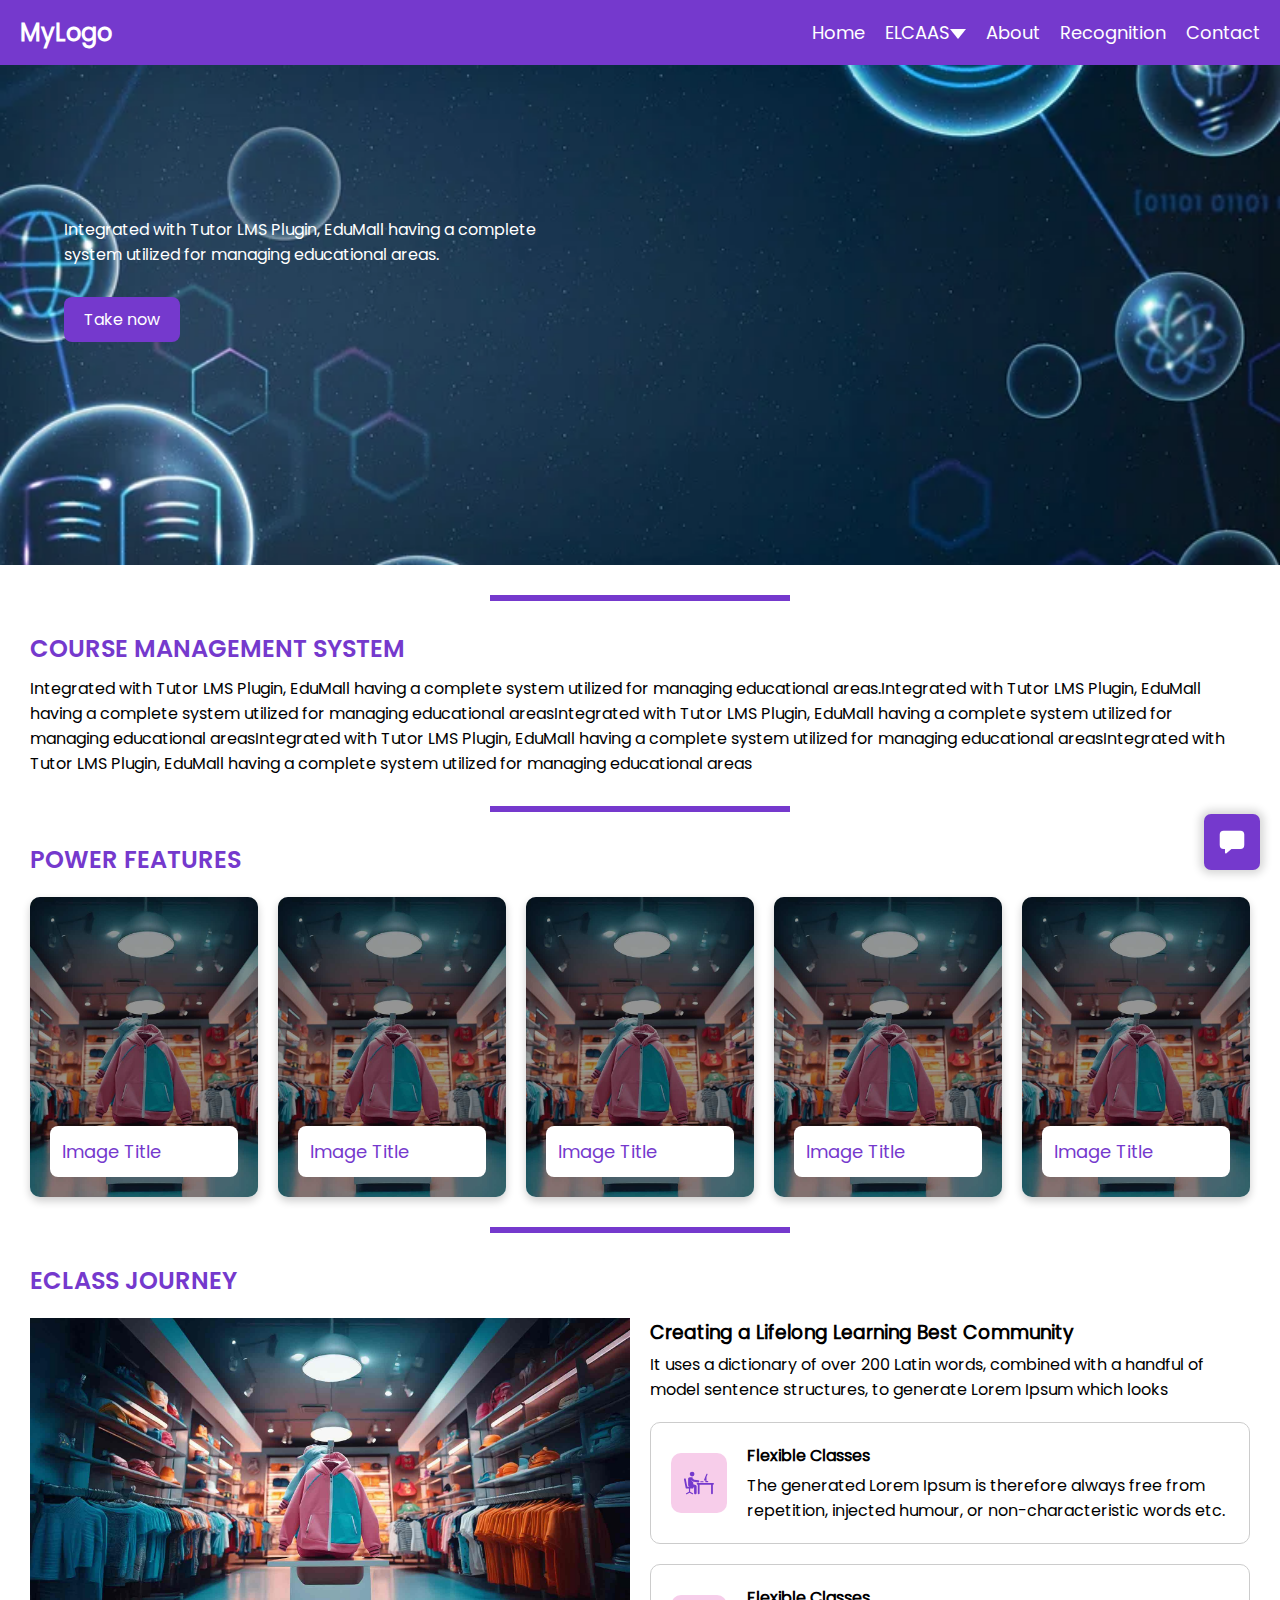
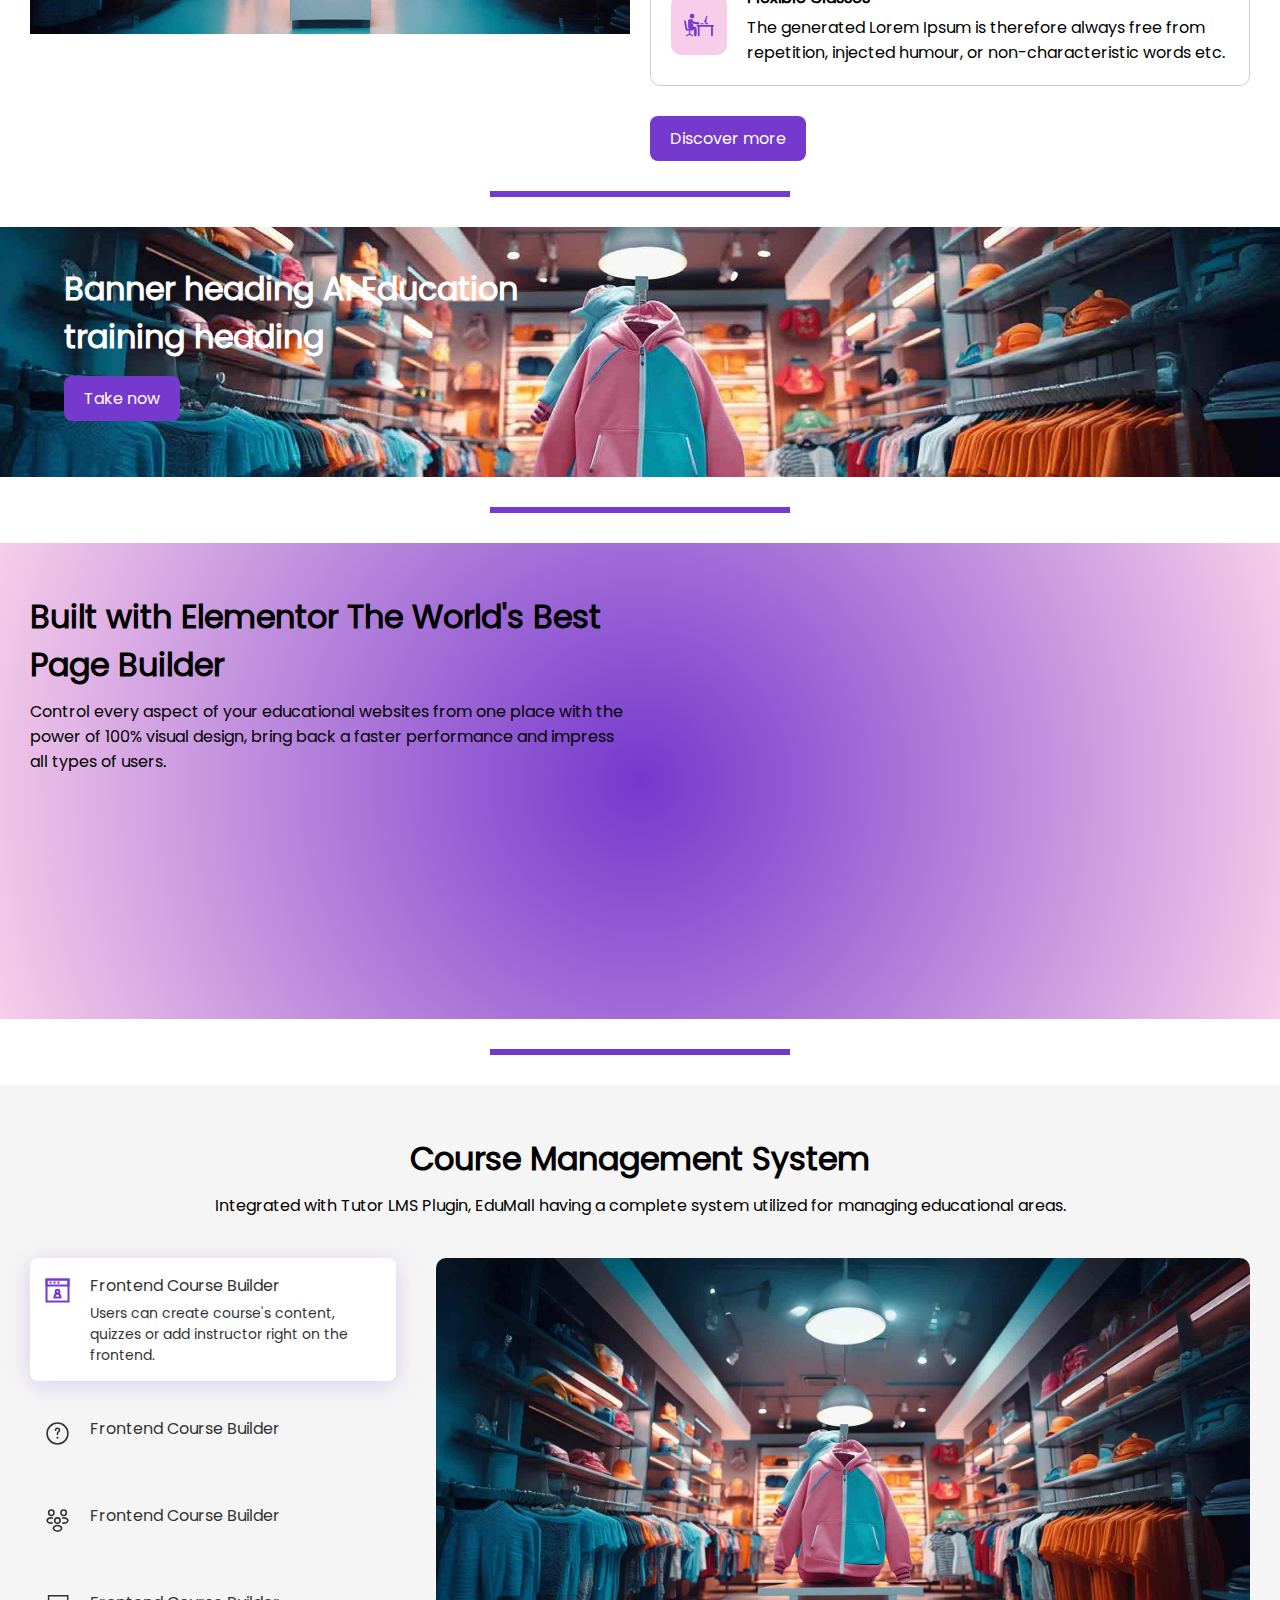
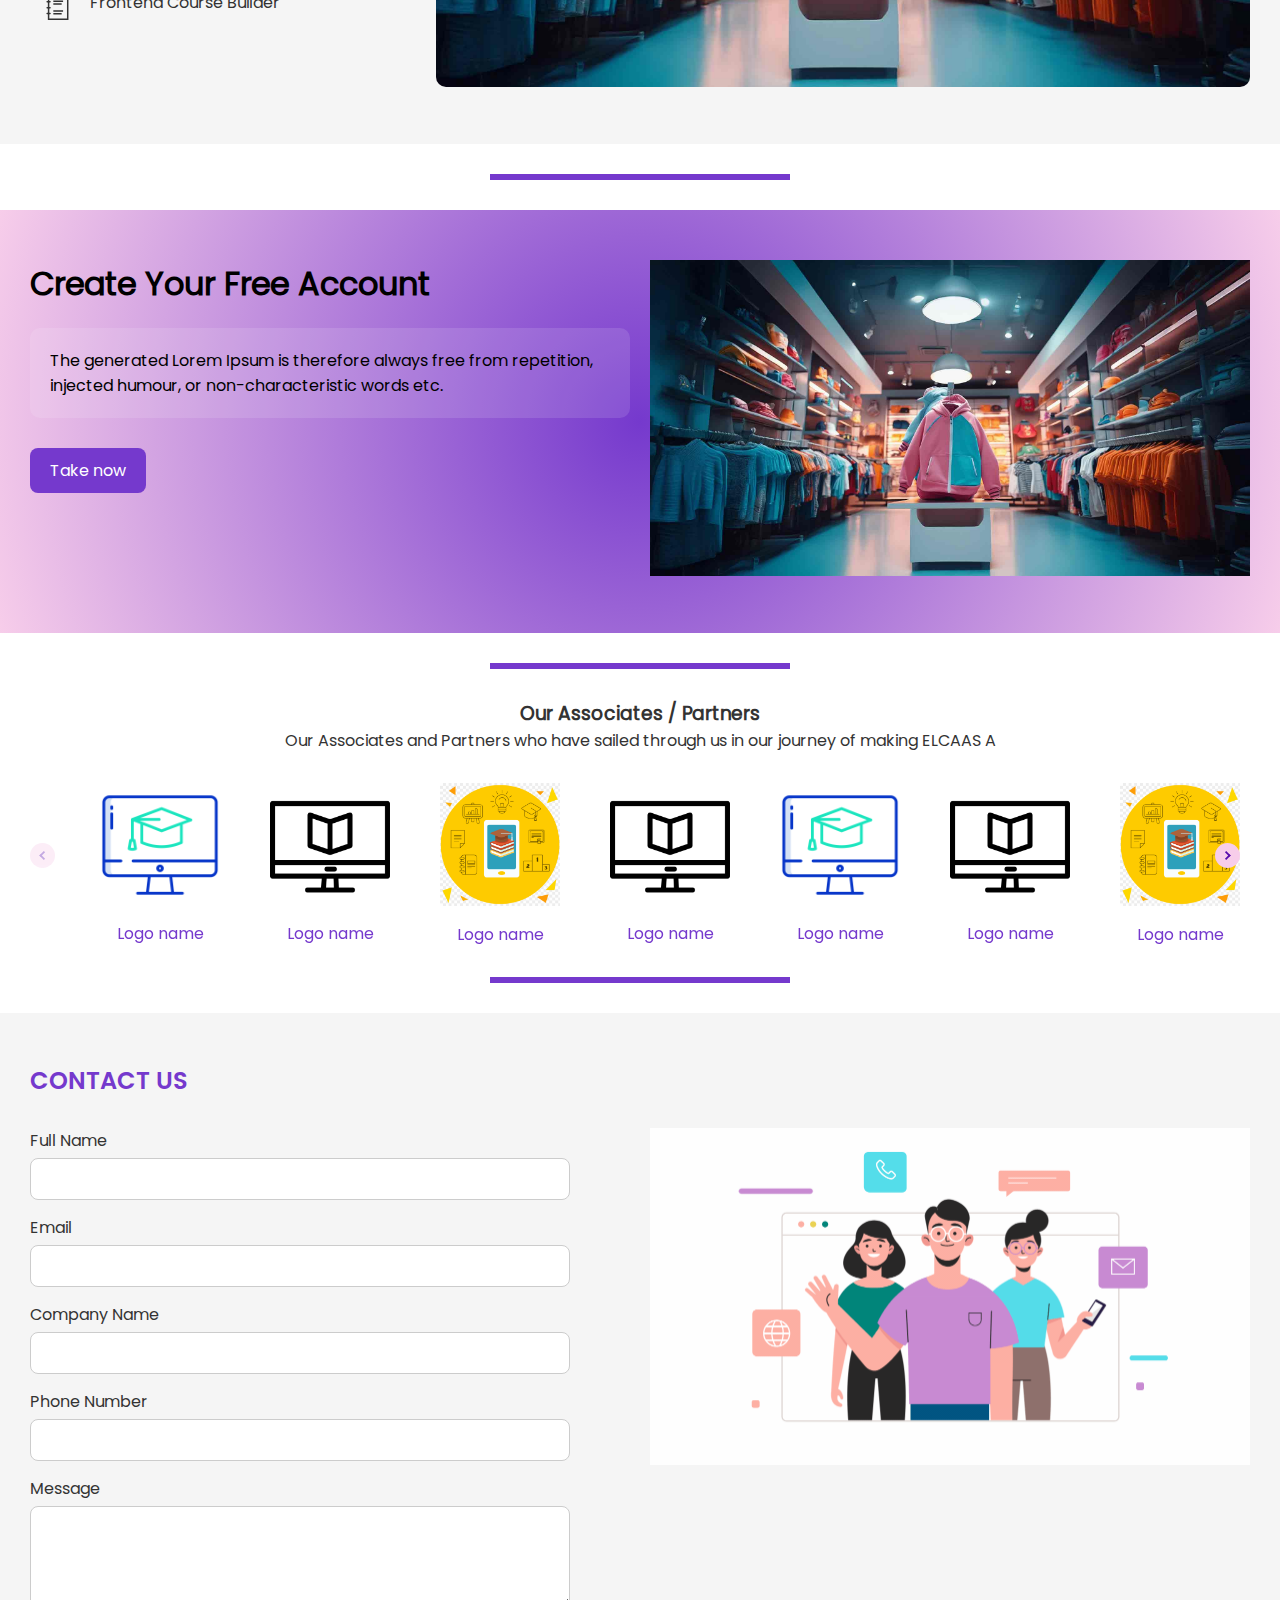
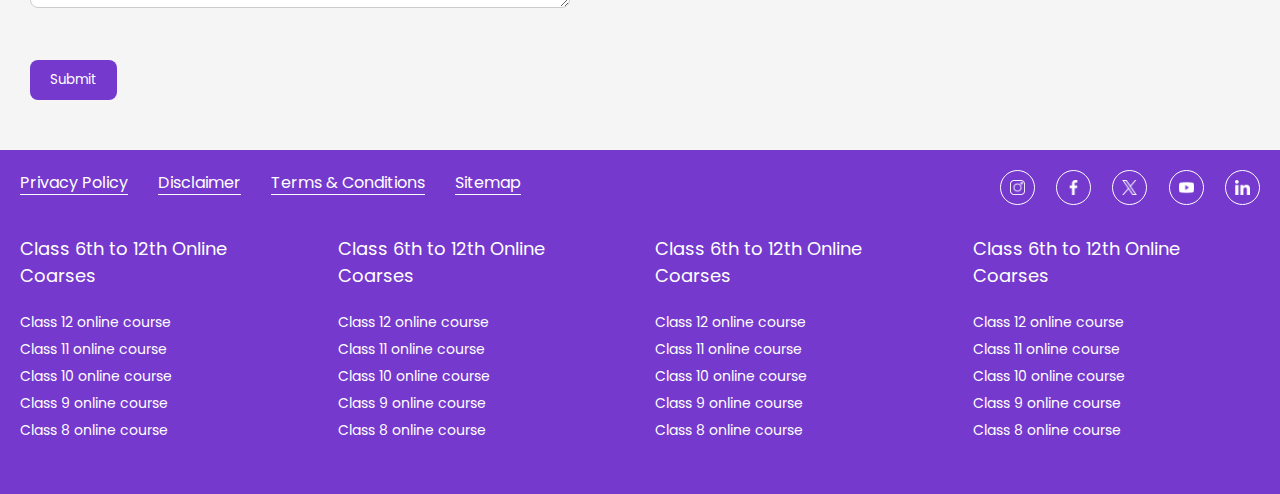
<file: index.html>
<!DOCTYPE html>
<html lang="en-US">
  <head>
    <meta charset="utf-8" />
    <meta name="viewport" content="width=device-width, initial-scale=1" />
	  
	<link rel="stylesheet" href="./styles/owl.carousel.min.css">
	<link rel="stylesheet" href="./styles/owl.theme.default.min.css">
    <link rel="stylesheet" href="./styles/swiper.css" />
    <link rel="stylesheet" href="./styles/aos.css" />
	<link rel="stylesheet" type="text/css" media="all" href="./styles/elcass.css" />

    <title>Home page</title>
  </head>

  <body>
	<div class="homepage-menu">
		<nav class="navbar">
			<div class="logo">MyLogo</div>
			<ul class="nav-links">
				<li><a href="#">Home</a></li>
				<li>
					<div class="dropdown">
						<button class="dropbtn">ELCAAS</button>
						<div class="dropdown-content">
						  <a href="#">Link 1</a>
						  <a href="#">Link 2</a>
						  <a href="#">Link 3</a>
						</div>
					</div>
				</li>
				<li><a href="#">About</a></li>
				<li><a href="#">Recognition</a></li>
				<li><a href="#">Contact</a></li>
			</ul>
			<div class="hamburger">&#9776;</div>
		</nav>

		<!-- Sidebar Menu (Mobile) -->
		<div class="side-menu">
			<span class="close-btn">&times;</span>
			<ul>
				<li><a href="#">Home</a></li>
				<li>
					<div class="dropdown">
						<button class="dropbtn">ELCAAS</button>
						<div class="dropdown-content">
						  <a href="#">Link 1</a>
						  <a href="#">Link 2</a>
						  <a href="#">Link 3</a>
						</div>
					</div>
				</li>
				<li><a href="#">About</a></li>
				<li><a href="#">Services</a></li>
				<li><a href="#">Contact</a></li>
			</ul>
		</div>
	
	<div class="owl-carousel">
		<div class="slide">
			<img src="./images/main-banner1.jpg" alt="Slide 1">
			<div class="caption">
				<div class="typing-container">
					<h1 class="banner-heading">Banner heading Banner heading</h1>
				</div>
				<p>Integrated with Tutor LMS Plugin, EduMall having a complete system utilized for managing educational areas.</p>
				<a href="#" class="primary-btn">Take now</a>
			</div>
		</div>
		<div class="slide">
			<img src="./images/main-banner2.jpg" alt="Slide 2">
			<div class="caption">
				<div class="typing-container">
					<h1 class="banner-heading">Banner heading Banner heading</h1>
				</div>
				<p>Integrated with Tutor LMS Plugin, EduMall having a complete system utilized for managing educational areas.</p>
				<a href="#" class="primary-btn">Take now</a>
			</div>
		</div>
		<div class="slide">
			<img src="./images/main-banner3.jpg" alt="Slide 3">
			<div class="caption">
				<div class="typing-container">
					<h1 class="banner-heading">Banner heading Banner heading</h1>
				</div>
				<p>Integrated with Tutor LMS Plugin, EduMall having a complete system utilized for managing educational areas.</p>
				<a href="#" class="primary-btn">Take now</a>
			</div>
		</div>
	</div>
	
	<div class="section-seperator"></div>
	
	<div Class="homepage-layout">
		<div class="main-text-wrapper">
			<h2 class="section-header margin-bottm-10px">Course Management System</h2>
			<p>Integrated with Tutor LMS Plugin, EduMall having a complete system utilized for managing educational areas.Integrated with Tutor LMS Plugin, EduMall having a complete system utilized for managing educational areasIntegrated with Tutor LMS Plugin, EduMall having a complete system utilized for managing educational areasIntegrated with Tutor LMS Plugin, EduMall having a complete system utilized for managing educational areasIntegrated with Tutor LMS Plugin, EduMall having a complete system utilized for managing educational areas</p>
		</div>
		
		<div class="section-seperator"></div>
		
		<div class="our-work-container">
			<h2 class="section-header">Power features</h2>
			<div class="work-box">
				<img src="./images/work-tile.jpg" alt="Sample Image">
				<div class="tile-title">Image Title</div>
				<div class="tile-desc">
					<div class="hover-text-wrap">
						<h4 class="overlay-title">Image Title</h4>
						<p class="overlay-desc">This is the description of the image. It slides up on hover.</p>
					</div>
					<button class="btn-work">View more</button>
				</div>
			</div>
			<div class="work-box">
				<img src="./images/work-tile.jpg" alt="Sample Image">
				<div class="tile-title">Image Title</div>
				<div class="tile-desc">
					<h4 class="overlay-title">Image Title</h4>
					<p class="overlay-desc">This is the description of the image. It slides up on hover.</p>
					<button class="btn-work">View more</button>
				</div>
			</div>
			<div class="work-box">
				<img src="./images/work-tile.jpg" alt="Sample Image">
				<div class="tile-title">Image Title</div>
				<div class="tile-desc">
					<h4 class="overlay-title">Image Title</h4>
					<p class="overlay-desc">This is the description of the image. It slides up on hover.</p>
					<button class="btn-work">View more</button>
				</div>
			</div>
			<div class="work-box">
				<img src="./images/work-tile.jpg" alt="Sample Image">
				<div class="tile-title">Image Title</div>
				<div class="tile-desc">
					<h4 class="overlay-title">Image Title</h4>
					<p class="overlay-desc">This is the description of the image. It slides up on hover.</p>
					<button class="btn-work">View more</button>
				</div>
			</div>
			<div class="work-box">
				<img src="./images/work-tile.jpg" alt="Sample Image">
				<div class="tile-title">Image Title</div>
				<div class="tile-desc">
					<h4 class="overlay-title">Image Title</h4>
					<p class="overlay-desc">This is the description of the image. It slides up on hover.</p>
					<button class="btn-work">View more</button>
				</div>
			</div>
		</div>
		
		<div class="section-seperator"></div>
		
		<div class="journey-container flex-box-container">
			<h2 class="section-header">Eclass Journey</h2>
			
			<div class="journey-img-box flex-box">
				<img src="./images/work-tile.jpg" alt="Sample Image">
			</div>
			
			<div class="journey-desc-box flex-box">
				<h3 class="journey-desc-title">Creating a Lifelong Learning Best Community</h3>
				<p class="journey-desc">It uses a dictionary of over 200 Latin words, combined with a handful of model sentence structures, to generate Lorem Ipsum which looks</p>
				
				<div class="journey-border-box flex-box-container">
					<div class="journey-svg-icon">
						<svg fill="#7539cd" version="1.1" id="Layer_1" xmlns="http://www.w3.org/2000/svg" xmlns:xlink="http://www.w3.org/1999/xlink" viewBox="0 0 511.998 511.998" xml:space="preserve">
						<g id="SVGRepo_bgCarrier" stroke-width="0"/>
						<g id="SVGRepo_tracerCarrier" stroke-linecap="round" stroke-linejoin="round"/>
						<g id="SVGRepo_iconCarrier"> <g> <g> <path d="M245.396,209.244l-69.321-8.403l-44.679-29.696c3.975,0.977,14.954,4.171,26.681,8.76 c-1.387-4.78-3.935-9.194-7.478-12.82c-5.686-5.818-13.46-9.122-21.594-9.18l-28.055-0.201 c-16.96-0.122-30.764,13.632-30.717,30.582l0.283,103.442c0.022,8.114,3.277,15.883,9.043,21.592 c4.068,4.026,9.151,6.786,14.64,8.045H55.863L29.871,189.138c-1.606-8.17-9.532-13.489-17.7-11.885 c-8.17,1.606-13.491,9.531-11.885,17.7L28.67,339.35c1.39,7.07,7.588,12.168,14.793,12.168H84.53v52.221L37.98,429.231 c-4.868,2.667-6.654,8.774-3.988,13.643s8.772,6.655,13.643,3.988l46.947-25.708l46.947,25.708 c4.871,2.668,10.978,0.878,13.643-3.988c2.667-4.868,0.881-10.976-3.988-13.643l-46.551-25.492v-52.221h44.362 c8.326,0,15.076-6.75,15.076-15.076c0-5.044-2.485-9.496-6.288-12.233l14.026,3.27v99.103c0,12.07,9.785,21.855,21.855,21.855 s21.855-9.785,21.855-21.855v-116.45c0-10.16-6.999-18.979-16.893-21.285l-40.768-9.504l0.512-31.387l-41.722-42.876 l42.864,28.489c2.367,1.573,5.068,2.571,7.89,2.912l73.612,8.923c10.019,1.21,19.065-5.932,20.272-15.889 C262.495,219.531,255.382,210.456,245.396,209.244z"/> </g> </g> <g> <g> <circle cx="138.691" cy="103.756" r="40.197"/> </g> </g> <g> <g> <path d="M498.263,256.437H229.056c-7.586,0-13.736,6.15-13.736,13.736s6.15,13.736,13.736,13.736h6.68v149.468 c0,8.317,6.742,15.06,15.06,15.06h0.06c8.317,0,15.06-6.742,15.06-15.06V283.909h196.372v149.468c0,8.317,6.742,15.06,15.06,15.06 h0.06c8.317,0,15.06-6.742,15.06-15.06V283.909h5.792c7.586,0,13.736-6.15,13.736-13.736 C511.999,262.587,505.849,256.437,498.263,256.437z"/> </g> </g> <g> <g> <path d="M404.555,223.059h-20.489v-70.055l17.247-42.213c2.099-5.138-0.364-11.006-5.503-13.105 c-5.137-2.1-11.006,0.365-13.105,5.502c-15.214,37.235-24.536,60.052-39.599,96.916c-2.099,5.139,0.365,11.007,5.503,13.106 c5.141,2.1,11.007-0.366,13.105-5.502l2.251-5.508v30.909c0,5.551,4.499,10.05,10.05,10.05h30.539c5.551,0,10.05-4.5,10.05-10.05 C414.605,227.558,410.105,223.059,404.555,223.059z"/> </g> </g> <g> <g> <path d="M324.995,224.251H286.33c-5.551,0-10.05,4.499-10.05,10.05s4.499,10.05,10.05,10.05h38.665 c5.551,0,10.05-4.499,10.05-10.05S330.546,224.251,324.995,224.251z"/> </g> </g> </g>
						</svg>
					</div>
					<div class="journey-desc-box flex-box">
						<h4 class="journey-desc-title">Flexible Classes</h4>
						<p class="journey-desc">The generated Lorem Ipsum is therefore always free from repetition, injected humour, or non-characteristic words etc.</p>
					</div>
				</div>
				
				<div class="journey-border-box flex-box-container">
					<div class="journey-svg-icon">
						<svg fill="#7539cd" version="1.1" id="Layer_1" xmlns="http://www.w3.org/2000/svg" xmlns:xlink="http://www.w3.org/1999/xlink" viewBox="0 0 511.998 511.998" xml:space="preserve">
						<g id="SVGRepo_bgCarrier" stroke-width="0"/>
						<g id="SVGRepo_tracerCarrier" stroke-linecap="round" stroke-linejoin="round"/>
						<g id="SVGRepo_iconCarrier"> <g> <g> <path d="M245.396,209.244l-69.321-8.403l-44.679-29.696c3.975,0.977,14.954,4.171,26.681,8.76 c-1.387-4.78-3.935-9.194-7.478-12.82c-5.686-5.818-13.46-9.122-21.594-9.18l-28.055-0.201 c-16.96-0.122-30.764,13.632-30.717,30.582l0.283,103.442c0.022,8.114,3.277,15.883,9.043,21.592 c4.068,4.026,9.151,6.786,14.64,8.045H55.863L29.871,189.138c-1.606-8.17-9.532-13.489-17.7-11.885 c-8.17,1.606-13.491,9.531-11.885,17.7L28.67,339.35c1.39,7.07,7.588,12.168,14.793,12.168H84.53v52.221L37.98,429.231 c-4.868,2.667-6.654,8.774-3.988,13.643s8.772,6.655,13.643,3.988l46.947-25.708l46.947,25.708 c4.871,2.668,10.978,0.878,13.643-3.988c2.667-4.868,0.881-10.976-3.988-13.643l-46.551-25.492v-52.221h44.362 c8.326,0,15.076-6.75,15.076-15.076c0-5.044-2.485-9.496-6.288-12.233l14.026,3.27v99.103c0,12.07,9.785,21.855,21.855,21.855 s21.855-9.785,21.855-21.855v-116.45c0-10.16-6.999-18.979-16.893-21.285l-40.768-9.504l0.512-31.387l-41.722-42.876 l42.864,28.489c2.367,1.573,5.068,2.571,7.89,2.912l73.612,8.923c10.019,1.21,19.065-5.932,20.272-15.889 C262.495,219.531,255.382,210.456,245.396,209.244z"/> </g> </g> <g> <g> <circle cx="138.691" cy="103.756" r="40.197"/> </g> </g> <g> <g> <path d="M498.263,256.437H229.056c-7.586,0-13.736,6.15-13.736,13.736s6.15,13.736,13.736,13.736h6.68v149.468 c0,8.317,6.742,15.06,15.06,15.06h0.06c8.317,0,15.06-6.742,15.06-15.06V283.909h196.372v149.468c0,8.317,6.742,15.06,15.06,15.06 h0.06c8.317,0,15.06-6.742,15.06-15.06V283.909h5.792c7.586,0,13.736-6.15,13.736-13.736 C511.999,262.587,505.849,256.437,498.263,256.437z"/> </g> </g> <g> <g> <path d="M404.555,223.059h-20.489v-70.055l17.247-42.213c2.099-5.138-0.364-11.006-5.503-13.105 c-5.137-2.1-11.006,0.365-13.105,5.502c-15.214,37.235-24.536,60.052-39.599,96.916c-2.099,5.139,0.365,11.007,5.503,13.106 c5.141,2.1,11.007-0.366,13.105-5.502l2.251-5.508v30.909c0,5.551,4.499,10.05,10.05,10.05h30.539c5.551,0,10.05-4.5,10.05-10.05 C414.605,227.558,410.105,223.059,404.555,223.059z"/> </g> </g> <g> <g> <path d="M324.995,224.251H286.33c-5.551,0-10.05,4.499-10.05,10.05s4.499,10.05,10.05,10.05h38.665 c5.551,0,10.05-4.499,10.05-10.05S330.546,224.251,324.995,224.251z"/> </g> </g> </g>
						</svg>
					</div>
					<div class="journey-desc-box flex-box">
						<h4 class="journey-desc-title">Flexible Classes</h4>
						<p class="journey-desc">The generated Lorem Ipsum is therefore always free from repetition, injected humour, or non-characteristic words etc.</p>
					</div>
				</div>
				
				<a href="#" class="primary-btn">Discover more</a>
			</div>
			
		</div>
		
		<div class="section-seperator"></div>
	</div>
	
	<div class="owl-carousel full-width-carousel">
		<div class="slide">
			<img src="./images/work-tile.jpg" alt="Slide 1">
			<div class="caption">
				<h1 class="fullwidth-banner-heading">Banner heading AI Education training heading</h1>
				<a href="#" class="primary-btn fullwidth-slider-btn">Take now</a>
			</div>
		</div>
		<div class="slide">
			<img src="./images/main-banner1.jpg" alt="Slide 2">
			<div class="caption">
				<h1 class="fullwidth-banner-heading">Banner heading AI Education training heading</h1>
				<a href="#" class="primary-btn fullwidth-slider-btn">Take now</a>
			</div>
		</div>
		<div class="slide">
			<img src="./images/work-tile.jpg" alt="Slide 3">
			<div class="caption">
				<h1 class="fullwidth-banner-heading">Banner heading AI Education training heading</h1>
				<a href="#" class="primary-btn fullwidth-slider-btn">Take now</a>
			</div>
		</div>
	</div>
	
	<div class="section-seperator"></div>
	
	<div class="eclass-video-container flex-box-container">
		<div class="video-desc-box flex-box">
			<h1 class="video-desc-title">Built with Elementor The World's Best Page Builder</h1>
			<p class="video-desc">Control every aspect of your educational websites from one place with the power of 100% visual design, bring back a faster performance and impress all types of users.</p>
		</div>
		
		<div class="video-box flex-box">
			<iframe src="https://www.youtube.com/embed/tgbNymZ7vqY"></iframe>
		</div>
	</div>
	
	<div class="section-seperator"></div>
	
	<div class="tab-container">
		<h1 class="course-header">Course Management System</h1>
		<p class="course-desc">Integrated with Tutor LMS Plugin, EduMall having a complete system utilized for managing educational areas.</p>
		
		<div class="tab-flex-container">
			<div class="tab-buttons">
				<a href="#" class="tab-link active" data-tab="tab1">
					<div class="nav-tab-icon">
						<svg viewBox="0 0 24 24" xmlns="http://www.w3.org/2000/svg" fill="#333" stroke="#333">
							<g id="SVGRepo_bgCarrier" stroke-width="0"/>
							<g id="SVGRepo_tracerCarrier" stroke-linecap="round" stroke-linejoin="round"/>
							<g id="SVGRepo_iconCarrier"> <defs> <style>.cls-1{fill:none;stroke:#333;stroke-miterlimit:10;stroke-width:1.92px;}</style> </defs> <g id="roll_brush" data-name="roll brush"> <circle class="cls-1" cx="12.01" cy="13.12" r="1.8"/> <rect class="cls-1" x="1.46" y="1.49" width="21.1" height="21.1"/> <polygon class="cls-1" points="22.56 7.25 16.28 7.25 14.37 7.25 1.46 7.25 1.46 1.49 22.56 1.49 22.56 7.25"/> <line class="cls-1" x1="4.34" y1="4.37" x2="6.25" y2="4.37"/> <line class="cls-1" x1="8.17" y1="4.37" x2="10.09" y2="4.37"/> <line class="cls-1" x1="12.01" y1="4.37" x2="13.93" y2="4.37"/> <path class="cls-1" d="M14,15.76a2.88,2.88,0,0,0-4.91,2v1h5.76v-1A2.88,2.88,0,0,0,14,15.76Z"/> </g> </g>
						</svg>
					</div>
					<div class="nav-tab-heading">
						<div class="nav-tab-title">Frontend Course Builder</div>
						<div class="nav-tab-description">Users can create course's content, quizzes or add instructor right on the frontend.</div>
					</div>
				</a>
				<a href="#" class="tab-link" data-tab="tab2">
					<div class="nav-tab-icon">
						<svg viewBox="0 0 24 24" fill="none" xmlns="http://www.w3.org/2000/svg">
							<g id="SVGRepo_bgCarrier" stroke-width="0"/>
							<g id="SVGRepo_tracerCarrier" stroke-linecap="round" stroke-linejoin="round"/>
							<g id="SVGRepo_iconCarrier"> <circle cx="12" cy="12" r="10" stroke="#333" stroke-width="1.5"/> <path d="M10.125 8.875C10.125 7.83947 10.9645 7 12 7C13.0355 7 13.875 7.83947 13.875 8.875C13.875 9.56245 13.505 10.1635 12.9534 10.4899C12.478 10.7711 12 11.1977 12 11.75V13" stroke="#333" stroke-width="1.5" stroke-linecap="round"/> <circle cx="12" cy="16" r="1" fill="#333"/> </g>
						</svg>
					</div>
					<div class="nav-tab-heading">
						<div class="nav-tab-title">Frontend Course Builder</div>
						<div class="nav-tab-description">Users can create course's content, quizzes or add instructor right on the frontend.</div>
					</div>
				</a>
				<a href="#" class="tab-link" data-tab="tab3">
					<div class="nav-tab-icon">
						<svg viewBox="0 0 24 24" fill="none" xmlns="http://www.w3.org/2000/svg" stroke="#333">
							<g id="SVGRepo_bgCarrier" stroke-width="0"/>
							<g id="SVGRepo_tracerCarrier" stroke-linecap="round" stroke-linejoin="round"/>
							<g id="SVGRepo_iconCarrier"> <path d="M18 7.16C17.94 7.15 17.87 7.15 17.81 7.16C16.43 7.11 15.33 5.98 15.33 4.58C15.33 3.15 16.48 2 17.91 2C19.34 2 20.49 3.16 20.49 4.58C20.48 5.98 19.38 7.11 18 7.16Z" stroke="#333" stroke-width="1.5" stroke-linecap="round" stroke-linejoin="round"/> <path d="M16.9699 14.44C18.3399 14.67 19.8499 14.43 20.9099 13.72C22.3199 12.78 22.3199 11.24 20.9099 10.3C19.8399 9.59004 18.3099 9.35003 16.9399 9.59003" stroke="#333" stroke-width="1.5" stroke-linecap="round" stroke-linejoin="round"/> <path d="M5.96998 7.16C6.02998 7.15 6.09998 7.15 6.15998 7.16C7.53998 7.11 8.63998 5.98 8.63998 4.58C8.63998 3.15 7.48998 2 6.05998 2C4.62998 2 3.47998 3.16 3.47998 4.58C3.48998 5.98 4.58998 7.11 5.96998 7.16Z" stroke="#333" stroke-width="1.5" stroke-linecap="round" stroke-linejoin="round"/> <path d="M6.99994 14.44C5.62994 14.67 4.11994 14.43 3.05994 13.72C1.64994 12.78 1.64994 11.24 3.05994 10.3C4.12994 9.59004 5.65994 9.35003 7.02994 9.59003" stroke="#333" stroke-width="1.5" stroke-linecap="round" stroke-linejoin="round"/> <path d="M12 14.63C11.94 14.62 11.87 14.62 11.81 14.63C10.43 14.58 9.32996 13.45 9.32996 12.05C9.32996 10.62 10.48 9.46997 11.91 9.46997C13.34 9.46997 14.49 10.63 14.49 12.05C14.48 13.45 13.38 14.59 12 14.63Z" stroke="#333" stroke-width="1.5" stroke-linecap="round" stroke-linejoin="round"/> <path d="M9.08997 17.78C7.67997 18.72 7.67997 20.26 9.08997 21.2C10.69 22.27 13.31 22.27 14.91 21.2C16.32 20.26 16.32 18.72 14.91 17.78C13.32 16.72 10.69 16.72 9.08997 17.78Z" stroke="#333" stroke-width="1.5" stroke-linecap="round" stroke-linejoin="round"/> </g>
						</svg>
					</div>
					<div class="nav-tab-heading">
						<div class="nav-tab-title">Frontend Course Builder</div>
						<div class="nav-tab-description">Users can create course's content, quizzes or add instructor right on the frontend.</div>
					</div>
				</a>
				<a href="#" class="tab-link" data-tab="tab4">
					<div class="nav-tab-icon">
						<svg fill="#333" viewBox="0 0 1920 1920" xmlns="http://www.w3.org/2000/svg" stroke="#333">
							<g id="SVGRepo_bgCarrier" stroke-width="0"/>
							<g id="SVGRepo_tracerCarrier" stroke-linecap="round" stroke-linejoin="round"/>
							<g id="SVGRepo_iconCarrier"> <path d="M1801.441 0v1920H219.03v-439.216h-56.514c-31.196 0-56.515-25.299-56.515-56.47 0-31.172 25.319-56.47 56.515-56.47h56.514V1029.02h-56.514c-31.196 0-56.515-25.3-56.515-56.471 0-31.172 25.319-56.47 56.515-56.47h56.514V577.254h-56.514c-31.196 0-56.515-25.299-56.515-56.47 0-31.172 25.319-56.471 56.515-56.471h56.514V0h1582.412Zm-113.03 112.941H332.06v351.373h56.515c31.196 0 56.514 25.299 56.514 56.47 0 31.172-25.318 56.47-56.514 56.47H332.06v338.824h56.515c31.196 0 56.514 25.3 56.514 56.471 0 31.172-25.318 56.47-56.514 56.47H332.06v338.824h56.515c31.196 0 56.514 25.299 56.514 56.47 0 31.172-25.318 56.471-56.514 56.471H332.06v326.275h1356.353V112.94ZM640.289 425.201H1388.9v112.94H640.288v-112.94Zm0 214.83h639.439v112.94h-639.44v-112.94Zm0 534.845H1388.9v112.94H640.288v-112.94Zm0 214.83h639.439v112.94h-639.44v-112.94Z" fill-rule="evenodd"/> </g>
						</svg>
					</div>
					<div class="nav-tab-heading">
						<div class="nav-tab-title">Frontend Course Builder</div>
						<div class="nav-tab-description">Users can create course's content, quizzes or add instructor right on the frontend.</div>
					</div>
				</a>
			</div>

			<div class="tab-content-container">
				<div id="tab1" class="tab-content">
					<img src="./images/work-tile.jpg" alt="Sample Image">
				</div>
				<div id="tab2" class="tab-content">
					<div class="tab-desc">
						<h3 class="margin-bottm-10px">Tab 2 Content</h3>
						<p>This is the content of the second tab. Control every aspect of your educational websites from one place with the power of 100% visual design, bring back a faster performance and impress all types of users.</p>
					</div>
					<img src="./images/work-tile.jpg" alt="Sample Image">
				</div>
				<div id="tab3" class="tab-content">
					<h3>Tab 3 Content</h3>
					<p>This is the content of the third tab. Control every aspect of your educational websites from one place with the power of 100% visual design, bring back a faster performance and impress all types of users. This is the content of the third tab. Control every aspect of your educational websites from one place with the power of 100% visual design, bring back a faster performance and impress all types of users. This is the content of the third tab. Control every aspect of your educational websites from one place with the power of 100% visual design, bring back a faster performance and impress all types of users. This is the content of the third tab. Control every aspect of your educational websites from one place with the power of 100% visual design, bring back a faster performance and impress all types of users.</p>
				</div>
				<div id="tab4" class="tab-content">
					<div class="tab-desc">
						<h3 class="margin-bottm-10px">Tab 4 Content</h3>
						<p>This is the content of the second tab. Control every aspect of your educational websites from one place with the power of 100% visual design, bring back a faster performance and impress all types of users.</p>
					</div>
					<img src="./images/work-tile.jpg" alt="Sample Image">
				</div>
			</div>
		</div>
	
	</div>
	
	<div class="section-seperator"></div>
	
	<div class="school-onboaring-container flex-box-container">
			<div class="journey-desc-box flex-box">
				<h1 class="journey-desc-title">Create Your Free Account</h1>
				<div class="journey-border-box flex-box-container">
					<p class="journey-desc">The generated Lorem Ipsum is therefore always free from repetition, injected humour, or non-characteristic words etc.</p>
				</div>
				<a href="#" class="primary-btn">Take now</a>
			</div>
			<div class="journey-img-box flex-box">
				<img src="./images/work-tile.jpg" alt="Sample Image">
			</div>
			
		</div>
		
		<div class="section-seperator"></div>
		
	<div Class="homepage-layout">
		<div class="logo-slider-container">
			<div class="logo-slider-header">
				<h3>Our Associates / Partners</h3>
				<p>Our Associates and Partners who have sailed through us in our journey of making ELCAAS A</p>
			</div>
              <div class="swiper">
                <div class="swiper-wrapper">
                  <a href="#" class="swiper-slide logo-block">
					<div class="logo-img-box">
						<img src="./images/logo1.png" alt="Sample Image">
					</div>
                    <p class="logo-name">Logo name</p>
                  </a>
				  <a href="#" class="swiper-slide logo-block">
					<div class="logo-img-box">
						<img src="./images/logo2.png" alt="Sample Image">
					</div>
                    <p class="logo-name">Logo name</p>
                  </a>
				  <a href="#" class="swiper-slide logo-block">
					<div class="logo-img-box">
						<img src="./images/logo3.png" alt="Sample Image">
					</div>
                    <p class="logo-name">Logo name</p>
                  </a>
				  <a href="#" class="swiper-slide logo-block">
					<div class="logo-img-box">
						<img src="./images/logo2.png" alt="Sample Image">
					</div>
                    <p class="logo-name">Logo name</p>
                  </a>
				  <a href="#" class="swiper-slide logo-block">
					<div class="logo-img-box">
						<img src="./images/logo1.png" alt="Sample Image">
					</div>
                    <p class="logo-name">Logo name</p>
                  </a>
				  <a href="#" class="swiper-slide logo-block">
					<div class="logo-img-box">
						<img src="./images/logo2.png" alt="Sample Image">
					</div>
                    <p class="logo-name">Logo name</p>
                  </a>
				  <a href="#" class="swiper-slide logo-block">
					<div class="logo-img-box">
						<img src="./images/logo3.png" alt="Sample Image">
					</div>
                    <p class="logo-name">Logo name</p>
                  </a>
				  <a href="#" class="swiper-slide logo-block">
					<div class="logo-img-box">
						<img src="./images/logo2.png" alt="Sample Image">
					</div>
                    <p class="logo-name">Logo name</p>
                  </a>
                  <a href="#" class="swiper-slide logo-block">
					<div class="logo-img-box">
						<img src="./images/logo3.png" alt="Sample Image">
					</div>
                    <p class="logo-name">Logo name</p>
                  </a>
                </div>
                <div class="swiper-button-next">
                  <img src="./images/right-chevron-purple.svg" alt="next" />
                </div>
                <div class="swiper-button-prev">
                  <img src="./images/left-chevron.svg" alt="prev" />
                </div>
                <div class="swiper-pagination"></div>
              </div>
		</div>
	</div>
	
	<div class="section-seperator"></div>
	
	<div class="contact-us-container flex-box-container">
		<h2 class="section-header margin-bottm-10px">Contact Us</h2>
			<div class="flex-box">
				<form action="#" method="POST">
					<div class="input-group">
						<label for="fullname">Full Name</label>
						<input type="text" id="fullname" name="fullname" required>
					</div>

					<div class="input-group">
						<label for="email">Email</label>
						<input type="email" id="email" name="email" required>
					</div>

					<div class="input-group">
						<label for="company">Company Name</label>
						<input type="text" id="company" name="company">
					</div>

					<div class="input-group">
						<label for="phone">Phone Number</label>
						<input type="tel" id="phone" name="phone" required>
					</div>

					<div class="input-group">
						<label for="message">Message</label>
						<textarea id="message" name="message" rows="4" required></textarea>
					</div>

					<button class="primary-btn tbn-submit" type="submit">Submit</button>
				</form>
			</div>
			<div class="flex-box">
				<img src="./images/contact-us.gif" alt="Contact us" />
			</div>
	</div>
	
	<div class="chatbox-container">
			<svg fill="#fff" viewBox="0 0 512 512" xmlns="http://www.w3.org/2000/svg" stroke="#fff">
				<g id="SVGRepo_bgCarrier" stroke-width="0"/>
				<g id="SVGRepo_tracerCarrier" stroke-linecap="round" stroke-linejoin="round"/>
				<g id="SVGRepo_iconCarrier">
				<path d="M144,464a16,16,0,0,1-16-16V384H104a72.08,72.08,0,0,1-72-72V120a72.08,72.08,0,0,1,72-72H408a72.08,72.08,0,0,1,72,72V312a72.08,72.08,0,0,1-72,72H245.74l-91.49,76.29A16.05,16.05,0,0,1,144,464Z"/>
				</g>
			</svg>
	</div>
	
	<footer class="elcass-footer" id="footer">
        <div class="footer-wrapper">
         <div class="footer-links-section">
           <a href="#" class="footer-anchor">Privacy Policy</a>
           <a href="#" class="footer-anchor">Disclaimer</a>
           <a href="#" class="footer-anchor">Terms & Conditions</a>
           <a href="#" class="footer-anchor">Sitemap</a>
         </div>
         <div class="footer-social-media">
           <a href="#" class="social-media-icon">
             <img src="./images/instagram.png" alt="insta" />
           </a>
           <a href="#" class="social-media-icon">
             <img src="./images/facebook.png" alt="facebook" />
           </a>
           <a href="#" class="social-media-icon">
             <img src="./images/twitter.png" alt="twitter" />
           </a>
           <a href="#" class="social-media-icon">
             <img src="./images/youtube.png" alt="youtube" />
           </a>
           <a href="#" class="social-media-icon">
             <img src="./images/linkedin-logo.png" alt="linkedin" />
           </a>
         </div>
         <div class="footer-coarse-links">
           <ul class="footer-ul">
             <li class="footer-title-li">Class 6th to 12th Online Coarses</li>
             <li class="footer-li"><a href="#">Class 12 online course</a></li>
             <li class="footer-li"><a href="#">Class 11 online course</a></li>
             <li class="footer-li"><a href="#">Class 10 online course</a></li>
             <li class="footer-li"><a href="#">Class 9 online course</a></li>
             <li class="footer-li"><a href="#">Class 8 online course</a></li>
           </ul>
           <ul class="footer-ul">
             <li class="footer-title-li">Class 6th to 12th Online Coarses</li>
             <li class="footer-li"><a href="#">Class 12 online course</a></li>
             <li class="footer-li"><a href="#">Class 11 online course</a></li>
             <li class="footer-li"><a href="#">Class 10 online course</a></li>
             <li class="footer-li"><a href="#">Class 9 online course</a></li>
             <li class="footer-li"><a href="#">Class 8 online course</a></li>
           </ul>
           <ul class="footer-ul">
             <li class="footer-title-li">Class 6th to 12th Online Coarses</li>
             <li class="footer-li"><a href="#">Class 12 online course</a></li>
             <li class="footer-li"><a href="#">Class 11 online course</a></li>
             <li class="footer-li"><a href="#">Class 10 online course</a></li>
             <li class="footer-li"><a href="#">Class 9 online course</a></li>
             <li class="footer-li"><a href="#">Class 8 online course</a></li>
           </ul>
           <ul class="footer-ul">
             <li class="footer-title-li">Class 6th to 12th Online Coarses</li>
             <li class="footer-li"><a href="#">Class 12 online course</a></li>
             <li class="footer-li"><a href="#">Class 11 online course</a></li>
             <li class="footer-li"><a href="#">Class 10 online course</a></li>
             <li class="footer-li"><a href="#">Class 9 online course</a></li>
             <li class="footer-li"><a href="#">Class 8 online course</a></li>
           </ul>
         </div>
        </div>
       </footer>
	
    <script src="./js/jquery-3.7.1.min.js"></script>
	<script src="./js/jquery-ui.min.js"></script>
	<script src="./js/jquery.ui.touch-punch.min.js"></script>
    <script src="./js/swiper.js"></script>
	<script src="./js/dataTables.js"></script>
	<script src="./js/owl.carousel.min.js"></script>
    <script src="./js/common-js.js"></script>
    <script src="./js/aos.js"></script>
	
	 <script>      
      jQuery(document).ready(function () {
        AOS.init({
              selector: 'header[data-aos]',
              once: true,  // Change to false if you want to repeat animation
              offset: 200,
              duration: 600
          });
        //animation script
        AOS.init({
          duration: 800,
          easing: 'ease-in-out',
          once: true,
          mirror: true, // re-animate on scroll back up
        });
      });      
    </script>
  </body>
</html>
</file>
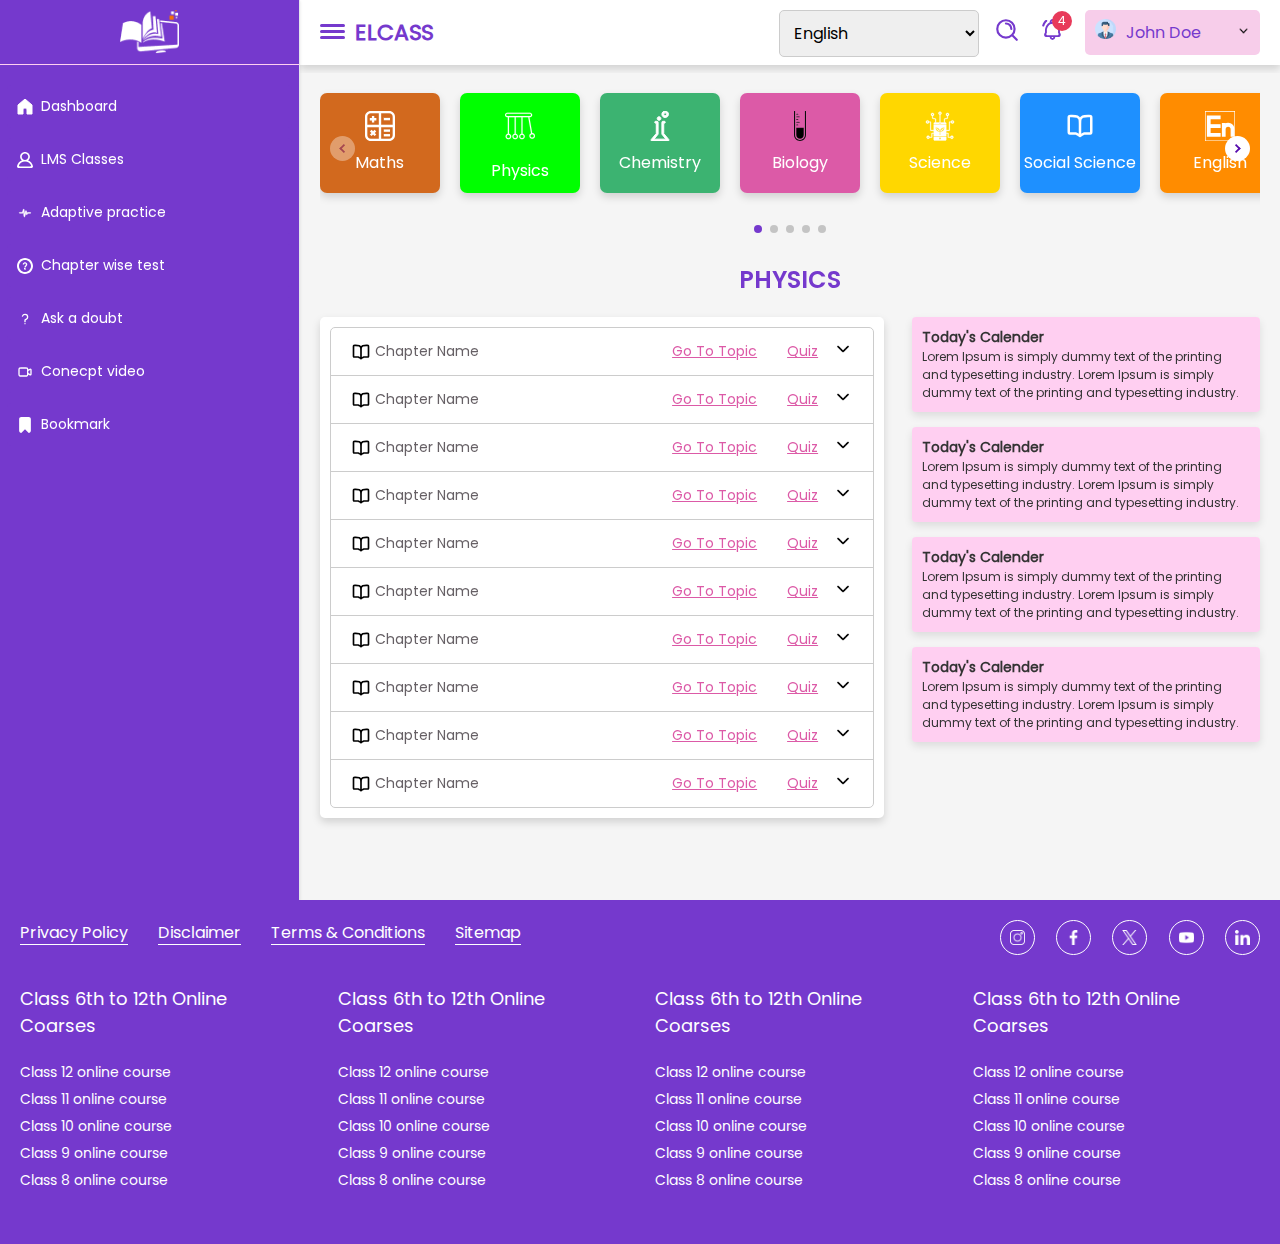
<file: chapter.html>
<!DOCTYPE html>
<html lang="en-US">
  <head>
    <meta charset="utf-8" />
    <meta name="viewport" content="width=device-width, initial-scale=1" />
    <title>Chapter</title>       
	<link rel="stylesheet" href="./styles/swiper.css" />
	<link rel="stylesheet" href="./styles/owl.carousel.min.css">
	<link rel="stylesheet" href="./styles/owl.theme.default.min.css">
	<link
		  rel="stylesheet"
		  type="text/css"
		  media="all"
		  href="./styles/elcass.css" />

	<link rel="stylesheet" href="./styles/aos.css">
  </head>

  <body class="body-layout">
  
    <div class="website-layout-wrapper">
      <div class="chapter-page">
        <aside class="chapter-topics-layout open" id="sidebar">
          
          <div class="main-logo-plot">
            <img src="./images/white-logo.png" class="logo-icon" alt="logo" />
            <button class="mobile-close">
              <img src="./images/close-white.svg" alt="close" />
            </button>
          </div>
          <div class="topics-wrapper">
            <ul class="topics-list">
              <li class="topic-item">
                <a href="#" class="topic-link">
                  <img class="topic-icon" src="./images/home.svg" alt="Lock" />
                  Dashboard
                
                </a>
                
              </li>
              <li class="topic-item">
                <a href="#" class="topic-link">
                  <img class="topic-icon" src="./images/profile.svg" alt="Lock" />
                 LMS Classes
                 
                </a>
                
              </li>
              <li class="topic-item">
                <a href="#" class="topic-link">
                  <img class="topic-icon" src="./images/heartbeat.svg" alt="Lock" />
                  Adaptive practice
                 
                </a>

               
              </li>
              <li class="topic-item">
                <a href="#" class="topic-link">
                  <img class="topic-icon" src="./images/question-mark.svg" alt="Lock" />
                  Chapter wise test
                  
                </a>
               
              </li>
              <li class="topic-item">
                <a href="#" class="topic-link">
                  <img class="topic-icon" src="./images/question.svg" alt="Lock" />
                 Ask a doubt
                  
                </a>
                
              </li>
              <li class="topic-item">
                <a href="#" class="topic-link">
                  <img class="topic-icon" src="./images/video.svg" alt="Lock" />
                 Conecpt video
                 
                </a>
               
              </li>
              <li class="topic-item">
                <a href="#" class="topic-link">
                  <img class="topic-icon" src="./images/bookmark.svg" alt="Lock" />
                 Bookmark
                 
                </a>
                
               
              </li>

            </ul>
          </div>
        </aside>
        <div class="right-side-wrapper" id="main-content">
          <div class="top-navbar">
            <button class="hamburger-icon">
              <span class="collapse-icon"></span>
              <span class="collapse-icon"></span>
              <span class="collapse-icon"></span>
            </button>
            <div class="text-logo">ELCASS</div>
            <div class="right-content">
              <div class="language-select">
					<select id="language">
						<option value="en">English</option>
						<option value="es">Spanish</option>
						<option value="fr">French</option>
						<option value="de">German</option>
						<option value="zh">Chinese</option>
					</select>
				</div>
              <div class="search-plot">
                <!--<input type="search" class="search-input" />-->
                <button class="search-btn">
                  <img src="./images/search.svg" alt="Search" />
                </button>
              </div>
              <div class="notification-plot">
                <div class="notification-buttble">4</div>
                
                <button class="notification-btn"><img src="./images/notifications.svg" alt="notification"/></button>
                <div class="notification-popup">
                  <div class="popup-arrow"></div>
                  <div class="notification-row">
                    <div class="notification-icon">
                      <svg viewBox="0 0 24 24" fill="none" xmlns="http://www.w3.org/2000/svg" stroke="#dc5aa7"><g id="SVGRepo_bgCarrier" stroke-width="0"></g><g id="SVGRepo_tracerCarrier" stroke-linecap="round" stroke-linejoin="round"></g><g id="SVGRepo_iconCarrier"><path d="M18.6 3H5.4A2.4 2.4 0 0 0 3 5.4v15.2A2.4 2.4 0 0 0 5.4 23h13.2a2.4 2.4 0 0 0 2.4-2.4V5.4A2.4 2.4 0 0 0 18.6 3Z" fill="#dc5aa7" fill-opacity=".16" stroke="#dc5aa7" stroke-width="1.5" stroke-miterlimit="10"></path><path d="M7 14h10M7 11h10M7 17h6" stroke="#dc5aa7" stroke-width="1.5" stroke-miterlimit="10" stroke-linecap="round"></path><path d="M15.2 6a.8.8 0 0 0 .8-.8V3H8v2.2a.8.8 0 0 0 .8.8h6.4Z" fill="#ffffff"></path><path d="M16 3v2.2a.8.8 0 0 1-.8.8H8.8a.8.8 0 0 1-.8-.8V3" stroke="#dc5aa7" stroke-width="1.5" stroke-miterlimit="10" stroke-linecap="round"></path><path d="M18.6 3H5.4A2.4 2.4 0 0 0 3 5.4v15.2A2.4 2.4 0 0 0 5.4 23h13.2a2.4 2.4 0 0 0 2.4-2.4V5.4A2.4 2.4 0 0 0 18.6 3Z" stroke="#dc5aa7" stroke-width="1.5" stroke-miterlimit="10"></path><path d="M14 3a2 2 0 1 0-4 0" stroke="#dc5aa7" stroke-width="1.5" stroke-miterlimit="10" stroke-linecap="round"></path></g></svg>
                    </div>
                    <div class="notification-desc">
                      <div class="notification-title">New assignment submitted</div>
                      <div class="notification-time">2 minuites</div>
                    </div>
                  </div>
                  <div class="notification-row">
                    <div class="notification-icon">
                      <svg viewBox="0 0 24 24" fill="none" xmlns="http://www.w3.org/2000/svg" stroke="#dc5aa7"><g id="SVGRepo_bgCarrier" stroke-width="0"></g><g id="SVGRepo_tracerCarrier" stroke-linecap="round" stroke-linejoin="round"></g><g id="SVGRepo_iconCarrier"> <path d="M3 8.2C3 7.07989 3 6.51984 3.21799 6.09202C3.40973 5.71569 3.71569 5.40973 4.09202 5.21799C4.51984 5 5.0799 5 6.2 5H9.67452C10.1637 5 10.4083 5 10.6385 5.05526C10.8425 5.10425 11.0376 5.18506 11.2166 5.29472C11.4184 5.4184 11.5914 5.59135 11.9373 5.93726L12.0627 6.06274C12.4086 6.40865 12.5816 6.5816 12.7834 6.70528C12.9624 6.81494 13.1575 6.89575 13.3615 6.94474C13.5917 7 13.8363 7 14.3255 7H17.8C18.9201 7 19.4802 7 19.908 7.21799C20.2843 7.40973 20.5903 7.71569 20.782 8.09202C21 8.51984 21 9.0799 21 10.2V15.8C21 16.9201 21 17.4802 20.782 17.908C20.5903 18.2843 20.2843 18.5903 19.908 18.782C19.4802 19 18.9201 19 17.8 19H6.2C5.07989 19 4.51984 19 4.09202 18.782C3.71569 18.5903 3.40973 18.2843 3.21799 17.908C3 17.4802 3 16.9201 3 15.8V8.2Z" stroke="#dc5aa7" stroke-width="2" stroke-linecap="round" stroke-linejoin="round"></path> </g></svg>
                    </div>
                    <div class="notification-desc">
                      <div class="notification-title">Scheduled updated</div>
                      <div class="notification-time">3 hours ago</div>
                    </div>
                  </div>
                  <div class="notification-row">
                    <div class="notification-icon">
                      <svg viewBox="0 0 24 24" fill="none" xmlns="http://www.w3.org/2000/svg" stroke="#dc5aa7"><g id="SVGRepo_bgCarrier" stroke-width="0"></g><g id="SVGRepo_tracerCarrier" stroke-linecap="round" stroke-linejoin="round"></g><g id="SVGRepo_iconCarrier"><path d="M18.6 3H5.4A2.4 2.4 0 0 0 3 5.4v15.2A2.4 2.4 0 0 0 5.4 23h13.2a2.4 2.4 0 0 0 2.4-2.4V5.4A2.4 2.4 0 0 0 18.6 3Z" fill="#dc5aa7" fill-opacity=".16" stroke="#dc5aa7" stroke-width="1.5" stroke-miterlimit="10"></path><path d="M7 14h10M7 11h10M7 17h6" stroke="#dc5aa7" stroke-width="1.5" stroke-miterlimit="10" stroke-linecap="round"></path><path d="M15.2 6a.8.8 0 0 0 .8-.8V3H8v2.2a.8.8 0 0 0 .8.8h6.4Z" fill="#ffffff"></path><path d="M16 3v2.2a.8.8 0 0 1-.8.8H8.8a.8.8 0 0 1-.8-.8V3" stroke="#dc5aa7" stroke-width="1.5" stroke-miterlimit="10" stroke-linecap="round"></path><path d="M18.6 3H5.4A2.4 2.4 0 0 0 3 5.4v15.2A2.4 2.4 0 0 0 5.4 23h13.2a2.4 2.4 0 0 0 2.4-2.4V5.4A2.4 2.4 0 0 0 18.6 3Z" stroke="#dc5aa7" stroke-width="1.5" stroke-miterlimit="10"></path><path d="M14 3a2 2 0 1 0-4 0" stroke="#dc5aa7" stroke-width="1.5" stroke-miterlimit="10" stroke-linecap="round"></path></g></svg>
                    </div>
                    <div class="notification-desc">
                      <div class="notification-title">New assignment submitted</div>
                      <div class="notification-time">2 minuites</div>
                    </div>
                  </div>
                </div>
              </div>
              <div class="profile-plot">
                <div class="avtar-plot">
                  <img src="./images/profile.png" alt="profile-img" />
                </div>
                <p class="profile-name">John Doe</p>
                <div class="arrow">
                  <img src="./images/bottom-chevron.png" alt="bottom-chevron" />
                </div>
                <div class="profile-popup">
                  <div class="popup-arrow"></div>
                  <div class="profile-desc">
                    <div class="profile-name">John Doe</div>
                    <div class="profile-email">john.doe@example.com</div>
                  </div>
                  <ul class="setting-ul">
                    <li class="setting-li">
                      <img src="./images/profile-purple.svg" class="setting-icon" alt="profile"/>
                      <a href="#" class="setting-link">Profile</a>
                    </li>
                    <li class="setting-li">
                      <img src="./images/setting.svg" class="setting-icon" alt="profile"/>
                      <a href="#" class="setting-link">Setting</a>
                    </li>
                    <li class="setting-li">
                      <img src="./images/security.svg" class="setting-icon" alt="profile"/>
                      <a href="#" class="setting-link">Password & Security</a>
                    </li>
                  </ul>
                  <div class="logout-block">
                    <img src="./images/logout.svg" alt="logout" class="logout-icon"/>
                    Logout
                  </div>
                </div>
              </div>
            </div>
          </div>
          <section class="subject-layout" >           
            <div class="subject-grid-section">
              <div class="swiper subject-grid-wrapper">
                <div class="swiper-wrapper">
                  <a href="#" class="swiper-slide subject-block slide-1">
                  
                      <svg fill="#fff" version="1.1" id="Layer_1" xmlns="http://www.w3.org/2000/svg" xmlns:xlink="http://www.w3.org/1999/xlink" viewBox="0 0 512 512" xml:space="preserve" stroke="#fff"><g id="SVGRepo_bgCarrier" stroke-width="0"></g><g id="SVGRepo_tracerCarrier" stroke-linecap="round" stroke-linejoin="round"></g><g id="SVGRepo_iconCarrier"> <g> <g> <path d="M413.538,0H98.462C44.17,0,0,44.17,0,98.462v315.077C0,467.83,44.17,512,98.462,512h315.077 C467.83,512,512,467.83,512,413.538V98.462C512,44.17,467.83,0,413.538,0z M236.308,472.615H98.462 c-32.575,0-59.077-26.502-59.077-59.077V275.692h196.923V472.615z M236.308,236.308H39.385V98.462 c0-32.575,26.502-59.077,59.077-59.077h137.846V236.308z M472.615,413.538c0,32.575-26.502,59.077-59.077,59.077H275.692V275.692 h196.923V413.538z M472.615,236.308H275.692V39.385h137.846c32.575,0,59.077,26.502,59.077,59.077V236.308z"></path> </g> </g> <g> <g> <rect x="321.641" y="315.077" width="105.026" height="39.385"></rect> </g> </g> <g> <g> <rect x="321.641" y="118.154" width="105.026" height="39.385"></rect> </g> </g> <g> <g> <rect x="321.641" y="393.846" width="105.026" height="39.385"></rect> </g> </g> <g> <g> <polygon points="191.155,348.693 163.307,320.845 137.846,346.305 112.385,320.845 84.538,348.693 109.997,374.154 84.538,399.615 112.385,427.462 137.846,402.003 163.307,427.462 191.155,399.615 165.695,374.154 "></polygon> </g> </g> <g> <g> <polygon points="157.538,121.339 157.538,85.333 118.154,85.333 118.154,121.339 82.148,121.339 82.148,160.723 118.154,160.723 118.154,196.729 157.538,196.729 157.538,160.723 193.545,160.723 193.545,121.339 "></polygon> </g> </g> </g></svg>
                    <p class="subject-name">Maths</p>
                  </a>
                  <a href="#" class="swiper-slide subject-block slide-2">
                    
                      <svg fill="#fff" height="200px" width="200px" version="1.1" id="Layer_1" xmlns="http://www.w3.org/2000/svg" xmlns:xlink="http://www.w3.org/1999/xlink" viewBox="0 0 218.222 218.222" xml:space="preserve" stroke="#fff"><g id="SVGRepo_bgCarrier" stroke-width="0"></g><g id="SVGRepo_tracerCarrier" stroke-linecap="round" stroke-linejoin="round"></g><g id="SVGRepo_iconCarrier"> <g> <g> <path d="M197.694,160.583L177.468,45.292h3.692c9.083,0,16.471-7.386,16.471-16.469s-7.388-16.469-16.471-16.469H16.471 C7.388,12.354,0,19.74,0,28.823s7.388,16.469,16.471,16.469h4.115V165.11c-9.385,1.913-16.469,10.229-16.469,20.17 c0,11.351,9.236,20.587,20.587,20.587c11.351,0,20.587-9.236,20.587-20.587c0-9.941-7.085-18.257-16.469-20.17V45.292h41.173 V165.11c-9.385,1.913-16.469,10.229-16.469,20.17c0,11.351,9.236,20.587,20.587,20.587c11.351,0,20.587-9.236,20.587-20.587 c0-9.941-7.085-18.257-16.469-20.17V45.292h41.173V165.11c-9.385,1.913-16.469,10.229-16.469,20.17 c0,11.351,9.236,20.587,20.587,20.587c11.351,0,20.587-9.236,20.587-20.587c0-9.941-7.085-18.257-16.469-20.17V45.292h41.472 l20.51,116.909c-7.382,3.131-12.574,10.452-12.574,18.962c0,11.351,9.236,20.587,20.587,20.587s20.587-9.236,20.587-20.587 C218.217,169.836,209.015,160.62,197.694,160.583z M37.056,185.281c0,6.811-5.541,12.352-12.352,12.352 c-6.811,0-12.352-5.541-12.352-12.352c0-6.811,5.541-12.352,12.352-12.352C31.515,172.93,37.056,178.469,37.056,185.281z M86.463,185.281c0,6.811-5.541,12.352-12.352,12.352c-6.811,0-12.352-5.541-12.352-12.352c0-6.811,5.541-12.352,12.352-12.352 C80.923,172.93,86.463,178.469,86.463,185.281z M135.871,185.281c0,6.811-5.541,12.352-12.352,12.352 c-6.811,0-12.352-5.541-12.352-12.352c0-6.811,5.541-12.352,12.352-12.352C130.33,172.93,135.871,178.469,135.871,185.281z M16.471,37.058c-4.541,0-8.236-3.696-8.236-8.235s3.695-8.235,8.237-8.235H181.16c4.541,0,8.237,3.695,8.237,8.235 c0,4.54-3.695,8.235-8.237,8.235H16.471z M197.631,193.516c-6.811,0-12.352-5.541-12.352-12.352 c0-6.811,5.541-12.352,12.352-12.352c6.811,0,12.352,5.541,12.352,12.352C209.983,187.976,204.442,193.516,197.631,193.516z"></path> </g> </g> </g></svg>
                    <p class="subject-name">Physics</p>
                  </a>
                  <a href="#" class="swiper-slide subject-block slide-9">
                    
                      <svg fill="#fff" viewBox="0 0 32 32" version="1.1" xmlns="http://www.w3.org/2000/svg" stroke="#fff"><g id="SVGRepo_bgCarrier" stroke-width="0"></g><g id="SVGRepo_tracerCarrier" stroke-linecap="round" stroke-linejoin="round"></g><g id="SVGRepo_iconCarrier"> <path d="M25.326 30.335l-5.325-6.302v-11.047h0.666c0.552 0 1-0.447 1-1s-0.448-1-1-1h-1.666c-0.552 0-1 0.447-1 1v12.432c0 0.248 0.092 0.486 0.258 0.67l4.074 4.917h-12.665l4.074-4.917c0.166-0.183 0.258-0.422 0.258-0.67v-12.432c0-0.553-0.447-1-1-1h-1.666c-0.553 0-1 0.447-1 1s0.447 1 1 1h0.666v11.047l-5.325 6.302c-0.264 0.293-0.332 0.715-0.172 1.076s0.519 0.594 0.914 0.594h17.167c0.395 0 0.753-0.233 0.914-0.594 0.16-0.361 0.093-0.783-0.172-1.076zM15 9.99c1.102 0 1.995-0.893 1.995-1.995 0-1.101-0.893-1.994-1.995-1.994s-1.995 0.894-1.995 1.994c0 1.102 0.893 1.995 1.995 1.995zM21.515 7.021c1.949 0 3.529-1.573 3.529-3.513s-1.579-3.513-3.529-3.513c-1.948 0-3.529 1.573-3.529 3.513s1.581 3.513 3.529 3.513zM21.499 1.989c0.833 0 1.511 0.675 1.511 1.504s-0.677 1.504-1.511 1.504-1.511-0.675-1.511-1.504c0-0.829 0.677-1.504 1.511-1.504z"></path> </g></svg>
                    <p class="subject-name">Chemistry</p>
                  </a>
                  <a href="#" class="swiper-slide subject-block slide-4">
                    <svg version="1.1" id="_x32_" xmlns="http://www.w3.org/2000/svg" xmlns:xlink="http://www.w3.org/1999/xlink" viewBox="0 0 512 512" xml:space="preserve" fill="#fff" stroke="#fff"><g id="SVGRepo_bgCarrier" stroke-width="0"></g><g id="SVGRepo_tracerCarrier" stroke-linecap="round" stroke-linejoin="round"></g><g id="SVGRepo_iconCarrier"> <style type="text/css"> .st0{fill:#fff;} </style> <g> <path class="st0" d="M256,473.586c35.229,0,63.888-28.673,63.888-63.902V287.322H192.111v122.362 C192.111,444.913,220.771,473.586,256,473.586z"></path> <path class="st0" d="M339.935,0v117.62v292.065c0,46.358-37.578,83.949-83.936,83.949c-46.358,0-83.936-37.59-83.936-83.949V119.08 V0h-18.375v409.684C153.689,466.101,199.587,512,256,512c56.413,0,102.311-45.899,102.311-102.316V0H339.935z"></path> <rect x="192.111" y="93.706" class="st0" width="56.798" height="12.642"></rect> <rect x="192.111" y="185.45" class="st0" width="56.798" height="12.659"></rect> <rect x="192.111" y="47.835" class="st0" width="32.938" height="12.651"></rect> <rect x="192.111" y="139.569" class="st0" width="32.938" height="12.66"></rect> <rect x="192.111" y="231.312" class="st0" width="32.938" height="12.66"></rect> </g> </g></svg>
                    <p class="subject-name">Biology</p>
                  </a>
                  <a href="#" class="swiper-slide subject-block slide-5">
                    <svg fill="#fff" viewBox="0 0 96 96" id="Layer_1_1_" version="1.1" xml:space="preserve" xmlns="http://www.w3.org/2000/svg" xmlns:xlink="http://www.w3.org/1999/xlink" stroke="#fff"><g id="SVGRepo_bgCarrier" stroke-width="0"></g><g id="SVGRepo_tracerCarrier" stroke-linecap="round" stroke-linejoin="round"></g><g id="SVGRepo_iconCarrier"><rect height="2" transform="matrix(0.7071 -0.7071 0.7071 0.7071 -26.8173 56.2574)" width="12.728" x="48.136" y="59.5"></rect><rect height="12.728" transform="matrix(0.7071 -0.7071 0.7071 0.7071 -30.6249 47.065)" width="2" x="40.5" y="54.136"></rect><path d="M28,92c0,1.105,0.895,2,2,2h36c1.105,0,2-0.895,2-2v-9H28V92z M48,85c1.657,0,3,1.343,3,3s-1.343,3-3,3s-3-1.343-3-3 S46.343,85,48,85z"></path><path d="M23,15.899V23c0,0.441,0.29,0.831,0.713,0.958L33,26.744V37h-3c-1.105,0-2,0.895-2,2v4h40v-4c0-1.105-0.895-2-2-2h-3V26.744 l9.287-2.786C72.71,23.831,73,23.441,73,23v-7.101c2.282-0.463,4-2.48,4-4.899c0-2.761-2.239-5-5-5s-5,2.239-5,5 c0,2.419,1.718,4.436,4,4.899v6.357l-9.287,2.786C61.29,25.169,61,25.559,61,26v11H49V11.899c2.282-0.463,4-2.48,4-4.899 c0-2.761-2.239-5-5-5s-5,2.239-5,5c0,2.419,1.718,4.436,4,4.899V37H35V26c0-0.441-0.29-0.831-0.713-0.958L25,22.256v-6.357 c2.282-0.463,4-2.48,4-4.899c0-2.761-2.239-5-5-5s-5,2.239-5,5C19,13.419,20.718,15.436,23,15.899z M70,11c0-1.105,0.895-2,2-2 s2,0.895,2,2c0,1.105-0.895,2-2,2S70,12.105,70,11z M46,7c0-1.105,0.895-2,2-2s2,0.895,2,2c0,1.105-0.895,2-2,2S46,8.105,46,7z M45,39h6v2h-6V39z M24,9c1.105,0,2,0.895,2,2c0,1.105-0.895,2-2,2s-2-0.895-2-2C22,9.895,22.895,9,24,9z"></path><path d="M8,40c2.419,0,4.436-1.718,4.899-4H17v26c0,0.552,0.447,1,1,1h10v7h-6c-0.553,0-1,0.448-1,1v12h-6.101 c-0.463-2.282-2.48-4-4.899-4c-2.761,0-5,2.239-5,5s2.239,5,5,5c2.419,0,4.436-1.718,4.899-4H22c0.553,0,1-0.448,1-1V72h5v9h40v-9h5 v12c0,0.552,0.447,1,1,1h7.101c0.463,2.282,2.48,4,4.899,4c2.761,0,5-2.239,5-5s-2.239-5-5-5c-2.419,0-4.436,1.718-4.899,4H75V71 c0-0.552-0.447-1-1-1h-6v-7h10c0.553,0,1-0.448,1-1V36h4.101c0.463,2.282,2.48,4,4.899,4c2.761,0,5-2.239,5-5s-2.239-5-5-5 c-2.419,0-4.436,1.718-4.899,4H78c-0.553,0-1,0.448-1,1v26h-9V45H28v16h-9V35c0-0.552-0.447-1-1-1h-5.101 c-0.463-2.282-2.48-4-4.899-4c-2.761,0-5,2.239-5,5S5.239,40,8,40z M10,86c-1.105,0-2-0.895-2-2c0-1.105,0.895-2,2-2s2,0.895,2,2 C12,85.105,11.105,86,10,86z M86,82c1.105,0,2,0.895,2,2c0,1.105-0.895,2-2,2s-2-0.895-2-2C84,82.895,84.895,82,86,82z M88,33 c1.105,0,2,0.895,2,2c0,1.105-0.895,2-2,2s-2-0.895-2-2C86,33.895,86.895,33,88,33z M34,53h1.501c5.949,0,10.927,4.156,12.19,9.722 c0.075,0.332,0.544,0.332,0.619,0C49.572,57.156,54.551,53,60.499,53H62v1.501C62,61.404,56.404,67,49.501,67H49v10h-2V67h-0.501 C39.596,67,34,61.404,34,54.501V53z M8,33c1.105,0,2,0.895,2,2c0,1.105-0.895,2-2,2s-2-0.895-2-2C6,33.895,6.895,33,8,33z"></path></g></svg>
                      <p class="subject-name">Science</p>
                  </a>
                  <a href="#" class="swiper-slide subject-block slide-6">
                      <svg viewBox="0 0 24 24" fill="none" xmlns="http://www.w3.org/2000/svg" stroke="#fff"><g id="SVGRepo_bgCarrier" stroke-width="0"></g><g id="SVGRepo_tracerCarrier" stroke-linecap="round" stroke-linejoin="round"></g><g id="SVGRepo_iconCarrier"> <path d="M12 10.4V20M12 10.4C12 8.15979 12 7.03969 11.564 6.18404C11.1805 5.43139 10.5686 4.81947 9.81596 4.43597C8.96031 4 7.84021 4 5.6 4H4.6C4.03995 4 3.75992 4 3.54601 4.10899C3.35785 4.20487 3.20487 4.35785 3.10899 4.54601C3 4.75992 3 5.03995 3 5.6V16.4C3 16.9601 3 17.2401 3.10899 17.454C3.20487 17.6422 3.35785 17.7951 3.54601 17.891C3.75992 18 4.03995 18 4.6 18H7.54668C8.08687 18 8.35696 18 8.61814 18.0466C8.84995 18.0879 9.0761 18.1563 9.29191 18.2506C9.53504 18.3567 9.75977 18.5065 10.2092 18.8062L12 20M12 10.4C12 8.15979 12 7.03969 12.436 6.18404C12.8195 5.43139 13.4314 4.81947 14.184 4.43597C15.0397 4 16.1598 4 18.4 4H19.4C19.9601 4 20.2401 4 20.454 4.10899C20.6422 4.20487 20.7951 4.35785 20.891 4.54601C21 4.75992 21 5.03995 21 5.6V16.4C21 16.9601 21 17.2401 20.891 17.454C20.7951 17.6422 20.6422 17.7951 20.454 17.891C20.2401 18 19.9601 18 19.4 18H16.4533C15.9131 18 15.643 18 15.3819 18.0466C15.15 18.0879 14.9239 18.1563 14.7081 18.2506C14.465 18.3567 14.2402 18.5065 13.7908 18.8062L12 20" stroke="#fff" stroke-width="2" stroke-linecap="round" stroke-linejoin="round"></path> </g></svg>
                    <p class="subject-name">Social Science</p>
                  </a>
                  <a href="#" class="swiper-slide subject-block slide-7">
                    <svg viewBox="0 0 24 24" xmlns="http://www.w3.org/2000/svg" fill="#fff" stroke="#fff"><g id="SVGRepo_bgCarrier" stroke-width="0"></g><g id="SVGRepo_tracerCarrier" stroke-linecap="round" stroke-linejoin="round"></g><g id="SVGRepo_iconCarrier"> <path fill="none" d="M0 0h24v24H0z"></path> <path d="M14 10h2v.757a4.5 4.5 0 0 1 7 3.743V20h-2v-5.5c0-1.43-1.175-2.5-2.5-2.5S16 13.07 16 14.5V20h-2V10zm-2-6v2H4v5h8v2H4v5h8v2H2V4h10z"></path> </g></svg>
                    <p class="subject-name">English</p>
                  </a>
                  <a href="#" class="swiper-slide subject-block slide-8">
                    <svg fill="#fff" viewBox="0 0 24 24" xmlns="http://www.w3.org/2000/svg" data-name="Layer 1" stroke="#fff"><g id="SVGRepo_bgCarrier" stroke-width="0"></g><g id="SVGRepo_tracerCarrier" stroke-linecap="round" stroke-linejoin="round"></g><g id="SVGRepo_iconCarrier"><path d="M20.022,3h-5a1,1,0,0,0,0,2h1.5v6H11.57208a4.95124,4.95124,0,0,0,1.02558-3A5,5,0,0,0,3.26758,5.5.99974.99974,0,1,0,4.999,6.5,3.00021,3.00021,0,1,1,7.59766,11a1,1,0,0,0,0,2A3,3,0,1,1,4.999,17.5a.99974.99974,0,0,0-1.73144,1A5,5,0,0,0,12.59766,16a4.95124,4.95124,0,0,0-1.02558-3H16.522v7a1,1,0,0,0,2,0V5h1.5a1,1,0,0,0,0-2Z"></path></g></svg>
                    <p class="subject-name">Hindi</p>
                  </a>
                  <a href="#" class="swiper-slide subject-block slide-9">
                  
                      <svg viewBox="0 0 24 24" id="Layer_1" data-name="Layer 1" xmlns="http://www.w3.org/2000/svg" fill="#fff" stroke="#fff"><g id="SVGRepo_bgCarrier" stroke-width="0"></g><g id="SVGRepo_tracerCarrier" stroke-linecap="round" stroke-linejoin="round"></g><g id="SVGRepo_iconCarrier"><defs><style>.cls-1{fill:none;stroke:#fff;stroke-miterlimit:10;stroke-width:1.91px;}</style></defs><line class="cls-1" x1="8.18" y1="22.5" x2="9.14" y2="17.73"></line><line class="cls-1" x1="5.32" y1="22.5" x2="18.68" y2="22.5"></line><rect class="cls-1" x="1.5" y="1.5" width="21" height="16.23" rx="1.91"></rect><line class="cls-1" x1="15.75" y1="22.5" x2="14.8" y2="17.73"></line><line class="cls-1" x1="1.5" y1="13.91" x2="22.5" y2="13.91"></line></g></svg>
                    <p class="subject-name">Computers</p>
                  </a>                    
                </div>
                <div class="swiper-button-next">
                  <img src="./images/right-chevron-purple.svg" alt="next" />
                </div>
                <div class="swiper-button-prev">
                  <img src="./images/left-chevron.svg" alt="prev" />
                </div>
                <div class="swiper-pagination"></div>
              </div>
            </div>
			
            <div class="subject-updates chapter-updates" data-aos="fade-in" data-aos-delay="400">
              <h2 class="section-header subject-header">Physics</h2>
              <div class="updates-wrapper chapter-pannel">
                <div class="updates-pannel">
                
                  <div class="pannel-section">
                    <div class="updates-links " data-href="#calender"><img src="./images/book-black.svg" alt="acc-icon " class="acc-icon" />Chapter name
                      <div class="pannel-links-wrapper">
                        <button href="#" class="pannel-link">Go To Topic</button>
                        <button href="#" class="pannel-link quiz">Quiz</button>
                      </div>
                      <div class="drop-arrow">
                        <img src="./images/bottom-chevron.png" alt="arrow" />
                      </div>
                    </div>
                    <div class="pannel-block" id="calender">
                        <div class="pannel-title">Calender</div>
                        <div class="pannel-desc">
                          Lorem Ipsum is simply dummy text of the printing and typesetting industry. Lorem Ipsum has been the industry's standard dummy text ever since the 1500s, when an unknown printer took a galley of type and scrambled it to make a type specimen book. It has survived not only five centuries, but also the leap into electronic typesetting, remaining essentially unchanged.<a href="#">Subject link</a> It was popularised in the 1960s with the release of Letraset sheets containing Lorem Ipsum passages, and more recently with desktop publishing software like Aldus PageMaker including versions of Lorem Ipsum.                     
  
                        </div>
                        <div class="pannel-button-wrapper">
							<a href="#" class="pannel-btn" title="Illustration" id="illustration">
								<svg version="1.1" id="_x32_" xmlns="http://www.w3.org/2000/svg" xmlns:xlink="http://www.w3.org/1999/xlink" viewBox="0 0 512 512" xml:space="preserve" fill="#cccccc" stroke="#cccccc">
									<g id="SVGRepo_bgCarrier" stroke-width="0"/>
									<g id="SVGRepo_tracerCarrier" stroke-linecap="round" stroke-linejoin="round"/>
									<g id="SVGRepo_iconCarrier"> <style type="text/css"> .st0{fill:#000000;} </style> <g> <path class="st0" d="M108.182,117.635c32.489,0,58.817-26.332,58.817-58.817C166.999,26.332,140.671,0,108.182,0 c-32.49,0-58.818,26.332-58.818,58.818C49.364,91.302,75.692,117.635,108.182,117.635z"/> <circle class="st0" cx="86.763" cy="372.301" r="50.668"/> <path class="st0" d="M87,447.641c-35.278-0.258-64.098,28.122-64.36,63.404L150.408,512C150.67,476.718,122.282,447.908,87,447.641 z"/> <circle class="st0" cx="254.425" cy="372.301" r="50.668"/> <path class="st0" d="M254.662,447.641c-35.278-0.258-64.097,28.122-64.359,63.404L318.07,512 C318.332,476.718,289.943,447.908,254.662,447.641z"/> <circle class="st0" cx="422.087" cy="372.301" r="50.668"/> <path class="st0" d="M422.328,447.641c-35.283-0.258-64.102,28.122-64.368,63.404L485.732,512 C485.99,476.718,457.61,447.908,422.328,447.641z"/> <path class="st0" d="M197.428,228.807c0.336-45.204-32.894-82.706-76.364-89.168v22.391H94.628v-22.382 c-42.915,6.368-76.029,43.087-76.364,87.826v58.912h179.163V228.807z M121.064,224.831H94.628v-44.334h26.436V224.831z"/> <path class="st0" d="M301.513,93.135c-9.01,0-16.316,7.306-16.316,16.325c0,9.018,7.306,16.315,16.316,16.315 c9.018,0,16.328-7.297,16.328-16.315C317.842,100.441,310.531,93.135,301.513,93.135z"/> <path class="st0" d="M430.692,93.135c-9.01,0-16.325,7.306-16.325,16.325c0,9.018,7.315,16.315,16.325,16.315 c9.01,0,16.324-7.297,16.324-16.315C447.016,100.441,439.702,93.135,430.692,93.135z"/> <path class="st0" d="M366.101,93.135c-9.01,0-16.307,7.306-16.307,16.325c0,9.018,7.297,16.315,16.307,16.315 c9.018,0,16.324-7.297,16.324-16.315C382.425,100.441,375.119,93.135,366.101,93.135z"/> <path class="st0" d="M417.432,0.809H306.767c-42.072,0-76.3,34.232-76.3,76.32v29.783l-17.194,10.155L176,139.07l36.604,23.106 l28.049,17.718c13.515,23.467,38.586,38.208,66.115,38.208h110.664c42.072,0,76.304-34.232,76.304-76.312V77.129 C493.735,35.041,459.503,0.809,417.432,0.809z M467.3,141.79c0,27.546-22.331,49.877-49.868,49.877H306.767 c-20.572,0-38.216-12.47-45.841-30.24l-34.21-21.599l30.188-17.822V77.129c0-27.554,22.327-49.885,49.864-49.885h110.664 c27.537,0,49.868,22.331,49.868,49.885V141.79z"/> </g> </g>
								</svg>
							</a>
							<a href="#" class="pannel-btn" title="Summary" id="summary">
								<svg viewBox="0 0 512 512" version="1.1" xmlns="http://www.w3.org/2000/svg" xmlns:xlink="http://www.w3.org/1999/xlink">
									<g id="Page-1" stroke="none" stroke-width="1" fill="none" fill-rule="evenodd">
										<g id="icon" fill="#000000" transform="translate(64.000000, 42.666667)">
											<path d="M298.642975,268.433404 L392.812864,362.603293 L362.642975,392.773183 L319.976085,350.117404 L319.976308,447.956959 L277.309641,447.956959 L277.309085,350.116404 L234.642975,392.773183 L204.473085,362.603293 L298.642975,268.433404 Z M234.666667,7.10542736e-15 L341.333333,106.666667 L341.333,280.469 L298.779055,237.915875 L298.666,238.028 L298.666667,124.339779 L216.993555,42.6666667 L42.6666667,42.6666667 L42.6666667,384 L196.184,384 L234.773299,422.589676 L256.093414,401.26939 L256.101,426.666 L1.42108547e-14,426.666667 L1.42108547e-14,7.10542736e-15 L234.666667,7.10542736e-15 Z M213.333333,298.666667 L213.333,323.361 L195.361,341.333 L64,341.333333 L64,298.666667 L213.333333,298.666667 Z M196,85.3333333 L256,145.333333 L124,277.333333 L64,277.333333 L64,217.333333 L196,85.3333333 Z M195.989333,130.581333 L96,230.570667 L96,245.333333 L110.72,245.333333 L210.730667,145.322667 L195.989333,130.581333 Z" id="Combined-Shape">
											</path>
										</g>
									</g>
								</svg>
							</a>
							<a href="#" class="pannel-btn" title="Exam Related" id="exam">
							  	<svg version="1.1" id="Layer_1" xmlns="http://www.w3.org/2000/svg" xmlns:xlink="http://www.w3.org/1999/xlink" viewBox="0 0 512 512" xml:space="preserve">
									<g>
										<g>
											<path d="M0,0v512h402.002V0H0z M371.585,481.583H30.417V30.417h341.168V481.583z"/>
										</g>
									</g>
									<g>
										<g>
											<path d="M474.744,41.496l-37.255,51.403v366.897H512V92.899L474.744,41.496z M467.906,102.763l6.838-9.435l6.839,9.435v275.917
												h-13.677V102.763z M481.583,429.379h-13.677v-20.281h13.677V429.379z"/>
										</g>
									</g>
									<g>
										<g>
											<rect x="138.145" y="78.557" width="125.704" height="30.417"/>
										</g>
									</g>
									<g>
										<g>
											<rect x="80.879" y="129.253" width="240.255" height="30.417"/>
										</g>
									</g>
									<g>
										<g>
											<rect x="80.879" y="179.958" width="240.255" height="30.417"/>
										</g>
									</g>
									<g>
										<g>
											<rect x="80.879" y="230.653" width="240.255" height="30.417"/>
										</g>
									</g>
									<g>
										<g>
											<rect x="80.879" y="352.332" width="240.255" height="30.417"/>
										</g>
									</g>
									<g>
										<g>
											<rect x="80.879" y="403.027" width="240.255" height="30.417"/>
										</g>
									</g>
								</svg>
							</a>
							<a href="#" class="pannel-btn" title="Worksheets" id="worksheets">
								<svg version="1.1" id="Layer_1" xmlns="http://www.w3.org/2000/svg" xmlns:xlink="http://www.w3.org/1999/xlink" viewBox="0 0 64 64" enable-background="new 0 0 64 64" xml:space="preserve">
									<g>
										<polygon fill="none" stroke="#000000" stroke-width="2" stroke-miterlimit="10" points="20,9 47,9 47,63 8,63 8,21 	"/>
										<polyline fill="none" stroke="#000000" stroke-width="2" stroke-miterlimit="10" points="24,6 29,1 56,1 56,55 49,55 	"/>
										<polyline fill="none" stroke="#000000" stroke-width="2" stroke-miterlimit="10" points="8,21 20,21 20,9 	"/>
									</g>
								</svg>
							</a>
							<a href="#" class="pannel-btn" title="Clear Doubts" id="clear">
								<svg version="1.1" id="Capa_1" xmlns="http://www.w3.org/2000/svg" xmlns:xlink="http://www.w3.org/1999/xlink" viewBox="0 0 39.005 39.005" xml:space="preserve">
									<g>
										<path d="M33.17,33.881v5.124H5.705v-5.126c0-1.901,1.64-4.245,3.645-5.194l4.461-2.121l3.096,6.451l1.584-4.297
											c0.312,0.061,0.623,0.139,0.947,0.139c0.325,0,0.635-0.078,0.948-0.139l1.503,4.087l3.033-6.312l4.603,2.189
											C31.53,29.634,33.17,31.978,33.17,33.881z M19.439,26.492c3.919,0,7.096-4.877,7.096-9.347c0-4.474-3.176-6.847-7.096-6.847
											c-3.919,0-7.094,2.373-7.094,6.847C12.343,21.615,15.52,26.492,19.439,26.492z M30.04,15.183l-1.53-0.527
											c0.161-0.467,0.302-0.809,0.422-1.029c0.12-0.221,0.306-0.396,0.555-0.525c0.25-0.133,0.606-0.214,1.073-0.248
											c0.217-0.006,0.403-0.012,0.562-0.017c0.155-0.007,0.295-0.021,0.416-0.044s0.228-0.066,0.314-0.126
											c0.23-0.147,0.414-0.418,0.548-0.81c0.173-0.5,0.206-0.857,0.101-1.071c-0.055-0.15-0.166-0.274-0.337-0.37
											c-0.172-0.096-0.433-0.204-0.784-0.324c-0.397-0.124-0.695-0.197-0.894-0.224c-0.194-0.027-0.358-0.001-0.489,0.082
											c-0.14,0.104-0.28,0.319-0.426,0.649c0.002,0.045-0.011,0.108-0.039,0.188l-0.125,0.36l-1.529-0.525
											c0.243-0.706,0.488-1.223,0.736-1.551c0.25-0.327,0.529-0.526,0.84-0.6c0.357-0.086,0.726-0.091,1.103-0.015
											c0.376,0.076,0.828,0.205,1.355,0.386c1.178,0.406,1.885,0.896,2.122,1.475c0.212,0.509,0.166,1.201-0.137,2.082
											c-0.211,0.61-0.439,1.031-0.688,1.261c-0.249,0.228-0.557,0.378-0.924,0.448c-0.117,0.024-0.312,0.045-0.589,0.058
											c-0.273,0.013-0.479,0.024-0.615,0.039c-0.137,0.013-0.274,0.052-0.417,0.11c-0.177,0.053-0.294,0.135-0.354,0.244
											C30.243,14.646,30.152,14.853,30.04,15.183z M28.089,15.874l1.53,0.526l-0.568,1.651l-1.529-0.526L28.089,15.874z M9.391,14.862
											L8.096,15.43c-0.174-0.396-0.287-0.699-0.341-0.912c-0.052-0.213-0.038-0.437,0.044-0.668s0.264-0.496,0.542-0.795
											c0.136-0.134,0.253-0.248,0.351-0.344c0.096-0.097,0.178-0.188,0.242-0.275c0.063-0.088,0.105-0.178,0.127-0.268
											c0.061-0.232,0.018-0.516-0.127-0.845c-0.187-0.425-0.377-0.675-0.573-0.749c-0.123-0.065-0.269-0.077-0.436-0.037
											c-0.167,0.039-0.398,0.125-0.696,0.256C6.9,10.951,6.665,11.081,6.523,11.18c-0.142,0.1-0.231,0.213-0.267,0.344
											c-0.027,0.148,0.01,0.373,0.113,0.67c0.029,0.027,0.058,0.076,0.088,0.145l0.134,0.307l-1.295,0.569
											c-0.262-0.598-0.411-1.075-0.445-1.435c-0.035-0.358,0.026-0.652,0.182-0.885c0.18-0.267,0.413-0.487,0.701-0.662
											c0.287-0.174,0.654-0.358,1.101-0.557c0.997-0.438,1.743-0.542,2.239-0.312c0.437,0.2,0.819,0.674,1.146,1.419
											c0.228,0.519,0.33,0.924,0.305,1.219c-0.025,0.294-0.133,0.572-0.327,0.836c-0.062,0.087-0.176,0.217-0.345,0.387
											c-0.169,0.17-0.292,0.301-0.373,0.391c-0.08,0.09-0.146,0.197-0.202,0.32c-0.082,0.137-0.109,0.258-0.083,0.364
											C9.204,14.397,9.268,14.583,9.391,14.862z M8.547,16.463l1.296-0.57l0.615,1.399l-1.296,0.567L8.547,16.463z M18.089,6.765
											l-1.457-0.713c0.217-0.445,0.399-0.77,0.546-0.975c0.146-0.203,0.354-0.355,0.617-0.455c0.264-0.102,0.63-0.139,1.098-0.114
											c0.218,0.021,0.405,0.038,0.561,0.054c0.156,0.013,0.297,0.016,0.421,0.006c0.124-0.008,0.233-0.039,0.329-0.084
											c0.249-0.121,0.465-0.366,0.646-0.738c0.232-0.477,0.312-0.829,0.23-1.057c-0.034-0.155-0.132-0.293-0.29-0.41
											c-0.158-0.115-0.405-0.256-0.74-0.42C19.67,1.687,19.382,1.58,19.19,1.526c-0.191-0.049-0.357-0.045-0.498,0.021
											c-0.151,0.087-0.318,0.285-0.503,0.598c-0.002,0.045-0.023,0.104-0.061,0.183l-0.169,0.344L16.501,1.96
											c0.329-0.673,0.638-1.157,0.924-1.451c0.29-0.297,0.592-0.461,0.91-0.494c0.367-0.041,0.734,0,1.099,0.12
											c0.365,0.123,0.799,0.308,1.303,0.552c1.122,0.551,1.766,1.127,1.933,1.73c0.146,0.529,0.018,1.215-0.394,2.057
											c-0.285,0.58-0.564,0.971-0.841,1.168c-0.275,0.196-0.6,0.309-0.975,0.334c-0.122,0.01-0.319,0.006-0.595-0.017
											c-0.275-0.022-0.48-0.034-0.617-0.038c-0.138-0.005-0.281,0.02-0.43,0.063c-0.18,0.026-0.308,0.095-0.382,0.197
											C18.359,6.254,18.245,6.451,18.089,6.765z M16.064,7.212l1.459,0.712l-0.77,1.574l-1.459-0.714L16.064,7.212z"/>
									</g>
								</svg>
							</a>
                        </div>
                        
                    </div>
                  </div>
                 
                  <div class="pannel-section">
                    <div class="updates-links " data-href="#calender"><img src="./images/book-black.svg" alt="acc-icon " class="acc-icon" />Chapter name
                      <div class="pannel-links-wrapper">
                        <button href="#" class="pannel-link">Go To Topic</button>
                        <button href="#" class="pannel-link quiz">Quiz</button>
                      </div>
                      <div class="drop-arrow">
                        <img src="./images/bottom-chevron.png" alt="arrow" />
                      </div>
                    </div>
                    <div class="pannel-block" id="calender">
                        <div class="pannel-title">Calender</div>
                        <div class="pannel-desc">
                          Lorem Ipsum is simply dummy text of the printing and typesetting industry. Lorem Ipsum has been the industry's standard dummy text ever since the 1500s, when an unknown printer took a galley of type and scrambled it to make a type specimen book. It has survived not only five centuries, but also the leap into electronic typesetting, remaining essentially unchanged. It was popularised in the 1960s with the release of Letraset sheets containing Lorem Ipsum passages, and more recently with desktop publishing software like Aldus PageMaker including versions of Lorem Ipsum.                     
  
                        </div>
                        <div class="pannel-button-wrapper">
							<a href="#" class="pannel-btn" title="Illustration">
								<svg version="1.1" id="_x32_" xmlns="http://www.w3.org/2000/svg" xmlns:xlink="http://www.w3.org/1999/xlink" viewBox="0 0 512 512" xml:space="preserve" fill="#cccccc" stroke="#cccccc">
									<g id="SVGRepo_bgCarrier" stroke-width="0"/>
									<g id="SVGRepo_tracerCarrier" stroke-linecap="round" stroke-linejoin="round"/>
									<g id="SVGRepo_iconCarrier"> <style type="text/css"> .st0{fill:#000000;} </style> <g> <path class="st0" d="M108.182,117.635c32.489,0,58.817-26.332,58.817-58.817C166.999,26.332,140.671,0,108.182,0 c-32.49,0-58.818,26.332-58.818,58.818C49.364,91.302,75.692,117.635,108.182,117.635z"/> <circle class="st0" cx="86.763" cy="372.301" r="50.668"/> <path class="st0" d="M87,447.641c-35.278-0.258-64.098,28.122-64.36,63.404L150.408,512C150.67,476.718,122.282,447.908,87,447.641 z"/> <circle class="st0" cx="254.425" cy="372.301" r="50.668"/> <path class="st0" d="M254.662,447.641c-35.278-0.258-64.097,28.122-64.359,63.404L318.07,512 C318.332,476.718,289.943,447.908,254.662,447.641z"/> <circle class="st0" cx="422.087" cy="372.301" r="50.668"/> <path class="st0" d="M422.328,447.641c-35.283-0.258-64.102,28.122-64.368,63.404L485.732,512 C485.99,476.718,457.61,447.908,422.328,447.641z"/> <path class="st0" d="M197.428,228.807c0.336-45.204-32.894-82.706-76.364-89.168v22.391H94.628v-22.382 c-42.915,6.368-76.029,43.087-76.364,87.826v58.912h179.163V228.807z M121.064,224.831H94.628v-44.334h26.436V224.831z"/> <path class="st0" d="M301.513,93.135c-9.01,0-16.316,7.306-16.316,16.325c0,9.018,7.306,16.315,16.316,16.315 c9.018,0,16.328-7.297,16.328-16.315C317.842,100.441,310.531,93.135,301.513,93.135z"/> <path class="st0" d="M430.692,93.135c-9.01,0-16.325,7.306-16.325,16.325c0,9.018,7.315,16.315,16.325,16.315 c9.01,0,16.324-7.297,16.324-16.315C447.016,100.441,439.702,93.135,430.692,93.135z"/> <path class="st0" d="M366.101,93.135c-9.01,0-16.307,7.306-16.307,16.325c0,9.018,7.297,16.315,16.307,16.315 c9.018,0,16.324-7.297,16.324-16.315C382.425,100.441,375.119,93.135,366.101,93.135z"/> <path class="st0" d="M417.432,0.809H306.767c-42.072,0-76.3,34.232-76.3,76.32v29.783l-17.194,10.155L176,139.07l36.604,23.106 l28.049,17.718c13.515,23.467,38.586,38.208,66.115,38.208h110.664c42.072,0,76.304-34.232,76.304-76.312V77.129 C493.735,35.041,459.503,0.809,417.432,0.809z M467.3,141.79c0,27.546-22.331,49.877-49.868,49.877H306.767 c-20.572,0-38.216-12.47-45.841-30.24l-34.21-21.599l30.188-17.822V77.129c0-27.554,22.327-49.885,49.864-49.885h110.664 c27.537,0,49.868,22.331,49.868,49.885V141.79z"/> </g> </g>
								</svg>
							</a>
							<a href="#" class="pannel-btn" title="Summary">
								<svg viewBox="0 0 512 512" version="1.1" xmlns="http://www.w3.org/2000/svg" xmlns:xlink="http://www.w3.org/1999/xlink">
									<g id="Page-1" stroke="none" stroke-width="1" fill="none" fill-rule="evenodd">
										<g id="icon" fill="#000000" transform="translate(64.000000, 42.666667)">
											<path d="M298.642975,268.433404 L392.812864,362.603293 L362.642975,392.773183 L319.976085,350.117404 L319.976308,447.956959 L277.309641,447.956959 L277.309085,350.116404 L234.642975,392.773183 L204.473085,362.603293 L298.642975,268.433404 Z M234.666667,7.10542736e-15 L341.333333,106.666667 L341.333,280.469 L298.779055,237.915875 L298.666,238.028 L298.666667,124.339779 L216.993555,42.6666667 L42.6666667,42.6666667 L42.6666667,384 L196.184,384 L234.773299,422.589676 L256.093414,401.26939 L256.101,426.666 L1.42108547e-14,426.666667 L1.42108547e-14,7.10542736e-15 L234.666667,7.10542736e-15 Z M213.333333,298.666667 L213.333,323.361 L195.361,341.333 L64,341.333333 L64,298.666667 L213.333333,298.666667 Z M196,85.3333333 L256,145.333333 L124,277.333333 L64,277.333333 L64,217.333333 L196,85.3333333 Z M195.989333,130.581333 L96,230.570667 L96,245.333333 L110.72,245.333333 L210.730667,145.322667 L195.989333,130.581333 Z" id="Combined-Shape">
											</path>
										</g>
									</g>
								</svg>
							</a>
							<a href="#" class="pannel-btn" title="Exam Related">
							  	<svg version="1.1" id="Layer_1" xmlns="http://www.w3.org/2000/svg" xmlns:xlink="http://www.w3.org/1999/xlink" viewBox="0 0 512 512" xml:space="preserve">
									<g>
										<g>
											<path d="M0,0v512h402.002V0H0z M371.585,481.583H30.417V30.417h341.168V481.583z"/>
										</g>
									</g>
									<g>
										<g>
											<path d="M474.744,41.496l-37.255,51.403v366.897H512V92.899L474.744,41.496z M467.906,102.763l6.838-9.435l6.839,9.435v275.917
												h-13.677V102.763z M481.583,429.379h-13.677v-20.281h13.677V429.379z"/>
										</g>
									</g>
									<g>
										<g>
											<rect x="138.145" y="78.557" width="125.704" height="30.417"/>
										</g>
									</g>
									<g>
										<g>
											<rect x="80.879" y="129.253" width="240.255" height="30.417"/>
										</g>
									</g>
									<g>
										<g>
											<rect x="80.879" y="179.958" width="240.255" height="30.417"/>
										</g>
									</g>
									<g>
										<g>
											<rect x="80.879" y="230.653" width="240.255" height="30.417"/>
										</g>
									</g>
									<g>
										<g>
											<rect x="80.879" y="352.332" width="240.255" height="30.417"/>
										</g>
									</g>
									<g>
										<g>
											<rect x="80.879" y="403.027" width="240.255" height="30.417"/>
										</g>
									</g>
								</svg>
							</a>
							<a href="#" class="pannel-btn" title="Worksheets">
								<svg version="1.1" id="Layer_1" xmlns="http://www.w3.org/2000/svg" xmlns:xlink="http://www.w3.org/1999/xlink" viewBox="0 0 64 64" enable-background="new 0 0 64 64" xml:space="preserve">
									<g>
										<polygon fill="none" stroke="#000000" stroke-width="2" stroke-miterlimit="10" points="20,9 47,9 47,63 8,63 8,21 	"/>
										<polyline fill="none" stroke="#000000" stroke-width="2" stroke-miterlimit="10" points="24,6 29,1 56,1 56,55 49,55 	"/>
										<polyline fill="none" stroke="#000000" stroke-width="2" stroke-miterlimit="10" points="8,21 20,21 20,9 	"/>
									</g>
								</svg>
							</a>
							<a href="#" class="pannel-btn" title="Clear Doubts">
								<svg version="1.1" id="Capa_1" xmlns="http://www.w3.org/2000/svg" xmlns:xlink="http://www.w3.org/1999/xlink" viewBox="0 0 39.005 39.005" xml:space="preserve">
									<g>
										<path d="M33.17,33.881v5.124H5.705v-5.126c0-1.901,1.64-4.245,3.645-5.194l4.461-2.121l3.096,6.451l1.584-4.297
											c0.312,0.061,0.623,0.139,0.947,0.139c0.325,0,0.635-0.078,0.948-0.139l1.503,4.087l3.033-6.312l4.603,2.189
											C31.53,29.634,33.17,31.978,33.17,33.881z M19.439,26.492c3.919,0,7.096-4.877,7.096-9.347c0-4.474-3.176-6.847-7.096-6.847
											c-3.919,0-7.094,2.373-7.094,6.847C12.343,21.615,15.52,26.492,19.439,26.492z M30.04,15.183l-1.53-0.527
											c0.161-0.467,0.302-0.809,0.422-1.029c0.12-0.221,0.306-0.396,0.555-0.525c0.25-0.133,0.606-0.214,1.073-0.248
											c0.217-0.006,0.403-0.012,0.562-0.017c0.155-0.007,0.295-0.021,0.416-0.044s0.228-0.066,0.314-0.126
											c0.23-0.147,0.414-0.418,0.548-0.81c0.173-0.5,0.206-0.857,0.101-1.071c-0.055-0.15-0.166-0.274-0.337-0.37
											c-0.172-0.096-0.433-0.204-0.784-0.324c-0.397-0.124-0.695-0.197-0.894-0.224c-0.194-0.027-0.358-0.001-0.489,0.082
											c-0.14,0.104-0.28,0.319-0.426,0.649c0.002,0.045-0.011,0.108-0.039,0.188l-0.125,0.36l-1.529-0.525
											c0.243-0.706,0.488-1.223,0.736-1.551c0.25-0.327,0.529-0.526,0.84-0.6c0.357-0.086,0.726-0.091,1.103-0.015
											c0.376,0.076,0.828,0.205,1.355,0.386c1.178,0.406,1.885,0.896,2.122,1.475c0.212,0.509,0.166,1.201-0.137,2.082
											c-0.211,0.61-0.439,1.031-0.688,1.261c-0.249,0.228-0.557,0.378-0.924,0.448c-0.117,0.024-0.312,0.045-0.589,0.058
											c-0.273,0.013-0.479,0.024-0.615,0.039c-0.137,0.013-0.274,0.052-0.417,0.11c-0.177,0.053-0.294,0.135-0.354,0.244
											C30.243,14.646,30.152,14.853,30.04,15.183z M28.089,15.874l1.53,0.526l-0.568,1.651l-1.529-0.526L28.089,15.874z M9.391,14.862
											L8.096,15.43c-0.174-0.396-0.287-0.699-0.341-0.912c-0.052-0.213-0.038-0.437,0.044-0.668s0.264-0.496,0.542-0.795
											c0.136-0.134,0.253-0.248,0.351-0.344c0.096-0.097,0.178-0.188,0.242-0.275c0.063-0.088,0.105-0.178,0.127-0.268
											c0.061-0.232,0.018-0.516-0.127-0.845c-0.187-0.425-0.377-0.675-0.573-0.749c-0.123-0.065-0.269-0.077-0.436-0.037
											c-0.167,0.039-0.398,0.125-0.696,0.256C6.9,10.951,6.665,11.081,6.523,11.18c-0.142,0.1-0.231,0.213-0.267,0.344
											c-0.027,0.148,0.01,0.373,0.113,0.67c0.029,0.027,0.058,0.076,0.088,0.145l0.134,0.307l-1.295,0.569
											c-0.262-0.598-0.411-1.075-0.445-1.435c-0.035-0.358,0.026-0.652,0.182-0.885c0.18-0.267,0.413-0.487,0.701-0.662
											c0.287-0.174,0.654-0.358,1.101-0.557c0.997-0.438,1.743-0.542,2.239-0.312c0.437,0.2,0.819,0.674,1.146,1.419
											c0.228,0.519,0.33,0.924,0.305,1.219c-0.025,0.294-0.133,0.572-0.327,0.836c-0.062,0.087-0.176,0.217-0.345,0.387
											c-0.169,0.17-0.292,0.301-0.373,0.391c-0.08,0.09-0.146,0.197-0.202,0.32c-0.082,0.137-0.109,0.258-0.083,0.364
											C9.204,14.397,9.268,14.583,9.391,14.862z M8.547,16.463l1.296-0.57l0.615,1.399l-1.296,0.567L8.547,16.463z M18.089,6.765
											l-1.457-0.713c0.217-0.445,0.399-0.77,0.546-0.975c0.146-0.203,0.354-0.355,0.617-0.455c0.264-0.102,0.63-0.139,1.098-0.114
											c0.218,0.021,0.405,0.038,0.561,0.054c0.156,0.013,0.297,0.016,0.421,0.006c0.124-0.008,0.233-0.039,0.329-0.084
											c0.249-0.121,0.465-0.366,0.646-0.738c0.232-0.477,0.312-0.829,0.23-1.057c-0.034-0.155-0.132-0.293-0.29-0.41
											c-0.158-0.115-0.405-0.256-0.74-0.42C19.67,1.687,19.382,1.58,19.19,1.526c-0.191-0.049-0.357-0.045-0.498,0.021
											c-0.151,0.087-0.318,0.285-0.503,0.598c-0.002,0.045-0.023,0.104-0.061,0.183l-0.169,0.344L16.501,1.96
											c0.329-0.673,0.638-1.157,0.924-1.451c0.29-0.297,0.592-0.461,0.91-0.494c0.367-0.041,0.734,0,1.099,0.12
											c0.365,0.123,0.799,0.308,1.303,0.552c1.122,0.551,1.766,1.127,1.933,1.73c0.146,0.529,0.018,1.215-0.394,2.057
											c-0.285,0.58-0.564,0.971-0.841,1.168c-0.275,0.196-0.6,0.309-0.975,0.334c-0.122,0.01-0.319,0.006-0.595-0.017
											c-0.275-0.022-0.48-0.034-0.617-0.038c-0.138-0.005-0.281,0.02-0.43,0.063c-0.18,0.026-0.308,0.095-0.382,0.197
											C18.359,6.254,18.245,6.451,18.089,6.765z M16.064,7.212l1.459,0.712l-0.77,1.574l-1.459-0.714L16.064,7.212z"/>
									</g>
								</svg>
							</a>
                        </div>
                      
                    </div>
                  </div>
                  <div class="pannel-section">
                    <div class="updates-links " data-href="#calender"><img src="./images/book-black.svg" alt="acc-icon " class="acc-icon" />Chapter name
                      <div class="pannel-links-wrapper">
                        <button href="#" class="pannel-link">Go To Topic</button>
                        <button href="#" class="pannel-link quiz">Quiz</button>
                      </div>
                      <div class="drop-arrow">
                        <img src="./images/bottom-chevron.png" alt="arrow" />
                      </div>
                    </div>
                    <div class="pannel-block" id="calender">
                        <div class="pannel-title">Calender</div>
                        <div class="pannel-desc">
                          Lorem Ipsum is simply dummy text of the printing and typesetting industry. Lorem Ipsum has been the industry's standard dummy text ever since the 1500s, when an unknown printer took a galley of type and scrambled it to make a type specimen book. It has survived not only five centuries, but also the leap into electronic typesetting, remaining essentially unchanged. It was popularised in the 1960s with the release of Letraset sheets containing Lorem Ipsum passages, and more recently with desktop publishing software like Aldus PageMaker including versions of Lorem Ipsum.                     
  
                        </div>
                        <div class="pannel-button-wrapper">
							<a href="#" class="pannel-btn" title="Illustration">
								<svg version="1.1" id="_x32_" xmlns="http://www.w3.org/2000/svg" xmlns:xlink="http://www.w3.org/1999/xlink" viewBox="0 0 512 512" xml:space="preserve" fill="#cccccc" stroke="#cccccc">
									<g id="SVGRepo_bgCarrier" stroke-width="0"/>
									<g id="SVGRepo_tracerCarrier" stroke-linecap="round" stroke-linejoin="round"/>
									<g id="SVGRepo_iconCarrier"> <style type="text/css"> .st0{fill:#000000;} </style> <g> <path class="st0" d="M108.182,117.635c32.489,0,58.817-26.332,58.817-58.817C166.999,26.332,140.671,0,108.182,0 c-32.49,0-58.818,26.332-58.818,58.818C49.364,91.302,75.692,117.635,108.182,117.635z"/> <circle class="st0" cx="86.763" cy="372.301" r="50.668"/> <path class="st0" d="M87,447.641c-35.278-0.258-64.098,28.122-64.36,63.404L150.408,512C150.67,476.718,122.282,447.908,87,447.641 z"/> <circle class="st0" cx="254.425" cy="372.301" r="50.668"/> <path class="st0" d="M254.662,447.641c-35.278-0.258-64.097,28.122-64.359,63.404L318.07,512 C318.332,476.718,289.943,447.908,254.662,447.641z"/> <circle class="st0" cx="422.087" cy="372.301" r="50.668"/> <path class="st0" d="M422.328,447.641c-35.283-0.258-64.102,28.122-64.368,63.404L485.732,512 C485.99,476.718,457.61,447.908,422.328,447.641z"/> <path class="st0" d="M197.428,228.807c0.336-45.204-32.894-82.706-76.364-89.168v22.391H94.628v-22.382 c-42.915,6.368-76.029,43.087-76.364,87.826v58.912h179.163V228.807z M121.064,224.831H94.628v-44.334h26.436V224.831z"/> <path class="st0" d="M301.513,93.135c-9.01,0-16.316,7.306-16.316,16.325c0,9.018,7.306,16.315,16.316,16.315 c9.018,0,16.328-7.297,16.328-16.315C317.842,100.441,310.531,93.135,301.513,93.135z"/> <path class="st0" d="M430.692,93.135c-9.01,0-16.325,7.306-16.325,16.325c0,9.018,7.315,16.315,16.325,16.315 c9.01,0,16.324-7.297,16.324-16.315C447.016,100.441,439.702,93.135,430.692,93.135z"/> <path class="st0" d="M366.101,93.135c-9.01,0-16.307,7.306-16.307,16.325c0,9.018,7.297,16.315,16.307,16.315 c9.018,0,16.324-7.297,16.324-16.315C382.425,100.441,375.119,93.135,366.101,93.135z"/> <path class="st0" d="M417.432,0.809H306.767c-42.072,0-76.3,34.232-76.3,76.32v29.783l-17.194,10.155L176,139.07l36.604,23.106 l28.049,17.718c13.515,23.467,38.586,38.208,66.115,38.208h110.664c42.072,0,76.304-34.232,76.304-76.312V77.129 C493.735,35.041,459.503,0.809,417.432,0.809z M467.3,141.79c0,27.546-22.331,49.877-49.868,49.877H306.767 c-20.572,0-38.216-12.47-45.841-30.24l-34.21-21.599l30.188-17.822V77.129c0-27.554,22.327-49.885,49.864-49.885h110.664 c27.537,0,49.868,22.331,49.868,49.885V141.79z"/> </g> </g>
								</svg>
							</a>
							<a href="#" class="pannel-btn" title="Summary">
								<svg viewBox="0 0 512 512" version="1.1" xmlns="http://www.w3.org/2000/svg" xmlns:xlink="http://www.w3.org/1999/xlink">
									<g id="Page-1" stroke="none" stroke-width="1" fill="none" fill-rule="evenodd">
										<g id="icon" fill="#000000" transform="translate(64.000000, 42.666667)">
											<path d="M298.642975,268.433404 L392.812864,362.603293 L362.642975,392.773183 L319.976085,350.117404 L319.976308,447.956959 L277.309641,447.956959 L277.309085,350.116404 L234.642975,392.773183 L204.473085,362.603293 L298.642975,268.433404 Z M234.666667,7.10542736e-15 L341.333333,106.666667 L341.333,280.469 L298.779055,237.915875 L298.666,238.028 L298.666667,124.339779 L216.993555,42.6666667 L42.6666667,42.6666667 L42.6666667,384 L196.184,384 L234.773299,422.589676 L256.093414,401.26939 L256.101,426.666 L1.42108547e-14,426.666667 L1.42108547e-14,7.10542736e-15 L234.666667,7.10542736e-15 Z M213.333333,298.666667 L213.333,323.361 L195.361,341.333 L64,341.333333 L64,298.666667 L213.333333,298.666667 Z M196,85.3333333 L256,145.333333 L124,277.333333 L64,277.333333 L64,217.333333 L196,85.3333333 Z M195.989333,130.581333 L96,230.570667 L96,245.333333 L110.72,245.333333 L210.730667,145.322667 L195.989333,130.581333 Z" id="Combined-Shape">
											</path>
										</g>
									</g>
								</svg>
							</a>
							<a href="#" class="pannel-btn" title="Exam Related">
							  	<svg version="1.1" id="Layer_1" xmlns="http://www.w3.org/2000/svg" xmlns:xlink="http://www.w3.org/1999/xlink" viewBox="0 0 512 512" xml:space="preserve">
									<g>
										<g>
											<path d="M0,0v512h402.002V0H0z M371.585,481.583H30.417V30.417h341.168V481.583z"/>
										</g>
									</g>
									<g>
										<g>
											<path d="M474.744,41.496l-37.255,51.403v366.897H512V92.899L474.744,41.496z M467.906,102.763l6.838-9.435l6.839,9.435v275.917
												h-13.677V102.763z M481.583,429.379h-13.677v-20.281h13.677V429.379z"/>
										</g>
									</g>
									<g>
										<g>
											<rect x="138.145" y="78.557" width="125.704" height="30.417"/>
										</g>
									</g>
									<g>
										<g>
											<rect x="80.879" y="129.253" width="240.255" height="30.417"/>
										</g>
									</g>
									<g>
										<g>
											<rect x="80.879" y="179.958" width="240.255" height="30.417"/>
										</g>
									</g>
									<g>
										<g>
											<rect x="80.879" y="230.653" width="240.255" height="30.417"/>
										</g>
									</g>
									<g>
										<g>
											<rect x="80.879" y="352.332" width="240.255" height="30.417"/>
										</g>
									</g>
									<g>
										<g>
											<rect x="80.879" y="403.027" width="240.255" height="30.417"/>
										</g>
									</g>
								</svg>
							</a>
							<a href="#" class="pannel-btn" title="Worksheets">
								<svg version="1.1" id="Layer_1" xmlns="http://www.w3.org/2000/svg" xmlns:xlink="http://www.w3.org/1999/xlink" viewBox="0 0 64 64" enable-background="new 0 0 64 64" xml:space="preserve">
									<g>
										<polygon fill="none" stroke="#000000" stroke-width="2" stroke-miterlimit="10" points="20,9 47,9 47,63 8,63 8,21 	"/>
										<polyline fill="none" stroke="#000000" stroke-width="2" stroke-miterlimit="10" points="24,6 29,1 56,1 56,55 49,55 	"/>
										<polyline fill="none" stroke="#000000" stroke-width="2" stroke-miterlimit="10" points="8,21 20,21 20,9 	"/>
									</g>
								</svg>
							</a>
							<a href="#" class="pannel-btn" title="Clear Doubts">
								<svg version="1.1" id="Capa_1" xmlns="http://www.w3.org/2000/svg" xmlns:xlink="http://www.w3.org/1999/xlink" viewBox="0 0 39.005 39.005" xml:space="preserve">
									<g>
										<path d="M33.17,33.881v5.124H5.705v-5.126c0-1.901,1.64-4.245,3.645-5.194l4.461-2.121l3.096,6.451l1.584-4.297
											c0.312,0.061,0.623,0.139,0.947,0.139c0.325,0,0.635-0.078,0.948-0.139l1.503,4.087l3.033-6.312l4.603,2.189
											C31.53,29.634,33.17,31.978,33.17,33.881z M19.439,26.492c3.919,0,7.096-4.877,7.096-9.347c0-4.474-3.176-6.847-7.096-6.847
											c-3.919,0-7.094,2.373-7.094,6.847C12.343,21.615,15.52,26.492,19.439,26.492z M30.04,15.183l-1.53-0.527
											c0.161-0.467,0.302-0.809,0.422-1.029c0.12-0.221,0.306-0.396,0.555-0.525c0.25-0.133,0.606-0.214,1.073-0.248
											c0.217-0.006,0.403-0.012,0.562-0.017c0.155-0.007,0.295-0.021,0.416-0.044s0.228-0.066,0.314-0.126
											c0.23-0.147,0.414-0.418,0.548-0.81c0.173-0.5,0.206-0.857,0.101-1.071c-0.055-0.15-0.166-0.274-0.337-0.37
											c-0.172-0.096-0.433-0.204-0.784-0.324c-0.397-0.124-0.695-0.197-0.894-0.224c-0.194-0.027-0.358-0.001-0.489,0.082
											c-0.14,0.104-0.28,0.319-0.426,0.649c0.002,0.045-0.011,0.108-0.039,0.188l-0.125,0.36l-1.529-0.525
											c0.243-0.706,0.488-1.223,0.736-1.551c0.25-0.327,0.529-0.526,0.84-0.6c0.357-0.086,0.726-0.091,1.103-0.015
											c0.376,0.076,0.828,0.205,1.355,0.386c1.178,0.406,1.885,0.896,2.122,1.475c0.212,0.509,0.166,1.201-0.137,2.082
											c-0.211,0.61-0.439,1.031-0.688,1.261c-0.249,0.228-0.557,0.378-0.924,0.448c-0.117,0.024-0.312,0.045-0.589,0.058
											c-0.273,0.013-0.479,0.024-0.615,0.039c-0.137,0.013-0.274,0.052-0.417,0.11c-0.177,0.053-0.294,0.135-0.354,0.244
											C30.243,14.646,30.152,14.853,30.04,15.183z M28.089,15.874l1.53,0.526l-0.568,1.651l-1.529-0.526L28.089,15.874z M9.391,14.862
											L8.096,15.43c-0.174-0.396-0.287-0.699-0.341-0.912c-0.052-0.213-0.038-0.437,0.044-0.668s0.264-0.496,0.542-0.795
											c0.136-0.134,0.253-0.248,0.351-0.344c0.096-0.097,0.178-0.188,0.242-0.275c0.063-0.088,0.105-0.178,0.127-0.268
											c0.061-0.232,0.018-0.516-0.127-0.845c-0.187-0.425-0.377-0.675-0.573-0.749c-0.123-0.065-0.269-0.077-0.436-0.037
											c-0.167,0.039-0.398,0.125-0.696,0.256C6.9,10.951,6.665,11.081,6.523,11.18c-0.142,0.1-0.231,0.213-0.267,0.344
											c-0.027,0.148,0.01,0.373,0.113,0.67c0.029,0.027,0.058,0.076,0.088,0.145l0.134,0.307l-1.295,0.569
											c-0.262-0.598-0.411-1.075-0.445-1.435c-0.035-0.358,0.026-0.652,0.182-0.885c0.18-0.267,0.413-0.487,0.701-0.662
											c0.287-0.174,0.654-0.358,1.101-0.557c0.997-0.438,1.743-0.542,2.239-0.312c0.437,0.2,0.819,0.674,1.146,1.419
											c0.228,0.519,0.33,0.924,0.305,1.219c-0.025,0.294-0.133,0.572-0.327,0.836c-0.062,0.087-0.176,0.217-0.345,0.387
											c-0.169,0.17-0.292,0.301-0.373,0.391c-0.08,0.09-0.146,0.197-0.202,0.32c-0.082,0.137-0.109,0.258-0.083,0.364
											C9.204,14.397,9.268,14.583,9.391,14.862z M8.547,16.463l1.296-0.57l0.615,1.399l-1.296,0.567L8.547,16.463z M18.089,6.765
											l-1.457-0.713c0.217-0.445,0.399-0.77,0.546-0.975c0.146-0.203,0.354-0.355,0.617-0.455c0.264-0.102,0.63-0.139,1.098-0.114
											c0.218,0.021,0.405,0.038,0.561,0.054c0.156,0.013,0.297,0.016,0.421,0.006c0.124-0.008,0.233-0.039,0.329-0.084
											c0.249-0.121,0.465-0.366,0.646-0.738c0.232-0.477,0.312-0.829,0.23-1.057c-0.034-0.155-0.132-0.293-0.29-0.41
											c-0.158-0.115-0.405-0.256-0.74-0.42C19.67,1.687,19.382,1.58,19.19,1.526c-0.191-0.049-0.357-0.045-0.498,0.021
											c-0.151,0.087-0.318,0.285-0.503,0.598c-0.002,0.045-0.023,0.104-0.061,0.183l-0.169,0.344L16.501,1.96
											c0.329-0.673,0.638-1.157,0.924-1.451c0.29-0.297,0.592-0.461,0.91-0.494c0.367-0.041,0.734,0,1.099,0.12
											c0.365,0.123,0.799,0.308,1.303,0.552c1.122,0.551,1.766,1.127,1.933,1.73c0.146,0.529,0.018,1.215-0.394,2.057
											c-0.285,0.58-0.564,0.971-0.841,1.168c-0.275,0.196-0.6,0.309-0.975,0.334c-0.122,0.01-0.319,0.006-0.595-0.017
											c-0.275-0.022-0.48-0.034-0.617-0.038c-0.138-0.005-0.281,0.02-0.43,0.063c-0.18,0.026-0.308,0.095-0.382,0.197
											C18.359,6.254,18.245,6.451,18.089,6.765z M16.064,7.212l1.459,0.712l-0.77,1.574l-1.459-0.714L16.064,7.212z"/>
									</g>
								</svg>
							</a>
                        </div>
                        
                    </div>
                  </div>
                  <div class="pannel-section">
                    <div class="updates-links " data-href="#calender"><img src="./images/book-black.svg" alt="acc-icon " class="acc-icon" />Chapter name
                      <div class="pannel-links-wrapper">
                        <button href="#" class="pannel-link">Go To Topic</button>
                        <button href="#" class="pannel-link quiz">Quiz</button>
                      </div>
                      <div class="drop-arrow">
                        <img src="./images/bottom-chevron.png" alt="arrow" />
                      </div>
                    </div>
                    <div class="pannel-block" id="calender">
                        <div class="pannel-title">Calender</div>
                        <div class="pannel-desc">
                          Lorem Ipsum is simply dummy text of the printing and typesetting industry. Lorem Ipsum has been the industry's standard dummy text ever since the 1500s, when an unknown printer took a galley of type and scrambled it to make a type specimen book. It has survived not only five centuries, but also the leap into electronic typesetting, remaining essentially unchanged. It was popularised in the 1960s with the release of Letraset sheets containing Lorem Ipsum passages, and more recently with desktop publishing software like Aldus PageMaker including versions of Lorem Ipsum.                     
  
                        </div>
                        <div class="pannel-button-wrapper">
							<a href="#" class="pannel-btn" title="Illustration">
								<svg version="1.1" id="_x32_" xmlns="http://www.w3.org/2000/svg" xmlns:xlink="http://www.w3.org/1999/xlink" viewBox="0 0 512 512" xml:space="preserve" fill="#cccccc" stroke="#cccccc">
									<g id="SVGRepo_bgCarrier" stroke-width="0"/>
									<g id="SVGRepo_tracerCarrier" stroke-linecap="round" stroke-linejoin="round"/>
									<g id="SVGRepo_iconCarrier"> <style type="text/css"> .st0{fill:#000000;} </style> <g> <path class="st0" d="M108.182,117.635c32.489,0,58.817-26.332,58.817-58.817C166.999,26.332,140.671,0,108.182,0 c-32.49,0-58.818,26.332-58.818,58.818C49.364,91.302,75.692,117.635,108.182,117.635z"/> <circle class="st0" cx="86.763" cy="372.301" r="50.668"/> <path class="st0" d="M87,447.641c-35.278-0.258-64.098,28.122-64.36,63.404L150.408,512C150.67,476.718,122.282,447.908,87,447.641 z"/> <circle class="st0" cx="254.425" cy="372.301" r="50.668"/> <path class="st0" d="M254.662,447.641c-35.278-0.258-64.097,28.122-64.359,63.404L318.07,512 C318.332,476.718,289.943,447.908,254.662,447.641z"/> <circle class="st0" cx="422.087" cy="372.301" r="50.668"/> <path class="st0" d="M422.328,447.641c-35.283-0.258-64.102,28.122-64.368,63.404L485.732,512 C485.99,476.718,457.61,447.908,422.328,447.641z"/> <path class="st0" d="M197.428,228.807c0.336-45.204-32.894-82.706-76.364-89.168v22.391H94.628v-22.382 c-42.915,6.368-76.029,43.087-76.364,87.826v58.912h179.163V228.807z M121.064,224.831H94.628v-44.334h26.436V224.831z"/> <path class="st0" d="M301.513,93.135c-9.01,0-16.316,7.306-16.316,16.325c0,9.018,7.306,16.315,16.316,16.315 c9.018,0,16.328-7.297,16.328-16.315C317.842,100.441,310.531,93.135,301.513,93.135z"/> <path class="st0" d="M430.692,93.135c-9.01,0-16.325,7.306-16.325,16.325c0,9.018,7.315,16.315,16.325,16.315 c9.01,0,16.324-7.297,16.324-16.315C447.016,100.441,439.702,93.135,430.692,93.135z"/> <path class="st0" d="M366.101,93.135c-9.01,0-16.307,7.306-16.307,16.325c0,9.018,7.297,16.315,16.307,16.315 c9.018,0,16.324-7.297,16.324-16.315C382.425,100.441,375.119,93.135,366.101,93.135z"/> <path class="st0" d="M417.432,0.809H306.767c-42.072,0-76.3,34.232-76.3,76.32v29.783l-17.194,10.155L176,139.07l36.604,23.106 l28.049,17.718c13.515,23.467,38.586,38.208,66.115,38.208h110.664c42.072,0,76.304-34.232,76.304-76.312V77.129 C493.735,35.041,459.503,0.809,417.432,0.809z M467.3,141.79c0,27.546-22.331,49.877-49.868,49.877H306.767 c-20.572,0-38.216-12.47-45.841-30.24l-34.21-21.599l30.188-17.822V77.129c0-27.554,22.327-49.885,49.864-49.885h110.664 c27.537,0,49.868,22.331,49.868,49.885V141.79z"/> </g> </g>
								</svg>
							</a>
							<a href="#" class="pannel-btn" title="Summary">
								<svg viewBox="0 0 512 512" version="1.1" xmlns="http://www.w3.org/2000/svg" xmlns:xlink="http://www.w3.org/1999/xlink">
									<g id="Page-1" stroke="none" stroke-width="1" fill="none" fill-rule="evenodd">
										<g id="icon" fill="#000000" transform="translate(64.000000, 42.666667)">
											<path d="M298.642975,268.433404 L392.812864,362.603293 L362.642975,392.773183 L319.976085,350.117404 L319.976308,447.956959 L277.309641,447.956959 L277.309085,350.116404 L234.642975,392.773183 L204.473085,362.603293 L298.642975,268.433404 Z M234.666667,7.10542736e-15 L341.333333,106.666667 L341.333,280.469 L298.779055,237.915875 L298.666,238.028 L298.666667,124.339779 L216.993555,42.6666667 L42.6666667,42.6666667 L42.6666667,384 L196.184,384 L234.773299,422.589676 L256.093414,401.26939 L256.101,426.666 L1.42108547e-14,426.666667 L1.42108547e-14,7.10542736e-15 L234.666667,7.10542736e-15 Z M213.333333,298.666667 L213.333,323.361 L195.361,341.333 L64,341.333333 L64,298.666667 L213.333333,298.666667 Z M196,85.3333333 L256,145.333333 L124,277.333333 L64,277.333333 L64,217.333333 L196,85.3333333 Z M195.989333,130.581333 L96,230.570667 L96,245.333333 L110.72,245.333333 L210.730667,145.322667 L195.989333,130.581333 Z" id="Combined-Shape">
											</path>
										</g>
									</g>
								</svg>
							</a>
							<a href="#" class="pannel-btn" title="Exam Related">
							  	<svg version="1.1" id="Layer_1" xmlns="http://www.w3.org/2000/svg" xmlns:xlink="http://www.w3.org/1999/xlink" viewBox="0 0 512 512" xml:space="preserve">
									<g>
										<g>
											<path d="M0,0v512h402.002V0H0z M371.585,481.583H30.417V30.417h341.168V481.583z"/>
										</g>
									</g>
									<g>
										<g>
											<path d="M474.744,41.496l-37.255,51.403v366.897H512V92.899L474.744,41.496z M467.906,102.763l6.838-9.435l6.839,9.435v275.917
												h-13.677V102.763z M481.583,429.379h-13.677v-20.281h13.677V429.379z"/>
										</g>
									</g>
									<g>
										<g>
											<rect x="138.145" y="78.557" width="125.704" height="30.417"/>
										</g>
									</g>
									<g>
										<g>
											<rect x="80.879" y="129.253" width="240.255" height="30.417"/>
										</g>
									</g>
									<g>
										<g>
											<rect x="80.879" y="179.958" width="240.255" height="30.417"/>
										</g>
									</g>
									<g>
										<g>
											<rect x="80.879" y="230.653" width="240.255" height="30.417"/>
										</g>
									</g>
									<g>
										<g>
											<rect x="80.879" y="352.332" width="240.255" height="30.417"/>
										</g>
									</g>
									<g>
										<g>
											<rect x="80.879" y="403.027" width="240.255" height="30.417"/>
										</g>
									</g>
								</svg>
							</a>
							<a href="#" class="pannel-btn" title="Worksheets">
								<svg version="1.1" id="Layer_1" xmlns="http://www.w3.org/2000/svg" xmlns:xlink="http://www.w3.org/1999/xlink" viewBox="0 0 64 64" enable-background="new 0 0 64 64" xml:space="preserve">
									<g>
										<polygon fill="none" stroke="#000000" stroke-width="2" stroke-miterlimit="10" points="20,9 47,9 47,63 8,63 8,21 	"/>
										<polyline fill="none" stroke="#000000" stroke-width="2" stroke-miterlimit="10" points="24,6 29,1 56,1 56,55 49,55 	"/>
										<polyline fill="none" stroke="#000000" stroke-width="2" stroke-miterlimit="10" points="8,21 20,21 20,9 	"/>
									</g>
								</svg>
							</a>
							<a href="#" class="pannel-btn" title="Clear Doubts">
								<svg version="1.1" id="Capa_1" xmlns="http://www.w3.org/2000/svg" xmlns:xlink="http://www.w3.org/1999/xlink" viewBox="0 0 39.005 39.005" xml:space="preserve">
									<g>
										<path d="M33.17,33.881v5.124H5.705v-5.126c0-1.901,1.64-4.245,3.645-5.194l4.461-2.121l3.096,6.451l1.584-4.297
											c0.312,0.061,0.623,0.139,0.947,0.139c0.325,0,0.635-0.078,0.948-0.139l1.503,4.087l3.033-6.312l4.603,2.189
											C31.53,29.634,33.17,31.978,33.17,33.881z M19.439,26.492c3.919,0,7.096-4.877,7.096-9.347c0-4.474-3.176-6.847-7.096-6.847
											c-3.919,0-7.094,2.373-7.094,6.847C12.343,21.615,15.52,26.492,19.439,26.492z M30.04,15.183l-1.53-0.527
											c0.161-0.467,0.302-0.809,0.422-1.029c0.12-0.221,0.306-0.396,0.555-0.525c0.25-0.133,0.606-0.214,1.073-0.248
											c0.217-0.006,0.403-0.012,0.562-0.017c0.155-0.007,0.295-0.021,0.416-0.044s0.228-0.066,0.314-0.126
											c0.23-0.147,0.414-0.418,0.548-0.81c0.173-0.5,0.206-0.857,0.101-1.071c-0.055-0.15-0.166-0.274-0.337-0.37
											c-0.172-0.096-0.433-0.204-0.784-0.324c-0.397-0.124-0.695-0.197-0.894-0.224c-0.194-0.027-0.358-0.001-0.489,0.082
											c-0.14,0.104-0.28,0.319-0.426,0.649c0.002,0.045-0.011,0.108-0.039,0.188l-0.125,0.36l-1.529-0.525
											c0.243-0.706,0.488-1.223,0.736-1.551c0.25-0.327,0.529-0.526,0.84-0.6c0.357-0.086,0.726-0.091,1.103-0.015
											c0.376,0.076,0.828,0.205,1.355,0.386c1.178,0.406,1.885,0.896,2.122,1.475c0.212,0.509,0.166,1.201-0.137,2.082
											c-0.211,0.61-0.439,1.031-0.688,1.261c-0.249,0.228-0.557,0.378-0.924,0.448c-0.117,0.024-0.312,0.045-0.589,0.058
											c-0.273,0.013-0.479,0.024-0.615,0.039c-0.137,0.013-0.274,0.052-0.417,0.11c-0.177,0.053-0.294,0.135-0.354,0.244
											C30.243,14.646,30.152,14.853,30.04,15.183z M28.089,15.874l1.53,0.526l-0.568,1.651l-1.529-0.526L28.089,15.874z M9.391,14.862
											L8.096,15.43c-0.174-0.396-0.287-0.699-0.341-0.912c-0.052-0.213-0.038-0.437,0.044-0.668s0.264-0.496,0.542-0.795
											c0.136-0.134,0.253-0.248,0.351-0.344c0.096-0.097,0.178-0.188,0.242-0.275c0.063-0.088,0.105-0.178,0.127-0.268
											c0.061-0.232,0.018-0.516-0.127-0.845c-0.187-0.425-0.377-0.675-0.573-0.749c-0.123-0.065-0.269-0.077-0.436-0.037
											c-0.167,0.039-0.398,0.125-0.696,0.256C6.9,10.951,6.665,11.081,6.523,11.18c-0.142,0.1-0.231,0.213-0.267,0.344
											c-0.027,0.148,0.01,0.373,0.113,0.67c0.029,0.027,0.058,0.076,0.088,0.145l0.134,0.307l-1.295,0.569
											c-0.262-0.598-0.411-1.075-0.445-1.435c-0.035-0.358,0.026-0.652,0.182-0.885c0.18-0.267,0.413-0.487,0.701-0.662
											c0.287-0.174,0.654-0.358,1.101-0.557c0.997-0.438,1.743-0.542,2.239-0.312c0.437,0.2,0.819,0.674,1.146,1.419
											c0.228,0.519,0.33,0.924,0.305,1.219c-0.025,0.294-0.133,0.572-0.327,0.836c-0.062,0.087-0.176,0.217-0.345,0.387
											c-0.169,0.17-0.292,0.301-0.373,0.391c-0.08,0.09-0.146,0.197-0.202,0.32c-0.082,0.137-0.109,0.258-0.083,0.364
											C9.204,14.397,9.268,14.583,9.391,14.862z M8.547,16.463l1.296-0.57l0.615,1.399l-1.296,0.567L8.547,16.463z M18.089,6.765
											l-1.457-0.713c0.217-0.445,0.399-0.77,0.546-0.975c0.146-0.203,0.354-0.355,0.617-0.455c0.264-0.102,0.63-0.139,1.098-0.114
											c0.218,0.021,0.405,0.038,0.561,0.054c0.156,0.013,0.297,0.016,0.421,0.006c0.124-0.008,0.233-0.039,0.329-0.084
											c0.249-0.121,0.465-0.366,0.646-0.738c0.232-0.477,0.312-0.829,0.23-1.057c-0.034-0.155-0.132-0.293-0.29-0.41
											c-0.158-0.115-0.405-0.256-0.74-0.42C19.67,1.687,19.382,1.58,19.19,1.526c-0.191-0.049-0.357-0.045-0.498,0.021
											c-0.151,0.087-0.318,0.285-0.503,0.598c-0.002,0.045-0.023,0.104-0.061,0.183l-0.169,0.344L16.501,1.96
											c0.329-0.673,0.638-1.157,0.924-1.451c0.29-0.297,0.592-0.461,0.91-0.494c0.367-0.041,0.734,0,1.099,0.12
											c0.365,0.123,0.799,0.308,1.303,0.552c1.122,0.551,1.766,1.127,1.933,1.73c0.146,0.529,0.018,1.215-0.394,2.057
											c-0.285,0.58-0.564,0.971-0.841,1.168c-0.275,0.196-0.6,0.309-0.975,0.334c-0.122,0.01-0.319,0.006-0.595-0.017
											c-0.275-0.022-0.48-0.034-0.617-0.038c-0.138-0.005-0.281,0.02-0.43,0.063c-0.18,0.026-0.308,0.095-0.382,0.197
											C18.359,6.254,18.245,6.451,18.089,6.765z M16.064,7.212l1.459,0.712l-0.77,1.574l-1.459-0.714L16.064,7.212z"/>
									</g>
								</svg>
							</a>
                        </div>
                        
                    </div>
                  </div>
                  <div class="pannel-section">
                    <div class="updates-links " data-href="#calender"><img src="./images/book-black.svg" alt="acc-icon " class="acc-icon" />Chapter name
                      <div class="pannel-links-wrapper">
                        <button href="#" class="pannel-link">Go To Topic</button>
                        <button href="#" class="pannel-link quiz">Quiz</button>
                      </div>
                      <div class="drop-arrow">
                        <img src="./images/bottom-chevron.png" alt="arrow" />
                      </div>
                    </div>
                    <div class="pannel-block" id="calender">
                        <div class="pannel-title">Calender</div>
                        <div class="pannel-desc">
                          Lorem Ipsum is simply dummy text of the printing and typesetting industry. Lorem Ipsum has been the industry's standard dummy text ever since the 1500s, when an unknown printer took a galley of type and scrambled it to make a type specimen book. It has survived not only five centuries, but also the leap into electronic typesetting, remaining essentially unchanged. It was popularised in the 1960s with the release of Letraset sheets containing Lorem Ipsum passages, and more recently with desktop publishing software like Aldus PageMaker including versions of Lorem Ipsum.                     
  
                        </div>
                        <div class="pannel-button-wrapper">
							<a href="#" class="pannel-btn" title="Illustration">
								<svg version="1.1" id="_x32_" xmlns="http://www.w3.org/2000/svg" xmlns:xlink="http://www.w3.org/1999/xlink" viewBox="0 0 512 512" xml:space="preserve" fill="#cccccc" stroke="#cccccc">
									<g id="SVGRepo_bgCarrier" stroke-width="0"/>
									<g id="SVGRepo_tracerCarrier" stroke-linecap="round" stroke-linejoin="round"/>
									<g id="SVGRepo_iconCarrier"> <style type="text/css"> .st0{fill:#000000;} </style> <g> <path class="st0" d="M108.182,117.635c32.489,0,58.817-26.332,58.817-58.817C166.999,26.332,140.671,0,108.182,0 c-32.49,0-58.818,26.332-58.818,58.818C49.364,91.302,75.692,117.635,108.182,117.635z"/> <circle class="st0" cx="86.763" cy="372.301" r="50.668"/> <path class="st0" d="M87,447.641c-35.278-0.258-64.098,28.122-64.36,63.404L150.408,512C150.67,476.718,122.282,447.908,87,447.641 z"/> <circle class="st0" cx="254.425" cy="372.301" r="50.668"/> <path class="st0" d="M254.662,447.641c-35.278-0.258-64.097,28.122-64.359,63.404L318.07,512 C318.332,476.718,289.943,447.908,254.662,447.641z"/> <circle class="st0" cx="422.087" cy="372.301" r="50.668"/> <path class="st0" d="M422.328,447.641c-35.283-0.258-64.102,28.122-64.368,63.404L485.732,512 C485.99,476.718,457.61,447.908,422.328,447.641z"/> <path class="st0" d="M197.428,228.807c0.336-45.204-32.894-82.706-76.364-89.168v22.391H94.628v-22.382 c-42.915,6.368-76.029,43.087-76.364,87.826v58.912h179.163V228.807z M121.064,224.831H94.628v-44.334h26.436V224.831z"/> <path class="st0" d="M301.513,93.135c-9.01,0-16.316,7.306-16.316,16.325c0,9.018,7.306,16.315,16.316,16.315 c9.018,0,16.328-7.297,16.328-16.315C317.842,100.441,310.531,93.135,301.513,93.135z"/> <path class="st0" d="M430.692,93.135c-9.01,0-16.325,7.306-16.325,16.325c0,9.018,7.315,16.315,16.325,16.315 c9.01,0,16.324-7.297,16.324-16.315C447.016,100.441,439.702,93.135,430.692,93.135z"/> <path class="st0" d="M366.101,93.135c-9.01,0-16.307,7.306-16.307,16.325c0,9.018,7.297,16.315,16.307,16.315 c9.018,0,16.324-7.297,16.324-16.315C382.425,100.441,375.119,93.135,366.101,93.135z"/> <path class="st0" d="M417.432,0.809H306.767c-42.072,0-76.3,34.232-76.3,76.32v29.783l-17.194,10.155L176,139.07l36.604,23.106 l28.049,17.718c13.515,23.467,38.586,38.208,66.115,38.208h110.664c42.072,0,76.304-34.232,76.304-76.312V77.129 C493.735,35.041,459.503,0.809,417.432,0.809z M467.3,141.79c0,27.546-22.331,49.877-49.868,49.877H306.767 c-20.572,0-38.216-12.47-45.841-30.24l-34.21-21.599l30.188-17.822V77.129c0-27.554,22.327-49.885,49.864-49.885h110.664 c27.537,0,49.868,22.331,49.868,49.885V141.79z"/> </g> </g>
								</svg>
							</a>
							<a href="#" class="pannel-btn" title="Summary">
								<svg viewBox="0 0 512 512" version="1.1" xmlns="http://www.w3.org/2000/svg" xmlns:xlink="http://www.w3.org/1999/xlink">
									<g id="Page-1" stroke="none" stroke-width="1" fill="none" fill-rule="evenodd">
										<g id="icon" fill="#000000" transform="translate(64.000000, 42.666667)">
											<path d="M298.642975,268.433404 L392.812864,362.603293 L362.642975,392.773183 L319.976085,350.117404 L319.976308,447.956959 L277.309641,447.956959 L277.309085,350.116404 L234.642975,392.773183 L204.473085,362.603293 L298.642975,268.433404 Z M234.666667,7.10542736e-15 L341.333333,106.666667 L341.333,280.469 L298.779055,237.915875 L298.666,238.028 L298.666667,124.339779 L216.993555,42.6666667 L42.6666667,42.6666667 L42.6666667,384 L196.184,384 L234.773299,422.589676 L256.093414,401.26939 L256.101,426.666 L1.42108547e-14,426.666667 L1.42108547e-14,7.10542736e-15 L234.666667,7.10542736e-15 Z M213.333333,298.666667 L213.333,323.361 L195.361,341.333 L64,341.333333 L64,298.666667 L213.333333,298.666667 Z M196,85.3333333 L256,145.333333 L124,277.333333 L64,277.333333 L64,217.333333 L196,85.3333333 Z M195.989333,130.581333 L96,230.570667 L96,245.333333 L110.72,245.333333 L210.730667,145.322667 L195.989333,130.581333 Z" id="Combined-Shape">
											</path>
										</g>
									</g>
								</svg>
							</a>
							<a href="#" class="pannel-btn" title="Exam Related">
							  	<svg version="1.1" id="Layer_1" xmlns="http://www.w3.org/2000/svg" xmlns:xlink="http://www.w3.org/1999/xlink" viewBox="0 0 512 512" xml:space="preserve">
									<g>
										<g>
											<path d="M0,0v512h402.002V0H0z M371.585,481.583H30.417V30.417h341.168V481.583z"/>
										</g>
									</g>
									<g>
										<g>
											<path d="M474.744,41.496l-37.255,51.403v366.897H512V92.899L474.744,41.496z M467.906,102.763l6.838-9.435l6.839,9.435v275.917
												h-13.677V102.763z M481.583,429.379h-13.677v-20.281h13.677V429.379z"/>
										</g>
									</g>
									<g>
										<g>
											<rect x="138.145" y="78.557" width="125.704" height="30.417"/>
										</g>
									</g>
									<g>
										<g>
											<rect x="80.879" y="129.253" width="240.255" height="30.417"/>
										</g>
									</g>
									<g>
										<g>
											<rect x="80.879" y="179.958" width="240.255" height="30.417"/>
										</g>
									</g>
									<g>
										<g>
											<rect x="80.879" y="230.653" width="240.255" height="30.417"/>
										</g>
									</g>
									<g>
										<g>
											<rect x="80.879" y="352.332" width="240.255" height="30.417"/>
										</g>
									</g>
									<g>
										<g>
											<rect x="80.879" y="403.027" width="240.255" height="30.417"/>
										</g>
									</g>
								</svg>
							</a>
							<a href="#" class="pannel-btn" title="Worksheets">
								<svg version="1.1" id="Layer_1" xmlns="http://www.w3.org/2000/svg" xmlns:xlink="http://www.w3.org/1999/xlink" viewBox="0 0 64 64" enable-background="new 0 0 64 64" xml:space="preserve">
									<g>
										<polygon fill="none" stroke="#000000" stroke-width="2" stroke-miterlimit="10" points="20,9 47,9 47,63 8,63 8,21 	"/>
										<polyline fill="none" stroke="#000000" stroke-width="2" stroke-miterlimit="10" points="24,6 29,1 56,1 56,55 49,55 	"/>
										<polyline fill="none" stroke="#000000" stroke-width="2" stroke-miterlimit="10" points="8,21 20,21 20,9 	"/>
									</g>
								</svg>
							</a>
							<a href="#" class="pannel-btn" title="Clear Doubts">
								<svg version="1.1" id="Capa_1" xmlns="http://www.w3.org/2000/svg" xmlns:xlink="http://www.w3.org/1999/xlink" viewBox="0 0 39.005 39.005" xml:space="preserve">
									<g>
										<path d="M33.17,33.881v5.124H5.705v-5.126c0-1.901,1.64-4.245,3.645-5.194l4.461-2.121l3.096,6.451l1.584-4.297
											c0.312,0.061,0.623,0.139,0.947,0.139c0.325,0,0.635-0.078,0.948-0.139l1.503,4.087l3.033-6.312l4.603,2.189
											C31.53,29.634,33.17,31.978,33.17,33.881z M19.439,26.492c3.919,0,7.096-4.877,7.096-9.347c0-4.474-3.176-6.847-7.096-6.847
											c-3.919,0-7.094,2.373-7.094,6.847C12.343,21.615,15.52,26.492,19.439,26.492z M30.04,15.183l-1.53-0.527
											c0.161-0.467,0.302-0.809,0.422-1.029c0.12-0.221,0.306-0.396,0.555-0.525c0.25-0.133,0.606-0.214,1.073-0.248
											c0.217-0.006,0.403-0.012,0.562-0.017c0.155-0.007,0.295-0.021,0.416-0.044s0.228-0.066,0.314-0.126
											c0.23-0.147,0.414-0.418,0.548-0.81c0.173-0.5,0.206-0.857,0.101-1.071c-0.055-0.15-0.166-0.274-0.337-0.37
											c-0.172-0.096-0.433-0.204-0.784-0.324c-0.397-0.124-0.695-0.197-0.894-0.224c-0.194-0.027-0.358-0.001-0.489,0.082
											c-0.14,0.104-0.28,0.319-0.426,0.649c0.002,0.045-0.011,0.108-0.039,0.188l-0.125,0.36l-1.529-0.525
											c0.243-0.706,0.488-1.223,0.736-1.551c0.25-0.327,0.529-0.526,0.84-0.6c0.357-0.086,0.726-0.091,1.103-0.015
											c0.376,0.076,0.828,0.205,1.355,0.386c1.178,0.406,1.885,0.896,2.122,1.475c0.212,0.509,0.166,1.201-0.137,2.082
											c-0.211,0.61-0.439,1.031-0.688,1.261c-0.249,0.228-0.557,0.378-0.924,0.448c-0.117,0.024-0.312,0.045-0.589,0.058
											c-0.273,0.013-0.479,0.024-0.615,0.039c-0.137,0.013-0.274,0.052-0.417,0.11c-0.177,0.053-0.294,0.135-0.354,0.244
											C30.243,14.646,30.152,14.853,30.04,15.183z M28.089,15.874l1.53,0.526l-0.568,1.651l-1.529-0.526L28.089,15.874z M9.391,14.862
											L8.096,15.43c-0.174-0.396-0.287-0.699-0.341-0.912c-0.052-0.213-0.038-0.437,0.044-0.668s0.264-0.496,0.542-0.795
											c0.136-0.134,0.253-0.248,0.351-0.344c0.096-0.097,0.178-0.188,0.242-0.275c0.063-0.088,0.105-0.178,0.127-0.268
											c0.061-0.232,0.018-0.516-0.127-0.845c-0.187-0.425-0.377-0.675-0.573-0.749c-0.123-0.065-0.269-0.077-0.436-0.037
											c-0.167,0.039-0.398,0.125-0.696,0.256C6.9,10.951,6.665,11.081,6.523,11.18c-0.142,0.1-0.231,0.213-0.267,0.344
											c-0.027,0.148,0.01,0.373,0.113,0.67c0.029,0.027,0.058,0.076,0.088,0.145l0.134,0.307l-1.295,0.569
											c-0.262-0.598-0.411-1.075-0.445-1.435c-0.035-0.358,0.026-0.652,0.182-0.885c0.18-0.267,0.413-0.487,0.701-0.662
											c0.287-0.174,0.654-0.358,1.101-0.557c0.997-0.438,1.743-0.542,2.239-0.312c0.437,0.2,0.819,0.674,1.146,1.419
											c0.228,0.519,0.33,0.924,0.305,1.219c-0.025,0.294-0.133,0.572-0.327,0.836c-0.062,0.087-0.176,0.217-0.345,0.387
											c-0.169,0.17-0.292,0.301-0.373,0.391c-0.08,0.09-0.146,0.197-0.202,0.32c-0.082,0.137-0.109,0.258-0.083,0.364
											C9.204,14.397,9.268,14.583,9.391,14.862z M8.547,16.463l1.296-0.57l0.615,1.399l-1.296,0.567L8.547,16.463z M18.089,6.765
											l-1.457-0.713c0.217-0.445,0.399-0.77,0.546-0.975c0.146-0.203,0.354-0.355,0.617-0.455c0.264-0.102,0.63-0.139,1.098-0.114
											c0.218,0.021,0.405,0.038,0.561,0.054c0.156,0.013,0.297,0.016,0.421,0.006c0.124-0.008,0.233-0.039,0.329-0.084
											c0.249-0.121,0.465-0.366,0.646-0.738c0.232-0.477,0.312-0.829,0.23-1.057c-0.034-0.155-0.132-0.293-0.29-0.41
											c-0.158-0.115-0.405-0.256-0.74-0.42C19.67,1.687,19.382,1.58,19.19,1.526c-0.191-0.049-0.357-0.045-0.498,0.021
											c-0.151,0.087-0.318,0.285-0.503,0.598c-0.002,0.045-0.023,0.104-0.061,0.183l-0.169,0.344L16.501,1.96
											c0.329-0.673,0.638-1.157,0.924-1.451c0.29-0.297,0.592-0.461,0.91-0.494c0.367-0.041,0.734,0,1.099,0.12
											c0.365,0.123,0.799,0.308,1.303,0.552c1.122,0.551,1.766,1.127,1.933,1.73c0.146,0.529,0.018,1.215-0.394,2.057
											c-0.285,0.58-0.564,0.971-0.841,1.168c-0.275,0.196-0.6,0.309-0.975,0.334c-0.122,0.01-0.319,0.006-0.595-0.017
											c-0.275-0.022-0.48-0.034-0.617-0.038c-0.138-0.005-0.281,0.02-0.43,0.063c-0.18,0.026-0.308,0.095-0.382,0.197
											C18.359,6.254,18.245,6.451,18.089,6.765z M16.064,7.212l1.459,0.712l-0.77,1.574l-1.459-0.714L16.064,7.212z"/>
									</g>
								</svg>
							</a>
                        </div>
                        
                    </div>
                  </div>
                  <div class="pannel-section">
                    <div class="updates-links " data-href="#calender"><img src="./images/book-black.svg" alt="acc-icon " class="acc-icon" />Chapter name
                      <div class="pannel-links-wrapper">
                        <button href="#" class="pannel-link">Go To Topic</button>
                        <button href="#" class="pannel-link quiz">Quiz</button>
                      </div>
                      <div class="drop-arrow">
                        <img src="./images/bottom-chevron.png" alt="arrow" />
                      </div>
                    </div>
                    <div class="pannel-block" id="calender">
                        <div class="pannel-title">Calender</div>
                        <div class="pannel-desc">
                          Lorem Ipsum is simply dummy text of the printing and typesetting industry. Lorem Ipsum has been the industry's standard dummy text ever since the 1500s, when an unknown printer took a galley of type and scrambled it to make a type specimen book. It has survived not only five centuries, but also the leap into electronic typesetting, remaining essentially unchanged. It was popularised in the 1960s with the release of Letraset sheets containing Lorem Ipsum passages, and more recently with desktop publishing software like Aldus PageMaker including versions of Lorem Ipsum.                     
  
                        </div>
                        <div class="pannel-button-wrapper">
							<a href="#" class="pannel-btn" title="Illustration">
								<svg version="1.1" id="_x32_" xmlns="http://www.w3.org/2000/svg" xmlns:xlink="http://www.w3.org/1999/xlink" viewBox="0 0 512 512" xml:space="preserve" fill="#cccccc" stroke="#cccccc">
									<g id="SVGRepo_bgCarrier" stroke-width="0"/>
									<g id="SVGRepo_tracerCarrier" stroke-linecap="round" stroke-linejoin="round"/>
									<g id="SVGRepo_iconCarrier"> <style type="text/css"> .st0{fill:#000000;} </style> <g> <path class="st0" d="M108.182,117.635c32.489,0,58.817-26.332,58.817-58.817C166.999,26.332,140.671,0,108.182,0 c-32.49,0-58.818,26.332-58.818,58.818C49.364,91.302,75.692,117.635,108.182,117.635z"/> <circle class="st0" cx="86.763" cy="372.301" r="50.668"/> <path class="st0" d="M87,447.641c-35.278-0.258-64.098,28.122-64.36,63.404L150.408,512C150.67,476.718,122.282,447.908,87,447.641 z"/> <circle class="st0" cx="254.425" cy="372.301" r="50.668"/> <path class="st0" d="M254.662,447.641c-35.278-0.258-64.097,28.122-64.359,63.404L318.07,512 C318.332,476.718,289.943,447.908,254.662,447.641z"/> <circle class="st0" cx="422.087" cy="372.301" r="50.668"/> <path class="st0" d="M422.328,447.641c-35.283-0.258-64.102,28.122-64.368,63.404L485.732,512 C485.99,476.718,457.61,447.908,422.328,447.641z"/> <path class="st0" d="M197.428,228.807c0.336-45.204-32.894-82.706-76.364-89.168v22.391H94.628v-22.382 c-42.915,6.368-76.029,43.087-76.364,87.826v58.912h179.163V228.807z M121.064,224.831H94.628v-44.334h26.436V224.831z"/> <path class="st0" d="M301.513,93.135c-9.01,0-16.316,7.306-16.316,16.325c0,9.018,7.306,16.315,16.316,16.315 c9.018,0,16.328-7.297,16.328-16.315C317.842,100.441,310.531,93.135,301.513,93.135z"/> <path class="st0" d="M430.692,93.135c-9.01,0-16.325,7.306-16.325,16.325c0,9.018,7.315,16.315,16.325,16.315 c9.01,0,16.324-7.297,16.324-16.315C447.016,100.441,439.702,93.135,430.692,93.135z"/> <path class="st0" d="M366.101,93.135c-9.01,0-16.307,7.306-16.307,16.325c0,9.018,7.297,16.315,16.307,16.315 c9.018,0,16.324-7.297,16.324-16.315C382.425,100.441,375.119,93.135,366.101,93.135z"/> <path class="st0" d="M417.432,0.809H306.767c-42.072,0-76.3,34.232-76.3,76.32v29.783l-17.194,10.155L176,139.07l36.604,23.106 l28.049,17.718c13.515,23.467,38.586,38.208,66.115,38.208h110.664c42.072,0,76.304-34.232,76.304-76.312V77.129 C493.735,35.041,459.503,0.809,417.432,0.809z M467.3,141.79c0,27.546-22.331,49.877-49.868,49.877H306.767 c-20.572,0-38.216-12.47-45.841-30.24l-34.21-21.599l30.188-17.822V77.129c0-27.554,22.327-49.885,49.864-49.885h110.664 c27.537,0,49.868,22.331,49.868,49.885V141.79z"/> </g> </g>
								</svg>
							</a>
							<a href="#" class="pannel-btn" title="Summary">
								<svg viewBox="0 0 512 512" version="1.1" xmlns="http://www.w3.org/2000/svg" xmlns:xlink="http://www.w3.org/1999/xlink">
									<g id="Page-1" stroke="none" stroke-width="1" fill="none" fill-rule="evenodd">
										<g id="icon" fill="#000000" transform="translate(64.000000, 42.666667)">
											<path d="M298.642975,268.433404 L392.812864,362.603293 L362.642975,392.773183 L319.976085,350.117404 L319.976308,447.956959 L277.309641,447.956959 L277.309085,350.116404 L234.642975,392.773183 L204.473085,362.603293 L298.642975,268.433404 Z M234.666667,7.10542736e-15 L341.333333,106.666667 L341.333,280.469 L298.779055,237.915875 L298.666,238.028 L298.666667,124.339779 L216.993555,42.6666667 L42.6666667,42.6666667 L42.6666667,384 L196.184,384 L234.773299,422.589676 L256.093414,401.26939 L256.101,426.666 L1.42108547e-14,426.666667 L1.42108547e-14,7.10542736e-15 L234.666667,7.10542736e-15 Z M213.333333,298.666667 L213.333,323.361 L195.361,341.333 L64,341.333333 L64,298.666667 L213.333333,298.666667 Z M196,85.3333333 L256,145.333333 L124,277.333333 L64,277.333333 L64,217.333333 L196,85.3333333 Z M195.989333,130.581333 L96,230.570667 L96,245.333333 L110.72,245.333333 L210.730667,145.322667 L195.989333,130.581333 Z" id="Combined-Shape">
											</path>
										</g>
									</g>
								</svg>
							</a>
							<a href="#" class="pannel-btn" title="Exam Related">
							  	<svg version="1.1" id="Layer_1" xmlns="http://www.w3.org/2000/svg" xmlns:xlink="http://www.w3.org/1999/xlink" viewBox="0 0 512 512" xml:space="preserve">
									<g>
										<g>
											<path d="M0,0v512h402.002V0H0z M371.585,481.583H30.417V30.417h341.168V481.583z"/>
										</g>
									</g>
									<g>
										<g>
											<path d="M474.744,41.496l-37.255,51.403v366.897H512V92.899L474.744,41.496z M467.906,102.763l6.838-9.435l6.839,9.435v275.917
												h-13.677V102.763z M481.583,429.379h-13.677v-20.281h13.677V429.379z"/>
										</g>
									</g>
									<g>
										<g>
											<rect x="138.145" y="78.557" width="125.704" height="30.417"/>
										</g>
									</g>
									<g>
										<g>
											<rect x="80.879" y="129.253" width="240.255" height="30.417"/>
										</g>
									</g>
									<g>
										<g>
											<rect x="80.879" y="179.958" width="240.255" height="30.417"/>
										</g>
									</g>
									<g>
										<g>
											<rect x="80.879" y="230.653" width="240.255" height="30.417"/>
										</g>
									</g>
									<g>
										<g>
											<rect x="80.879" y="352.332" width="240.255" height="30.417"/>
										</g>
									</g>
									<g>
										<g>
											<rect x="80.879" y="403.027" width="240.255" height="30.417"/>
										</g>
									</g>
								</svg>
							</a>
							<a href="#" class="pannel-btn" title="Worksheets">
								<svg version="1.1" id="Layer_1" xmlns="http://www.w3.org/2000/svg" xmlns:xlink="http://www.w3.org/1999/xlink" viewBox="0 0 64 64" enable-background="new 0 0 64 64" xml:space="preserve">
									<g>
										<polygon fill="none" stroke="#000000" stroke-width="2" stroke-miterlimit="10" points="20,9 47,9 47,63 8,63 8,21 	"/>
										<polyline fill="none" stroke="#000000" stroke-width="2" stroke-miterlimit="10" points="24,6 29,1 56,1 56,55 49,55 	"/>
										<polyline fill="none" stroke="#000000" stroke-width="2" stroke-miterlimit="10" points="8,21 20,21 20,9 	"/>
									</g>
								</svg>
							</a>
							<a href="#" class="pannel-btn" title="Clear Doubts">
								<svg version="1.1" id="Capa_1" xmlns="http://www.w3.org/2000/svg" xmlns:xlink="http://www.w3.org/1999/xlink" viewBox="0 0 39.005 39.005" xml:space="preserve">
									<g>
										<path d="M33.17,33.881v5.124H5.705v-5.126c0-1.901,1.64-4.245,3.645-5.194l4.461-2.121l3.096,6.451l1.584-4.297
											c0.312,0.061,0.623,0.139,0.947,0.139c0.325,0,0.635-0.078,0.948-0.139l1.503,4.087l3.033-6.312l4.603,2.189
											C31.53,29.634,33.17,31.978,33.17,33.881z M19.439,26.492c3.919,0,7.096-4.877,7.096-9.347c0-4.474-3.176-6.847-7.096-6.847
											c-3.919,0-7.094,2.373-7.094,6.847C12.343,21.615,15.52,26.492,19.439,26.492z M30.04,15.183l-1.53-0.527
											c0.161-0.467,0.302-0.809,0.422-1.029c0.12-0.221,0.306-0.396,0.555-0.525c0.25-0.133,0.606-0.214,1.073-0.248
											c0.217-0.006,0.403-0.012,0.562-0.017c0.155-0.007,0.295-0.021,0.416-0.044s0.228-0.066,0.314-0.126
											c0.23-0.147,0.414-0.418,0.548-0.81c0.173-0.5,0.206-0.857,0.101-1.071c-0.055-0.15-0.166-0.274-0.337-0.37
											c-0.172-0.096-0.433-0.204-0.784-0.324c-0.397-0.124-0.695-0.197-0.894-0.224c-0.194-0.027-0.358-0.001-0.489,0.082
											c-0.14,0.104-0.28,0.319-0.426,0.649c0.002,0.045-0.011,0.108-0.039,0.188l-0.125,0.36l-1.529-0.525
											c0.243-0.706,0.488-1.223,0.736-1.551c0.25-0.327,0.529-0.526,0.84-0.6c0.357-0.086,0.726-0.091,1.103-0.015
											c0.376,0.076,0.828,0.205,1.355,0.386c1.178,0.406,1.885,0.896,2.122,1.475c0.212,0.509,0.166,1.201-0.137,2.082
											c-0.211,0.61-0.439,1.031-0.688,1.261c-0.249,0.228-0.557,0.378-0.924,0.448c-0.117,0.024-0.312,0.045-0.589,0.058
											c-0.273,0.013-0.479,0.024-0.615,0.039c-0.137,0.013-0.274,0.052-0.417,0.11c-0.177,0.053-0.294,0.135-0.354,0.244
											C30.243,14.646,30.152,14.853,30.04,15.183z M28.089,15.874l1.53,0.526l-0.568,1.651l-1.529-0.526L28.089,15.874z M9.391,14.862
											L8.096,15.43c-0.174-0.396-0.287-0.699-0.341-0.912c-0.052-0.213-0.038-0.437,0.044-0.668s0.264-0.496,0.542-0.795
											c0.136-0.134,0.253-0.248,0.351-0.344c0.096-0.097,0.178-0.188,0.242-0.275c0.063-0.088,0.105-0.178,0.127-0.268
											c0.061-0.232,0.018-0.516-0.127-0.845c-0.187-0.425-0.377-0.675-0.573-0.749c-0.123-0.065-0.269-0.077-0.436-0.037
											c-0.167,0.039-0.398,0.125-0.696,0.256C6.9,10.951,6.665,11.081,6.523,11.18c-0.142,0.1-0.231,0.213-0.267,0.344
											c-0.027,0.148,0.01,0.373,0.113,0.67c0.029,0.027,0.058,0.076,0.088,0.145l0.134,0.307l-1.295,0.569
											c-0.262-0.598-0.411-1.075-0.445-1.435c-0.035-0.358,0.026-0.652,0.182-0.885c0.18-0.267,0.413-0.487,0.701-0.662
											c0.287-0.174,0.654-0.358,1.101-0.557c0.997-0.438,1.743-0.542,2.239-0.312c0.437,0.2,0.819,0.674,1.146,1.419
											c0.228,0.519,0.33,0.924,0.305,1.219c-0.025,0.294-0.133,0.572-0.327,0.836c-0.062,0.087-0.176,0.217-0.345,0.387
											c-0.169,0.17-0.292,0.301-0.373,0.391c-0.08,0.09-0.146,0.197-0.202,0.32c-0.082,0.137-0.109,0.258-0.083,0.364
											C9.204,14.397,9.268,14.583,9.391,14.862z M8.547,16.463l1.296-0.57l0.615,1.399l-1.296,0.567L8.547,16.463z M18.089,6.765
											l-1.457-0.713c0.217-0.445,0.399-0.77,0.546-0.975c0.146-0.203,0.354-0.355,0.617-0.455c0.264-0.102,0.63-0.139,1.098-0.114
											c0.218,0.021,0.405,0.038,0.561,0.054c0.156,0.013,0.297,0.016,0.421,0.006c0.124-0.008,0.233-0.039,0.329-0.084
											c0.249-0.121,0.465-0.366,0.646-0.738c0.232-0.477,0.312-0.829,0.23-1.057c-0.034-0.155-0.132-0.293-0.29-0.41
											c-0.158-0.115-0.405-0.256-0.74-0.42C19.67,1.687,19.382,1.58,19.19,1.526c-0.191-0.049-0.357-0.045-0.498,0.021
											c-0.151,0.087-0.318,0.285-0.503,0.598c-0.002,0.045-0.023,0.104-0.061,0.183l-0.169,0.344L16.501,1.96
											c0.329-0.673,0.638-1.157,0.924-1.451c0.29-0.297,0.592-0.461,0.91-0.494c0.367-0.041,0.734,0,1.099,0.12
											c0.365,0.123,0.799,0.308,1.303,0.552c1.122,0.551,1.766,1.127,1.933,1.73c0.146,0.529,0.018,1.215-0.394,2.057
											c-0.285,0.58-0.564,0.971-0.841,1.168c-0.275,0.196-0.6,0.309-0.975,0.334c-0.122,0.01-0.319,0.006-0.595-0.017
											c-0.275-0.022-0.48-0.034-0.617-0.038c-0.138-0.005-0.281,0.02-0.43,0.063c-0.18,0.026-0.308,0.095-0.382,0.197
											C18.359,6.254,18.245,6.451,18.089,6.765z M16.064,7.212l1.459,0.712l-0.77,1.574l-1.459-0.714L16.064,7.212z"/>
									</g>
								</svg>
							</a>
                        </div>
                        
                    </div>
                  </div>
                  <div class="pannel-section">
                    <div class="updates-links " data-href="#calender"><img src="./images/book-black.svg" alt="acc-icon " class="acc-icon" />Chapter name
                      <div class="pannel-links-wrapper">
                        <button href="#" class="pannel-link">Go To Topic</button>
                        <button href="#" class="pannel-link quiz">Quiz</button>
                      </div>
                      <div class="drop-arrow">
                        <img src="./images/bottom-chevron.png" alt="arrow" />
                      </div>
                    </div>
                    <div class="pannel-block" id="calender">
                        <div class="pannel-title">Calender</div>
                        <div class="pannel-desc">
                          Lorem Ipsum is simply dummy text of the printing and typesetting industry. Lorem Ipsum has been the industry's standard dummy text ever since the 1500s, when an unknown printer took a galley of type and scrambled it to make a type specimen book. It has survived not only five centuries, but also the leap into electronic typesetting, remaining essentially unchanged. It was popularised in the 1960s with the release of Letraset sheets containing Lorem Ipsum passages, and more recently with desktop publishing software like Aldus PageMaker including versions of Lorem Ipsum.                     
  
                        </div>
                        <div class="pannel-button-wrapper">
							<a href="#" class="pannel-btn" title="Illustration">
								<svg version="1.1" id="_x32_" xmlns="http://www.w3.org/2000/svg" xmlns:xlink="http://www.w3.org/1999/xlink" viewBox="0 0 512 512" xml:space="preserve" fill="#cccccc" stroke="#cccccc">
									<g id="SVGRepo_bgCarrier" stroke-width="0"/>
									<g id="SVGRepo_tracerCarrier" stroke-linecap="round" stroke-linejoin="round"/>
									<g id="SVGRepo_iconCarrier"> <style type="text/css"> .st0{fill:#000000;} </style> <g> <path class="st0" d="M108.182,117.635c32.489,0,58.817-26.332,58.817-58.817C166.999,26.332,140.671,0,108.182,0 c-32.49,0-58.818,26.332-58.818,58.818C49.364,91.302,75.692,117.635,108.182,117.635z"/> <circle class="st0" cx="86.763" cy="372.301" r="50.668"/> <path class="st0" d="M87,447.641c-35.278-0.258-64.098,28.122-64.36,63.404L150.408,512C150.67,476.718,122.282,447.908,87,447.641 z"/> <circle class="st0" cx="254.425" cy="372.301" r="50.668"/> <path class="st0" d="M254.662,447.641c-35.278-0.258-64.097,28.122-64.359,63.404L318.07,512 C318.332,476.718,289.943,447.908,254.662,447.641z"/> <circle class="st0" cx="422.087" cy="372.301" r="50.668"/> <path class="st0" d="M422.328,447.641c-35.283-0.258-64.102,28.122-64.368,63.404L485.732,512 C485.99,476.718,457.61,447.908,422.328,447.641z"/> <path class="st0" d="M197.428,228.807c0.336-45.204-32.894-82.706-76.364-89.168v22.391H94.628v-22.382 c-42.915,6.368-76.029,43.087-76.364,87.826v58.912h179.163V228.807z M121.064,224.831H94.628v-44.334h26.436V224.831z"/> <path class="st0" d="M301.513,93.135c-9.01,0-16.316,7.306-16.316,16.325c0,9.018,7.306,16.315,16.316,16.315 c9.018,0,16.328-7.297,16.328-16.315C317.842,100.441,310.531,93.135,301.513,93.135z"/> <path class="st0" d="M430.692,93.135c-9.01,0-16.325,7.306-16.325,16.325c0,9.018,7.315,16.315,16.325,16.315 c9.01,0,16.324-7.297,16.324-16.315C447.016,100.441,439.702,93.135,430.692,93.135z"/> <path class="st0" d="M366.101,93.135c-9.01,0-16.307,7.306-16.307,16.325c0,9.018,7.297,16.315,16.307,16.315 c9.018,0,16.324-7.297,16.324-16.315C382.425,100.441,375.119,93.135,366.101,93.135z"/> <path class="st0" d="M417.432,0.809H306.767c-42.072,0-76.3,34.232-76.3,76.32v29.783l-17.194,10.155L176,139.07l36.604,23.106 l28.049,17.718c13.515,23.467,38.586,38.208,66.115,38.208h110.664c42.072,0,76.304-34.232,76.304-76.312V77.129 C493.735,35.041,459.503,0.809,417.432,0.809z M467.3,141.79c0,27.546-22.331,49.877-49.868,49.877H306.767 c-20.572,0-38.216-12.47-45.841-30.24l-34.21-21.599l30.188-17.822V77.129c0-27.554,22.327-49.885,49.864-49.885h110.664 c27.537,0,49.868,22.331,49.868,49.885V141.79z"/> </g> </g>
								</svg>
							</a>
							<a href="#" class="pannel-btn" title="Summary">
								<svg viewBox="0 0 512 512" version="1.1" xmlns="http://www.w3.org/2000/svg" xmlns:xlink="http://www.w3.org/1999/xlink">
									<g id="Page-1" stroke="none" stroke-width="1" fill="none" fill-rule="evenodd">
										<g id="icon" fill="#000000" transform="translate(64.000000, 42.666667)">
											<path d="M298.642975,268.433404 L392.812864,362.603293 L362.642975,392.773183 L319.976085,350.117404 L319.976308,447.956959 L277.309641,447.956959 L277.309085,350.116404 L234.642975,392.773183 L204.473085,362.603293 L298.642975,268.433404 Z M234.666667,7.10542736e-15 L341.333333,106.666667 L341.333,280.469 L298.779055,237.915875 L298.666,238.028 L298.666667,124.339779 L216.993555,42.6666667 L42.6666667,42.6666667 L42.6666667,384 L196.184,384 L234.773299,422.589676 L256.093414,401.26939 L256.101,426.666 L1.42108547e-14,426.666667 L1.42108547e-14,7.10542736e-15 L234.666667,7.10542736e-15 Z M213.333333,298.666667 L213.333,323.361 L195.361,341.333 L64,341.333333 L64,298.666667 L213.333333,298.666667 Z M196,85.3333333 L256,145.333333 L124,277.333333 L64,277.333333 L64,217.333333 L196,85.3333333 Z M195.989333,130.581333 L96,230.570667 L96,245.333333 L110.72,245.333333 L210.730667,145.322667 L195.989333,130.581333 Z" id="Combined-Shape">
											</path>
										</g>
									</g>
								</svg>
							</a>
							<a href="#" class="pannel-btn" title="Exam Related">
							  	<svg version="1.1" id="Layer_1" xmlns="http://www.w3.org/2000/svg" xmlns:xlink="http://www.w3.org/1999/xlink" viewBox="0 0 512 512" xml:space="preserve">
									<g>
										<g>
											<path d="M0,0v512h402.002V0H0z M371.585,481.583H30.417V30.417h341.168V481.583z"/>
										</g>
									</g>
									<g>
										<g>
											<path d="M474.744,41.496l-37.255,51.403v366.897H512V92.899L474.744,41.496z M467.906,102.763l6.838-9.435l6.839,9.435v275.917
												h-13.677V102.763z M481.583,429.379h-13.677v-20.281h13.677V429.379z"/>
										</g>
									</g>
									<g>
										<g>
											<rect x="138.145" y="78.557" width="125.704" height="30.417"/>
										</g>
									</g>
									<g>
										<g>
											<rect x="80.879" y="129.253" width="240.255" height="30.417"/>
										</g>
									</g>
									<g>
										<g>
											<rect x="80.879" y="179.958" width="240.255" height="30.417"/>
										</g>
									</g>
									<g>
										<g>
											<rect x="80.879" y="230.653" width="240.255" height="30.417"/>
										</g>
									</g>
									<g>
										<g>
											<rect x="80.879" y="352.332" width="240.255" height="30.417"/>
										</g>
									</g>
									<g>
										<g>
											<rect x="80.879" y="403.027" width="240.255" height="30.417"/>
										</g>
									</g>
								</svg>
							</a>
							<a href="#" class="pannel-btn" title="Worksheets">
								<svg version="1.1" id="Layer_1" xmlns="http://www.w3.org/2000/svg" xmlns:xlink="http://www.w3.org/1999/xlink" viewBox="0 0 64 64" enable-background="new 0 0 64 64" xml:space="preserve">
									<g>
										<polygon fill="none" stroke="#000000" stroke-width="2" stroke-miterlimit="10" points="20,9 47,9 47,63 8,63 8,21 	"/>
										<polyline fill="none" stroke="#000000" stroke-width="2" stroke-miterlimit="10" points="24,6 29,1 56,1 56,55 49,55 	"/>
										<polyline fill="none" stroke="#000000" stroke-width="2" stroke-miterlimit="10" points="8,21 20,21 20,9 	"/>
									</g>
								</svg>
							</a>
							<a href="#" class="pannel-btn" title="Clear Doubts">
								<svg version="1.1" id="Capa_1" xmlns="http://www.w3.org/2000/svg" xmlns:xlink="http://www.w3.org/1999/xlink" viewBox="0 0 39.005 39.005" xml:space="preserve">
									<g>
										<path d="M33.17,33.881v5.124H5.705v-5.126c0-1.901,1.64-4.245,3.645-5.194l4.461-2.121l3.096,6.451l1.584-4.297
											c0.312,0.061,0.623,0.139,0.947,0.139c0.325,0,0.635-0.078,0.948-0.139l1.503,4.087l3.033-6.312l4.603,2.189
											C31.53,29.634,33.17,31.978,33.17,33.881z M19.439,26.492c3.919,0,7.096-4.877,7.096-9.347c0-4.474-3.176-6.847-7.096-6.847
											c-3.919,0-7.094,2.373-7.094,6.847C12.343,21.615,15.52,26.492,19.439,26.492z M30.04,15.183l-1.53-0.527
											c0.161-0.467,0.302-0.809,0.422-1.029c0.12-0.221,0.306-0.396,0.555-0.525c0.25-0.133,0.606-0.214,1.073-0.248
											c0.217-0.006,0.403-0.012,0.562-0.017c0.155-0.007,0.295-0.021,0.416-0.044s0.228-0.066,0.314-0.126
											c0.23-0.147,0.414-0.418,0.548-0.81c0.173-0.5,0.206-0.857,0.101-1.071c-0.055-0.15-0.166-0.274-0.337-0.37
											c-0.172-0.096-0.433-0.204-0.784-0.324c-0.397-0.124-0.695-0.197-0.894-0.224c-0.194-0.027-0.358-0.001-0.489,0.082
											c-0.14,0.104-0.28,0.319-0.426,0.649c0.002,0.045-0.011,0.108-0.039,0.188l-0.125,0.36l-1.529-0.525
											c0.243-0.706,0.488-1.223,0.736-1.551c0.25-0.327,0.529-0.526,0.84-0.6c0.357-0.086,0.726-0.091,1.103-0.015
											c0.376,0.076,0.828,0.205,1.355,0.386c1.178,0.406,1.885,0.896,2.122,1.475c0.212,0.509,0.166,1.201-0.137,2.082
											c-0.211,0.61-0.439,1.031-0.688,1.261c-0.249,0.228-0.557,0.378-0.924,0.448c-0.117,0.024-0.312,0.045-0.589,0.058
											c-0.273,0.013-0.479,0.024-0.615,0.039c-0.137,0.013-0.274,0.052-0.417,0.11c-0.177,0.053-0.294,0.135-0.354,0.244
											C30.243,14.646,30.152,14.853,30.04,15.183z M28.089,15.874l1.53,0.526l-0.568,1.651l-1.529-0.526L28.089,15.874z M9.391,14.862
											L8.096,15.43c-0.174-0.396-0.287-0.699-0.341-0.912c-0.052-0.213-0.038-0.437,0.044-0.668s0.264-0.496,0.542-0.795
											c0.136-0.134,0.253-0.248,0.351-0.344c0.096-0.097,0.178-0.188,0.242-0.275c0.063-0.088,0.105-0.178,0.127-0.268
											c0.061-0.232,0.018-0.516-0.127-0.845c-0.187-0.425-0.377-0.675-0.573-0.749c-0.123-0.065-0.269-0.077-0.436-0.037
											c-0.167,0.039-0.398,0.125-0.696,0.256C6.9,10.951,6.665,11.081,6.523,11.18c-0.142,0.1-0.231,0.213-0.267,0.344
											c-0.027,0.148,0.01,0.373,0.113,0.67c0.029,0.027,0.058,0.076,0.088,0.145l0.134,0.307l-1.295,0.569
											c-0.262-0.598-0.411-1.075-0.445-1.435c-0.035-0.358,0.026-0.652,0.182-0.885c0.18-0.267,0.413-0.487,0.701-0.662
											c0.287-0.174,0.654-0.358,1.101-0.557c0.997-0.438,1.743-0.542,2.239-0.312c0.437,0.2,0.819,0.674,1.146,1.419
											c0.228,0.519,0.33,0.924,0.305,1.219c-0.025,0.294-0.133,0.572-0.327,0.836c-0.062,0.087-0.176,0.217-0.345,0.387
											c-0.169,0.17-0.292,0.301-0.373,0.391c-0.08,0.09-0.146,0.197-0.202,0.32c-0.082,0.137-0.109,0.258-0.083,0.364
											C9.204,14.397,9.268,14.583,9.391,14.862z M8.547,16.463l1.296-0.57l0.615,1.399l-1.296,0.567L8.547,16.463z M18.089,6.765
											l-1.457-0.713c0.217-0.445,0.399-0.77,0.546-0.975c0.146-0.203,0.354-0.355,0.617-0.455c0.264-0.102,0.63-0.139,1.098-0.114
											c0.218,0.021,0.405,0.038,0.561,0.054c0.156,0.013,0.297,0.016,0.421,0.006c0.124-0.008,0.233-0.039,0.329-0.084
											c0.249-0.121,0.465-0.366,0.646-0.738c0.232-0.477,0.312-0.829,0.23-1.057c-0.034-0.155-0.132-0.293-0.29-0.41
											c-0.158-0.115-0.405-0.256-0.74-0.42C19.67,1.687,19.382,1.58,19.19,1.526c-0.191-0.049-0.357-0.045-0.498,0.021
											c-0.151,0.087-0.318,0.285-0.503,0.598c-0.002,0.045-0.023,0.104-0.061,0.183l-0.169,0.344L16.501,1.96
											c0.329-0.673,0.638-1.157,0.924-1.451c0.29-0.297,0.592-0.461,0.91-0.494c0.367-0.041,0.734,0,1.099,0.12
											c0.365,0.123,0.799,0.308,1.303,0.552c1.122,0.551,1.766,1.127,1.933,1.73c0.146,0.529,0.018,1.215-0.394,2.057
											c-0.285,0.58-0.564,0.971-0.841,1.168c-0.275,0.196-0.6,0.309-0.975,0.334c-0.122,0.01-0.319,0.006-0.595-0.017
											c-0.275-0.022-0.48-0.034-0.617-0.038c-0.138-0.005-0.281,0.02-0.43,0.063c-0.18,0.026-0.308,0.095-0.382,0.197
											C18.359,6.254,18.245,6.451,18.089,6.765z M16.064,7.212l1.459,0.712l-0.77,1.574l-1.459-0.714L16.064,7.212z"/>
									</g>
								</svg>
							</a>
                        </div>
                        
                    </div>
                  </div>
                  <div class="pannel-section">
                    <div class="updates-links " data-href="#calender"><img src="./images/book-black.svg" alt="acc-icon " class="acc-icon" />Chapter name
                      <div class="pannel-links-wrapper">
                        <button href="#" class="pannel-link">Go To Topic</button>
                        <button href="#" class="pannel-link quiz">Quiz</button>
                      </div>
                      <div class="drop-arrow">
                        <img src="./images/bottom-chevron.png" alt="arrow" />
                      </div>
                    </div>
                    <div class="pannel-block" id="calender">
                        <div class="pannel-title">Calender</div>
                        <div class="pannel-desc">
                          Lorem Ipsum is simply dummy text of the printing and typesetting industry. Lorem Ipsum has been the industry's standard dummy text ever since the 1500s, when an unknown printer took a galley of type and scrambled it to make a type specimen book. It has survived not only five centuries, but also the leap into electronic typesetting, remaining essentially unchanged. It was popularised in the 1960s with the release of Letraset sheets containing Lorem Ipsum passages, and more recently with desktop publishing software like Aldus PageMaker including versions of Lorem Ipsum.                     
  
                        </div>
                        <div class="pannel-button-wrapper">
							<a href="#" class="pannel-btn" title="Illustration">
								<svg version="1.1" id="_x32_" xmlns="http://www.w3.org/2000/svg" xmlns:xlink="http://www.w3.org/1999/xlink" viewBox="0 0 512 512" xml:space="preserve" fill="#cccccc" stroke="#cccccc">
									<g id="SVGRepo_bgCarrier" stroke-width="0"/>
									<g id="SVGRepo_tracerCarrier" stroke-linecap="round" stroke-linejoin="round"/>
									<g id="SVGRepo_iconCarrier"> <style type="text/css"> .st0{fill:#000000;} </style> <g> <path class="st0" d="M108.182,117.635c32.489,0,58.817-26.332,58.817-58.817C166.999,26.332,140.671,0,108.182,0 c-32.49,0-58.818,26.332-58.818,58.818C49.364,91.302,75.692,117.635,108.182,117.635z"/> <circle class="st0" cx="86.763" cy="372.301" r="50.668"/> <path class="st0" d="M87,447.641c-35.278-0.258-64.098,28.122-64.36,63.404L150.408,512C150.67,476.718,122.282,447.908,87,447.641 z"/> <circle class="st0" cx="254.425" cy="372.301" r="50.668"/> <path class="st0" d="M254.662,447.641c-35.278-0.258-64.097,28.122-64.359,63.404L318.07,512 C318.332,476.718,289.943,447.908,254.662,447.641z"/> <circle class="st0" cx="422.087" cy="372.301" r="50.668"/> <path class="st0" d="M422.328,447.641c-35.283-0.258-64.102,28.122-64.368,63.404L485.732,512 C485.99,476.718,457.61,447.908,422.328,447.641z"/> <path class="st0" d="M197.428,228.807c0.336-45.204-32.894-82.706-76.364-89.168v22.391H94.628v-22.382 c-42.915,6.368-76.029,43.087-76.364,87.826v58.912h179.163V228.807z M121.064,224.831H94.628v-44.334h26.436V224.831z"/> <path class="st0" d="M301.513,93.135c-9.01,0-16.316,7.306-16.316,16.325c0,9.018,7.306,16.315,16.316,16.315 c9.018,0,16.328-7.297,16.328-16.315C317.842,100.441,310.531,93.135,301.513,93.135z"/> <path class="st0" d="M430.692,93.135c-9.01,0-16.325,7.306-16.325,16.325c0,9.018,7.315,16.315,16.325,16.315 c9.01,0,16.324-7.297,16.324-16.315C447.016,100.441,439.702,93.135,430.692,93.135z"/> <path class="st0" d="M366.101,93.135c-9.01,0-16.307,7.306-16.307,16.325c0,9.018,7.297,16.315,16.307,16.315 c9.018,0,16.324-7.297,16.324-16.315C382.425,100.441,375.119,93.135,366.101,93.135z"/> <path class="st0" d="M417.432,0.809H306.767c-42.072,0-76.3,34.232-76.3,76.32v29.783l-17.194,10.155L176,139.07l36.604,23.106 l28.049,17.718c13.515,23.467,38.586,38.208,66.115,38.208h110.664c42.072,0,76.304-34.232,76.304-76.312V77.129 C493.735,35.041,459.503,0.809,417.432,0.809z M467.3,141.79c0,27.546-22.331,49.877-49.868,49.877H306.767 c-20.572,0-38.216-12.47-45.841-30.24l-34.21-21.599l30.188-17.822V77.129c0-27.554,22.327-49.885,49.864-49.885h110.664 c27.537,0,49.868,22.331,49.868,49.885V141.79z"/> </g> </g>
								</svg>
							</a>
							<a href="#" class="pannel-btn" title="Summary">
								<svg viewBox="0 0 512 512" version="1.1" xmlns="http://www.w3.org/2000/svg" xmlns:xlink="http://www.w3.org/1999/xlink">
									<g id="Page-1" stroke="none" stroke-width="1" fill="none" fill-rule="evenodd">
										<g id="icon" fill="#000000" transform="translate(64.000000, 42.666667)">
											<path d="M298.642975,268.433404 L392.812864,362.603293 L362.642975,392.773183 L319.976085,350.117404 L319.976308,447.956959 L277.309641,447.956959 L277.309085,350.116404 L234.642975,392.773183 L204.473085,362.603293 L298.642975,268.433404 Z M234.666667,7.10542736e-15 L341.333333,106.666667 L341.333,280.469 L298.779055,237.915875 L298.666,238.028 L298.666667,124.339779 L216.993555,42.6666667 L42.6666667,42.6666667 L42.6666667,384 L196.184,384 L234.773299,422.589676 L256.093414,401.26939 L256.101,426.666 L1.42108547e-14,426.666667 L1.42108547e-14,7.10542736e-15 L234.666667,7.10542736e-15 Z M213.333333,298.666667 L213.333,323.361 L195.361,341.333 L64,341.333333 L64,298.666667 L213.333333,298.666667 Z M196,85.3333333 L256,145.333333 L124,277.333333 L64,277.333333 L64,217.333333 L196,85.3333333 Z M195.989333,130.581333 L96,230.570667 L96,245.333333 L110.72,245.333333 L210.730667,145.322667 L195.989333,130.581333 Z" id="Combined-Shape">
											</path>
										</g>
									</g>
								</svg>
							</a>
							<a href="#" class="pannel-btn" title="Exam Related">
							  	<svg version="1.1" id="Layer_1" xmlns="http://www.w3.org/2000/svg" xmlns:xlink="http://www.w3.org/1999/xlink" viewBox="0 0 512 512" xml:space="preserve">
									<g>
										<g>
											<path d="M0,0v512h402.002V0H0z M371.585,481.583H30.417V30.417h341.168V481.583z"/>
										</g>
									</g>
									<g>
										<g>
											<path d="M474.744,41.496l-37.255,51.403v366.897H512V92.899L474.744,41.496z M467.906,102.763l6.838-9.435l6.839,9.435v275.917
												h-13.677V102.763z M481.583,429.379h-13.677v-20.281h13.677V429.379z"/>
										</g>
									</g>
									<g>
										<g>
											<rect x="138.145" y="78.557" width="125.704" height="30.417"/>
										</g>
									</g>
									<g>
										<g>
											<rect x="80.879" y="129.253" width="240.255" height="30.417"/>
										</g>
									</g>
									<g>
										<g>
											<rect x="80.879" y="179.958" width="240.255" height="30.417"/>
										</g>
									</g>
									<g>
										<g>
											<rect x="80.879" y="230.653" width="240.255" height="30.417"/>
										</g>
									</g>
									<g>
										<g>
											<rect x="80.879" y="352.332" width="240.255" height="30.417"/>
										</g>
									</g>
									<g>
										<g>
											<rect x="80.879" y="403.027" width="240.255" height="30.417"/>
										</g>
									</g>
								</svg>
							</a>
							<a href="#" class="pannel-btn" title="Worksheets">
								<svg version="1.1" id="Layer_1" xmlns="http://www.w3.org/2000/svg" xmlns:xlink="http://www.w3.org/1999/xlink" viewBox="0 0 64 64" enable-background="new 0 0 64 64" xml:space="preserve">
									<g>
										<polygon fill="none" stroke="#000000" stroke-width="2" stroke-miterlimit="10" points="20,9 47,9 47,63 8,63 8,21 	"/>
										<polyline fill="none" stroke="#000000" stroke-width="2" stroke-miterlimit="10" points="24,6 29,1 56,1 56,55 49,55 	"/>
										<polyline fill="none" stroke="#000000" stroke-width="2" stroke-miterlimit="10" points="8,21 20,21 20,9 	"/>
									</g>
								</svg>
							</a>
							<a href="#" class="pannel-btn" title="Clear Doubts">
								<svg version="1.1" id="Capa_1" xmlns="http://www.w3.org/2000/svg" xmlns:xlink="http://www.w3.org/1999/xlink" viewBox="0 0 39.005 39.005" xml:space="preserve">
									<g>
										<path d="M33.17,33.881v5.124H5.705v-5.126c0-1.901,1.64-4.245,3.645-5.194l4.461-2.121l3.096,6.451l1.584-4.297
											c0.312,0.061,0.623,0.139,0.947,0.139c0.325,0,0.635-0.078,0.948-0.139l1.503,4.087l3.033-6.312l4.603,2.189
											C31.53,29.634,33.17,31.978,33.17,33.881z M19.439,26.492c3.919,0,7.096-4.877,7.096-9.347c0-4.474-3.176-6.847-7.096-6.847
											c-3.919,0-7.094,2.373-7.094,6.847C12.343,21.615,15.52,26.492,19.439,26.492z M30.04,15.183l-1.53-0.527
											c0.161-0.467,0.302-0.809,0.422-1.029c0.12-0.221,0.306-0.396,0.555-0.525c0.25-0.133,0.606-0.214,1.073-0.248
											c0.217-0.006,0.403-0.012,0.562-0.017c0.155-0.007,0.295-0.021,0.416-0.044s0.228-0.066,0.314-0.126
											c0.23-0.147,0.414-0.418,0.548-0.81c0.173-0.5,0.206-0.857,0.101-1.071c-0.055-0.15-0.166-0.274-0.337-0.37
											c-0.172-0.096-0.433-0.204-0.784-0.324c-0.397-0.124-0.695-0.197-0.894-0.224c-0.194-0.027-0.358-0.001-0.489,0.082
											c-0.14,0.104-0.28,0.319-0.426,0.649c0.002,0.045-0.011,0.108-0.039,0.188l-0.125,0.36l-1.529-0.525
											c0.243-0.706,0.488-1.223,0.736-1.551c0.25-0.327,0.529-0.526,0.84-0.6c0.357-0.086,0.726-0.091,1.103-0.015
											c0.376,0.076,0.828,0.205,1.355,0.386c1.178,0.406,1.885,0.896,2.122,1.475c0.212,0.509,0.166,1.201-0.137,2.082
											c-0.211,0.61-0.439,1.031-0.688,1.261c-0.249,0.228-0.557,0.378-0.924,0.448c-0.117,0.024-0.312,0.045-0.589,0.058
											c-0.273,0.013-0.479,0.024-0.615,0.039c-0.137,0.013-0.274,0.052-0.417,0.11c-0.177,0.053-0.294,0.135-0.354,0.244
											C30.243,14.646,30.152,14.853,30.04,15.183z M28.089,15.874l1.53,0.526l-0.568,1.651l-1.529-0.526L28.089,15.874z M9.391,14.862
											L8.096,15.43c-0.174-0.396-0.287-0.699-0.341-0.912c-0.052-0.213-0.038-0.437,0.044-0.668s0.264-0.496,0.542-0.795
											c0.136-0.134,0.253-0.248,0.351-0.344c0.096-0.097,0.178-0.188,0.242-0.275c0.063-0.088,0.105-0.178,0.127-0.268
											c0.061-0.232,0.018-0.516-0.127-0.845c-0.187-0.425-0.377-0.675-0.573-0.749c-0.123-0.065-0.269-0.077-0.436-0.037
											c-0.167,0.039-0.398,0.125-0.696,0.256C6.9,10.951,6.665,11.081,6.523,11.18c-0.142,0.1-0.231,0.213-0.267,0.344
											c-0.027,0.148,0.01,0.373,0.113,0.67c0.029,0.027,0.058,0.076,0.088,0.145l0.134,0.307l-1.295,0.569
											c-0.262-0.598-0.411-1.075-0.445-1.435c-0.035-0.358,0.026-0.652,0.182-0.885c0.18-0.267,0.413-0.487,0.701-0.662
											c0.287-0.174,0.654-0.358,1.101-0.557c0.997-0.438,1.743-0.542,2.239-0.312c0.437,0.2,0.819,0.674,1.146,1.419
											c0.228,0.519,0.33,0.924,0.305,1.219c-0.025,0.294-0.133,0.572-0.327,0.836c-0.062,0.087-0.176,0.217-0.345,0.387
											c-0.169,0.17-0.292,0.301-0.373,0.391c-0.08,0.09-0.146,0.197-0.202,0.32c-0.082,0.137-0.109,0.258-0.083,0.364
											C9.204,14.397,9.268,14.583,9.391,14.862z M8.547,16.463l1.296-0.57l0.615,1.399l-1.296,0.567L8.547,16.463z M18.089,6.765
											l-1.457-0.713c0.217-0.445,0.399-0.77,0.546-0.975c0.146-0.203,0.354-0.355,0.617-0.455c0.264-0.102,0.63-0.139,1.098-0.114
											c0.218,0.021,0.405,0.038,0.561,0.054c0.156,0.013,0.297,0.016,0.421,0.006c0.124-0.008,0.233-0.039,0.329-0.084
											c0.249-0.121,0.465-0.366,0.646-0.738c0.232-0.477,0.312-0.829,0.23-1.057c-0.034-0.155-0.132-0.293-0.29-0.41
											c-0.158-0.115-0.405-0.256-0.74-0.42C19.67,1.687,19.382,1.58,19.19,1.526c-0.191-0.049-0.357-0.045-0.498,0.021
											c-0.151,0.087-0.318,0.285-0.503,0.598c-0.002,0.045-0.023,0.104-0.061,0.183l-0.169,0.344L16.501,1.96
											c0.329-0.673,0.638-1.157,0.924-1.451c0.29-0.297,0.592-0.461,0.91-0.494c0.367-0.041,0.734,0,1.099,0.12
											c0.365,0.123,0.799,0.308,1.303,0.552c1.122,0.551,1.766,1.127,1.933,1.73c0.146,0.529,0.018,1.215-0.394,2.057
											c-0.285,0.58-0.564,0.971-0.841,1.168c-0.275,0.196-0.6,0.309-0.975,0.334c-0.122,0.01-0.319,0.006-0.595-0.017
											c-0.275-0.022-0.48-0.034-0.617-0.038c-0.138-0.005-0.281,0.02-0.43,0.063c-0.18,0.026-0.308,0.095-0.382,0.197
											C18.359,6.254,18.245,6.451,18.089,6.765z M16.064,7.212l1.459,0.712l-0.77,1.574l-1.459-0.714L16.064,7.212z"/>
									</g>
								</svg>
							</a>
                        </div>
                        
                    </div>
                  </div>
                  <div class="pannel-section">
                    <div class="updates-links " data-href="#calender"><img src="./images/book-black.svg" alt="acc-icon " class="acc-icon" />Chapter name
                      <div class="pannel-links-wrapper">
                        <button href="#" class="pannel-link">Go To Topic</button>
                        <button href="#" class="pannel-link quiz">Quiz</button>
                      </div>
                      <div class="drop-arrow">
                        <img src="./images/bottom-chevron.png" alt="arrow" />
                      </div>
                    </div>
                    <div class="pannel-block" id="calender">
                        <div class="pannel-title">Calender</div>
                        <div class="pannel-desc">
                          Lorem Ipsum is simply dummy text of the printing and typesetting industry. Lorem Ipsum has been the industry's standard dummy text ever since the 1500s, when an unknown printer took a galley of type and scrambled it to make a type specimen book. It has survived not only five centuries, but also the leap into electronic typesetting, remaining essentially unchanged. It was popularised in the 1960s with the release of Letraset sheets containing Lorem Ipsum passages, and more recently with desktop publishing software like Aldus PageMaker including versions of Lorem Ipsum.                     
  
                        </div>
                        <div class="pannel-button-wrapper">
							<a href="#" class="pannel-btn" title="Illustration">
								<svg version="1.1" id="_x32_" xmlns="http://www.w3.org/2000/svg" xmlns:xlink="http://www.w3.org/1999/xlink" viewBox="0 0 512 512" xml:space="preserve" fill="#cccccc" stroke="#cccccc">
									<g id="SVGRepo_bgCarrier" stroke-width="0"/>
									<g id="SVGRepo_tracerCarrier" stroke-linecap="round" stroke-linejoin="round"/>
									<g id="SVGRepo_iconCarrier"> <style type="text/css"> .st0{fill:#000000;} </style> <g> <path class="st0" d="M108.182,117.635c32.489,0,58.817-26.332,58.817-58.817C166.999,26.332,140.671,0,108.182,0 c-32.49,0-58.818,26.332-58.818,58.818C49.364,91.302,75.692,117.635,108.182,117.635z"/> <circle class="st0" cx="86.763" cy="372.301" r="50.668"/> <path class="st0" d="M87,447.641c-35.278-0.258-64.098,28.122-64.36,63.404L150.408,512C150.67,476.718,122.282,447.908,87,447.641 z"/> <circle class="st0" cx="254.425" cy="372.301" r="50.668"/> <path class="st0" d="M254.662,447.641c-35.278-0.258-64.097,28.122-64.359,63.404L318.07,512 C318.332,476.718,289.943,447.908,254.662,447.641z"/> <circle class="st0" cx="422.087" cy="372.301" r="50.668"/> <path class="st0" d="M422.328,447.641c-35.283-0.258-64.102,28.122-64.368,63.404L485.732,512 C485.99,476.718,457.61,447.908,422.328,447.641z"/> <path class="st0" d="M197.428,228.807c0.336-45.204-32.894-82.706-76.364-89.168v22.391H94.628v-22.382 c-42.915,6.368-76.029,43.087-76.364,87.826v58.912h179.163V228.807z M121.064,224.831H94.628v-44.334h26.436V224.831z"/> <path class="st0" d="M301.513,93.135c-9.01,0-16.316,7.306-16.316,16.325c0,9.018,7.306,16.315,16.316,16.315 c9.018,0,16.328-7.297,16.328-16.315C317.842,100.441,310.531,93.135,301.513,93.135z"/> <path class="st0" d="M430.692,93.135c-9.01,0-16.325,7.306-16.325,16.325c0,9.018,7.315,16.315,16.325,16.315 c9.01,0,16.324-7.297,16.324-16.315C447.016,100.441,439.702,93.135,430.692,93.135z"/> <path class="st0" d="M366.101,93.135c-9.01,0-16.307,7.306-16.307,16.325c0,9.018,7.297,16.315,16.307,16.315 c9.018,0,16.324-7.297,16.324-16.315C382.425,100.441,375.119,93.135,366.101,93.135z"/> <path class="st0" d="M417.432,0.809H306.767c-42.072,0-76.3,34.232-76.3,76.32v29.783l-17.194,10.155L176,139.07l36.604,23.106 l28.049,17.718c13.515,23.467,38.586,38.208,66.115,38.208h110.664c42.072,0,76.304-34.232,76.304-76.312V77.129 C493.735,35.041,459.503,0.809,417.432,0.809z M467.3,141.79c0,27.546-22.331,49.877-49.868,49.877H306.767 c-20.572,0-38.216-12.47-45.841-30.24l-34.21-21.599l30.188-17.822V77.129c0-27.554,22.327-49.885,49.864-49.885h110.664 c27.537,0,49.868,22.331,49.868,49.885V141.79z"/> </g> </g>
								</svg>
							</a>
							<a href="#" class="pannel-btn" title="Summary">
								<svg viewBox="0 0 512 512" version="1.1" xmlns="http://www.w3.org/2000/svg" xmlns:xlink="http://www.w3.org/1999/xlink">
									<g id="Page-1" stroke="none" stroke-width="1" fill="none" fill-rule="evenodd">
										<g id="icon" fill="#000000" transform="translate(64.000000, 42.666667)">
											<path d="M298.642975,268.433404 L392.812864,362.603293 L362.642975,392.773183 L319.976085,350.117404 L319.976308,447.956959 L277.309641,447.956959 L277.309085,350.116404 L234.642975,392.773183 L204.473085,362.603293 L298.642975,268.433404 Z M234.666667,7.10542736e-15 L341.333333,106.666667 L341.333,280.469 L298.779055,237.915875 L298.666,238.028 L298.666667,124.339779 L216.993555,42.6666667 L42.6666667,42.6666667 L42.6666667,384 L196.184,384 L234.773299,422.589676 L256.093414,401.26939 L256.101,426.666 L1.42108547e-14,426.666667 L1.42108547e-14,7.10542736e-15 L234.666667,7.10542736e-15 Z M213.333333,298.666667 L213.333,323.361 L195.361,341.333 L64,341.333333 L64,298.666667 L213.333333,298.666667 Z M196,85.3333333 L256,145.333333 L124,277.333333 L64,277.333333 L64,217.333333 L196,85.3333333 Z M195.989333,130.581333 L96,230.570667 L96,245.333333 L110.72,245.333333 L210.730667,145.322667 L195.989333,130.581333 Z" id="Combined-Shape">
											</path>
										</g>
									</g>
								</svg>
							</a>
							<a href="#" class="pannel-btn" title="Exam Related">
							  	<svg version="1.1" id="Layer_1" xmlns="http://www.w3.org/2000/svg" xmlns:xlink="http://www.w3.org/1999/xlink" viewBox="0 0 512 512" xml:space="preserve">
									<g>
										<g>
											<path d="M0,0v512h402.002V0H0z M371.585,481.583H30.417V30.417h341.168V481.583z"/>
										</g>
									</g>
									<g>
										<g>
											<path d="M474.744,41.496l-37.255,51.403v366.897H512V92.899L474.744,41.496z M467.906,102.763l6.838-9.435l6.839,9.435v275.917
												h-13.677V102.763z M481.583,429.379h-13.677v-20.281h13.677V429.379z"/>
										</g>
									</g>
									<g>
										<g>
											<rect x="138.145" y="78.557" width="125.704" height="30.417"/>
										</g>
									</g>
									<g>
										<g>
											<rect x="80.879" y="129.253" width="240.255" height="30.417"/>
										</g>
									</g>
									<g>
										<g>
											<rect x="80.879" y="179.958" width="240.255" height="30.417"/>
										</g>
									</g>
									<g>
										<g>
											<rect x="80.879" y="230.653" width="240.255" height="30.417"/>
										</g>
									</g>
									<g>
										<g>
											<rect x="80.879" y="352.332" width="240.255" height="30.417"/>
										</g>
									</g>
									<g>
										<g>
											<rect x="80.879" y="403.027" width="240.255" height="30.417"/>
										</g>
									</g>
								</svg>
							</a>
							<a href="#" class="pannel-btn" title="Worksheets">
								<svg version="1.1" id="Layer_1" xmlns="http://www.w3.org/2000/svg" xmlns:xlink="http://www.w3.org/1999/xlink" viewBox="0 0 64 64" enable-background="new 0 0 64 64" xml:space="preserve">
									<g>
										<polygon fill="none" stroke="#000000" stroke-width="2" stroke-miterlimit="10" points="20,9 47,9 47,63 8,63 8,21 	"/>
										<polyline fill="none" stroke="#000000" stroke-width="2" stroke-miterlimit="10" points="24,6 29,1 56,1 56,55 49,55 	"/>
										<polyline fill="none" stroke="#000000" stroke-width="2" stroke-miterlimit="10" points="8,21 20,21 20,9 	"/>
									</g>
								</svg>
							</a>
							<a href="#" class="pannel-btn" title="Clear Doubts">
								<svg version="1.1" id="Capa_1" xmlns="http://www.w3.org/2000/svg" xmlns:xlink="http://www.w3.org/1999/xlink" viewBox="0 0 39.005 39.005" xml:space="preserve">
									<g>
										<path d="M33.17,33.881v5.124H5.705v-5.126c0-1.901,1.64-4.245,3.645-5.194l4.461-2.121l3.096,6.451l1.584-4.297
											c0.312,0.061,0.623,0.139,0.947,0.139c0.325,0,0.635-0.078,0.948-0.139l1.503,4.087l3.033-6.312l4.603,2.189
											C31.53,29.634,33.17,31.978,33.17,33.881z M19.439,26.492c3.919,0,7.096-4.877,7.096-9.347c0-4.474-3.176-6.847-7.096-6.847
											c-3.919,0-7.094,2.373-7.094,6.847C12.343,21.615,15.52,26.492,19.439,26.492z M30.04,15.183l-1.53-0.527
											c0.161-0.467,0.302-0.809,0.422-1.029c0.12-0.221,0.306-0.396,0.555-0.525c0.25-0.133,0.606-0.214,1.073-0.248
											c0.217-0.006,0.403-0.012,0.562-0.017c0.155-0.007,0.295-0.021,0.416-0.044s0.228-0.066,0.314-0.126
											c0.23-0.147,0.414-0.418,0.548-0.81c0.173-0.5,0.206-0.857,0.101-1.071c-0.055-0.15-0.166-0.274-0.337-0.37
											c-0.172-0.096-0.433-0.204-0.784-0.324c-0.397-0.124-0.695-0.197-0.894-0.224c-0.194-0.027-0.358-0.001-0.489,0.082
											c-0.14,0.104-0.28,0.319-0.426,0.649c0.002,0.045-0.011,0.108-0.039,0.188l-0.125,0.36l-1.529-0.525
											c0.243-0.706,0.488-1.223,0.736-1.551c0.25-0.327,0.529-0.526,0.84-0.6c0.357-0.086,0.726-0.091,1.103-0.015
											c0.376,0.076,0.828,0.205,1.355,0.386c1.178,0.406,1.885,0.896,2.122,1.475c0.212,0.509,0.166,1.201-0.137,2.082
											c-0.211,0.61-0.439,1.031-0.688,1.261c-0.249,0.228-0.557,0.378-0.924,0.448c-0.117,0.024-0.312,0.045-0.589,0.058
											c-0.273,0.013-0.479,0.024-0.615,0.039c-0.137,0.013-0.274,0.052-0.417,0.11c-0.177,0.053-0.294,0.135-0.354,0.244
											C30.243,14.646,30.152,14.853,30.04,15.183z M28.089,15.874l1.53,0.526l-0.568,1.651l-1.529-0.526L28.089,15.874z M9.391,14.862
											L8.096,15.43c-0.174-0.396-0.287-0.699-0.341-0.912c-0.052-0.213-0.038-0.437,0.044-0.668s0.264-0.496,0.542-0.795
											c0.136-0.134,0.253-0.248,0.351-0.344c0.096-0.097,0.178-0.188,0.242-0.275c0.063-0.088,0.105-0.178,0.127-0.268
											c0.061-0.232,0.018-0.516-0.127-0.845c-0.187-0.425-0.377-0.675-0.573-0.749c-0.123-0.065-0.269-0.077-0.436-0.037
											c-0.167,0.039-0.398,0.125-0.696,0.256C6.9,10.951,6.665,11.081,6.523,11.18c-0.142,0.1-0.231,0.213-0.267,0.344
											c-0.027,0.148,0.01,0.373,0.113,0.67c0.029,0.027,0.058,0.076,0.088,0.145l0.134,0.307l-1.295,0.569
											c-0.262-0.598-0.411-1.075-0.445-1.435c-0.035-0.358,0.026-0.652,0.182-0.885c0.18-0.267,0.413-0.487,0.701-0.662
											c0.287-0.174,0.654-0.358,1.101-0.557c0.997-0.438,1.743-0.542,2.239-0.312c0.437,0.2,0.819,0.674,1.146,1.419
											c0.228,0.519,0.33,0.924,0.305,1.219c-0.025,0.294-0.133,0.572-0.327,0.836c-0.062,0.087-0.176,0.217-0.345,0.387
											c-0.169,0.17-0.292,0.301-0.373,0.391c-0.08,0.09-0.146,0.197-0.202,0.32c-0.082,0.137-0.109,0.258-0.083,0.364
											C9.204,14.397,9.268,14.583,9.391,14.862z M8.547,16.463l1.296-0.57l0.615,1.399l-1.296,0.567L8.547,16.463z M18.089,6.765
											l-1.457-0.713c0.217-0.445,0.399-0.77,0.546-0.975c0.146-0.203,0.354-0.355,0.617-0.455c0.264-0.102,0.63-0.139,1.098-0.114
											c0.218,0.021,0.405,0.038,0.561,0.054c0.156,0.013,0.297,0.016,0.421,0.006c0.124-0.008,0.233-0.039,0.329-0.084
											c0.249-0.121,0.465-0.366,0.646-0.738c0.232-0.477,0.312-0.829,0.23-1.057c-0.034-0.155-0.132-0.293-0.29-0.41
											c-0.158-0.115-0.405-0.256-0.74-0.42C19.67,1.687,19.382,1.58,19.19,1.526c-0.191-0.049-0.357-0.045-0.498,0.021
											c-0.151,0.087-0.318,0.285-0.503,0.598c-0.002,0.045-0.023,0.104-0.061,0.183l-0.169,0.344L16.501,1.96
											c0.329-0.673,0.638-1.157,0.924-1.451c0.29-0.297,0.592-0.461,0.91-0.494c0.367-0.041,0.734,0,1.099,0.12
											c0.365,0.123,0.799,0.308,1.303,0.552c1.122,0.551,1.766,1.127,1.933,1.73c0.146,0.529,0.018,1.215-0.394,2.057
											c-0.285,0.58-0.564,0.971-0.841,1.168c-0.275,0.196-0.6,0.309-0.975,0.334c-0.122,0.01-0.319,0.006-0.595-0.017
											c-0.275-0.022-0.48-0.034-0.617-0.038c-0.138-0.005-0.281,0.02-0.43,0.063c-0.18,0.026-0.308,0.095-0.382,0.197
											C18.359,6.254,18.245,6.451,18.089,6.765z M16.064,7.212l1.459,0.712l-0.77,1.574l-1.459-0.714L16.064,7.212z"/>
									</g>
								</svg>
							</a>
                        </div>
                        
                    </div>
                  </div>
                  <div class="pannel-section">
                    <div class="updates-links " data-href="#calender"><img src="./images/book-black.svg" alt="acc-icon " class="acc-icon" />Chapter name
                      <div class="pannel-links-wrapper">
                        <button href="#" class="pannel-link">Go To Topic</button>
                        <button href="#" class="pannel-link quiz">Quiz</button>
                      </div>
                      <div class="drop-arrow">
                        <img src="./images/bottom-chevron.png" alt="arrow" />
                      </div>
                    </div>
                    <div class="pannel-block" id="calender">
                        <div class="pannel-title">Calender</div>
                        <div class="pannel-desc">
                          Lorem Ipsum is simply dummy text of the printing and typesetting industry. Lorem Ipsum has been the industry's standard dummy text ever since the 1500s, when an unknown printer took a galley of type and scrambled it to make a type specimen book. It has survived not only five centuries, but also the leap into electronic typesetting, remaining essentially unchanged. It was popularised in the 1960s with the release of Letraset sheets containing Lorem Ipsum passages, and more recently with desktop publishing software like Aldus PageMaker including versions of Lorem Ipsum.                     
  
                        </div>
                        <div class="pannel-button-wrapper">
							<a href="#" class="pannel-btn" title="Illustration">
								<svg version="1.1" id="_x32_" xmlns="http://www.w3.org/2000/svg" xmlns:xlink="http://www.w3.org/1999/xlink" viewBox="0 0 512 512" xml:space="preserve" fill="#cccccc" stroke="#cccccc">
									<g id="SVGRepo_bgCarrier" stroke-width="0"/>
									<g id="SVGRepo_tracerCarrier" stroke-linecap="round" stroke-linejoin="round"/>
									<g id="SVGRepo_iconCarrier"> <style type="text/css"> .st0{fill:#000000;} </style> <g> <path class="st0" d="M108.182,117.635c32.489,0,58.817-26.332,58.817-58.817C166.999,26.332,140.671,0,108.182,0 c-32.49,0-58.818,26.332-58.818,58.818C49.364,91.302,75.692,117.635,108.182,117.635z"/> <circle class="st0" cx="86.763" cy="372.301" r="50.668"/> <path class="st0" d="M87,447.641c-35.278-0.258-64.098,28.122-64.36,63.404L150.408,512C150.67,476.718,122.282,447.908,87,447.641 z"/> <circle class="st0" cx="254.425" cy="372.301" r="50.668"/> <path class="st0" d="M254.662,447.641c-35.278-0.258-64.097,28.122-64.359,63.404L318.07,512 C318.332,476.718,289.943,447.908,254.662,447.641z"/> <circle class="st0" cx="422.087" cy="372.301" r="50.668"/> <path class="st0" d="M422.328,447.641c-35.283-0.258-64.102,28.122-64.368,63.404L485.732,512 C485.99,476.718,457.61,447.908,422.328,447.641z"/> <path class="st0" d="M197.428,228.807c0.336-45.204-32.894-82.706-76.364-89.168v22.391H94.628v-22.382 c-42.915,6.368-76.029,43.087-76.364,87.826v58.912h179.163V228.807z M121.064,224.831H94.628v-44.334h26.436V224.831z"/> <path class="st0" d="M301.513,93.135c-9.01,0-16.316,7.306-16.316,16.325c0,9.018,7.306,16.315,16.316,16.315 c9.018,0,16.328-7.297,16.328-16.315C317.842,100.441,310.531,93.135,301.513,93.135z"/> <path class="st0" d="M430.692,93.135c-9.01,0-16.325,7.306-16.325,16.325c0,9.018,7.315,16.315,16.325,16.315 c9.01,0,16.324-7.297,16.324-16.315C447.016,100.441,439.702,93.135,430.692,93.135z"/> <path class="st0" d="M366.101,93.135c-9.01,0-16.307,7.306-16.307,16.325c0,9.018,7.297,16.315,16.307,16.315 c9.018,0,16.324-7.297,16.324-16.315C382.425,100.441,375.119,93.135,366.101,93.135z"/> <path class="st0" d="M417.432,0.809H306.767c-42.072,0-76.3,34.232-76.3,76.32v29.783l-17.194,10.155L176,139.07l36.604,23.106 l28.049,17.718c13.515,23.467,38.586,38.208,66.115,38.208h110.664c42.072,0,76.304-34.232,76.304-76.312V77.129 C493.735,35.041,459.503,0.809,417.432,0.809z M467.3,141.79c0,27.546-22.331,49.877-49.868,49.877H306.767 c-20.572,0-38.216-12.47-45.841-30.24l-34.21-21.599l30.188-17.822V77.129c0-27.554,22.327-49.885,49.864-49.885h110.664 c27.537,0,49.868,22.331,49.868,49.885V141.79z"/> </g> </g>
								</svg>
							</a>
							<a href="#" class="pannel-btn" title="Summary">
								<svg viewBox="0 0 512 512" version="1.1" xmlns="http://www.w3.org/2000/svg" xmlns:xlink="http://www.w3.org/1999/xlink">
									<g id="Page-1" stroke="none" stroke-width="1" fill="none" fill-rule="evenodd">
										<g id="icon" fill="#000000" transform="translate(64.000000, 42.666667)">
											<path d="M298.642975,268.433404 L392.812864,362.603293 L362.642975,392.773183 L319.976085,350.117404 L319.976308,447.956959 L277.309641,447.956959 L277.309085,350.116404 L234.642975,392.773183 L204.473085,362.603293 L298.642975,268.433404 Z M234.666667,7.10542736e-15 L341.333333,106.666667 L341.333,280.469 L298.779055,237.915875 L298.666,238.028 L298.666667,124.339779 L216.993555,42.6666667 L42.6666667,42.6666667 L42.6666667,384 L196.184,384 L234.773299,422.589676 L256.093414,401.26939 L256.101,426.666 L1.42108547e-14,426.666667 L1.42108547e-14,7.10542736e-15 L234.666667,7.10542736e-15 Z M213.333333,298.666667 L213.333,323.361 L195.361,341.333 L64,341.333333 L64,298.666667 L213.333333,298.666667 Z M196,85.3333333 L256,145.333333 L124,277.333333 L64,277.333333 L64,217.333333 L196,85.3333333 Z M195.989333,130.581333 L96,230.570667 L96,245.333333 L110.72,245.333333 L210.730667,145.322667 L195.989333,130.581333 Z" id="Combined-Shape">
											</path>
										</g>
									</g>
								</svg>
							</a>
							<a href="#" class="pannel-btn" title="Exam Related">
							  	<svg version="1.1" id="Layer_1" xmlns="http://www.w3.org/2000/svg" xmlns:xlink="http://www.w3.org/1999/xlink" viewBox="0 0 512 512" xml:space="preserve">
									<g>
										<g>
											<path d="M0,0v512h402.002V0H0z M371.585,481.583H30.417V30.417h341.168V481.583z"/>
										</g>
									</g>
									<g>
										<g>
											<path d="M474.744,41.496l-37.255,51.403v366.897H512V92.899L474.744,41.496z M467.906,102.763l6.838-9.435l6.839,9.435v275.917
												h-13.677V102.763z M481.583,429.379h-13.677v-20.281h13.677V429.379z"/>
										</g>
									</g>
									<g>
										<g>
											<rect x="138.145" y="78.557" width="125.704" height="30.417"/>
										</g>
									</g>
									<g>
										<g>
											<rect x="80.879" y="129.253" width="240.255" height="30.417"/>
										</g>
									</g>
									<g>
										<g>
											<rect x="80.879" y="179.958" width="240.255" height="30.417"/>
										</g>
									</g>
									<g>
										<g>
											<rect x="80.879" y="230.653" width="240.255" height="30.417"/>
										</g>
									</g>
									<g>
										<g>
											<rect x="80.879" y="352.332" width="240.255" height="30.417"/>
										</g>
									</g>
									<g>
										<g>
											<rect x="80.879" y="403.027" width="240.255" height="30.417"/>
										</g>
									</g>
								</svg>
							</a>
							<a href="#" class="pannel-btn" title="Worksheets">
								<svg version="1.1" id="Layer_1" xmlns="http://www.w3.org/2000/svg" xmlns:xlink="http://www.w3.org/1999/xlink" viewBox="0 0 64 64" enable-background="new 0 0 64 64" xml:space="preserve">
									<g>
										<polygon fill="none" stroke="#000000" stroke-width="2" stroke-miterlimit="10" points="20,9 47,9 47,63 8,63 8,21 	"/>
										<polyline fill="none" stroke="#000000" stroke-width="2" stroke-miterlimit="10" points="24,6 29,1 56,1 56,55 49,55 	"/>
										<polyline fill="none" stroke="#000000" stroke-width="2" stroke-miterlimit="10" points="8,21 20,21 20,9 	"/>
									</g>
								</svg>
							</a>
							<a href="#" class="pannel-btn" title="Clear Doubts">
								<svg version="1.1" id="Capa_1" xmlns="http://www.w3.org/2000/svg" xmlns:xlink="http://www.w3.org/1999/xlink" viewBox="0 0 39.005 39.005" xml:space="preserve">
									<g>
										<path d="M33.17,33.881v5.124H5.705v-5.126c0-1.901,1.64-4.245,3.645-5.194l4.461-2.121l3.096,6.451l1.584-4.297
											c0.312,0.061,0.623,0.139,0.947,0.139c0.325,0,0.635-0.078,0.948-0.139l1.503,4.087l3.033-6.312l4.603,2.189
											C31.53,29.634,33.17,31.978,33.17,33.881z M19.439,26.492c3.919,0,7.096-4.877,7.096-9.347c0-4.474-3.176-6.847-7.096-6.847
											c-3.919,0-7.094,2.373-7.094,6.847C12.343,21.615,15.52,26.492,19.439,26.492z M30.04,15.183l-1.53-0.527
											c0.161-0.467,0.302-0.809,0.422-1.029c0.12-0.221,0.306-0.396,0.555-0.525c0.25-0.133,0.606-0.214,1.073-0.248
											c0.217-0.006,0.403-0.012,0.562-0.017c0.155-0.007,0.295-0.021,0.416-0.044s0.228-0.066,0.314-0.126
											c0.23-0.147,0.414-0.418,0.548-0.81c0.173-0.5,0.206-0.857,0.101-1.071c-0.055-0.15-0.166-0.274-0.337-0.37
											c-0.172-0.096-0.433-0.204-0.784-0.324c-0.397-0.124-0.695-0.197-0.894-0.224c-0.194-0.027-0.358-0.001-0.489,0.082
											c-0.14,0.104-0.28,0.319-0.426,0.649c0.002,0.045-0.011,0.108-0.039,0.188l-0.125,0.36l-1.529-0.525
											c0.243-0.706,0.488-1.223,0.736-1.551c0.25-0.327,0.529-0.526,0.84-0.6c0.357-0.086,0.726-0.091,1.103-0.015
											c0.376,0.076,0.828,0.205,1.355,0.386c1.178,0.406,1.885,0.896,2.122,1.475c0.212,0.509,0.166,1.201-0.137,2.082
											c-0.211,0.61-0.439,1.031-0.688,1.261c-0.249,0.228-0.557,0.378-0.924,0.448c-0.117,0.024-0.312,0.045-0.589,0.058
											c-0.273,0.013-0.479,0.024-0.615,0.039c-0.137,0.013-0.274,0.052-0.417,0.11c-0.177,0.053-0.294,0.135-0.354,0.244
											C30.243,14.646,30.152,14.853,30.04,15.183z M28.089,15.874l1.53,0.526l-0.568,1.651l-1.529-0.526L28.089,15.874z M9.391,14.862
											L8.096,15.43c-0.174-0.396-0.287-0.699-0.341-0.912c-0.052-0.213-0.038-0.437,0.044-0.668s0.264-0.496,0.542-0.795
											c0.136-0.134,0.253-0.248,0.351-0.344c0.096-0.097,0.178-0.188,0.242-0.275c0.063-0.088,0.105-0.178,0.127-0.268
											c0.061-0.232,0.018-0.516-0.127-0.845c-0.187-0.425-0.377-0.675-0.573-0.749c-0.123-0.065-0.269-0.077-0.436-0.037
											c-0.167,0.039-0.398,0.125-0.696,0.256C6.9,10.951,6.665,11.081,6.523,11.18c-0.142,0.1-0.231,0.213-0.267,0.344
											c-0.027,0.148,0.01,0.373,0.113,0.67c0.029,0.027,0.058,0.076,0.088,0.145l0.134,0.307l-1.295,0.569
											c-0.262-0.598-0.411-1.075-0.445-1.435c-0.035-0.358,0.026-0.652,0.182-0.885c0.18-0.267,0.413-0.487,0.701-0.662
											c0.287-0.174,0.654-0.358,1.101-0.557c0.997-0.438,1.743-0.542,2.239-0.312c0.437,0.2,0.819,0.674,1.146,1.419
											c0.228,0.519,0.33,0.924,0.305,1.219c-0.025,0.294-0.133,0.572-0.327,0.836c-0.062,0.087-0.176,0.217-0.345,0.387
											c-0.169,0.17-0.292,0.301-0.373,0.391c-0.08,0.09-0.146,0.197-0.202,0.32c-0.082,0.137-0.109,0.258-0.083,0.364
											C9.204,14.397,9.268,14.583,9.391,14.862z M8.547,16.463l1.296-0.57l0.615,1.399l-1.296,0.567L8.547,16.463z M18.089,6.765
											l-1.457-0.713c0.217-0.445,0.399-0.77,0.546-0.975c0.146-0.203,0.354-0.355,0.617-0.455c0.264-0.102,0.63-0.139,1.098-0.114
											c0.218,0.021,0.405,0.038,0.561,0.054c0.156,0.013,0.297,0.016,0.421,0.006c0.124-0.008,0.233-0.039,0.329-0.084
											c0.249-0.121,0.465-0.366,0.646-0.738c0.232-0.477,0.312-0.829,0.23-1.057c-0.034-0.155-0.132-0.293-0.29-0.41
											c-0.158-0.115-0.405-0.256-0.74-0.42C19.67,1.687,19.382,1.58,19.19,1.526c-0.191-0.049-0.357-0.045-0.498,0.021
											c-0.151,0.087-0.318,0.285-0.503,0.598c-0.002,0.045-0.023,0.104-0.061,0.183l-0.169,0.344L16.501,1.96
											c0.329-0.673,0.638-1.157,0.924-1.451c0.29-0.297,0.592-0.461,0.91-0.494c0.367-0.041,0.734,0,1.099,0.12
											c0.365,0.123,0.799,0.308,1.303,0.552c1.122,0.551,1.766,1.127,1.933,1.73c0.146,0.529,0.018,1.215-0.394,2.057
											c-0.285,0.58-0.564,0.971-0.841,1.168c-0.275,0.196-0.6,0.309-0.975,0.334c-0.122,0.01-0.319,0.006-0.595-0.017
											c-0.275-0.022-0.48-0.034-0.617-0.038c-0.138-0.005-0.281,0.02-0.43,0.063c-0.18,0.026-0.308,0.095-0.382,0.197
											C18.359,6.254,18.245,6.451,18.089,6.765z M16.064,7.212l1.459,0.712l-0.77,1.574l-1.459-0.714L16.064,7.212z"/>
									</g>
								</svg>
							</a>
                        </div>
                        
                    </div>
                  </div>
                  
                </div>
              </div>
			  
              <div class="chapter-right-section" data-aos="fade-in">
                <div class="chapter-desc-wrap">
					<h4 class="desc-title">Today's Calender</h4>
					<p class="desc-para">Lorem Ipsum is simply dummy text of the printing and typesetting industry. Lorem Ipsum is simply dummy text of the printing and typesetting industry.</p>
				</div>
				<div class="chapter-desc-wrap">
					<h4 class="desc-title">Today's Calender</h4>
					<p class="desc-para">Lorem Ipsum is simply dummy text of the printing and typesetting industry. Lorem Ipsum is simply dummy text of the printing and typesetting industry.</p>
				</div>
				<div class="chapter-desc-wrap">
					<h4 class="desc-title">Today's Calender</h4>
					<p class="desc-para">Lorem Ipsum is simply dummy text of the printing and typesetting industry. Lorem Ipsum is simply dummy text of the printing and typesetting industry.</p>
				</div>
				<div class="chapter-desc-wrap">
					<h4 class="desc-title">Today's Calender</h4>
					<p class="desc-para">Lorem Ipsum is simply dummy text of the printing and typesetting industry. Lorem Ipsum is simply dummy text of the printing and typesetting industry.</p>
				</div>
              </div>
			  
            </div>
                  
            </div>
          </section>        
        </div>    
        <div class="illustration-popup" data-href="illustration">
          <div class="popup-overlay"></div>
          <div class="illustration-popup-plot">
            <button class="popup-close">
              <img src="./images/cross.svg" alt="close" />
            </button>
            <div class="illustration-popup-title">Illustration</div>
            <div class="illustration-content">
              <div class="section-image">
                <img src="./images/illustration.png" alt="illustration" />
              </div>              
              <p>
                Lorem Ipsum is simply dummy text of the printing and typesetting industry. Lorem Ipsum has been the industry's standard dummy text ever since the 1500s, when an unknown printer took a galley of type and scrambled it to make a type specimen book. It has survived not only five centuries, but also the leap into electronic typesetting, remaining essentially unchanged. It was popularised in the 1960s with the release of Letraset sheets containing Lorem Ipsum passages, and more recently with desktop publishing software like Aldus PageMaker including versions of Lorem Ipsum.                     

              </p>
            </div>
          </div>
        </div>
        <div class="illustration-popup" data-href="summary">
          <div class="popup-overlay"></div>
          <div class="illustration-popup-plot">
            <button class="popup-close">
              <img src="./images/cross.svg" alt="close" />
            </button>
            <div class="illustration-popup-title">Summary</div>
            <div class="illustration-content">
              <p>Summary popup</p>
            </div>
          </div>
        </div>
        <div class="illustration-popup" data-href="exam">
          <div class="popup-overlay"></div>
          <div class="illustration-popup-plot">
            <button class="popup-close">
              <img src="./images/cross.svg" alt="close" />
            </button>
            <div class="illustration-popup-title">Exam Related</div>
            <div class="illustration-content">
              <p>exam popup</p>
            </div>
          </div>
        </div>
        <div class="illustration-popup" data-href="worksheets">
          <div class="popup-overlay"></div>
          <div class="illustration-popup-plot">
            <button class="popup-close">
              <img src="./images/cross.svg" alt="close" />
            </button>
            <div class="illustration-popup-title">Worksheets</div>
            <div class="illustration-content">
              <p>worksheets</p>
            </div>
          </div>
        </div>
        <div class="illustration-popup" data-href="clear">
          <div class="popup-overlay"></div>
          <div class="illustration-popup-plot">
            <button class="popup-close">
              <img src="./images/cross.svg" alt="close" />
            </button>
            <div class="illustration-popup-title">Clear Doubts</div>
            <div class="illustration-content">
              <p>Clear Doubts</p>
            </div>
          </div>
        </div>
      <footer class="elcass-footer" id="footer">
        <div class="footer-wrapper">
         <div class="footer-links-section">
           <a href="#" class="footer-anchor">Privacy Policy</a>
           <a href="#" class="footer-anchor">Disclaimer</a>
           <a href="#" class="footer-anchor">Terms & Conditions</a>
           <a href="#" class="footer-anchor">Sitemap</a>
         </div>
         <div class="footer-social-media">
           <a href="#" class="social-media-icon">
             <img src="./images/instagram.png" alt="insta" />
           </a>
           <a href="#" class="social-media-icon">
             <img src="./images/facebook.png" alt="facebook" />
           </a>
           <a href="#" class="social-media-icon">
             <img src="./images/twitter.png" alt="twitter" />
           </a>
           <a href="#" class="social-media-icon">
             <img src="./images/youtube.png" alt="youtube" />
           </a>
           <a href="#" class="social-media-icon">
             <img src="./images/linkedin-logo.png" alt="linkedin" />
           </a>
         </div>
         <div class="footer-coarse-links">
           <ul class="footer-ul">
             <li class="footer-title-li">Class 6th to 12th Online Coarses</li>
             <li class="footer-li"><a href="#">Class 12 online course</a></li>
             <li class="footer-li"><a href="#">Class 11 online course</a></li>
             <li class="footer-li"><a href="#">Class 10 online course</a></li>
             <li class="footer-li"><a href="#">Class 9 online course</a></li>
             <li class="footer-li"><a href="#">Class 8 online course</a></li>
           </ul>
           <ul class="footer-ul">
             <li class="footer-title-li">Class 6th to 12th Online Coarses</li>
             <li class="footer-li"><a href="#">Class 12 online course</a></li>
             <li class="footer-li"><a href="#">Class 11 online course</a></li>
             <li class="footer-li"><a href="#">Class 10 online course</a></li>
             <li class="footer-li"><a href="#">Class 9 online course</a></li>
             <li class="footer-li"><a href="#">Class 8 online course</a></li>
           </ul>
           <ul class="footer-ul">
             <li class="footer-title-li">Class 6th to 12th Online Coarses</li>
             <li class="footer-li"><a href="#">Class 12 online course</a></li>
             <li class="footer-li"><a href="#">Class 11 online course</a></li>
             <li class="footer-li"><a href="#">Class 10 online course</a></li>
             <li class="footer-li"><a href="#">Class 9 online course</a></li>
             <li class="footer-li"><a href="#">Class 8 online course</a></li>
           </ul>
           <ul class="footer-ul">
             <li class="footer-title-li">Class 6th to 12th Online Coarses</li>
             <li class="footer-li"><a href="#">Class 12 online course</a></li>
             <li class="footer-li"><a href="#">Class 11 online course</a></li>
             <li class="footer-li"><a href="#">Class 10 online course</a></li>
             <li class="footer-li"><a href="#">Class 9 online course</a></li>
             <li class="footer-li"><a href="#">Class 8 online course</a></li>
           </ul>
         </div>
        </div>
       </footer>
      </div>
    </div>
    <div class="quiz-popup-modal">
      <div class="popup-overlay"></div>
      <div class="quiz-popup">
        <div class="quiz-popup-title">Quiz
          <div class="close-popup">
            <img src="./images/cross.svg" alt="close" />
          </div>
        </div>
        <div class="quiz-desc-section">
          Lorem Ipsum is simply dummy text of the printing and typesetting industry. Lorem Ipsum has been the industry's standard dummy text ever since the 1500s, when an unknown printer took a galley of type and scrambled it to make a type specimen book. It has survived not only five centuries, but also the leap into electronic typesetting, remaining essentially unchanged.
          <ul>
            <li>
              List item 1
            </li>
            <li>
              List item 2
            </li>
            <li>
              List item 3
            </li>
          </ul>
          
          It was popularised in the 1960s with the release of Letraset sheets containing Lorem Ipsum passages, and more recently with desktop publishing software like Aldus PageMaker including versions of Lorem Ipsum.
        </div>
        <button class="quiz-button">Go To Quiz</button>
      </div>
    </div>
	
	<div class="slider-popup">
      <div class="popup-overlay"></div>
      <div class="slider-popup-plot">
        <button class="close-popup">
          <img src="./images/cross.svg" alt="close" />
        </button>
		<div class="owl-carousel">
			<div class="slide slide1">
				<div class="slide-popup-content">
					<h1 class="slider-popup-header">Learn AI Skills you need to transform your career</h1>
					<p>Simple, research-backed AI education to elevate your skills—from beginner to pro.</p>
					<a href="#" class="secondary-btn">Try 3 days trials</a>
					<a href="#" class="gray-btn">View plans</a>
				</div>
			</div>
			<div class="slide slide2">
				<div class="slide-popup-content">
					<h1 class="slider-popup-header">Learn AI Skills you need to transform your career</h1>
					<p>Simple, research-backed AI education to elevate your skills—from beginner to pro.</p>
					<a href="#" class="primary-btn">Try 3 days trials</a>
					<a href="#" class="gray-btn">View plans</a>
				</div>
			</div>
			<div class="slide slide3">
				<div class="slide-popup-content">
					<h1 class="slider-popup-header">Learn AI Skills you need to transform your career</h1>
					<p>Simple, research-backed AI education to elevate your skills—from beginner to pro.</p>
					<a href="#" class="primary-btn">Try 3 days trials</a>
					<a href="#" class="gray-btn">View plans</a>
				</div>
			</div>
			<div class="slide slide4">
				<div class="slide-popup-content">
					<h1 class="slider-popup-header">Learn AI Skills you need to transform your career</h1>
					<p>Simple, research-backed AI education to elevate your skills—from beginner to pro.</p>
					<a href="#" class="primary-btn">Try 3 days trials</a>
					<a href="#" class="gray-btn">View plans</a>
				</div>
			</div>
		</div>
      </div>
    </div>
	
	
    <script src="./js/jquery-3.7.1.min.js"></script>
	<script src="./js/jquery-ui.min.js"></script>
	<script src="./js/jquery.ui.touch-punch.min.js"></script>
    <script src="./js/swiper.js"></script>
	<script src="./js/dataTables.js"></script>
	<script src="./js/owl.carousel.min.js"></script>
    <script src="./js/common-js.js"></script>
    <script src="./js/aos.js"></script>
    
    <script>      
      jQuery(document).ready(function () {
        //chapter subject slider
        var swiper = new Swiper(".subject-grid-wrapper", {
          slidesPerView: 7,
          spaceBetween: 3,
          loop: false,
          navigation: {
            nextEl: ".swiper-button-next",
            prevEl: ".swiper-button-prev",
          },
          pagination: {
            el: ".swiper-pagination",
            clickable: true,
          },
          breakpoints: {
            1336: {
              slidesPerView: 7,
              spaceBetween: 50,
            },
            1024: {
              slidesPerView: 5,
              spaceBetween: 50,
            },
            768: {
              slidesPerView: 4,
              spaceBetween: 40,
            },
            640: {
              slidesPerView: 2.3,
              spaceBetween: 15,
            },
            0: {
              slidesPerView: 2,
              spaceBetween: 15,
            },
          },
        });

        AOS.init({
              selector: 'header[data-aos]',
              once: true,  // Change to false if you want to repeat animation
              offset: 200,
              duration: 600
          });
        //animation script
        AOS.init({
          duration: 800,
          easing: 'ease-in-out',
          once: true,
          mirror: true, // re-animate on scroll back up
        });
      });      
    </script>
    
  </body>
</html>
</file>
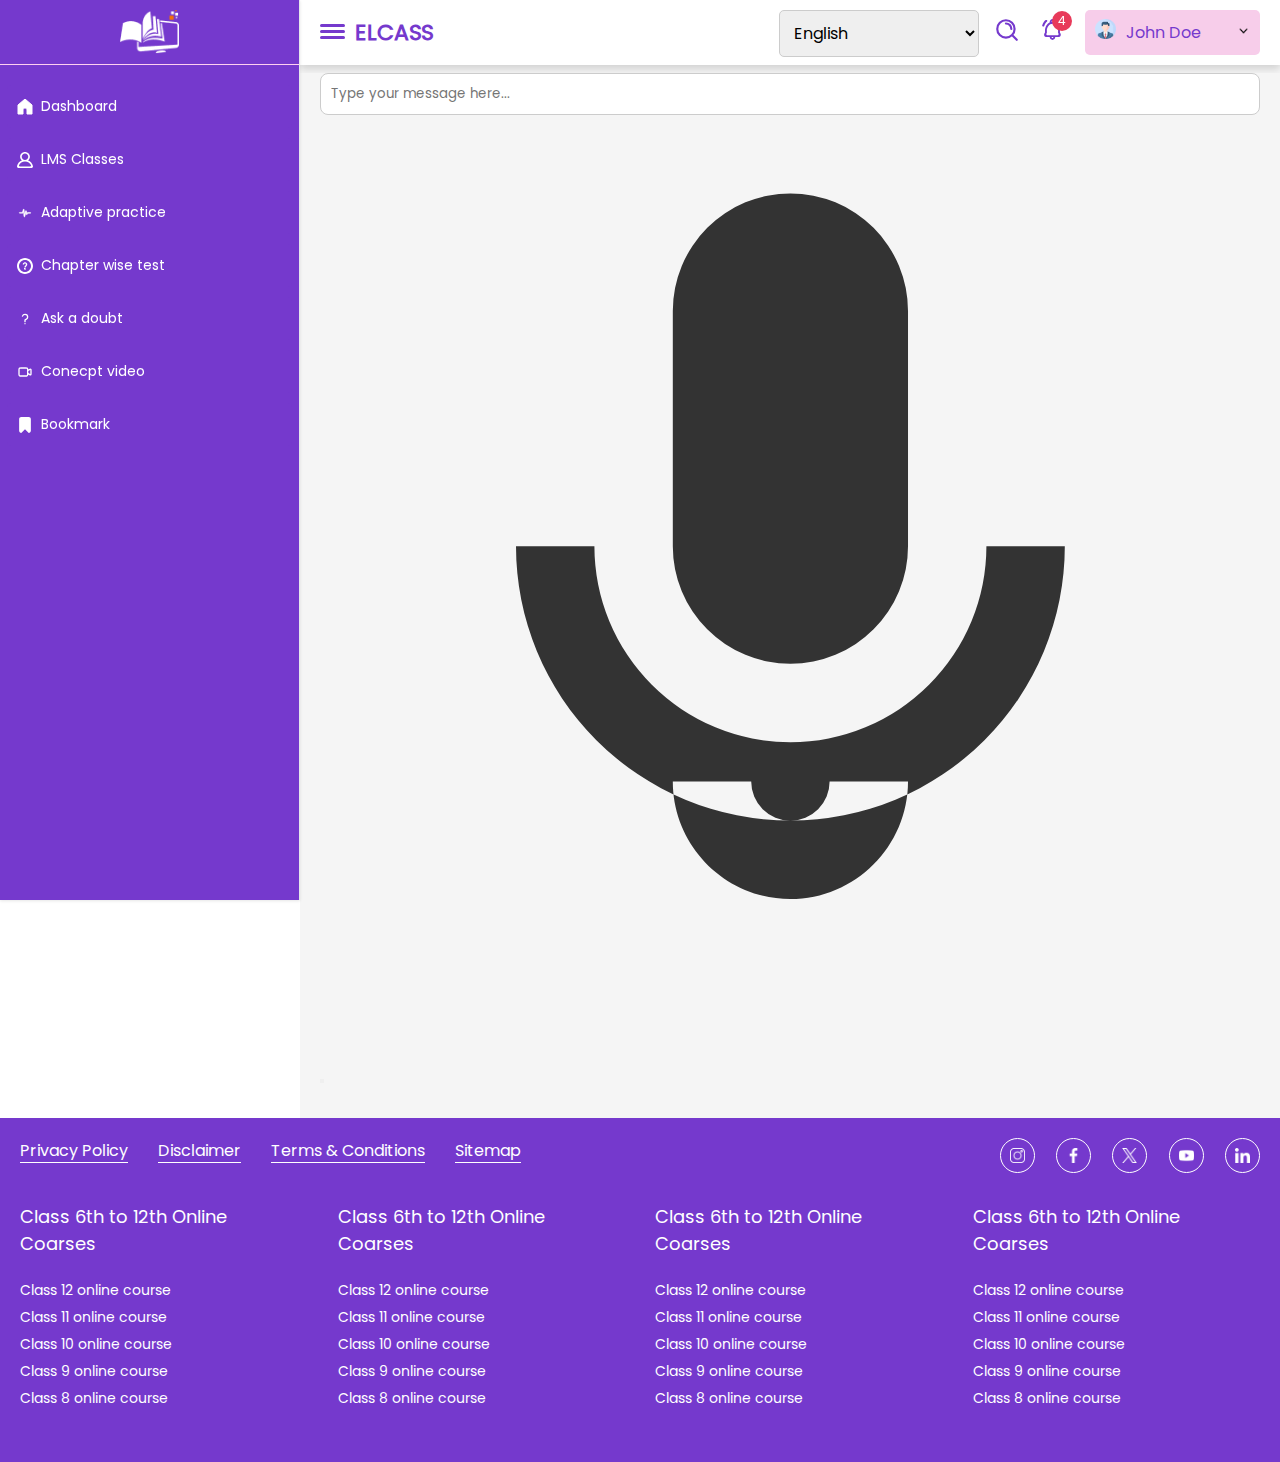
<file: chatAI.html>
<!DOCTYPE html>
<html lang="en">
<head>
    <meta charset="utf-8" />
    <meta name="viewport" content="width=device-width, initial-scale=1" />
	  
	<link rel="stylesheet" href="./styles/owl.carousel.min.css">
	<link rel="stylesheet" href="./styles/owl.theme.default.min.css">
    <link rel="stylesheet" href="./styles/swiper.css" />
    <link rel="stylesheet" href="./styles/aos.css" />
	<link rel="stylesheet" type="text/css" media="all" href="./styles/elcass.css" />

    <title>Chat AI page</title>
  </head>
<body>
    <div class="chatAI-layout-wrapper">
      <div class="subject-page">
		<aside class="chapter-topics-layout open" id="sidebar">
          <div class="main-logo-plot">
            <img src="./images/white-logo.png" class="logo-icon" alt="logo" />
            <button class="mobile-close">
              <img src="./images/close-white.svg" alt="close" />
            </button>
          </div>
          <div class="topics-wrapper">
            <ul class="topics-list">
              <li class="topic-item">
                <a href="#" class="topic-link">
                  <img class="topic-icon" src="./images/home.svg" alt="Lock" />
                  Dashboard
                </a>
              </li>
              <li class="topic-item">
                <a href="#" class="topic-link">
                  <img class="topic-icon" src="./images/profile.svg" alt="Lock" />
                 LMS Classes
                </a>
              </li>
              <li class="topic-item">
                <a href="#" class="topic-link">
                  <img class="topic-icon" src="./images/heartbeat.svg" alt="Lock" />
                  Adaptive practice
                </a>
              </li>
              <li class="topic-item">
                <a href="#" class="topic-link">
                  <img class="topic-icon" src="./images/question-mark.svg" alt="Lock" />
                  Chapter wise test
                </a>
              </li>
              <li class="topic-item">
                <a href="#" class="topic-link">
                  <img class="topic-icon" src="./images/question.svg" alt="Lock" />
                 Ask a doubt
                </a>
              </li>
              <li class="topic-item">
                <a href="#" class="topic-link">
                  <img class="topic-icon" src="./images/video.svg" alt="Lock" />
                 Conecpt video
                </a>
              </li>
              <li class="topic-item">
                <a href="#" class="topic-link">
                  <img class="topic-icon" src="./images/bookmark.svg" alt="Lock" />
                 Bookmark
                </a>
              </li>

            </ul>
          </div>
        </aside>
		
        <div class="right-side-wrapper" id="main-content">
			<div class="top-navbar">
            <button class="hamburger-icon">
              <span class="collapse-icon"></span>
              <span class="collapse-icon"></span>
              <span class="collapse-icon"></span>
            </button>
            <div class="text-logo">ELCASS</div>
            <div class="right-content">
              <div class="language-select">
					<select id="language">
						<option value="en">English</option>
						<option value="es">Spanish</option>
						<option value="fr">French</option>
						<option value="de">German</option>
						<option value="zh">Chinese</option>
					</select>
				</div>
              <div class="search-plot">
                <!--<input type="search" class="search-input" />-->
                <button class="search-btn">
                  <img src="./images/search.svg" alt="Search" />
                </button>
              </div>
              <div class="notification-plot">
                <div class="notification-buttble">4</div>
                
                <button class="notification-btn"><img src="./images/notifications.svg" alt="notification"/></button>
                <div class="notification-popup">
                  <div class="popup-arrow"></div>
                  <div class="notification-row">
                    <div class="notification-icon">
                      <svg viewBox="0 0 24 24" fill="none" xmlns="http://www.w3.org/2000/svg" stroke="#dc5aa7"><g id="SVGRepo_bgCarrier" stroke-width="0"></g><g id="SVGRepo_tracerCarrier" stroke-linecap="round" stroke-linejoin="round"></g><g id="SVGRepo_iconCarrier"><path d="M18.6 3H5.4A2.4 2.4 0 0 0 3 5.4v15.2A2.4 2.4 0 0 0 5.4 23h13.2a2.4 2.4 0 0 0 2.4-2.4V5.4A2.4 2.4 0 0 0 18.6 3Z" fill="#dc5aa7" fill-opacity=".16" stroke="#dc5aa7" stroke-width="1.5" stroke-miterlimit="10"></path><path d="M7 14h10M7 11h10M7 17h6" stroke="#dc5aa7" stroke-width="1.5" stroke-miterlimit="10" stroke-linecap="round"></path><path d="M15.2 6a.8.8 0 0 0 .8-.8V3H8v2.2a.8.8 0 0 0 .8.8h6.4Z" fill="#ffffff"></path><path d="M16 3v2.2a.8.8 0 0 1-.8.8H8.8a.8.8 0 0 1-.8-.8V3" stroke="#dc5aa7" stroke-width="1.5" stroke-miterlimit="10" stroke-linecap="round"></path><path d="M18.6 3H5.4A2.4 2.4 0 0 0 3 5.4v15.2A2.4 2.4 0 0 0 5.4 23h13.2a2.4 2.4 0 0 0 2.4-2.4V5.4A2.4 2.4 0 0 0 18.6 3Z" stroke="#dc5aa7" stroke-width="1.5" stroke-miterlimit="10"></path><path d="M14 3a2 2 0 1 0-4 0" stroke="#dc5aa7" stroke-width="1.5" stroke-miterlimit="10" stroke-linecap="round"></path></g></svg>
                    </div>
                    <div class="notification-desc">
                      <div class="notification-title">New assignment submitted</div>
                      <div class="notification-time">2 minuites</div>
                    </div>
                  </div>
                  <div class="notification-row">
                    <div class="notification-icon">
                      <svg viewBox="0 0 24 24" fill="none" xmlns="http://www.w3.org/2000/svg" stroke="#dc5aa7"><g id="SVGRepo_bgCarrier" stroke-width="0"></g><g id="SVGRepo_tracerCarrier" stroke-linecap="round" stroke-linejoin="round"></g><g id="SVGRepo_iconCarrier"> <path d="M3 8.2C3 7.07989 3 6.51984 3.21799 6.09202C3.40973 5.71569 3.71569 5.40973 4.09202 5.21799C4.51984 5 5.0799 5 6.2 5H9.67452C10.1637 5 10.4083 5 10.6385 5.05526C10.8425 5.10425 11.0376 5.18506 11.2166 5.29472C11.4184 5.4184 11.5914 5.59135 11.9373 5.93726L12.0627 6.06274C12.4086 6.40865 12.5816 6.5816 12.7834 6.70528C12.9624 6.81494 13.1575 6.89575 13.3615 6.94474C13.5917 7 13.8363 7 14.3255 7H17.8C18.9201 7 19.4802 7 19.908 7.21799C20.2843 7.40973 20.5903 7.71569 20.782 8.09202C21 8.51984 21 9.0799 21 10.2V15.8C21 16.9201 21 17.4802 20.782 17.908C20.5903 18.2843 20.2843 18.5903 19.908 18.782C19.4802 19 18.9201 19 17.8 19H6.2C5.07989 19 4.51984 19 4.09202 18.782C3.71569 18.5903 3.40973 18.2843 3.21799 17.908C3 17.4802 3 16.9201 3 15.8V8.2Z" stroke="#dc5aa7" stroke-width="2" stroke-linecap="round" stroke-linejoin="round"></path> </g></svg>
                    </div>
                    <div class="notification-desc">
                      <div class="notification-title">Scheduled updated</div>
                      <div class="notification-time">3 hours ago</div>
                    </div>
                  </div>
                  <div class="notification-row">
                    <div class="notification-icon">
                      <svg viewBox="0 0 24 24" fill="none" xmlns="http://www.w3.org/2000/svg" stroke="#dc5aa7"><g id="SVGRepo_bgCarrier" stroke-width="0"></g><g id="SVGRepo_tracerCarrier" stroke-linecap="round" stroke-linejoin="round"></g><g id="SVGRepo_iconCarrier"><path d="M18.6 3H5.4A2.4 2.4 0 0 0 3 5.4v15.2A2.4 2.4 0 0 0 5.4 23h13.2a2.4 2.4 0 0 0 2.4-2.4V5.4A2.4 2.4 0 0 0 18.6 3Z" fill="#dc5aa7" fill-opacity=".16" stroke="#dc5aa7" stroke-width="1.5" stroke-miterlimit="10"></path><path d="M7 14h10M7 11h10M7 17h6" stroke="#dc5aa7" stroke-width="1.5" stroke-miterlimit="10" stroke-linecap="round"></path><path d="M15.2 6a.8.8 0 0 0 .8-.8V3H8v2.2a.8.8 0 0 0 .8.8h6.4Z" fill="#ffffff"></path><path d="M16 3v2.2a.8.8 0 0 1-.8.8H8.8a.8.8 0 0 1-.8-.8V3" stroke="#dc5aa7" stroke-width="1.5" stroke-miterlimit="10" stroke-linecap="round"></path><path d="M18.6 3H5.4A2.4 2.4 0 0 0 3 5.4v15.2A2.4 2.4 0 0 0 5.4 23h13.2a2.4 2.4 0 0 0 2.4-2.4V5.4A2.4 2.4 0 0 0 18.6 3Z" stroke="#dc5aa7" stroke-width="1.5" stroke-miterlimit="10"></path><path d="M14 3a2 2 0 1 0-4 0" stroke="#dc5aa7" stroke-width="1.5" stroke-miterlimit="10" stroke-linecap="round"></path></g></svg>
                    </div>
                    <div class="notification-desc">
                      <div class="notification-title">New assignment submitted</div>
                      <div class="notification-time">2 minuites</div>
                    </div>
                  </div>
                </div>
              </div>
              <div class="profile-plot">
                <div class="avtar-plot">
                  <img src="./images/profile.png" alt="profile-img" />
                </div>
                <p class="profile-name">John Doe</p>
                <div class="arrow">
                  <img src="./images/bottom-chevron.png" alt="bottom-chevron" />
                </div>
                <div class="profile-popup">
                  <div class="popup-arrow"></div>
                  <div class="profile-desc">
                    <div class="profile-name">John Doe</div>
                    <div class="profile-email">john.doe@example.com</div>
                  </div>
                  <ul class="setting-ul">
                    <li class="setting-li">
                      <img src="./images/profile-purple.svg" class="setting-icon" alt="profile"/>
                      <a href="#" class="setting-link">Profile</a>
                    </li>
                    <li class="setting-li">
                      <img src="./images/setting.svg" class="setting-icon" alt="profile"/>
                      <a href="#" class="setting-link">Setting</a>
                    </li>
                    <li class="setting-li">
                      <img src="./images/security.svg" class="setting-icon" alt="profile"/>
                      <a href="#" class="setting-link">Password & Security</a>
                    </li>
                  </ul>
                  <div class="logout-block">
                    <img src="./images/logout.svg" alt="logout" class="logout-icon"/>
                    Logout
                  </div>
                </div>
              </div>
            </div>
          </div>
		  <section class="subject-layout chatbot-layout"> 
				<div class="chat-container">
					<div class="chat-box" id="chat-box">
						<!-- Chat messages will appear here -->
					</div>
					<div class="input-container">
						<input type="text" id="chat-input" placeholder="Type your message here...">
						<svg class="mic-icon" id="mic-icon" viewBox="0 0 24 24" fill="#333">
						  <path d="M0 0h24v24H0z" fill="none"/>
						  <path d="M12 14a3 3 0 003-3V5a3 3 0 00-6 0v6a3 3 0 003 3zm5-3a5 5 0 01-10 0H5a7 7 0 0014 0h-2zm-5 9c-1.65 0-3-1.35-3-3h2a1 1 0 002 0h2c0 1.65-1.35 3-3 3z"/>
						</svg>
						<button id="send-button"></button>
					</div>
				</div>
          </section>        
        </div> 
	  </div>		
     
      <footer class="elcass-footer" id="footer">
        <div class="footer-wrapper">
         <div class="footer-links-section">
           <a href="#" class="footer-anchor">Privacy Policy</a>
           <a href="#" class="footer-anchor">Disclaimer</a>
           <a href="#" class="footer-anchor">Terms & Conditions</a>
           <a href="#" class="footer-anchor">Sitemap</a>
         </div>
         <div class="footer-social-media">
           <a href="#" class="social-media-icon">
             <img src="./images/instagram.png" alt="insta" />
           </a>
           <a href="#" class="social-media-icon">
             <img src="./images/facebook.png" alt="facebook" />
           </a>
           <a href="#" class="social-media-icon">
             <img src="./images/twitter.png" alt="twitter" />
           </a>
           <a href="#" class="social-media-icon">
             <img src="./images/youtube.png" alt="youtube" />
           </a>
           <a href="#" class="social-media-icon">
             <img src="./images/linkedin-logo.png" alt="linkedin" />
           </a>
         </div>
         <div class="footer-coarse-links">
           <ul class="footer-ul">
             <li class="footer-title-li">Class 6th to 12th Online Coarses</li>
             <li class="footer-li"><a href="#">Class 12 online course</a></li>
             <li class="footer-li"><a href="#">Class 11 online course</a></li>
             <li class="footer-li"><a href="#">Class 10 online course</a></li>
             <li class="footer-li"><a href="#">Class 9 online course</a></li>
             <li class="footer-li"><a href="#">Class 8 online course</a></li>
           </ul>
           <ul class="footer-ul">
             <li class="footer-title-li">Class 6th to 12th Online Coarses</li>
             <li class="footer-li"><a href="#">Class 12 online course</a></li>
             <li class="footer-li"><a href="#">Class 11 online course</a></li>
             <li class="footer-li"><a href="#">Class 10 online course</a></li>
             <li class="footer-li"><a href="#">Class 9 online course</a></li>
             <li class="footer-li"><a href="#">Class 8 online course</a></li>
           </ul>
           <ul class="footer-ul">
             <li class="footer-title-li">Class 6th to 12th Online Coarses</li>
             <li class="footer-li"><a href="#">Class 12 online course</a></li>
             <li class="footer-li"><a href="#">Class 11 online course</a></li>
             <li class="footer-li"><a href="#">Class 10 online course</a></li>
             <li class="footer-li"><a href="#">Class 9 online course</a></li>
             <li class="footer-li"><a href="#">Class 8 online course</a></li>
           </ul>
           <ul class="footer-ul">
             <li class="footer-title-li">Class 6th to 12th Online Coarses</li>
             <li class="footer-li"><a href="#">Class 12 online course</a></li>
             <li class="footer-li"><a href="#">Class 11 online course</a></li>
             <li class="footer-li"><a href="#">Class 10 online course</a></li>
             <li class="footer-li"><a href="#">Class 9 online course</a></li>
             <li class="footer-li"><a href="#">Class 8 online course</a></li>
           </ul>
         </div>
        </div>
       </footer>
    </div>   
	
	<script src="./js/jquery-3.7.1.min.js"></script>
	<script src="./js/jquery-ui.min.js"></script>
	<script src="./js/jquery.ui.touch-punch.min.js"></script>
    <script src="./js/swiper.js"></script>
	<script src="./js/dataTables.js"></script>
	<script src="./js/owl.carousel.min.js"></script>
    <script src="./js/common-js.js"></script>
    <script src="./js/aos.js"></script>
	
	 <script>      
      jQuery(document).ready(function () {
        AOS.init({
              selector: 'header[data-aos]',
              once: true,  // Change to false if you want to repeat animation
              offset: 200,
              duration: 600
          });
        //animation script
        AOS.init({
          duration: 800,
          easing: 'ease-in-out',
          once: true,
          mirror: true, // re-animate on scroll back up
        });
	  });
    </script>    
</body>
</html>
</file>
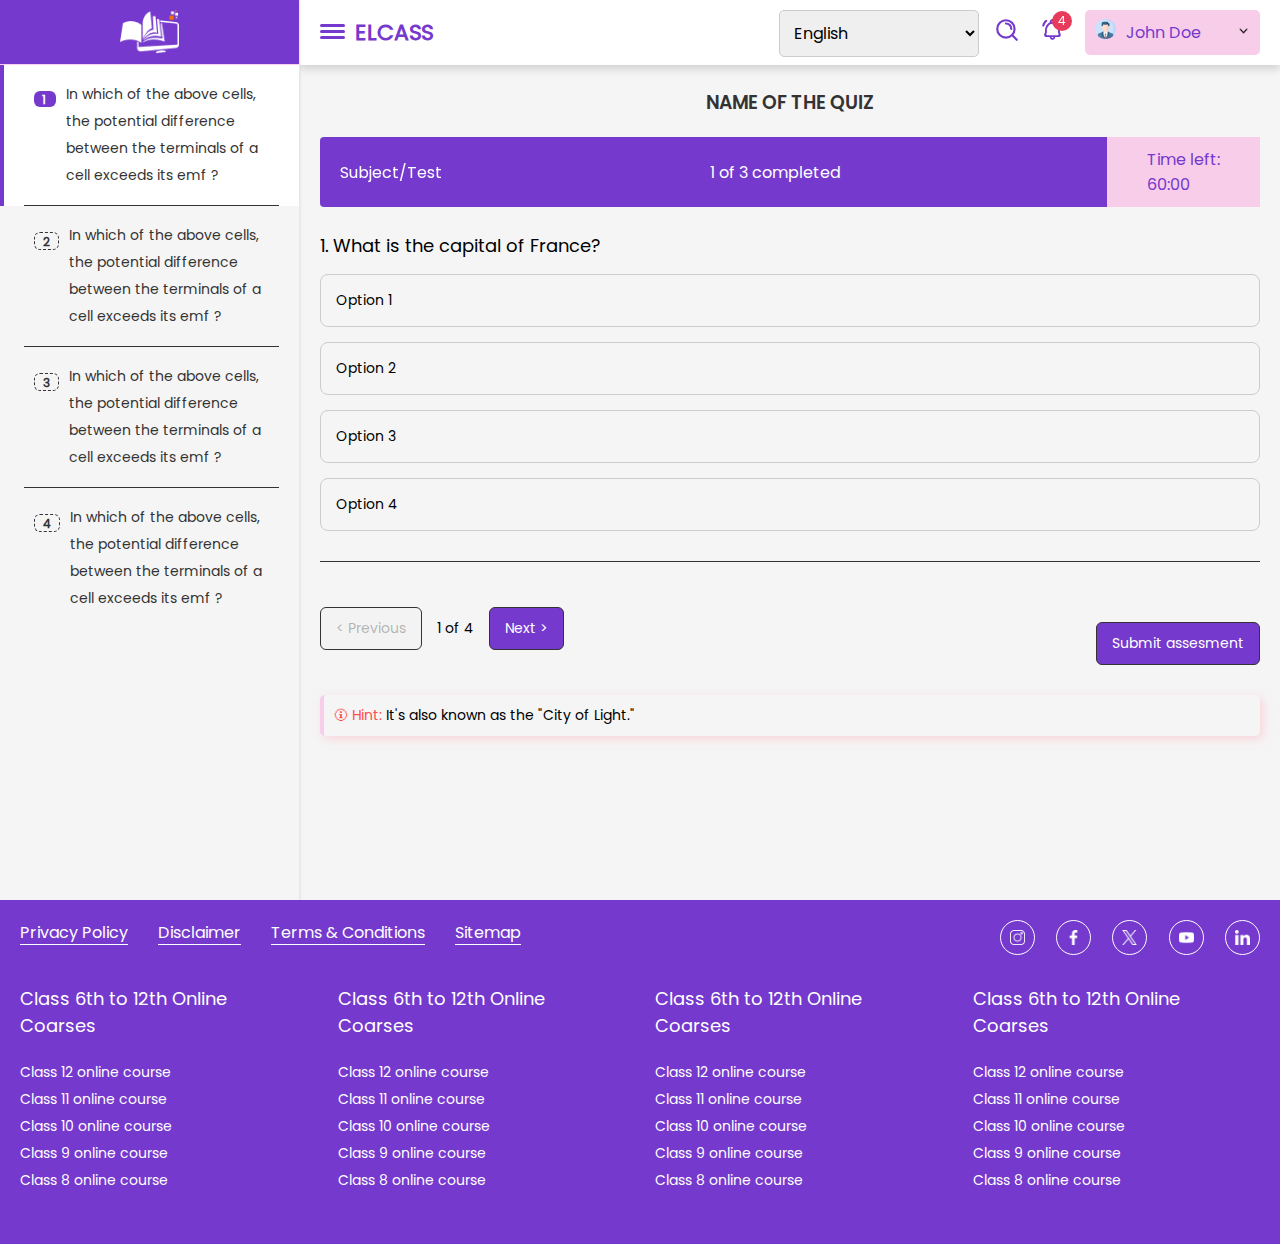
<file: quiz.html>
<!DOCTYPE html>
<html lang="en-US">
  <head>
    <meta charset="utf-8" />
    <meta name="viewport" content="width=device-width, initial-scale=1" />
    <title>Quiz</title>

    <link
      rel="stylesheet"
      type="text/css"
      media="all"
      href="./styles/elcass.css" />
  </head>

  <body class="body-layout">
    <div class="website-layout-wrapper">
      <div class="chapter-page" id="quiz-page">
        <aside class="chapter-topics-layout topic-aside open">
          <div class="main-logo-plot">
            <img src="./images/white-logo.png" class="logo-icon" alt="logo" />
            <button class="mobile-close">
              <img src="./images/close-white.svg" alt="close" />
            </button>
          </div>
          <div class="topics-wrapper question-hamburger-wrapper">
            <ul class="topics-list">
              <li class="topic-item active" data-target="q1">
			  <div class="que-link-wrap">
			  <a href="#" class="topic-link">
					<div class="question-border">
                  In which of the above cells, the potential difference between the terminals of a cell exceeds its emf ?
				  </div>
                </a>
			  </div>
              </li>
              <li class="topic-item" data-target="q2">
			  <div class="que-link-wrap">
			  <a href="#" class="topic-link">
					<div class="question-border">
                  In which of the above cells, the potential difference between the terminals of a cell exceeds its emf ?
				  </div>
                </a>
			  </div>
              </li>
              <li class="topic-item" data-target="q3">
			  <div class="que-link-wrap">
			  <a href="#" class="topic-link">
					<div class="question-border">
                  In which of the above cells, the potential difference between the terminals of a cell exceeds its emf ?
				  </div>
                </a>
			  </div>
              </li>
              <li class="topic-item" data-target="q4">
			  <div class="que-link-wrap">
			  <a href="#" class="topic-link">
					<div class="question-border">
                  In which of the above cells, the potential difference between the terminals of a cell exceeds its emf ?
				  </div>
                </a>
			  </div>
              </li>
            </ul>
          </div>
        </aside>

        <section class="right-side-wrapper">
          <div class="top-navbar">
            <button class="hamburger-icon">
              <span class="collapse-icon"></span>
              <span class="collapse-icon"></span>
              <span class="collapse-icon"></span>
            </button>
            <div class="text-logo">ELCASS</div>
            <div class="right-content">
				<div class="language-select">
					<select id="language">
						<option value="en">English</option>
						<option value="es">Spanish</option>
						<option value="fr">French</option>
						<option value="de">German</option>
						<option value="zh">Chinese</option>
					</select>
				</div>
              <div class="search-plot">
                <!--<input type="search" class="search-input" />-->
                <button class="search-btn">
                  <img src="./images/search.svg" alt="Search" />
                </button>
              </div>
              <div class="notification-plot">
                <div class="notification-buttble">4</div>

                <button class="notification-btn">
                  <img src="./images/notifications.svg" alt="notification" />
                </button>
                <div class="notification-popup">
                  <div class="popup-arrow"></div>
                  <div class="notification-row">
                    <div class="notification-icon">
                      <svg
                        viewBox="0 0 24 24"
                        fill="none"
                        xmlns="http://www.w3.org/2000/svg"
                        stroke="#dc5aa7">
                        <g id="SVGRepo_bgCarrier" stroke-width="0"></g>
                        <g
                          id="SVGRepo_tracerCarrier"
                          stroke-linecap="round"
                          stroke-linejoin="round"></g>
                        <g id="SVGRepo_iconCarrier">
                          <path
                            d="M18.6 3H5.4A2.4 2.4 0 0 0 3 5.4v15.2A2.4 2.4 0 0 0 5.4 23h13.2a2.4 2.4 0 0 0 2.4-2.4V5.4A2.4 2.4 0 0 0 18.6 3Z"
                            fill="#dc5aa7"
                            fill-opacity=".16"
                            stroke="#dc5aa7"
                            stroke-width="1.5"
                            stroke-miterlimit="10"></path>
                          <path
                            d="M7 14h10M7 11h10M7 17h6"
                            stroke="#dc5aa7"
                            stroke-width="1.5"
                            stroke-miterlimit="10"
                            stroke-linecap="round"></path>
                          <path
                            d="M15.2 6a.8.8 0 0 0 .8-.8V3H8v2.2a.8.8 0 0 0 .8.8h6.4Z"
                            fill="#ffffff"></path>
                          <path
                            d="M16 3v2.2a.8.8 0 0 1-.8.8H8.8a.8.8 0 0 1-.8-.8V3"
                            stroke="#dc5aa7"
                            stroke-width="1.5"
                            stroke-miterlimit="10"
                            stroke-linecap="round"></path>
                          <path
                            d="M18.6 3H5.4A2.4 2.4 0 0 0 3 5.4v15.2A2.4 2.4 0 0 0 5.4 23h13.2a2.4 2.4 0 0 0 2.4-2.4V5.4A2.4 2.4 0 0 0 18.6 3Z"
                            stroke="#dc5aa7"
                            stroke-width="1.5"
                            stroke-miterlimit="10"></path>
                          <path
                            d="M14 3a2 2 0 1 0-4 0"
                            stroke="#dc5aa7"
                            stroke-width="1.5"
                            stroke-miterlimit="10"
                            stroke-linecap="round"></path>
                        </g>
                      </svg>
                    </div>
                    <div class="notification-desc">
                      <div class="notification-title">
                        New assignment submitted
                      </div>
                      <div class="notification-time">2 minuites</div>
                    </div>
                  </div>
                  <div class="notification-row">
                    <div class="notification-icon">
                      <svg
                        viewBox="0 0 24 24"
                        fill="none"
                        xmlns="http://www.w3.org/2000/svg"
                        stroke="#dc5aa7">
                        <g id="SVGRepo_bgCarrier" stroke-width="0"></g>
                        <g
                          id="SVGRepo_tracerCarrier"
                          stroke-linecap="round"
                          stroke-linejoin="round"></g>
                        <g id="SVGRepo_iconCarrier">
                          <path
                            d="M3 8.2C3 7.07989 3 6.51984 3.21799 6.09202C3.40973 5.71569 3.71569 5.40973 4.09202 5.21799C4.51984 5 5.0799 5 6.2 5H9.67452C10.1637 5 10.4083 5 10.6385 5.05526C10.8425 5.10425 11.0376 5.18506 11.2166 5.29472C11.4184 5.4184 11.5914 5.59135 11.9373 5.93726L12.0627 6.06274C12.4086 6.40865 12.5816 6.5816 12.7834 6.70528C12.9624 6.81494 13.1575 6.89575 13.3615 6.94474C13.5917 7 13.8363 7 14.3255 7H17.8C18.9201 7 19.4802 7 19.908 7.21799C20.2843 7.40973 20.5903 7.71569 20.782 8.09202C21 8.51984 21 9.0799 21 10.2V15.8C21 16.9201 21 17.4802 20.782 17.908C20.5903 18.2843 20.2843 18.5903 19.908 18.782C19.4802 19 18.9201 19 17.8 19H6.2C5.07989 19 4.51984 19 4.09202 18.782C3.71569 18.5903 3.40973 18.2843 3.21799 17.908C3 17.4802 3 16.9201 3 15.8V8.2Z"
                            stroke="#dc5aa7"
                            stroke-width="2"
                            stroke-linecap="round"
                            stroke-linejoin="round"></path>
                        </g>
                      </svg>
                    </div>
                    <div class="notification-desc">
                      <div class="notification-title">Scheduled updated</div>
                      <div class="notification-time">3 hours ago</div>
                    </div>
                  </div>
                  <div class="notification-row">
                    <div class="notification-icon">
                      <svg
                        viewBox="0 0 24 24"
                        fill="none"
                        xmlns="http://www.w3.org/2000/svg"
                        stroke="#dc5aa7">
                        <g id="SVGRepo_bgCarrier" stroke-width="0"></g>
                        <g
                          id="SVGRepo_tracerCarrier"
                          stroke-linecap="round"
                          stroke-linejoin="round"></g>
                        <g id="SVGRepo_iconCarrier">
                          <path
                            d="M18.6 3H5.4A2.4 2.4 0 0 0 3 5.4v15.2A2.4 2.4 0 0 0 5.4 23h13.2a2.4 2.4 0 0 0 2.4-2.4V5.4A2.4 2.4 0 0 0 18.6 3Z"
                            fill="#dc5aa7"
                            fill-opacity=".16"
                            stroke="#dc5aa7"
                            stroke-width="1.5"
                            stroke-miterlimit="10"></path>
                          <path
                            d="M7 14h10M7 11h10M7 17h6"
                            stroke="#dc5aa7"
                            stroke-width="1.5"
                            stroke-miterlimit="10"
                            stroke-linecap="round"></path>
                          <path
                            d="M15.2 6a.8.8 0 0 0 .8-.8V3H8v2.2a.8.8 0 0 0 .8.8h6.4Z"
                            fill="#ffffff"></path>
                          <path
                            d="M16 3v2.2a.8.8 0 0 1-.8.8H8.8a.8.8 0 0 1-.8-.8V3"
                            stroke="#dc5aa7"
                            stroke-width="1.5"
                            stroke-miterlimit="10"
                            stroke-linecap="round"></path>
                          <path
                            d="M18.6 3H5.4A2.4 2.4 0 0 0 3 5.4v15.2A2.4 2.4 0 0 0 5.4 23h13.2a2.4 2.4 0 0 0 2.4-2.4V5.4A2.4 2.4 0 0 0 18.6 3Z"
                            stroke="#dc5aa7"
                            stroke-width="1.5"
                            stroke-miterlimit="10"></path>
                          <path
                            d="M14 3a2 2 0 1 0-4 0"
                            stroke="#dc5aa7"
                            stroke-width="1.5"
                            stroke-miterlimit="10"
                            stroke-linecap="round"></path>
                        </g>
                      </svg>
                    </div>
                    <div class="notification-desc">
                      <div class="notification-title">
                        New assignment submitted
                      </div>
                      <div class="notification-time">2 minuites</div>
                    </div>
                  </div>
                </div>
              </div>
              <div class="profile-plot">
                <div class="avtar-plot">
                  <img src="./images/profile.png" alt="profile-img" />
                </div>
                <p class="profile-name">John Doe</p>
                <div class="arrow">
                  <img src="./images/bottom-chevron.png" alt="bottom-chevron" />
                </div>
                <div class="profile-popup">
                  <div class="popup-arrow"></div>
                  <div class="profile-desc">
                    <div class="profile-name">John Doe</div>
                    <div class="profile-email">john.doe@example.com</div>
                  </div>
                  <ul class="setting-ul">
                    <li class="setting-li">
                      <img
                        src="./images/profile-purple.svg"
                        class="setting-icon"
                        alt="profile" />
                      <a href="#" class="setting-link">Profile</a>
                    </li>
                    <li class="setting-li">
                      <img
                        src="./images/setting.svg"
                        class="setting-icon"
                        alt="profile" />
                      <a href="#" class="setting-link">Setting</a>
                    </li>
                    <li class="setting-li">
                      <img
                        src="./images/security.svg"
                        class="setting-icon"
                        alt="profile" />
                      <a href="#" class="setting-link">Password & Security</a>
                    </li>
                  </ul>
                  <div class="logout-block">
                    <img
                      src="./images/logout.svg"
                      alt="logout"
                      class="logout-icon" />
                    Logout
                  </div>
                </div>
              </div>
            </div>
          </div>

          <div class="quiz-layout">
			<div class="quiz-name-header">
				<h3>Name of the quiz</h3>
			</div>
            <div class="chapter-video-section">
              <div class="chapter-feature-section">
                <div class="quiz-header quiz-subject-wrapper">
                  <button class="go-to-quiz" title="back to chapter page">
                    Subject/Test
                  </button>
                </div>
				<div class="quiz-header question-counter">1 of 3 completed</div>
                <div class="quiz-header timer-wrapper">
                  <p>Time left:<p><div id="timer">60:00</div>
                </div>
              </div>
            </div>
            
			<div class="quiz-container">
		
		<div class="question active" id="q1" data-index="1">
            <p class="question-item">1. What is the capital of France?</p>
			<div class="options-wrapper">
				<label class="radio-box">
				<input type="radio" name="q1" value="Paris">
					<span>Option 1</span>
				</label>
				<label class="radio-box">
					<input type="radio" name="q1" value="Paris">
					<span>Option 2</span>
				</label>
				<label class="radio-box">
					<input type="radio" name="q1" value="Paris">
					<span>Option 3</span>
				</label>
				<label class="radio-box">
					<input type="radio" name="q1" value="Paris">
					<span>Option 4</span>
				</label>
			</div>
        </div>

        <div class="question" id="q2" data-index="2">
            <div class="question-box" data-answer="Paris">
				<div class="drag-question-box">What is the capital of France?</div>
				<div class="drag-answer-box">Drop your answer here</div>
			</div>
            <div class="question-box" data-answer="Mars">
				<div class="drag-question-box">Which planet is known as the Red Planet?</div>
				<div class="drag-answer-box">Drop your answer here</div>
			</div>
            <div class="question-box" data-answer="8">
				<div class="drag-question-box">What is 5 + 3?</div>
				<div class="drag-answer-box">Drop your answer here</div>
			</div>
			<div class="question-box" data-answer="7">
				<div class="drag-question-box">What is 5 + 2?</div>
				<div class="drag-answer-box">Drop your answer here</div>
			</div>
			
			<!-- Answer Boxes -->
			<div class="answers">
				<div class="answer-box" data-answer="Paris">Paris</div>
				<div class="answer-box" data-answer="Mars">Mars</div>
				<div class="answer-box" data-answer="8">8</div>
				<div class="answer-box" data-answer="7">7</div>
			</div>
        </div>

        <div class="question" id="q3" data-index="3">
            <p class="question-item">3. What is the capital of France?</p>
			<div class="options-wrapper">
				<label class="checkbox-box">
					<input type="checkbox" name="option1">
					<span>Option 1</span>
				</label>
				<label class="checkbox-box">
					<input type="checkbox" name="option2">
					<span>Option 2</span>
				</label>
				<label class="checkbox-box">
					<input type="checkbox" name="option3">
					<span>Option 3</span>
				</label>
				<label class="checkbox-box">
					<input type="checkbox" name="option4">
					<span>Option 4</span>
				</label>
			</div>
        </div>
		
		<div class="question" id="q4" data-index="4">
            <p class="question-item">4. What is the capital of France?</p>
			<div class="options-wrapper">
				<label class="radio-box">
				<input type="radio" name="q4" value="Paris">
					<span>Option 1</span>
				</label>
				<label class="radio-box">
					<input type="radio" name="q4" value="Paris">
					<span>Option 2</span>
				</label>
				<label class="radio-box">
					<input type="radio" name="q4" value="Paris">
					<span>Option 3</span>
				</label>
				<label class="radio-box">
					<input type="radio" name="q4" value="Paris">
					<span>Option 4</span>
				</label>
			</div>
        </div>

		<div class="pagination-btn-wrapper">
            <button class="prev" disabled>&lt; Previous</button>
			<div class="question-counter"><span id="current-question">1</span> of <span id="total-questions"></span></div>
            <button class="next">Next &gt;</button>
			<div class="submit-btn-wrapper">
				<button class="quiz-submit-btn primary-btn" id="submit-btn">Submit assesment</button>
			</div>
			<div class="quiz-hint-wrapper">
				<span class="hint-text">🛈 Hint:</span> It's also known as the "City of Light."
			</div>
        </div>
    </div>
			
          </div>
        </section>
      </div>
      <footer class="elcass-footer" id="footer">
        <div class="footer-wrapper">
          <div class="footer-links-section">
            <a href="#" class="footer-anchor">Privacy Policy</a>
            <a href="#" class="footer-anchor">Disclaimer</a>
            <a href="#" class="footer-anchor">Terms & Conditions</a>
            <a href="#" class="footer-anchor">Sitemap</a>
          </div>
          <div class="footer-social-media">
            <a href="#" class="social-media-icon">
              <img src="./images/instagram.png" alt="insta" />
            </a>
            <a href="#" class="social-media-icon">
              <img src="./images/facebook.png" alt="facebook" />
            </a>
            <a href="#" class="social-media-icon">
              <img src="./images/twitter.png" alt="twitter" />
            </a>
            <a href="#" class="social-media-icon">
              <img src="./images/youtube.png" alt="youtube" />
            </a>
            <a href="#" class="social-media-icon">
              <img src="./images/linkedin-logo.png" alt="linkedin" />
            </a>
          </div>
          <div class="footer-coarse-links">
            <ul class="footer-ul">
              <li class="footer-title-li">Class 6th to 12th Online Coarses</li>
              <li class="footer-li">
                <a href="#">Class 12 online course</a>
              </li>
              <li class="footer-li">
                <a href="#">Class 11 online course</a>
              </li>
              <li class="footer-li">
                <a href="#">Class 10 online course</a>
              </li>
              <li class="footer-li"><a href="#">Class 9 online course</a></li>
              <li class="footer-li"><a href="#">Class 8 online course</a></li>
            </ul>
            <ul class="footer-ul">
              <li class="footer-title-li">Class 6th to 12th Online Coarses</li>
              <li class="footer-li">
                <a href="#">Class 12 online course</a>
              </li>
              <li class="footer-li">
                <a href="#">Class 11 online course</a>
              </li>
              <li class="footer-li">
                <a href="#">Class 10 online course</a>
              </li>
              <li class="footer-li"><a href="#">Class 9 online course</a></li>
              <li class="footer-li"><a href="#">Class 8 online course</a></li>
            </ul>
            <ul class="footer-ul">
              <li class="footer-title-li">Class 6th to 12th Online Coarses</li>
              <li class="footer-li">
                <a href="#">Class 12 online course</a>
              </li>
              <li class="footer-li">
                <a href="#">Class 11 online course</a>
              </li>
              <li class="footer-li">
                <a href="#">Class 10 online course</a>
              </li>
              <li class="footer-li"><a href="#">Class 9 online course</a></li>
              <li class="footer-li"><a href="#">Class 8 online course</a></li>
            </ul>
            <ul class="footer-ul">
              <li class="footer-title-li">Class 6th to 12th Online Coarses</li>
              <li class="footer-li">
                <a href="#">Class 12 online course</a>
              </li>
              <li class="footer-li">
                <a href="#">Class 11 online course</a>
              </li>
              <li class="footer-li">
                <a href="#">Class 10 online course</a>
              </li>
              <li class="footer-li"><a href="#">Class 9 online course</a></li>
              <li class="footer-li"><a href="#">Class 8 online course</a></li>
            </ul>
          </div>
        </div>
      </footer>
    </div>
    <div class="illustration-popup" data-href="illustration">
      <div class="popup-overlay"></div>
      <div class="illustration-popup-plot">
        <button class="popup-close">
          <img src="./images/cross.svg" alt="close" />
        </button>
        <div class="illustration-popup-title">Add note</div>
        <div class="illustration-content">
          <div class="editor" id="editor"></div>
          <div class="submit-note">Add note</div>
        </div>
      </div>
    </div>
    <script src="./js/jquery-3.7.1.min.js"></script>
	<script src="./js/jquery-ui.min.js"></script>
<script src="./js/jquery.ui.touch-punch.min.js"></script>
<script src="./js/dataTables.js"></script>
    <script src="./js/common-js.js"></script>
  </body>
</html>
</file>
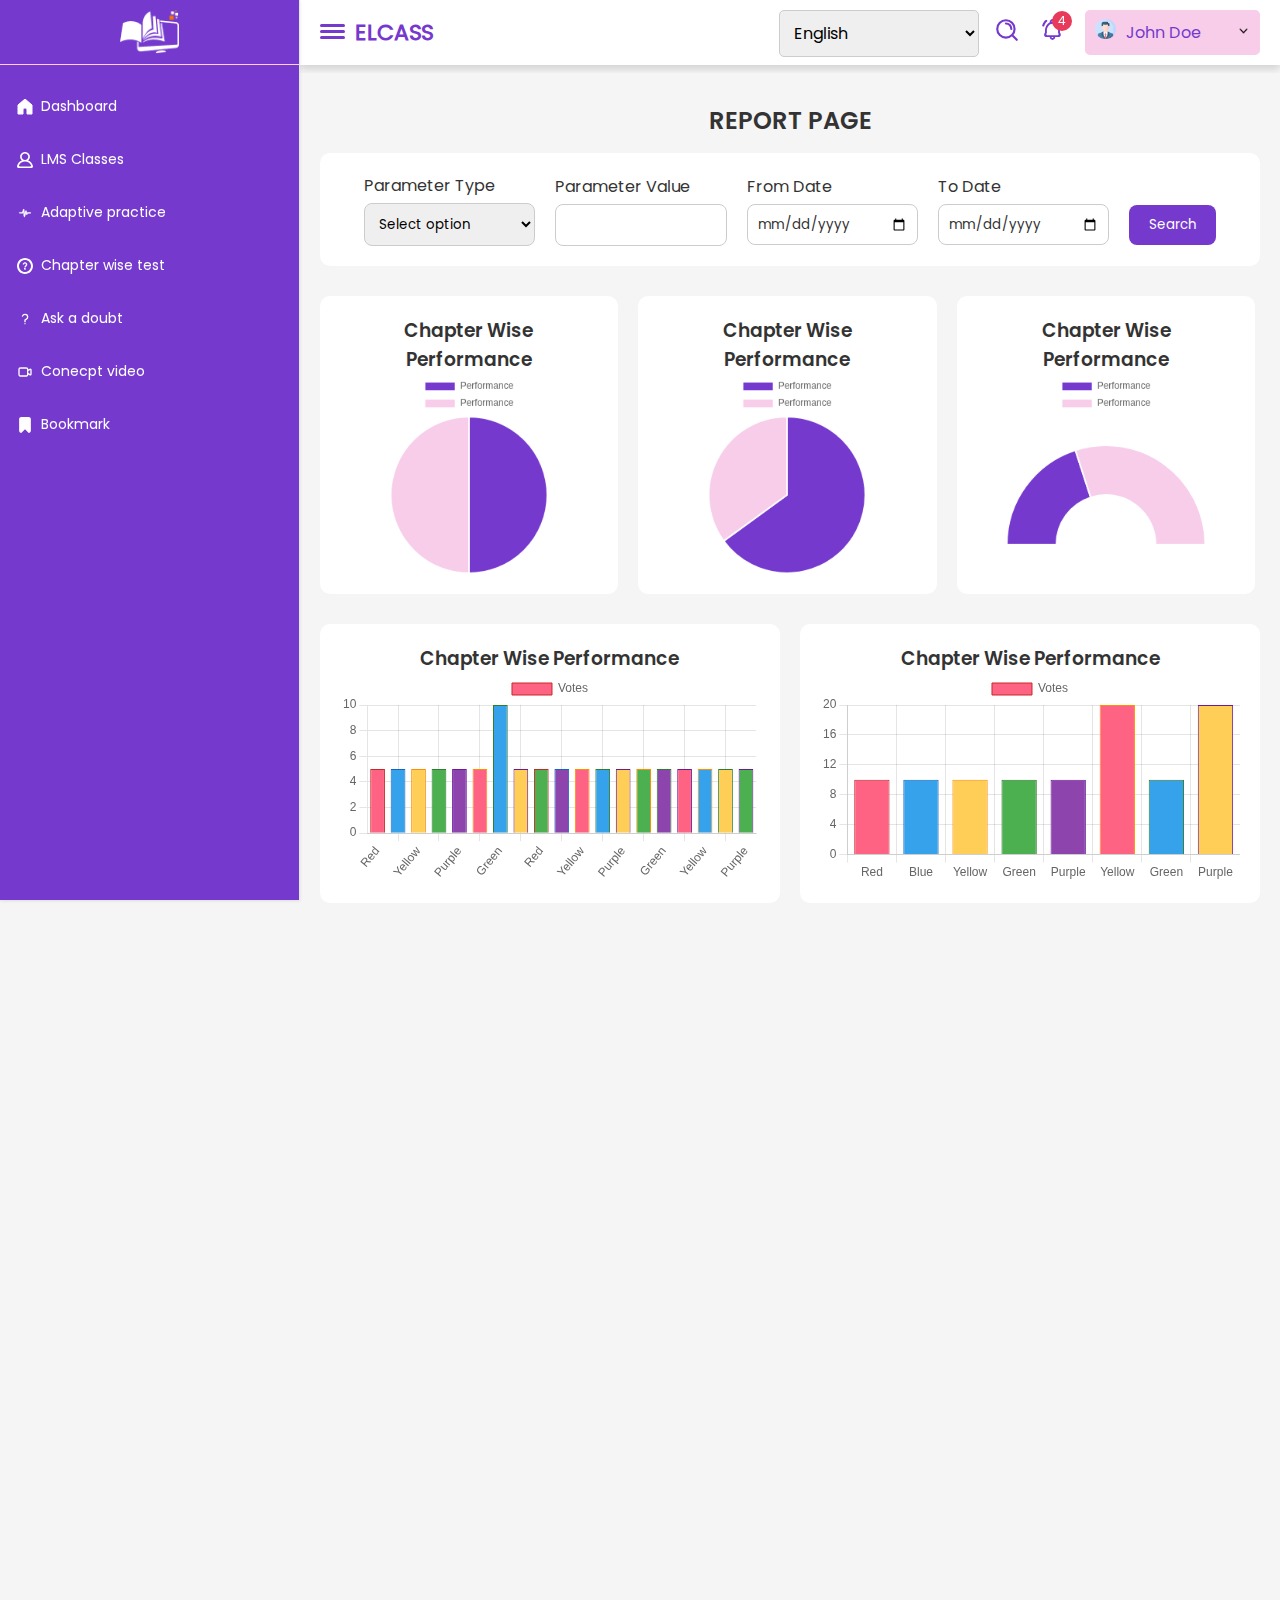
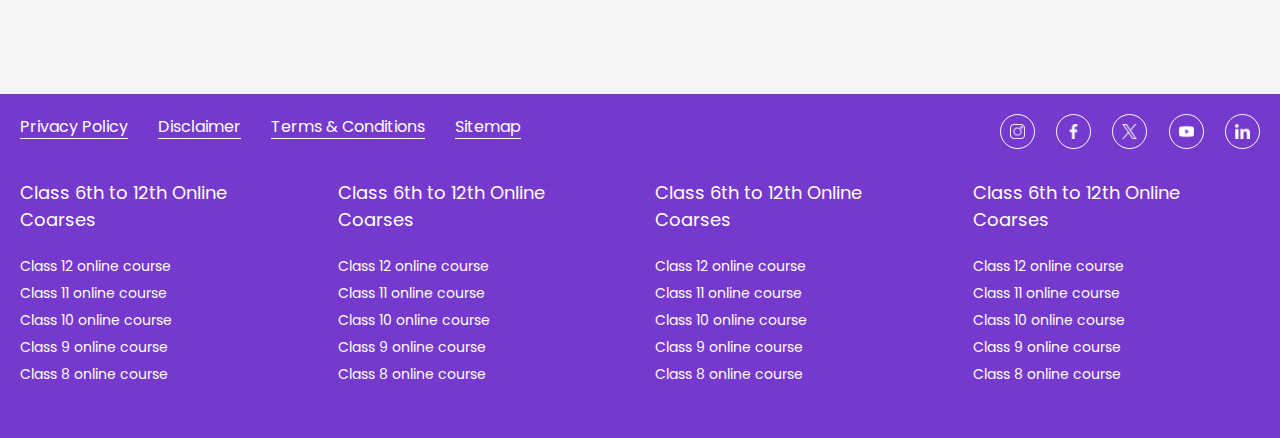
<file: report.html>
<!DOCTYPE html>
<html lang="en-US">
  <head>
    <meta charset="utf-8" />
    <meta name="viewport" content="width=device-width, initial-scale=1" />
	<link rel="stylesheet" href="./styles/swiper.css" />
	<link rel="stylesheet" href="./styles/aos.css">
	<link rel="stylesheet" href="./styles/dataTables.css" />
    <title>Report page</title>
    
    <link
      rel="stylesheet"
      type="text/css"
      media="all"
      href="./styles/elcass.css" />
    <link
      href="./styles/video-js.css"
      rel="stylesheet" />
  </head>

  <body class="body-layout">
   
    <div class="website-layout-wrapper">
      <div class="subject-page">
        <aside class="chapter-topics-layout open" id="sidebar">
          <div class="main-logo-plot">
            <img src="./images/white-logo.png" class="logo-icon" alt="logo" />
            <button class="mobile-close">
              <img src="./images/close-white.svg" alt="close" />
            </button>
          </div>
          <div class="topics-wrapper">
            <ul class="topics-list">
              <li class="topic-item">
                <a href="#" class="topic-link">
                  <img class="topic-icon" src="./images/home.svg" alt="Lock" />
                  Dashboard
                  <!-- <img
                    class="drop-icon"
                    src="./images/right-chevron.svg"
                    alt="drop-down" /> -->
                </a>
                <!-- <ul class="sub-topic-link">
                  <li class="sub-topic-item">
                    <a href="#" class="sub-topic-link"
                      >What is Fraction
                      <div class="time">30 mins</div>
                    </a>
                  </li>
                  <li class="sub-topic-item">
                    <a href="#" class="sub-topic-link"
                      >Types of Fractions
                      <div class="time">30 mins</div>
                    </a>
                  </li>
                  <li class="sub-topic-item">
                    <a href="#" class="sub-topic-link"
                      >Addition of Fractions
                      <div class="time">30 mins</div>
                    </a>
                  </li>
                  <li class="sub-topic-item">
                    <a href="#" class="sub-topic-link"
                      >Subtraction of Fractions
                      <div class="time">30 mins</div>
                    </a>
                  </li>
                </ul> -->
              </li>
              <li class="topic-item">
                <a href="#" class="topic-link">
                  <img class="topic-icon" src="./images/profile.svg" alt="Lock" />
                 LMS Classes
                  <!-- <img
                    class="drop-icon"
                    src="./images/right-chevron.svg"
                    alt="drop-down" /> -->
                </a>
                <!-- <ul class="sub-topic-link">
                  <li class="sub-topic-item">
                    <a href="#" class="sub-topic-link"
                      >What is Fraction
                      <div class="time">30 mins</div>
                    </a>
                  </li>
                  <li class="sub-topic-item">
                    <a href="#" class="sub-topic-link"
                      >Types of Fractions
                      <div class="time">30 mins</div>
                    </a>
                  </li>
                  <li class="sub-topic-item">
                    <a href="#" class="sub-topic-link"
                      >Addition of Fractions
                      <div class="time">30 mins</div>
                    </a>
                  </li>
                  <li class="sub-topic-item">
                    <a href="#" class="sub-topic-link"
                      >Subtraction of Fractions
                      <div class="time">30 mins</div>
                    </a>
                  </li>
                </ul> -->
              </li>
              <li class="topic-item">
                <a href="#" class="topic-link">
                  <img class="topic-icon" src="./images/heartbeat.svg" alt="Lock" />
                  Adaptive practice
                  <!-- <img
                    class="drop-icon"
                    src="./images/right-chevron.svg"
                    alt="drop-down" /> -->
                </a>

                <!-- <ul class="sub-topic-link">
                  <li class="sub-topic-item">
                    <a href="#" class="sub-topic-link"
                      >What is Fraction
                      <div class="time">30 mins</div>
                    </a>
                  </li>
                  <li class="sub-topic-item">
                    <a href="#" class="sub-topic-link"
                      >Types of Fractions
                      <div class="time">30 mins</div>
                    </a>
                  </li>
                  <li class="sub-topic-item">
                    <a href="#" class="sub-topic-link"
                      >Addition of Fractions
                      <div class="time">30 mins</div>
                    </a>
                  </li>
                  <li class="sub-topic-item">
                    <a href="#" class="sub-topic-link"
                      >Subtraction of Fractions
                      <div class="time">30 mins</div>
                    </a>
                  </li>
                </ul> -->
              </li>
              <li class="topic-item">
                <a href="#" class="topic-link">
                  <img class="topic-icon" src="./images/question-mark.svg" alt="Lock" />
                  Chapter wise test
                  <!-- <img
                    class="drop-icon"
                    src="./images/right-chevron.svg"
                    alt="drop-down" /> -->
                </a>
                <!-- <ul class="sub-topic-link">
                  <li class="sub-topic-item">
                    <a href="#" class="sub-topic-link"
                      >What is Fraction
                      <div class="time">30 mins</div>
                    </a>
                  </li>
                  <li class="sub-topic-item">
                    <a href="#" class="sub-topic-link"
                      >Types of Fractions
                      <div class="time">30 mins</div>
                    </a>
                  </li>
                  <li class="sub-topic-item">
                    <a href="#" class="sub-topic-link"
                      >Addition of Fractions
                      <div class="time">30 mins</div>
                    </a>
                  </li>
                  <li class="sub-topic-item">
                    <a href="#" class="sub-topic-link"
                      >Subtraction of Fractions
                      <div class="time">30 mins</div>
                    </a>
                  </li>
                </ul> -->
              </li>
              <li class="topic-item">
                <a href="#" class="topic-link">
                  <img class="topic-icon" src="./images/question.svg" alt="Lock" />
                 Ask a doubt
                  <!-- <img
                    class="drop-icon"
                    src="./images/right-chevron.svg"
                    alt="drop-down" /> -->
                </a>
                <!-- <ul class="sub-topic-link">
                  <li class="sub-topic-item">
                    <a href="#" class="sub-topic-link"
                      >What is Fraction
                      <div class="time">30 mins</div>
                    </a>
                  </li>
                  <li class="sub-topic-item">
                    <a href="#" class="sub-topic-link"
                      >Types of Fractions
                      <div class="time">30 mins</div>
                    </a>
                  </li>
                  <li class="sub-topic-item">
                    <a href="#" class="sub-topic-link"
                      >Addition of Fractions
                      <div class="time">30 mins</div>
                    </a>
                  </li>
                  <li class="sub-topic-item">
                    <a href="#" class="sub-topic-link"
                      >Subtraction of Fractions
                      <div class="time">30 mins</div>
                    </a>
                  </li>
                </ul> -->
              </li>
              <li class="topic-item">
                <a href="#" class="topic-link">
                  <img class="topic-icon" src="./images/video.svg" alt="Lock" />
                 Conecpt video
                  <!-- <img
                    class="drop-icon"
                    src="./images/right-chevron.svg"
                    alt="drop-down" /> -->
                </a>
                <!-- <ul class="sub-topic-link">
                  <li class="sub-topic-item">
                    <a href="#" class="sub-topic-link"
                      >What is Fraction
                      <div class="time">30 mins</div>
                    </a>
                  </li>
                  <li class="sub-topic-item">
                    <a href="#" class="sub-topic-link"
                      >Types of Fractions
                      <div class="time">30 mins</div>
                    </a>
                  </li>
                  <li class="sub-topic-item">
                    <a href="#" class="sub-topic-link"
                      >Addition of Fractions
                      <div class="time">30 mins</div>
                    </a>
                  </li>
                  <li class="sub-topic-item">
                    <a href="#" class="sub-topic-link"
                      >Subtraction of Fractions
                      <div class="time">30 mins</div>
                    </a>
                  </li>
                </ul> -->
              </li>
              <li class="topic-item">
                <a href="#" class="topic-link">
                  <img class="topic-icon" src="./images/bookmark.svg" alt="Lock" />
                 Bookmark
                  <!-- <img
                    class="drop-icon"
                    src="./images/right-chevron.svg"
                    alt="drop-down" /> -->
                </a>
                <!-- <ul class="sub-topic-link">
                  <li class="sub-topic-item">
                    <a href="#" class="sub-topic-link"
                      >What is Fraction
                      <div class="time">30 mins</div>
                    </a>
                  </li>
                  <li class="sub-topic-item">
                    <a href="#" class="sub-topic-link"
                      >Types of Fractions
                      <div class="time">30 mins</div>
                    </a>
                  </li>
                  <li class="sub-topic-item">
                    <a href="#" class="sub-topic-link"
                      >Addition of Fractions
                      <div class="time">30 mins</div>
                    </a>
                  </li>
                  <li class="sub-topic-item">
                    <a href="#" class="sub-topic-link"
                      >Subtraction of Fractions
                      <div class="time">30 mins</div>
                    </a>
                  </li>
                </ul> -->
              </li>

            </ul>
          </div>
        </aside>
        <div class="right-side-wrapper" id="main-content">
          <div class="top-navbar">
            <button class="hamburger-icon">
              <span class="collapse-icon"></span>
              <span class="collapse-icon"></span>
              <span class="collapse-icon"></span>
            </button>
            <div class="text-logo">ELCASS</div>
            <div class="right-content">
              <div class="language-select">
					<select id="language">
						<option value="en">English</option>
						<option value="es">Spanish</option>
						<option value="fr">French</option>
						<option value="de">German</option>
						<option value="zh">Chinese</option>
					</select>
				</div>
              <div class="search-plot">
                <!--<input type="search" class="search-input" />-->
                <button class="search-btn">
                  <img src="./images/search.svg" alt="Search" />
                </button>
              </div>
              <div class="notification-plot">
                <div class="notification-buttble">4</div>
                
                <button class="notification-btn"><img src="./images/notifications.svg" alt="notification"/></button>
                <div class="notification-popup">
                  <div class="popup-arrow"></div>
                  <div class="notification-row">
                    <div class="notification-icon">
                      <svg viewBox="0 0 24 24" fill="none" xmlns="http://www.w3.org/2000/svg" stroke="#dc5aa7"><g id="SVGRepo_bgCarrier" stroke-width="0"></g><g id="SVGRepo_tracerCarrier" stroke-linecap="round" stroke-linejoin="round"></g><g id="SVGRepo_iconCarrier"><path d="M18.6 3H5.4A2.4 2.4 0 0 0 3 5.4v15.2A2.4 2.4 0 0 0 5.4 23h13.2a2.4 2.4 0 0 0 2.4-2.4V5.4A2.4 2.4 0 0 0 18.6 3Z" fill="#dc5aa7" fill-opacity=".16" stroke="#dc5aa7" stroke-width="1.5" stroke-miterlimit="10"></path><path d="M7 14h10M7 11h10M7 17h6" stroke="#dc5aa7" stroke-width="1.5" stroke-miterlimit="10" stroke-linecap="round"></path><path d="M15.2 6a.8.8 0 0 0 .8-.8V3H8v2.2a.8.8 0 0 0 .8.8h6.4Z" fill="#ffffff"></path><path d="M16 3v2.2a.8.8 0 0 1-.8.8H8.8a.8.8 0 0 1-.8-.8V3" stroke="#dc5aa7" stroke-width="1.5" stroke-miterlimit="10" stroke-linecap="round"></path><path d="M18.6 3H5.4A2.4 2.4 0 0 0 3 5.4v15.2A2.4 2.4 0 0 0 5.4 23h13.2a2.4 2.4 0 0 0 2.4-2.4V5.4A2.4 2.4 0 0 0 18.6 3Z" stroke="#dc5aa7" stroke-width="1.5" stroke-miterlimit="10"></path><path d="M14 3a2 2 0 1 0-4 0" stroke="#dc5aa7" stroke-width="1.5" stroke-miterlimit="10" stroke-linecap="round"></path></g></svg>
                    </div>
                    <div class="notification-desc">
                      <div class="notification-title">New assignment submitted</div>
                      <div class="notification-time">2 minuites</div>
                    </div>
                  </div>
                  <div class="notification-row">
                    <div class="notification-icon">
                      <svg viewBox="0 0 24 24" fill="none" xmlns="http://www.w3.org/2000/svg" stroke="#dc5aa7"><g id="SVGRepo_bgCarrier" stroke-width="0"></g><g id="SVGRepo_tracerCarrier" stroke-linecap="round" stroke-linejoin="round"></g><g id="SVGRepo_iconCarrier"> <path d="M3 8.2C3 7.07989 3 6.51984 3.21799 6.09202C3.40973 5.71569 3.71569 5.40973 4.09202 5.21799C4.51984 5 5.0799 5 6.2 5H9.67452C10.1637 5 10.4083 5 10.6385 5.05526C10.8425 5.10425 11.0376 5.18506 11.2166 5.29472C11.4184 5.4184 11.5914 5.59135 11.9373 5.93726L12.0627 6.06274C12.4086 6.40865 12.5816 6.5816 12.7834 6.70528C12.9624 6.81494 13.1575 6.89575 13.3615 6.94474C13.5917 7 13.8363 7 14.3255 7H17.8C18.9201 7 19.4802 7 19.908 7.21799C20.2843 7.40973 20.5903 7.71569 20.782 8.09202C21 8.51984 21 9.0799 21 10.2V15.8C21 16.9201 21 17.4802 20.782 17.908C20.5903 18.2843 20.2843 18.5903 19.908 18.782C19.4802 19 18.9201 19 17.8 19H6.2C5.07989 19 4.51984 19 4.09202 18.782C3.71569 18.5903 3.40973 18.2843 3.21799 17.908C3 17.4802 3 16.9201 3 15.8V8.2Z" stroke="#dc5aa7" stroke-width="2" stroke-linecap="round" stroke-linejoin="round"></path> </g></svg>
                    </div>
                    <div class="notification-desc">
                      <div class="notification-title">Scheduled updated</div>
                      <div class="notification-time">3 hours ago</div>
                    </div>
                  </div>
                  <div class="notification-row">
                    <div class="notification-icon">
                      <svg viewBox="0 0 24 24" fill="none" xmlns="http://www.w3.org/2000/svg" stroke="#dc5aa7"><g id="SVGRepo_bgCarrier" stroke-width="0"></g><g id="SVGRepo_tracerCarrier" stroke-linecap="round" stroke-linejoin="round"></g><g id="SVGRepo_iconCarrier"><path d="M18.6 3H5.4A2.4 2.4 0 0 0 3 5.4v15.2A2.4 2.4 0 0 0 5.4 23h13.2a2.4 2.4 0 0 0 2.4-2.4V5.4A2.4 2.4 0 0 0 18.6 3Z" fill="#dc5aa7" fill-opacity=".16" stroke="#dc5aa7" stroke-width="1.5" stroke-miterlimit="10"></path><path d="M7 14h10M7 11h10M7 17h6" stroke="#dc5aa7" stroke-width="1.5" stroke-miterlimit="10" stroke-linecap="round"></path><path d="M15.2 6a.8.8 0 0 0 .8-.8V3H8v2.2a.8.8 0 0 0 .8.8h6.4Z" fill="#ffffff"></path><path d="M16 3v2.2a.8.8 0 0 1-.8.8H8.8a.8.8 0 0 1-.8-.8V3" stroke="#dc5aa7" stroke-width="1.5" stroke-miterlimit="10" stroke-linecap="round"></path><path d="M18.6 3H5.4A2.4 2.4 0 0 0 3 5.4v15.2A2.4 2.4 0 0 0 5.4 23h13.2a2.4 2.4 0 0 0 2.4-2.4V5.4A2.4 2.4 0 0 0 18.6 3Z" stroke="#dc5aa7" stroke-width="1.5" stroke-miterlimit="10"></path><path d="M14 3a2 2 0 1 0-4 0" stroke="#dc5aa7" stroke-width="1.5" stroke-miterlimit="10" stroke-linecap="round"></path></g></svg>
                    </div>
                    <div class="notification-desc">
                      <div class="notification-title">New assignment submitted</div>
                      <div class="notification-time">2 minuites</div>
                    </div>
                  </div>
                </div>
              </div>
              <div class="profile-plot">
                <div class="avtar-plot">
                  <img src="./images/profile.png" alt="profile-img" />
                </div>
                <p class="profile-name">John Doe</p>
                <div class="arrow">
                  <img src="./images/bottom-chevron.png" alt="bottom-chevron" />
                </div>
                <div class="profile-popup">
                  <div class="popup-arrow"></div>
                  <div class="profile-desc">
                    <div class="profile-name">John Doe</div>
                    <div class="profile-email">john.doe@example.com</div>
                  </div>
                  <ul class="setting-ul">
                    <li class="setting-li">
                      <img src="./images/profile-purple.svg" class="setting-icon" alt="profile"/>
                      <a href="#" class="setting-link">Profile</a>
                    </li>
                    <li class="setting-li">
                      <img src="./images/setting.svg" class="setting-icon" alt="profile"/>
                      <a href="#" class="setting-link">Setting</a>
                    </li>
                    <li class="setting-li">
                      <img src="./images/security.svg" class="setting-icon" alt="profile"/>
                      <a href="#" class="setting-link">Password & Security</a>
                    </li>
                  </ul>
                  <div class="logout-block">
                    <img src="./images/logout.svg" alt="logout" class="logout-icon"/>
                    Logout
                  </div>
                </div>
              </div>
            </div>
          </div>
          <section class="subject-layout final-report-container"> 
		  <div class="reportspage-layout">
		  
		  <h2 class="page-heading">Report page</h2>
		  
			<div class="parameter-section">
				<form id="report-parameter-form" class="flex-box-container">
					<div class="form-group">
						<label for="parameter-type">Parameter Type</label>
						<select id="parameter-type" name="parameter-type">
							<option value="">Select option</option>
						  <option value="subject">Subject</option>
						  <option value="subject1">Subject1</option>
						  <option value="subject">Subject</option>
						  <option value="subject1">Subject1</option>
						</select>
					</div>
					<div class="form-group">
						<label for="parameter-value">Parameter Value</label>
						<input type="text" id="parameter-value" name="parameter-value">
					</div>
					<div class="form-group">
						<label for="from-date">From Date</label>
						<input type="date" id="from-date" class="custom-date" name="from-date" required>
					</div>
					<div class="form-group">
						<label for="to-date">To Date</label>
						<input type="date" id="to-date" class="custom-date" name="to-date" required>
					</div>
					<button type="submit" class="submit-btn primary-btn">Search</button>
				</form>
			  </div>
		
			<div class="reports-chart-container flex-box-container">
				<div class="report-chart-box">
					<h3 class="chart-title margin-bottom-10px">Chapter wise performance</h3>
					<canvas id="reportPieChart1" class="report-pie-chart"></canvas>
				</div>
				<div class="report-chart-box">
					<h3 class="chart-title margin-bottom-10px">Chapter wise performance</h3>
					<canvas id="reportPieChart2" class="report-pie-chart"></canvas>
				</div>
				<div class="report-chart-box">
					<h3 class="chart-title margin-bottom-10px">Chapter wise performance</h3>
					<canvas id="reportHalfCircleChart" class="report-pie-chart"></canvas>
				</div>
			</div>
			
			<div class="reports-chart-container flex-box-container no-wrap">
				<div class="report-chart-box bar-chart-box">
					<h3 class="chart-title margin-bottom-10px">Chapter wise performance</h3>
					<canvas id="reportBarChart1" class="bar-chart-img"></canvas>
				</div>
				<div class="report-chart-box bar-chart-box">
					<h3 class="chart-title margin-bottom-10px">Chapter wise performance</h3>
					<canvas id="reportBarChart2" class="bar-chart-img"></canvas>
				</div>
			</div>
			
			<div class="activities-section">
              <div class="recent-activities-section" data-aos="fade-right">
                <div class="subject-title">Report Data</div>
                <div class="table-container">
                  <table id="report-table" class="activities-table">
                    <thead>
                      <th>Acitivity</th>
                      <th>Course</th>
                      <th>Student</th>
                      <th>Date</th>
					  <th>Course</th>
                      <th>Student</th>
					  <th>Course</th>
                      <th>Student</th>
					  <th>Course</th>
                      <th>Student</th>
                    </thead>
                    <tbody>
                      <tr class="activities-row">
                        <td>Maths Assignment</td>
                        <td>Web Development</td>
                        <td>Alice Johnson</td>
                        <td>2023-09-15</td>
						<td>Web Development</td>
                        <td>Alice Johnson</td>
						<td>Web Development</td>
                        <td>Alice Johnson</td>
						<td>Alice Johnson</td>
						<td>Web Development</td>
                      </tr>
                      <tr class="activities-row">
                        <td>English Assignment</td>
                        <td>Web Development</td>
                        <td>Alice Johnson</td>
                        <td>2023-09-15</td>
						<td>Web Development</td>
                        <td>Alice Johnson</td>
						<td>Web Development</td>
                        <td>Alice Johnson</td>
						<td>Alice Johnson</td>
						<td>Web Development</td>
                      </tr>
                      <tr class="activities-row">
                        <td>Physics Assignment</td>
                        <td>Web Development</td>
                        <td>Alice Johnson</td>
                        <td>2023-09-15</td>
						<td>Web Development</td>
                        <td>Alice Johnson</td>
						<td>Web Development</td>
                        <td>Alice Johnson</td>
						<td>Alice Johnson</td>
						<td>Web Development</td>
                      </tr>
                      <tr class="activities-row">
                        <td>English Assignment</td>
                        <td>Web Development</td>
                        <td>Alice Johnson</td>
                        <td>2023-09-15</td>
						<td>Web Development</td>
                        <td>Alice Johnson</td>
						<td>Web Development</td>
                        <td>Alice Johnson</td>
						<td>Alice Johnson</td>
						<td>Web Development</td>
                      </tr>
                      <tr class="activities-row">
                        <td>English Assignment</td>
                        <td>Web Development</td>
                        <td>Alice Johnson</td>
                        <td>2023-09-15</td>
						<td>Web Development</td>
                        <td>Alice Johnson</td>
						<td>Web Development</td>
                        <td>Alice Johnson</td>
						<td>Alice Johnson</td>
						<td>Web Development</td>
                      </tr>
                      <tr class="activities-row">
                        <td>English Assignment</td>
                        <td>Web Development</td>
                        <td>Alice Johnson</td>
                        <td>2023-09-15</td>
						<td>Web Development</td>
                        <td>Alice Johnson</td>
						<td>Web Development</td>
                        <td>Alice Johnson</td>
						<td>Alice Johnson</td>
						<td>Web Development</td>
                      </tr>
                      <tr class="activities-row">
                        <td>English Assignment</td>
                        <td>Web Development</td>
                        <td>Alice Johnson</td>
                        <td>2023-09-15</td>
						<td>Web Development</td>
                        <td>Alice Johnson</td>
						<td>Web Development</td>
                        <td>Alice Johnson</td>
						<td>Alice Johnson</td>
						<td>Web Development</td>
                      </tr>
                      <tr class="activities-row">
                        <td>English Assignment</td>
                        <td>Web Development</td>
                        <td>Alice Johnson</td>
                        <td>2023-09-15</td>
						<td>Web Development</td>
                        <td>Alice Johnson</td>
						<td>Web Development</td>
                        <td>Alice Johnson</td>
						<td>Alice Johnson</td>
						<td>Web Development</td>
                      </tr>
                      <tr class="activities-row">
                        <td>English Assignment</td>
                        <td>Web Development</td>
                        <td>Alice Johnson</td>
                        <td>2023-09-15</td>
						<td>Web Development</td>
                        <td>Alice Johnson</td>
						<td>Web Development</td>
                        <td>Alice Johnson</td>
						<td>Alice Johnson</td>
						<td>Web Development</td>
                      </tr>
                      <tr class="activities-row">
                        <td>English Assignment</td>
                        <td>Web Development</td>
                        <td>Alice Johnson</td>
                        <td>2023-09-15</td>
						<td>Web Development</td>
                        <td>Alice Johnson</td>
						<td>Web Development</td>
                        <td>Alice Johnson</td>
						<td>Alice Johnson</td>
						<td>Web Development</td>
                      </tr>
					  <tr class="activities-row">
                        <td>English Assignment</td>
                        <td>Web Development</td>
                        <td>Alice Johnson</td>
                        <td>2023-09-15</td>
						<td>Web Development</td>
                        <td>Alice Johnson</td>
						<td>Web Development</td>
                        <td>Alice Johnson</td>
						<td>Alice Johnson</td>
						<td>Web Development</td>
                      </tr>
                      <tr class="activities-row">
                        <td>English Assignment</td>
                        <td>Web Development</td>
                        <td>Alice Johnson</td>
                        <td>2023-09-15</td>
						<td>Web Development</td>
                        <td>Alice Johnson</td>
						<td>Web Development</td>
                        <td>Alice Johnson</td>
						<td>Alice Johnson</td>
						<td>Web Development</td>
                      </tr>
                      <tr class="activities-row">
                        <td>English Assignment</td>
                        <td>Web Development</td>
                        <td>Alice Johnson</td>
                        <td>2023-09-15</td>
						<td>Web Development</td>
                        <td>Alice Johnson</td>
						<td>Web Development</td>
                        <td>Alice Johnson</td>
						<td>Alice Johnson</td>
						<td>Web Development</td>
                      </tr>
                      <tr class="activities-row">
                        <td>English Assignment</td>
                        <td>Web Development</td>
                        <td>Alice Johnson</td>
                        <td>2023-09-15</td>
						<td>Web Development</td>
                        <td>Alice Johnson</td>
						<td>Web Development</td>
                        <td>Alice Johnson</td>
						<td>Alice Johnson</td>
						<td>Web Development</td>
                      </tr>
                      <tr class="activities-row">
                        <td>English Assignment</td>
                        <td>Web Development</td>
                        <td>Alice Johnson</td>
                        <td>2023-09-15</td>
						<td>Web Development</td>
                        <td>Alice Johnson</td>
						<td>Web Development</td>
                        <td>Alice Johnson</td>
						<td>Alice Johnson</td>
						<td>Web Development</td>
                      </tr>
                      <tr class="activities-row">
                        <td>English Assignment</td>
                        <td>Web Development</td>
                        <td>Alice Johnson</td>
                        <td>2023-09-15</td>
						<td>Web Development</td>
                        <td>Alice Johnson</td>
						<td>Web Development</td>
                        <td>Alice Johnson</td>
						<td>Alice Johnson</td>
						<td>Web Development</td>
                      </tr>
                      <tr class="activities-row">
                        <td>English Assignment</td>
                        <td>Web Development</td>
                        <td>Alice Johnson</td>
                        <td>2023-09-15</td>
						<td>Web Development</td>
                        <td>Alice Johnson</td>
						<td>Web Development</td>
                        <td>Alice Johnson</td>
						<td>Alice Johnson</td>
						<td>Web Development</td>
                      </tr>
                      <tr class="activities-row">
                        <td>English Assignment</td>
                        <td>Web Development</td>
                        <td>Alice Johnson</td>
                        <td>2023-09-15</td>
						<td>Web Development</td>
                        <td>Alice Johnson</td>
						<td>Web Development</td>
                        <td>Alice Johnson</td>
						<td>Alice Johnson</td>
						<td>Web Development</td>
                      </tr>
                      <tr class="activities-row">
                        <td>English Assignment</td>
                        <td>Web Development</td>
                        <td>Alice Johnson</td>
                        <td>2023-09-15</td>
						<td>Web Development</td>
                        <td>Alice Johnson</td>
						<td>Web Development</td>
                        <td>Alice Johnson</td>
						<td>Alice Johnson</td>
						<td>Web Development</td>
                      </tr>
                      <tr class="activities-row">
                        <td>English Assignment</td>
                        <td>Web Development</td>
                        <td>Alice Johnson</td>
                        <td>2023-09-15</td>
						<td>Web Development</td>
                        <td>Alice Johnson</td>
						<td>Web Development</td>
                        <td>Alice Johnson</td>
						<td>Alice Johnson</td>
						<td>Web Development</td>
                      </tr>
                    </tbody>
                  </table>
                </div>  
				</div>
			</div>
			
			</div>
          </section>        
        </div> 
</div>		
     
      <footer class="elcass-footer" id="footer">
        <div class="footer-wrapper">
         <div class="footer-links-section">
           <a href="#" class="footer-anchor">Privacy Policy</a>
           <a href="#" class="footer-anchor">Disclaimer</a>
           <a href="#" class="footer-anchor">Terms & Conditions</a>
           <a href="#" class="footer-anchor">Sitemap</a>
         </div>
         <div class="footer-social-media">
           <a href="#" class="social-media-icon">
             <img src="./images/instagram.png" alt="insta" />
           </a>
           <a href="#" class="social-media-icon">
             <img src="./images/facebook.png" alt="facebook" />
           </a>
           <a href="#" class="social-media-icon">
             <img src="./images/twitter.png" alt="twitter" />
           </a>
           <a href="#" class="social-media-icon">
             <img src="./images/youtube.png" alt="youtube" />
           </a>
           <a href="#" class="social-media-icon">
             <img src="./images/linkedin-logo.png" alt="linkedin" />
           </a>
         </div>
         <div class="footer-coarse-links">
           <ul class="footer-ul">
             <li class="footer-title-li">Class 6th to 12th Online Coarses</li>
             <li class="footer-li"><a href="#">Class 12 online course</a></li>
             <li class="footer-li"><a href="#">Class 11 online course</a></li>
             <li class="footer-li"><a href="#">Class 10 online course</a></li>
             <li class="footer-li"><a href="#">Class 9 online course</a></li>
             <li class="footer-li"><a href="#">Class 8 online course</a></li>
           </ul>
           <ul class="footer-ul">
             <li class="footer-title-li">Class 6th to 12th Online Coarses</li>
             <li class="footer-li"><a href="#">Class 12 online course</a></li>
             <li class="footer-li"><a href="#">Class 11 online course</a></li>
             <li class="footer-li"><a href="#">Class 10 online course</a></li>
             <li class="footer-li"><a href="#">Class 9 online course</a></li>
             <li class="footer-li"><a href="#">Class 8 online course</a></li>
           </ul>
           <ul class="footer-ul">
             <li class="footer-title-li">Class 6th to 12th Online Coarses</li>
             <li class="footer-li"><a href="#">Class 12 online course</a></li>
             <li class="footer-li"><a href="#">Class 11 online course</a></li>
             <li class="footer-li"><a href="#">Class 10 online course</a></li>
             <li class="footer-li"><a href="#">Class 9 online course</a></li>
             <li class="footer-li"><a href="#">Class 8 online course</a></li>
           </ul>
           <ul class="footer-ul">
             <li class="footer-title-li">Class 6th to 12th Online Coarses</li>
             <li class="footer-li"><a href="#">Class 12 online course</a></li>
             <li class="footer-li"><a href="#">Class 11 online course</a></li>
             <li class="footer-li"><a href="#">Class 10 online course</a></li>
             <li class="footer-li"><a href="#">Class 9 online course</a></li>
             <li class="footer-li"><a href="#">Class 8 online course</a></li>
           </ul>
         </div>
        </div>
       </footer>
    </div>
	
    <script src="./js/jquery-3.7.1.min.js"></script>
	<script src="./js/jquery-ui.min.js"></script>
	<script src="./js/jquery.ui.touch-punch.min.js"></script>
    <script src="./js/swiper.js"></script>
	<script src="./js/owl.carousel.min.js"></script>
	<script src="./js/chart.js"></script>
	<script src="./js/aos.js"></script>
	<script src="./js/dataTables.js"></script>
    <script src="./js/common-js.js"></script>
    
  
   
    <script>      
      jQuery(document).ready(function () {

        AOS.init({
              selector: 'header[data-aos]',
              once: true,  // Change to false if you want to repeat animation
              offset: 200,
              duration: 600
          });
        //animation script
        AOS.init({
          duration: 800,
          easing: 'ease-in-out',
          once: true,
          mirror: true, // re-animate on scroll back up
        });
      });      
    </script>
   
  </body>
</html>
</file>
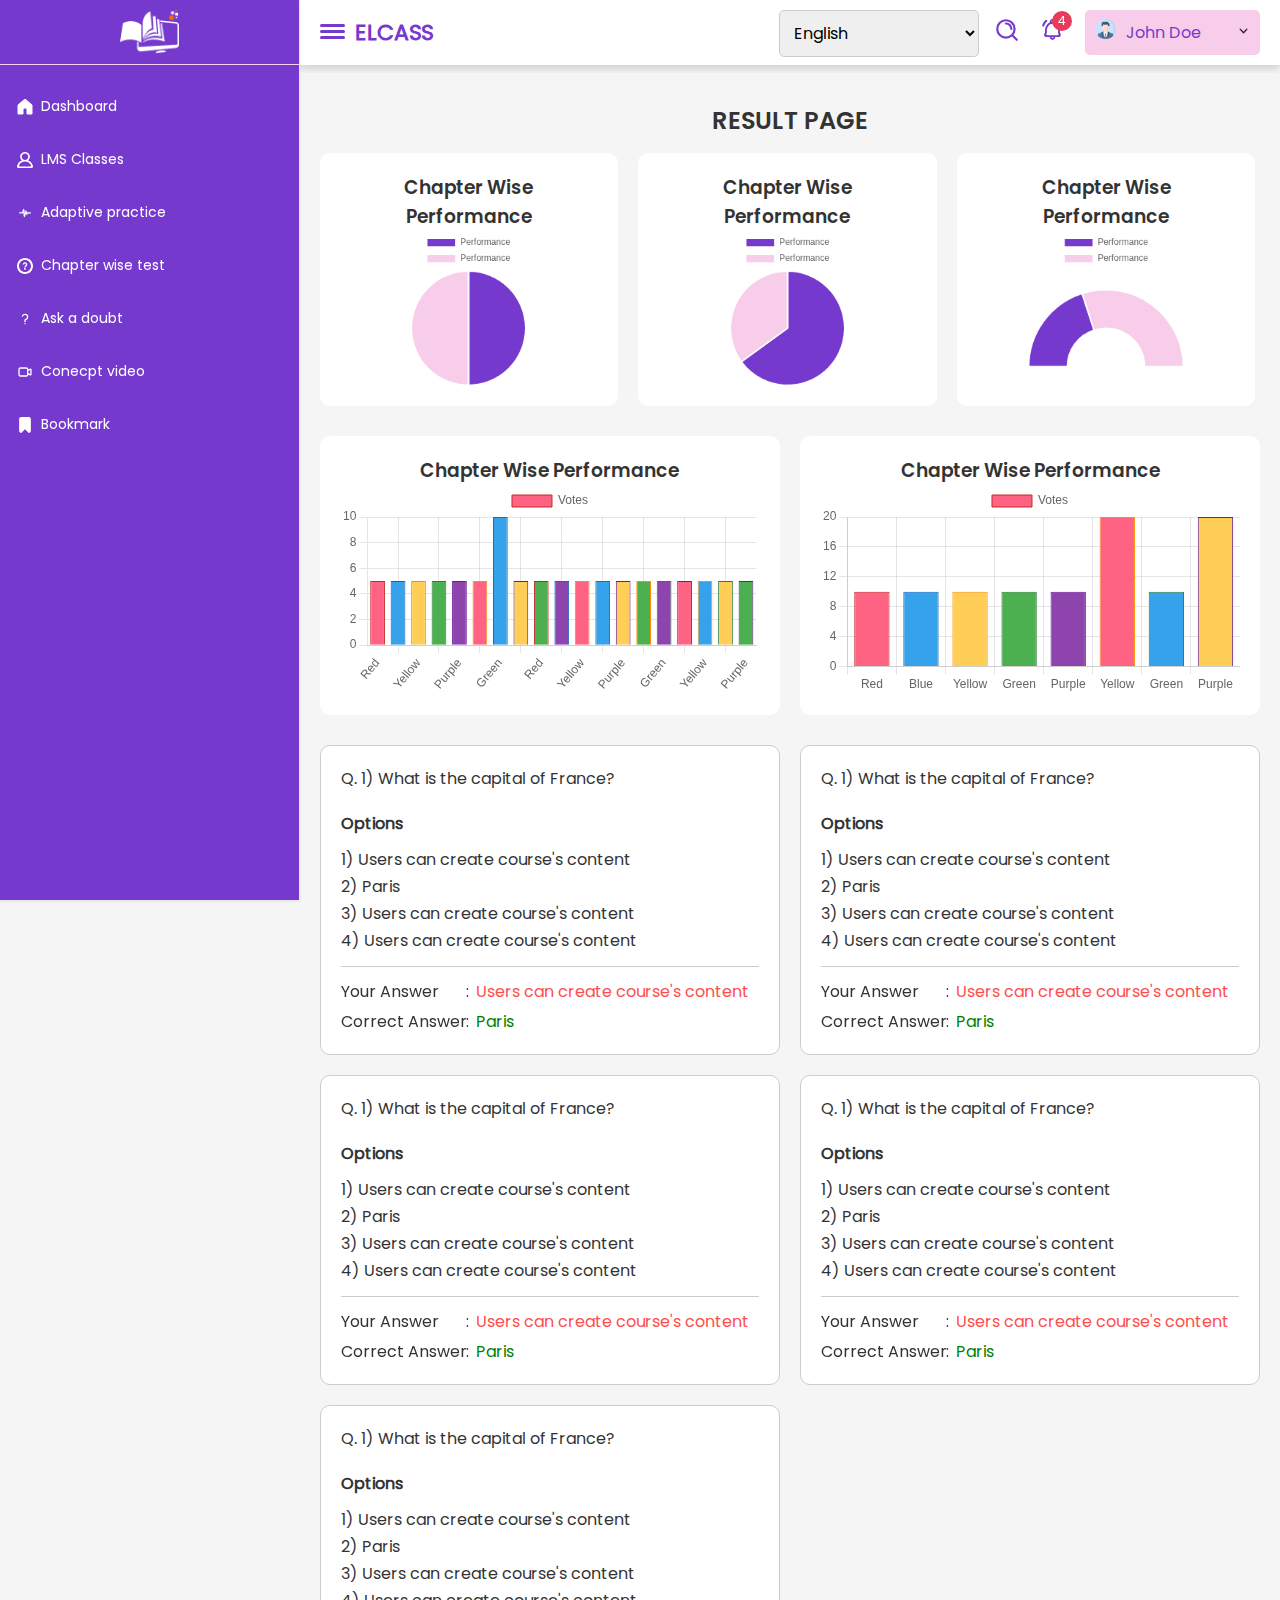
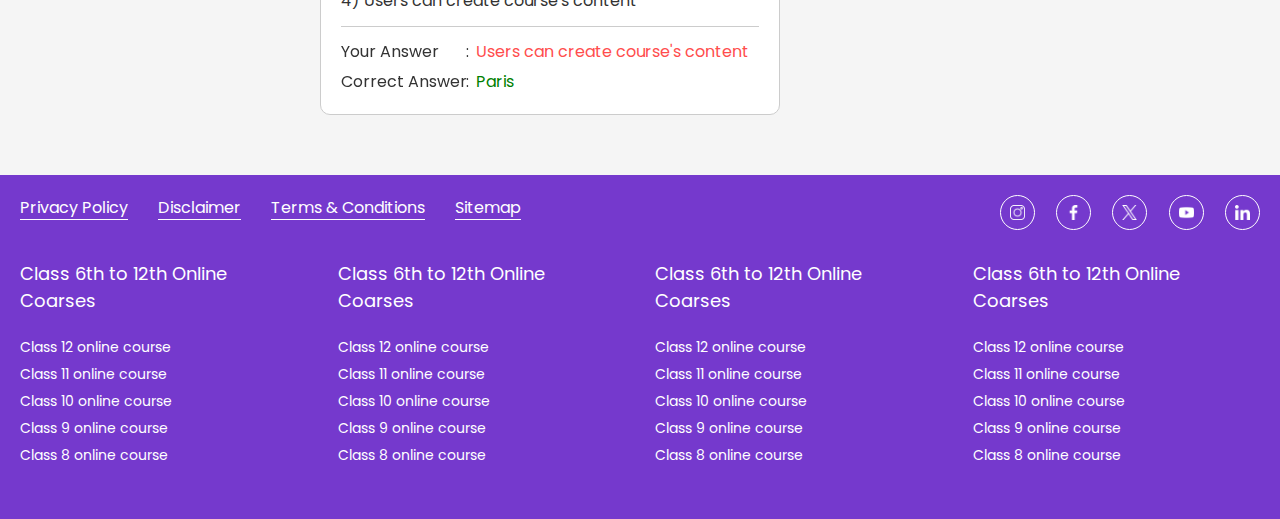
<file: result.html>
<!DOCTYPE html>
<html lang="en-US">
  <head>
    <meta charset="utf-8" />
    <meta name="viewport" content="width=device-width, initial-scale=1" />
	<link rel="stylesheet" href="./styles/swiper.css" />
	<link rel="stylesheet" href="./styles/aos.css">
    <title>Result page</title>
    
    <link
      rel="stylesheet"
      type="text/css"
      media="all"
      href="./styles/elcass.css" />
    <link href="./styles/video-js.css" rel="stylesheet" />
  </head>

  <body class="body-layout">
   
    <div class="website-layout-wrapper">
      <div class="subject-page">
        <aside class="chapter-topics-layout open" id="sidebar">
          
          
          <div class="main-logo-plot">
            <img src="./images/white-logo.png" class="logo-icon" alt="logo" />
            <button class="mobile-close">
              <img src="./images/close-white.svg" alt="close" />
            </button>
          </div>
          <div class="topics-wrapper">
            <ul class="topics-list">
              <li class="topic-item">
                <a href="#" class="topic-link">
                  <img class="topic-icon" src="./images/home.svg" alt="Lock" />
                  Dashboard
                  <!-- <img
                    class="drop-icon"
                    src="./images/right-chevron.svg"
                    alt="drop-down" /> -->
                </a>
                <!-- <ul class="sub-topic-link">
                  <li class="sub-topic-item">
                    <a href="#" class="sub-topic-link"
                      >What is Fraction
                      <div class="time">30 mins</div>
                    </a>
                  </li>
                  <li class="sub-topic-item">
                    <a href="#" class="sub-topic-link"
                      >Types of Fractions
                      <div class="time">30 mins</div>
                    </a>
                  </li>
                  <li class="sub-topic-item">
                    <a href="#" class="sub-topic-link"
                      >Addition of Fractions
                      <div class="time">30 mins</div>
                    </a>
                  </li>
                  <li class="sub-topic-item">
                    <a href="#" class="sub-topic-link"
                      >Subtraction of Fractions
                      <div class="time">30 mins</div>
                    </a>
                  </li>
                </ul> -->
              </li>
              <li class="topic-item">
                <a href="#" class="topic-link">
                  <img class="topic-icon" src="./images/profile.svg" alt="Lock" />
                 LMS Classes
                  <!-- <img
                    class="drop-icon"
                    src="./images/right-chevron.svg"
                    alt="drop-down" /> -->
                </a>
                <!-- <ul class="sub-topic-link">
                  <li class="sub-topic-item">
                    <a href="#" class="sub-topic-link"
                      >What is Fraction
                      <div class="time">30 mins</div>
                    </a>
                  </li>
                  <li class="sub-topic-item">
                    <a href="#" class="sub-topic-link"
                      >Types of Fractions
                      <div class="time">30 mins</div>
                    </a>
                  </li>
                  <li class="sub-topic-item">
                    <a href="#" class="sub-topic-link"
                      >Addition of Fractions
                      <div class="time">30 mins</div>
                    </a>
                  </li>
                  <li class="sub-topic-item">
                    <a href="#" class="sub-topic-link"
                      >Subtraction of Fractions
                      <div class="time">30 mins</div>
                    </a>
                  </li>
                </ul> -->
              </li>
              <li class="topic-item">
                <a href="#" class="topic-link">
                  <img class="topic-icon" src="./images/heartbeat.svg" alt="Lock" />
                  Adaptive practice
                  <!-- <img
                    class="drop-icon"
                    src="./images/right-chevron.svg"
                    alt="drop-down" /> -->
                </a>

                <!-- <ul class="sub-topic-link">
                  <li class="sub-topic-item">
                    <a href="#" class="sub-topic-link"
                      >What is Fraction
                      <div class="time">30 mins</div>
                    </a>
                  </li>
                  <li class="sub-topic-item">
                    <a href="#" class="sub-topic-link"
                      >Types of Fractions
                      <div class="time">30 mins</div>
                    </a>
                  </li>
                  <li class="sub-topic-item">
                    <a href="#" class="sub-topic-link"
                      >Addition of Fractions
                      <div class="time">30 mins</div>
                    </a>
                  </li>
                  <li class="sub-topic-item">
                    <a href="#" class="sub-topic-link"
                      >Subtraction of Fractions
                      <div class="time">30 mins</div>
                    </a>
                  </li>
                </ul> -->
              </li>
              <li class="topic-item">
                <a href="#" class="topic-link">
                  <img class="topic-icon" src="./images/question-mark.svg" alt="Lock" />
                  Chapter wise test
                  <!-- <img
                    class="drop-icon"
                    src="./images/right-chevron.svg"
                    alt="drop-down" /> -->
                </a>
                <!-- <ul class="sub-topic-link">
                  <li class="sub-topic-item">
                    <a href="#" class="sub-topic-link"
                      >What is Fraction
                      <div class="time">30 mins</div>
                    </a>
                  </li>
                  <li class="sub-topic-item">
                    <a href="#" class="sub-topic-link"
                      >Types of Fractions
                      <div class="time">30 mins</div>
                    </a>
                  </li>
                  <li class="sub-topic-item">
                    <a href="#" class="sub-topic-link"
                      >Addition of Fractions
                      <div class="time">30 mins</div>
                    </a>
                  </li>
                  <li class="sub-topic-item">
                    <a href="#" class="sub-topic-link"
                      >Subtraction of Fractions
                      <div class="time">30 mins</div>
                    </a>
                  </li>
                </ul> -->
              </li>
              <li class="topic-item">
                <a href="#" class="topic-link">
                  <img class="topic-icon" src="./images/question.svg" alt="Lock" />
                 Ask a doubt
                  <!-- <img
                    class="drop-icon"
                    src="./images/right-chevron.svg"
                    alt="drop-down" /> -->
                </a>
                <!-- <ul class="sub-topic-link">
                  <li class="sub-topic-item">
                    <a href="#" class="sub-topic-link"
                      >What is Fraction
                      <div class="time">30 mins</div>
                    </a>
                  </li>
                  <li class="sub-topic-item">
                    <a href="#" class="sub-topic-link"
                      >Types of Fractions
                      <div class="time">30 mins</div>
                    </a>
                  </li>
                  <li class="sub-topic-item">
                    <a href="#" class="sub-topic-link"
                      >Addition of Fractions
                      <div class="time">30 mins</div>
                    </a>
                  </li>
                  <li class="sub-topic-item">
                    <a href="#" class="sub-topic-link"
                      >Subtraction of Fractions
                      <div class="time">30 mins</div>
                    </a>
                  </li>
                </ul> -->
              </li>
              <li class="topic-item">
                <a href="#" class="topic-link">
                  <img class="topic-icon" src="./images/video.svg" alt="Lock" />
                 Conecpt video
                  <!-- <img
                    class="drop-icon"
                    src="./images/right-chevron.svg"
                    alt="drop-down" /> -->
                </a>
                <!-- <ul class="sub-topic-link">
                  <li class="sub-topic-item">
                    <a href="#" class="sub-topic-link"
                      >What is Fraction
                      <div class="time">30 mins</div>
                    </a>
                  </li>
                  <li class="sub-topic-item">
                    <a href="#" class="sub-topic-link"
                      >Types of Fractions
                      <div class="time">30 mins</div>
                    </a>
                  </li>
                  <li class="sub-topic-item">
                    <a href="#" class="sub-topic-link"
                      >Addition of Fractions
                      <div class="time">30 mins</div>
                    </a>
                  </li>
                  <li class="sub-topic-item">
                    <a href="#" class="sub-topic-link"
                      >Subtraction of Fractions
                      <div class="time">30 mins</div>
                    </a>
                  </li>
                </ul> -->
              </li>
              <li class="topic-item">
                <a href="#" class="topic-link">
                  <img class="topic-icon" src="./images/bookmark.svg" alt="Lock" />
                 Bookmark
                  <!-- <img
                    class="drop-icon"
                    src="./images/right-chevron.svg"
                    alt="drop-down" /> -->
                </a>
                <!-- <ul class="sub-topic-link">
                  <li class="sub-topic-item">
                    <a href="#" class="sub-topic-link"
                      >What is Fraction
                      <div class="time">30 mins</div>
                    </a>
                  </li>
                  <li class="sub-topic-item">
                    <a href="#" class="sub-topic-link"
                      >Types of Fractions
                      <div class="time">30 mins</div>
                    </a>
                  </li>
                  <li class="sub-topic-item">
                    <a href="#" class="sub-topic-link"
                      >Addition of Fractions
                      <div class="time">30 mins</div>
                    </a>
                  </li>
                  <li class="sub-topic-item">
                    <a href="#" class="sub-topic-link"
                      >Subtraction of Fractions
                      <div class="time">30 mins</div>
                    </a>
                  </li>
                </ul> -->
              </li>

            </ul>
          </div>
        </aside>
        <div class="right-side-wrapper" id="main-content">
          <div class="top-navbar">
            <button class="hamburger-icon">
              <span class="collapse-icon"></span>
              <span class="collapse-icon"></span>
              <span class="collapse-icon"></span>
            </button>
            <div class="text-logo">ELCASS</div>
            <div class="right-content">
              <div class="language-select">
					<select id="language">
						<option value="en">English</option>
						<option value="es">Spanish</option>
						<option value="fr">French</option>
						<option value="de">German</option>
						<option value="zh">Chinese</option>
					</select>
				</div>
              <div class="search-plot">
                <!--<input type="search" class="search-input" />-->
                <button class="search-btn">
                  <img src="./images/search.svg" alt="Search" />
                </button>
              </div>
              <div class="notification-plot">
                <div class="notification-buttble">4</div>
                
                <button class="notification-btn"><img src="./images/notifications.svg" alt="notification"/></button>
                <div class="notification-popup">
                  <div class="popup-arrow"></div>
                  <div class="notification-row">
                    <div class="notification-icon">
                      <svg viewBox="0 0 24 24" fill="none" xmlns="http://www.w3.org/2000/svg" stroke="#dc5aa7"><g id="SVGRepo_bgCarrier" stroke-width="0"></g><g id="SVGRepo_tracerCarrier" stroke-linecap="round" stroke-linejoin="round"></g><g id="SVGRepo_iconCarrier"><path d="M18.6 3H5.4A2.4 2.4 0 0 0 3 5.4v15.2A2.4 2.4 0 0 0 5.4 23h13.2a2.4 2.4 0 0 0 2.4-2.4V5.4A2.4 2.4 0 0 0 18.6 3Z" fill="#dc5aa7" fill-opacity=".16" stroke="#dc5aa7" stroke-width="1.5" stroke-miterlimit="10"></path><path d="M7 14h10M7 11h10M7 17h6" stroke="#dc5aa7" stroke-width="1.5" stroke-miterlimit="10" stroke-linecap="round"></path><path d="M15.2 6a.8.8 0 0 0 .8-.8V3H8v2.2a.8.8 0 0 0 .8.8h6.4Z" fill="#ffffff"></path><path d="M16 3v2.2a.8.8 0 0 1-.8.8H8.8a.8.8 0 0 1-.8-.8V3" stroke="#dc5aa7" stroke-width="1.5" stroke-miterlimit="10" stroke-linecap="round"></path><path d="M18.6 3H5.4A2.4 2.4 0 0 0 3 5.4v15.2A2.4 2.4 0 0 0 5.4 23h13.2a2.4 2.4 0 0 0 2.4-2.4V5.4A2.4 2.4 0 0 0 18.6 3Z" stroke="#dc5aa7" stroke-width="1.5" stroke-miterlimit="10"></path><path d="M14 3a2 2 0 1 0-4 0" stroke="#dc5aa7" stroke-width="1.5" stroke-miterlimit="10" stroke-linecap="round"></path></g></svg>
                    </div>
                    <div class="notification-desc">
                      <div class="notification-title">New assignment submitted</div>
                      <div class="notification-time">2 minuites</div>
                    </div>
                  </div>
                  <div class="notification-row">
                    <div class="notification-icon">
                      <svg viewBox="0 0 24 24" fill="none" xmlns="http://www.w3.org/2000/svg" stroke="#dc5aa7"><g id="SVGRepo_bgCarrier" stroke-width="0"></g><g id="SVGRepo_tracerCarrier" stroke-linecap="round" stroke-linejoin="round"></g><g id="SVGRepo_iconCarrier"> <path d="M3 8.2C3 7.07989 3 6.51984 3.21799 6.09202C3.40973 5.71569 3.71569 5.40973 4.09202 5.21799C4.51984 5 5.0799 5 6.2 5H9.67452C10.1637 5 10.4083 5 10.6385 5.05526C10.8425 5.10425 11.0376 5.18506 11.2166 5.29472C11.4184 5.4184 11.5914 5.59135 11.9373 5.93726L12.0627 6.06274C12.4086 6.40865 12.5816 6.5816 12.7834 6.70528C12.9624 6.81494 13.1575 6.89575 13.3615 6.94474C13.5917 7 13.8363 7 14.3255 7H17.8C18.9201 7 19.4802 7 19.908 7.21799C20.2843 7.40973 20.5903 7.71569 20.782 8.09202C21 8.51984 21 9.0799 21 10.2V15.8C21 16.9201 21 17.4802 20.782 17.908C20.5903 18.2843 20.2843 18.5903 19.908 18.782C19.4802 19 18.9201 19 17.8 19H6.2C5.07989 19 4.51984 19 4.09202 18.782C3.71569 18.5903 3.40973 18.2843 3.21799 17.908C3 17.4802 3 16.9201 3 15.8V8.2Z" stroke="#dc5aa7" stroke-width="2" stroke-linecap="round" stroke-linejoin="round"></path> </g></svg>
                    </div>
                    <div class="notification-desc">
                      <div class="notification-title">Scheduled updated</div>
                      <div class="notification-time">3 hours ago</div>
                    </div>
                  </div>
                  <div class="notification-row">
                    <div class="notification-icon">
                      <svg viewBox="0 0 24 24" fill="none" xmlns="http://www.w3.org/2000/svg" stroke="#dc5aa7"><g id="SVGRepo_bgCarrier" stroke-width="0"></g><g id="SVGRepo_tracerCarrier" stroke-linecap="round" stroke-linejoin="round"></g><g id="SVGRepo_iconCarrier"><path d="M18.6 3H5.4A2.4 2.4 0 0 0 3 5.4v15.2A2.4 2.4 0 0 0 5.4 23h13.2a2.4 2.4 0 0 0 2.4-2.4V5.4A2.4 2.4 0 0 0 18.6 3Z" fill="#dc5aa7" fill-opacity=".16" stroke="#dc5aa7" stroke-width="1.5" stroke-miterlimit="10"></path><path d="M7 14h10M7 11h10M7 17h6" stroke="#dc5aa7" stroke-width="1.5" stroke-miterlimit="10" stroke-linecap="round"></path><path d="M15.2 6a.8.8 0 0 0 .8-.8V3H8v2.2a.8.8 0 0 0 .8.8h6.4Z" fill="#ffffff"></path><path d="M16 3v2.2a.8.8 0 0 1-.8.8H8.8a.8.8 0 0 1-.8-.8V3" stroke="#dc5aa7" stroke-width="1.5" stroke-miterlimit="10" stroke-linecap="round"></path><path d="M18.6 3H5.4A2.4 2.4 0 0 0 3 5.4v15.2A2.4 2.4 0 0 0 5.4 23h13.2a2.4 2.4 0 0 0 2.4-2.4V5.4A2.4 2.4 0 0 0 18.6 3Z" stroke="#dc5aa7" stroke-width="1.5" stroke-miterlimit="10"></path><path d="M14 3a2 2 0 1 0-4 0" stroke="#dc5aa7" stroke-width="1.5" stroke-miterlimit="10" stroke-linecap="round"></path></g></svg>
                    </div>
                    <div class="notification-desc">
                      <div class="notification-title">New assignment submitted</div>
                      <div class="notification-time">2 minuites</div>
                    </div>
                  </div>
                </div>
              </div>
              <div class="profile-plot">
                <div class="avtar-plot">
                  <img src="./images/profile.png" alt="profile-img" />
                </div>
                <p class="profile-name">John Doe</p>
                <div class="arrow">
                  <img src="./images/bottom-chevron.png" alt="bottom-chevron" />
                </div>
                <div class="profile-popup">
                  <div class="popup-arrow"></div>
                  <div class="profile-desc">
                    <div class="profile-name">John Doe</div>
                    <div class="profile-email">john.doe@example.com</div>
                  </div>
                  <ul class="setting-ul">
                    <li class="setting-li">
                      <img src="./images/profile-purple.svg" class="setting-icon" alt="profile"/>
                      <a href="#" class="setting-link">Profile</a>
                    </li>
                    <li class="setting-li">
                      <img src="./images/setting.svg" class="setting-icon" alt="profile"/>
                      <a href="#" class="setting-link">Setting</a>
                    </li>
                    <li class="setting-li">
                      <img src="./images/security.svg" class="setting-icon" alt="profile"/>
                      <a href="#" class="setting-link">Password & Security</a>
                    </li>
                  </ul>
                  <div class="logout-block">
                    <img src="./images/logout.svg" alt="logout" class="logout-icon"/>
                    Logout
                  </div>
                </div>
              </div>
            </div>
          </div>
          <section class="subject-layout"> 
		  <div class="reportspage-layout">
		  <h2 class="page-heading">Result page</h2>
		<div class="reports-chart-container flex-box-container">
			<div class="report-chart-box">
				<h3 class="chart-title margin-bottom-10px">Chapter wise performance</h3>
				<canvas id="myPieChart1" class="pie-chart-img"></canvas>
			</div>
			<div class="report-chart-box">
				<h3 class="chart-title margin-bottom-10px">Chapter wise performance</h3>
				<canvas id="myPieChart2" class="pie-chart-img"></canvas>
			</div>
			<div class="report-chart-box">
				<h3 class="chart-title margin-bottom-10px">Chapter wise performance</h3>
				<canvas id="halfCircleChart" class="pie-chart-img"></canvas>
			</div>
		</div>
		
		<div class="reports-chart-container flex-box-container">
			<div class="report-chart-box bar-chart-box">
				<h3 class="chart-title margin-bottom-10px">Chapter wise performance</h3>
				<canvas id="myBarChart1" class="bar-chart-img"></canvas>
			</div>
			<div class="report-chart-box bar-chart-box">
				<h3 class="chart-title margin-bottom-10px">Chapter wise performance</h3>
				<canvas id="myBarChart2" class="bar-chart-img"></canvas>
			</div>
		</div>
		
		<div class="reports-question-container flex-box-container">
			<div class="report-question-box">
				<div class="question-flex-box">
					<div class="question-title">Q. 1) What is the capital of France?</div>
						<p class="font-bold">Options</p>
						<ul class="numbered-list">
							<li>Users can create course's content</li>
							<li>Paris</li>
							<li>Users can create course's content</li>
							<li>Users can create course's content</li>
						</ul>
				</div>
				<div class="report-answer-box">
					<p class="wrong-answer"><span>Your Answer</span>Users can create course's content</p>
					<p class="correct-answer"><span>Correct Answer</span>Paris</p>
				</div>
			</div>
			<div class="report-question-box">
				<div class="question-flex-box">
					<div class="question-title">Q. 1) What is the capital of France?</div>
						<p class="font-bold">Options</p>
						<ul class="numbered-list">
							<li>Users can create course's content</li>
							<li>Paris</li>
							<li>Users can create course's content</li>
							<li>Users can create course's content</li>
						</ul>
				</div>
				<div class="report-answer-box">
					<p class="wrong-answer"><span>Your Answer</span>Users can create course's content</p>
					<p class="correct-answer"><span>Correct Answer</span>Paris</p>
				</div>
			</div>
			<div class="report-question-box">
				<div class="question-flex-box">
					<div class="question-title">Q. 1) What is the capital of France?</div>
						<p class="font-bold">Options</p>
						<ul class="numbered-list">
							<li>Users can create course's content</li>
							<li>Paris</li>
							<li>Users can create course's content</li>
							<li>Users can create course's content</li>
						</ul>
				</div>
				<div class="report-answer-box">
					<p class="wrong-answer"><span>Your Answer</span>Users can create course's content</p>
					<p class="correct-answer"><span>Correct Answer</span>Paris</p>
				</div>
			</div>
			<div class="report-question-box">
				<div class="question-flex-box">
					<div class="question-title">Q. 1) What is the capital of France?</div>
						<p class="font-bold">Options</p>
						<ul class="numbered-list">
							<li>Users can create course's content</li>
							<li>Paris</li>
							<li>Users can create course's content</li>
							<li>Users can create course's content</li>
						</ul>
				</div>
				<div class="report-answer-box">
					<p class="wrong-answer"><span>Your Answer</span>Users can create course's content</p>
					<p class="correct-answer"><span>Correct Answer</span>Paris</p>
				</div>
			</div>
			<div class="report-question-box">
				<div class="question-flex-box">
					<div class="question-title">Q. 1) What is the capital of France?</div>
						<p class="font-bold">Options</p>
						<ul class="numbered-list">
							<li>Users can create course's content</li>
							<li>Paris</li>
							<li>Users can create course's content</li>
							<li>Users can create course's content</li>
						</ul>
				</div>
				<div class="report-answer-box">
					<p class="wrong-answer"><span>Your Answer</span>Users can create course's content</p>
					<p class="correct-answer"><span>Correct Answer</span>Paris</p>
				</div>
			</div>
		</div>
	</div>
          </section>        
        </div> 
</div>		
     
      <footer class="elcass-footer" id="footer">
        <div class="footer-wrapper">
         <div class="footer-links-section">
           <a href="#" class="footer-anchor">Privacy Policy</a>
           <a href="#" class="footer-anchor">Disclaimer</a>
           <a href="#" class="footer-anchor">Terms & Conditions</a>
           <a href="#" class="footer-anchor">Sitemap</a>
         </div>
         <div class="footer-social-media">
           <a href="#" class="social-media-icon">
             <img src="./images/instagram.png" alt="insta" />
           </a>
           <a href="#" class="social-media-icon">
             <img src="./images/facebook.png" alt="facebook" />
           </a>
           <a href="#" class="social-media-icon">
             <img src="./images/twitter.png" alt="twitter" />
           </a>
           <a href="#" class="social-media-icon">
             <img src="./images/youtube.png" alt="youtube" />
           </a>
           <a href="#" class="social-media-icon">
             <img src="./images/linkedin-logo.png" alt="linkedin" />
           </a>
         </div>
         <div class="footer-coarse-links">
           <ul class="footer-ul">
             <li class="footer-title-li">Class 6th to 12th Online Coarses</li>
             <li class="footer-li"><a href="#">Class 12 online course</a></li>
             <li class="footer-li"><a href="#">Class 11 online course</a></li>
             <li class="footer-li"><a href="#">Class 10 online course</a></li>
             <li class="footer-li"><a href="#">Class 9 online course</a></li>
             <li class="footer-li"><a href="#">Class 8 online course</a></li>
           </ul>
           <ul class="footer-ul">
             <li class="footer-title-li">Class 6th to 12th Online Coarses</li>
             <li class="footer-li"><a href="#">Class 12 online course</a></li>
             <li class="footer-li"><a href="#">Class 11 online course</a></li>
             <li class="footer-li"><a href="#">Class 10 online course</a></li>
             <li class="footer-li"><a href="#">Class 9 online course</a></li>
             <li class="footer-li"><a href="#">Class 8 online course</a></li>
           </ul>
           <ul class="footer-ul">
             <li class="footer-title-li">Class 6th to 12th Online Coarses</li>
             <li class="footer-li"><a href="#">Class 12 online course</a></li>
             <li class="footer-li"><a href="#">Class 11 online course</a></li>
             <li class="footer-li"><a href="#">Class 10 online course</a></li>
             <li class="footer-li"><a href="#">Class 9 online course</a></li>
             <li class="footer-li"><a href="#">Class 8 online course</a></li>
           </ul>
           <ul class="footer-ul">
             <li class="footer-title-li">Class 6th to 12th Online Coarses</li>
             <li class="footer-li"><a href="#">Class 12 online course</a></li>
             <li class="footer-li"><a href="#">Class 11 online course</a></li>
             <li class="footer-li"><a href="#">Class 10 online course</a></li>
             <li class="footer-li"><a href="#">Class 9 online course</a></li>
             <li class="footer-li"><a href="#">Class 8 online course</a></li>
           </ul>
         </div>
        </div>
       </footer>
    </div>
	
    <script src="./js/jquery-3.7.1.min.js"></script>
	<script src="./js/jquery-ui.min.js"></script>
	<script src="./js/jquery.ui.touch-punch.min.js"></script>
    <script src="./js/swiper.js"></script>
	<script src="./js/dataTables.js"></script>
	<script src="./js/owl.carousel.min.js"></script>
	<script src="./js/chart.js"></script>
	<script src="./js/aos.js"></script>
    <script src="./js/common-js.js"></script>
    
  
   
    <script>      
      jQuery(document).ready(function () {

        AOS.init({
              selector: 'header[data-aos]',
              once: true,  // Change to false if you want to repeat animation
              offset: 200,
              duration: 600
          });
        //animation script
        AOS.init({
          duration: 800,
          easing: 'ease-in-out',
          once: true,
          mirror: true, // re-animate on scroll back up
        });
      });      
    </script>
   
  </body>
</html>
</file>
<file: styles/elcass.css>
:root {
  /* --primary-color: #4f5de4;
  --secondary-color: #ff7200; */
  --primary-color: #7539cd;
  --secondary-color: #ff1493;
  --light-purple: #ddceee;
  --medium-pink: #f7cdea;
  --light-pink: #ffcff1;
  --text-color: #333;
  --text-white: #fff;
  --text-red: #ff4d4d;
  --text-green: #008000;
  --text-disabled: #d3d3d3;
  --background-color: #f5f5f5;
  --bg-pink: #faf2f8;
  --gray-border: #ccc;
}
@font-face {
    font-family: 'poppins';
    src: url('../fonts/Poppins-Regular.ttf') format('truetype');
    font-weight: normal;
    font-style: normal;
}
@font-face {
    font-family: 'poppins-bold';
    src: url('../fonts/Poppins-SemiBold.ttf') format('truetype');
    font-weight: normal;
    font-style: normal;
}
body, html {
    height: 100%;
}
.section-seperator {
    display: flex;
    justify-content: center;
    margin: 30px 0;
}
.section-seperator:after {
    content: "";
    border-bottom: 6px solid var(--primary-color);
    width: 300px;
}
* {
  box-sizing: border-box;
  margin: 0;
  padding: 0;
  font-family: "poppins", sans-serif;
}
/* width */
*::-webkit-scrollbar {
  width: 5px;
  border-radius: 4px;
  height: 5px;
}

/* Track */
*::-webkit-scrollbar-track {
  background: var(--background-color);
  border-radius: 4px;
}

/* Handle */
*::-webkit-scrollbar-thumb {
  background: var(--primary-color);
  border-radius: 4px;
}

/* Handle on hover */
*::-webkit-scrollbar-thumb:hover {
  background: #555;
}
img {
  width: 100%;
}
.body-layout {
  width: 100%;
  display: flex;
  flex-direction: column;
}

/****************** header css ****************************/
mg {
  width: 100%;
}
.body-layout {
  background-color: var(--background-color);
}
header {
  width: 100%;
  display: flex;
  background-color: var(--primary-color);
  position: fixed;
  padding: 8px 10%;
  z-index: 1;
  /* transform: translateY(-100%); */
  /* opacity: 0; */
  transition: all 0.6s ease;
}
/* header.show {
  transform: translateY(0);
  opacity: 1;
} */
.header-layout {
  width: 100%;
  display: flex;
  justify-content: space-between;
}
a.logo-link {
  width: 52px;
  text-decoration: none;
}
a.logo-link img {
  width: 100%;
}
nav {
  width: auto;
  display: flex;
  justify-content: center;
  align-items: center;
}
ul.nav-ul {
  list-style: none;
  display: flex;
}
li.nav-li {
  margin: 0 25px;
}
li.nav-li a {
  text-decoration: none;
  font-family: "Poppins", serif;
  font-size: 16px;
  font-weight: 400;
  font-style: normal;
  color: var(--text-white);
}
.left-nav {
  width: auto;
  display: flex;
}
.left-nav-ul {
  display: flex;
  align-items: center;
  list-style: none;
  margin: 0;
  padding: 0;
}
.left-nav-li {
  list-style: none;
  margin: 0;
  padding: 0;
}
.language-select select {
  width: 100%;
  padding: 10px;
  border: 1px solid var(--gray-border);
  border-radius: 5px;
  font-size: 16px;
  cursor: pointer;
}
.language-select select:focus {
  outline: none;
  border-color: var(--primary-color);
}
button.search-btn {
  width: 26px;
  background-color: transparent;
  border: 0;
  cursor: pointer;
  /*margin-right: 20px;*/
}
button.search-btn img {
  width: 100%;
}
button.login-btn {
  width: 100px;
  /* background-color: var(--secondary-color); */
  background-image: radial-gradient(at bottom center, #e83a5a 0%, #7a0792 100%);
  border: 0;
  cursor: pointer;
  color: var(--text-white);
  font-family: "Poppins", serif;
  font-size: 16px;
  font-weight: 700;
  font-style: normal;
  border-radius: 4px;
  padding: 10px 0;
  position: relative;
  transition: transform 0.3s ease, box-shadow 0.3s ease;
}
/* Glossy overlay */
button.login-btn::before {
  content: "";
  position: absolute;
  top: 0;
  left: 0;
  width: 100%;
  height: 100%;
  background: radial-gradient(
    circle at top center,
    rgba(255, 255, 255, 0.6) 0%,
    rgba(255, 255, 255, 0.2) 40%,
    rgba(255, 255, 255, 0) 100%
  );
  pointer-events: none; /* So it doesn't block button clicks */
  border-radius: inherit; /* Match button shape */
  z-index: 1; /* Overlay on top of background */
}
/* Optional: Add a subtle shadow for depth */
button.login-btn:hover {
  transform: scale(1.05); /* Slight zoom */
  box-shadow: 0 4px 12px rgba(0, 0, 0, 0.3); /* Optional depth */
}
.mobile-nav {
  display: none;
}
.mobile-nav.active span:nth-child(1) {
  transform: translateY(12px) rotate(45deg);
  margin: 6px;
}

.mobile-nav.active span:nth-child(2) {
  opacity: 0;
}

.mobile-nav.active span:nth-child(3) {
  transform: translateY(-12px) rotate(-45deg);
  margin: 6px;
}
.website-layout-wrapper {
  display: flex;
  flex-wrap: wrap;
  min-height: 100vh;
  /* margin-top: 60px; */
}

@media (max-width: 1112px) {
  header {
    padding: 8px 2%;
  }
  button.login-btn {
    width: 70px;
    font-size: 14px;
    padding: 4px 0;
  }
  .mobile-nav {
    display: flex;
    flex-direction: column;
    justify-content: center;
    align-items: center;
    width: 30px;
    background-color: transparent;
    border: 0;
    margin-right: 20px;
  }
  .ham-line {
    width: 100%;
    height: 3px;
    background-color: var(--text-white);
    margin: 6px 0 0;
    transition: all 0.4s ease-in-out;
  }
  /* header {
    position: relative;
  } */
  .header-layout {
    justify-content: flex-start;
  }
  .left-nav {
    margin-left: auto;
  }
  .homepage-menu nav {
    width: 50%;
    position: fixed;
    top: 60px;
    left: -100%;
    height: 100vh;
    flex-direction: column;
    z-index: 4;
    background-color: var(--background-color);
  }
  nav.active {
    left: 0; /* Slides in */
  }
  a.logo-link {
    width: 55px;
  }
  ul.nav-ul {
    flex-direction: column;
    width: 100%;
    height: 100%;
    padding: 20px;
  }
  li.nav-li {
    margin-left: 0;
  }
  li.nav-li a {
    color: var(--primary-color);
  }

  .header-layout .menu-popup-overlay {
    top: 60px;
  }
}

@media (max-width: 600px) {
  nav {
    width: 73%;
    top: 55px;
  }
  .top-navbar .text-logo {
    font-size: 16px;
  }
  .language-select select {
    padding: 10px 3px;
    font-size: 12px;
  }
  .language-select {
    margin-right: 10px;
    margin-left: 5px;
  }
  .top-navbar .notification-plot {
    margin: 0 5px;
  }
}
@media (min-width: 600px) {
  .language-select {
    width: 200px;
    margin-right: 15px;
  }
}

.right-side-wrapper {
  width: calc(100% - 450px);
  /* width: 77%; */
  /* width: 100%;
  display: flex;
  flex-direction: column;
  background-color: var(--text-white);
  margin-left: 250px; */
  /* width: 100%; */
  /* width: calc(100% - 250px);
  min-height: 100vh; */
  flex-grow: 1;
  /* padding: 20px; */
  min-height: 100vh;
  transition: margin-left 0.3s ease-in-out;
  /* margin-left: 250px; */
  transition: 0.3s;
  background: var(--background-color);
}
.right-side-wrapper.full-width {
  /* width: 100%; */
  margin-left: 0;
  width: 100%;
}
@media (max-width: 1112px) {
  .right-side-wrapper {
    width: 100%;
    margin-left: 0;
  }
}

/****************** top navbar **********************************/
.top-navbar {
  width: 100%;
  height: 65px;
  display: flex;
  background-color: var(--text-white);
  box-shadow: 0 4px 8px rgba(0, 0, 0, 0.15);
  padding: 10px 2%;
  margin-bottom: 8px;
}
@media (max-width: 1112px) {
  .top-navbar {
    position: fixed;
    z-index: 3;
    padding: 10px 5%;
  }
}
.hamburger-icon {
  width: 25px;
  display: flex;
  flex-direction: column;
  justify-content: center;
  background-color: transparent;
  cursor: pointer;
  border: 0;
}
.text-logo {
  width: auto;
  margin-left: 10px;
  display: flex;
  justify-content: center;
  align-items: center;
  font-size: 22px;
  font-weight: 600;
  color: var(--primary-color);
}
.collapse-icon {
  width: 100%;
  height: 3px;
  border-radius: 5px;
  background-color: var(--primary-color);
  margin-bottom: 3px;
}

.right-content {
  width: auto;
  display: flex;
  margin-left: auto;
}

.search-plot {
  display: flex;
  /*width: 270px;
  justify-content: center;
  border: 1px solid #ccc;
  border-radius: 5px;*/
  /* margin-right: 10px; */
}

.search-input {
  width: 100%;
  background-color: var(--text-white);
  color: var(--text-color);
  font-family: "Poppins", serif;
  font-size: 14px;
  font-weight: 500;
  font-style: normal;
  border: 0;
  padding: 10px;
  margin-right: 20px;
  border-radius: 5px;
}
.mob-search-input {
  display: none;
}
@media (max-width: 600px) {
  .search-input {
    display: none;
  }
  .mob-search-input {
    width: 100%;
    background-color: var(--text-white);
    color: var(--text-color);
    font-family: "Poppins", serif;
    font-size: 14px;
    font-weight: 500;
    font-style: normal;
    border: 0;
    padding: 10px;
    margin-right: 20px;
    border-radius: 5px;
    display: flex;
  }
}

.profile-plot {
  position: relative;
  width: auto;
  background-color: var(--medium-pink);
  display: flex;
  align-items: center;
  border-radius: 5px;
  cursor: pointer;
  padding: 10px;
}
.avtar-plot {
  width: 30px;
  margin-right: 10px;
}
.profile-name {
  font-family: "poppins", sans-serif;
  color: var(--text-color);
  padding-right: 20px;
}

.profile-plot .arrow {
  width: 20px;
}
.profile-popup {
  position: absolute;
  width: 250px;
  right: 0;
  top: 56px;
  background: var(--text-white);
  padding: 10px;
  border-radius: 5px;
  box-shadow: 0 4px 8px rgba(0, 0, 0, 0.15);
  opacity: 0;
  z-index: -2;
  transition: opacity 0.5s ease-out;
}
.show-profile-items {
  opacity: 1;
  z-index: 2;
  animation: fadeIn 0.5s ease-out;
}

@media (max-width: 1112px) {
  .profile-popup {
    display: none;
  }
  .show-profile-items {
    display: flex;
    flex-direction: column;
  }
}

.popup-arrow {
  position: absolute;
  top: -11px;
  right: 1px;
  transform: translateX(-50%);
  width: 0;
  height: 0;
  border-left: 10px solid transparent;
  border-right: 10px solid transparent;
  border-bottom: 10px solid #ccc;
}
.popup-arrow::before {
  content: "";
  position: absolute;
  top: 2px;
  left: -10px;
  width: 0;
  height: 0;
  border-left: 10px solid transparent;
  border-right: 10px solid transparent;
  border-bottom: 10px solid var(--text-white);
}
.profile-desc {
  width: 100%;
  display: flex;
  justify-content: flex-start;
  flex-direction: column;
  border-bottom: 1px solid #ccc;
  padding-bottom: 8px;
  margin-bottom: 8px;
}
.profile-name {
  width: 100%;
  font-family: "poppins", sans-serif;
  color: var(--primary-color);
  font-size: 16px;
  font-weight: 500;
}
.profile-email {
  width: 100%;
  font-family: "poppins", sans-serif;
  color: var(--primary-color);
  font-size: 14px;
}
.setting-ul {
  width: 100%;
  display: flex;
  flex-direction: column;
  list-style: none;
  padding: 0;
}
.setting-li {
  width: 100%;
  display: flex;
  margin-bottom: 5px;
  border-radius: 4px;
  transition: background-color 0.6s ease;
  padding: 5px;
}
.setting-li:hover {
  background-color: var(--light-purple);
}
.setting-icon {
  width: 14px;
  margin-right: 5px;
}
.setting-link {
  width: auto;
  font-family: "poppins", sans-serif;
  color: var(--primary-color);
  font-weight: 500;
  font-size: 14px;
  text-decoration: none;
}
.logout-block {
  width: 100%;
  display: flex;
  font-family: "poppins", sans-serif;
  color: var(--primary-color);
  font-weight: 500;
  font-size: 14px;
  border-top: 1px solid #ccc;
  padding-top: 11px;
}
.logout-icon {
  width: 20px;
  margin-right: 10px;
}
@media (max-width: 600px) {
  .profile-plot {
    padding: 4px;
  }
  .profile-name {
    display: none;
  }
}
/**************** search pop up  *************************************/
.search-popup {
  width: 100%;
  height: 100vh;
  display: none;
  justify-content: center;
  position: fixed;
  top: 0;
  left: 0;
  opacity: 0;
  transition: opacity 0.5s ease;
  /* z-index: 2; */
}
.search-popup.active {
  display: flex;
  opacity: 1;
  animation: fadeIn 0.5s ease-out;
  z-index: 2;
}
@keyframes fadeIn {
  from {
    opacity: 0;
  }
  to {
    opacity: 1;
  }
}

.search-popup-plot {
  width: 70%;
  position: absolute;
  display: flex;
  margin-top: 3%;
}
.search-input-wrapper {
  width: 100%;
  display: flex;
  justify-content: center;
}

.search-input:focus {
  outline: 0;
}
.search-button {
  width: auto;
  background-color: var(--primary-color);
  color: var(--text-white);
  font-family: "Poppins", serif;
  font-size: 14px;
  font-weight: 500;
  font-style: normal;
  padding: 3px 32px;
  border-radius: 3px;
  cursor: pointer;
  border: 0;
}
.popup-overlay {
  width: 100%;
  height: 100vh;
  position: absolute;
  top: 0;
  left: 0;
  background-color: rgba(0, 0, 0, 0.6);
  display: flex;
}
@media (max-width: 1112px) {
  .search-popup-plot {
    width: 95%;
    margin-top: 10%;
  }
  .search-popup.active {
    z-index: 3;
  }
}

/* @media (orientation: landscape) {
  .search-popup-plot {
    width: 95%;
    margin-top: 10%;
  }
} */
@media only screen and (min-device-width: 768px) and (max-device-width: 1112px) and (orientation: landscape) {
  .search-popup-plot {
    width: 95%;
    margin-top: 10%;
  }
}
@media (max-width: 600px) {
  .search-popup-plot {
    width: 90%;
    margin-top: 15%;
  }
  .search-button {
    padding: 3px 7px;
  }
}

/*************************Subject layout********************************************/
.subject-page {
  width: 100%;
  display: flex;
  flex: 1;
  /* align-items: stretch; */
  /* flex-direction: row; */
  /* flex-wrap: wrap; */
}
.subject-layout {
  width: 100%;
  /* width: calc(100% - 450px); */
  display: flex;
  flex-direction: column;
  background-color: var(--background-color);
  padding: 0 2% 30px;
}
.breadcrumb {
  display: flex;
  padding: 5px 0;
}
.breadcrumb li {
  display: flex;
  align-items: center;
}
.breadcrumb li a {
  text-decoration: none;
  color: var(--text-color);
  font-weight: 500;
  padding: 5px 10px;
}
.breadcrumb li a:hover {
  text-decoration: underline;
}
.breadcrumb li:not(:last-child)::after {
  content: ">";
  color: var(--text-color);
}
.subject-header {
	text-align: center;
	margin-bottom: 20px;
}
@media (max-width: 1112px) {
  .subject-layout {
    margin-top: 60px;
  }
}
.subject-grid-section {
  width: 100%;
  display: flex;
  flex-direction: column;
  flex-wrap: wrap;
  justify-content: flex-start;
  align-items: center;
  /* background-color: var(--bg-pink); */
  margin: 0px 0 10px;
  padding: 0% 0% 1%;
}
.subject-title {
  width: auto;
  display: flex;
  justify-content: flex-start;
  align-items: center;
  font-family: "poppins-bold", sans-serif;
  font-size: 20px;
  font-weight: 600;
  color: var(--primary-color);
  position: relative;
  text-transform: uppercase;
  margin-bottom: 20px;
}
.subject-title::after {
  content: "";
  width: 45px;
  height: 3px;
  background-color: var(--secondary-color);
  position: absolute;
  bottom: -3px;
  left: 0;
  border-radius: 13px;
}
.subject-grid-wrapper {
  width: 100%;
  display: flex;
  flex-wrap: wrap;
  padding: 20px 0 50px;
}
.subject-block {
  /* width: calc((100% - 60px) / 4); */
  width: 120px !important;
  height: 100px !important;
  /* margin: 0 20px 20px 0; */
  margin-right: 20px !important;
  display: flex;
  flex-direction: column;
  justify-content: center;
  align-items: center;
  background-color: var(--light-purple);
  text-decoration: none;
  box-shadow: 0 4px 8px rgba(0, 0, 0, 0.15);
  border-radius: 7px;
  padding: 4px 0;
  transition: transform 0.3s ease, box-shadow 0.3s ease;
  padding: 10px 0;
  /* background-image: linear-gradient(
    135deg,
    rgb(198 165 238),
    rgb(233 188 247),
    rgb(236 127 187)
  ); */
}
.subject-block:hover {
  transform: translateY(-5px);
  box-shadow: 0 8px 16px rgba(0, 0, 0, 0.2);
}
.subject-block:nth-child(4n) {
  margin-right: 0;
}
.subject-icon {
  width: 30px;
}
.subject-name {
  font-family: "poppins", sans-serif;
  font-size: 16px;
  font-weight: 500;
  /* color: var(--primary-color); */
  color: var(--text-white);
  padding: 9px 0 0;
}
.subject-updates {
  width: 100%;
  display: flex;
  flex-wrap: wrap;
  justify-content: flex-start;
  align-items: flex-start;
  margin-bottom: 20px;
  /* padding: 25px 10%; */
}
.subject-accordion-box {
	margin-top: 15px;
}
.subject-accordion-box .flex-box {
	margin-bottom: 0;
}
.subject-right-wrapper {
	width: 40%;
	text-align: center;
}
.subject-right-wrapper img {
	width: 150px;
	height: 150px;
}
.updates-wrapper {
  width: 60%;
  display: flex;
  box-shadow: 0 4px 8px rgba(0, 0, 0, 0.15);
  background-color: var(--text-white);
  border-radius: 5px;
}
.updates-pannel {
  width: 100%;
  height: 100%;
  display: flex;
  flex-direction: column;
  /* box-shadow: 0 4px 8px rgba(0, 0, 0, 0.15); */
  border-radius: 5px;
  /* padding: 10px 0px; */
  border: 1px solid #ccc;
}
.updates-ul,
.updates-li {
  list-style: none;
  margin: 0;
  padding: 0;
  display: flex;
  justify-content: space-between;
  background-color: var(--text-white);
}
*/ .updates-ul {
  border-bottom: 1px solid #ccc;
}
.updates-li {
  padding: 10px;
}
.updates-li.active {
  background-color: var(--bg-pink);
}
.updates-links {
  display: flex;
  justify-content: space-between;
  align-items: center;
  font-family: "poppins", sans-serif;
  font-size: 14px;
  color: #666065;
  font-weight: 400;
  text-transform: capitalize;
  text-decoration: none;
  /* background: transparent url("../images/bottom-chevron.png") 98% no-repeat;
  background-size: 20px; */
  cursor: pointer;
  padding: 8px 20px 8px;
}
.acc-icon {
  width: 20px;
  margin-right: 4px;
}
.subject-acc .drop-arrow {
  margin-left: auto;
}
.drop-arrow {
  width: 20px;
  /* margin-left: auto; */
}
.updates-links.active {
  font-weight: 600;
  background-color: var(--light-purple);
}
.updates-links.active .drop-arrow {
  transform: rotate(180deg);
}
.pannel-block.active {
  display: flex;
  flex-direction: column;
}
.pannel-section {
  width: 100%;
  display: flex;
  flex-direction: column;
  /* margin-bottom: 20px; */
}
.pannel-section:not(:last-child) {
  border-bottom: 1px solid #ccc;
  /* margin-bottom: 15px; */
}
.pannel-block {
  width: 100%;
  display: none;
  padding: 15px;
  border-top: 1px solid #ccc;
  position: relative;
}
.pannel-block.active {
  /* display: flex; */
  /* opacity: 1;
  background-color: var(--bg-pink); */
  /* opacity: 1; */
  /* transform: translateY(0); */
  /* background-color: var(--bg-pink); */
  /* visibility: visible;
  position: relative; */
}
.pannel-title {
  width: 100%;
  display: flex;
  font-family: "poppins", sans-serif;
  font-size: 16px;
  font-weight: 500;
  color: var(--primary-color);
}
.pannel-desc {
  width: 100%;
  display: flex;
  flex-wrap: wrap;
  font-family: "poppins", sans-serif;
  font-size: 12px;
  font-weight: 400;
  color: var(--text-color);
}
.activities-section {
  width: 100%;
  display: flex;
  gap: 30px;
  /*justify-content: center;*/
  align-items: baseline;
  /* background-color: var(--bg-pink); */
  padding: 25px 0%;
}
.recent-activities-section {
  width: 70%;
  display: flex;
  flex-direction: column;
  align-items: baseline;
  box-shadow: 0 4px 8px rgba(0, 0, 0, 0.15);
  background-color: var(--text-white);
  padding: 15px;
  border-radius: 15px;
  /*margin-left: 30px;*/
}
.upcoming-section {
  width: 30%;
  display: flex;
  flex-direction: column;
  background-color: var(--text-white);
  box-shadow: 0 4px 8px rgba(0, 0, 0, 0.15);
  padding: 15px;
  border-radius: 15px;
}
.upcoming-section-wrapper {
  width: 100%;
  display: flex;
  flex-direction: column;
  border-top: 1px solid #ccc;
  padding-top: 15px;
}
.upcoming-section-row {
  width: 100%;
  display: flex;
  align-items: center;
  margin-bottom: 10px;
  padding-bottom: 15px;
  cursor: pointer;
  transition: background-color 0.6s ease, transform 0.6s ease;
  border-radius: 4px;
}
.upcoming-section-row:hover {
  background-color: var(--light-pink);
  transform: scale(1.02); /* Slight zoom */
}
.upcoming-section-row:last-child {
  margin-bottom: 0;
  padding-bottom: 12px;
}
/* .upcoming-section-row:not(:last-child) {
  border-bottom: 1px solid #ccc;
} */
.upcoming-icon-block {
  width: 40px;
  height: 35px;
  background-color: var(--light-pink);
  display: flex;
  justify-content: center;
  border-radius: 50%;
  margin-right: 10px;
}
.upcoming-icon {
  width: 17px;
}
.deadline-desc-block {
  width: 100%;
  display: flex;
  flex-direction: column;
}
.deadline-title {
  font-family: "poppins", sans-serif;
  font-weight: 400;
  color: var(--text-color);
  font-size: 14px;
  font-weight: 500;
}
.deadline-desc {
  font-family: "poppins", sans-serif;
  font-weight: 400;
  color: var(--text-color);
  font-size: 12px;
  font-weight: 400;
}
.deadline-desc span {
  border-left: 1px solid var(--text-color);
  margin-left: 5px;
  padding-left: 5px;
}
.activities-table {
  width: 100%;
  /*display: flex;*/
  flex-direction: column;
  border-collapse: collapse;
  white-space: nowrap;
}
.table-container:hover {
  transform: scale(1.02);
}
thead {
  width: 100%;
  /*display: flex;*/
  background-color: var(--light-purple);
  font-family: "poppins", sans-serif;
  font-weight: 400;
  color: var(--primary-color);
  padding: 10px 0;
  border-bottom: 1px solid #ccc;
}
th {
  font-size: 16px;
    font-weight: 500;
    text-align: left;
    padding: 10px 20px;
}
tr {
  width: 100%;
  /*display: flex;*/
  justify-content: space-around;
  font-family: "poppins", sans-serif;
  font-weight: 400;
  color: var(--primary-color);
  font-size: 14px;
}
td {
	border-bottom: 1px solid #ccc;
    padding: 10px 20px;
}
.activities-row {
  color: var(--text-color);
  padding: 10px 0;
  transition: background-color 0.6s ease, transform 0.6s ease;
  cursor: pointer;
}
.activities-row:last-child td {
	border-bottom: 0;
}
.activities-row:hover {
  background-color: var(--light-purple);
  /* transform: scale(1.02); */
  /* transform: scale(1); */
}
.activities-row:not(:last-child) {
  border-bottom: 1px solid #ccc;
}
/* .activities-row:nth-child(even) {
  background-color: var(--light-purple);
} */
.table-container {
	width: 100%;
	overflow-x: auto;
	-webkit-overflow-scrolling: touch;
	transition: transform 0.6s ease;
	border: 1px solid #ccc;
    border-radius: 6px;
	overflow-y: auto;
    height: 340px;
}
.swiper-horizontal .swiper-pagination {
  bottom: 3px;
}
.swiper-button-next,
.swiper-button-prev {
  width: 25px;
  height: 25px;
  background-color: var(--text-white);
  padding: 8px;
  border-radius: 50%;
}
.swiper-button-prev img,
.swiper-button-next img {
  width: 100%;
}
.swiper-button-next:after,
.swiper-button-prev:after {
  content: "";
  width: 35px;
  height: 26px;
  font-size: 12px;
  color: var(--primary-color);
  background-color: var(--text-white);
  border-radius: 50%;
  display: flex;
  justify-content: center;
  align-items: center;
  /* font-family: "poppins", sans-serif; */
}
.swiper-pagination-bullet-active {
  /* width: 10px;
  height: 10px; */
  background-color: var(--primary-color);
}
.web-link {
  display: flex;
}
.mob-link {
  display: none;
}
.activities-section {
  overflow: hidden;
}
@media (min-width: 1113px) and (max-width: 1300px) {
	.upcoming-section {
		width: 36%;
	}
	.recent-activities-section {
		width: 64%;
	}
}
@media (max-width: 1112px) {
  .web-link {
    display: none;
  }
  .mob-link {
    display: flex;
    padding: 12px;
    border-bottom: 1px solid #ccc;
  }
  .mob-link.active {
    background-color: var(--bg-pink);
  }
  .mobile-topics-header {
    display: flex;
    width: 100%;
    left: 0;
  }
  .topics-wrapper {
    /* margin-top: 35px; */
  }
  .chapter-topics-layout {
    max-width: 100%;
    position: fixed;
    margin-top: 0px;
    top: 0;
    width: 100%;
    height: 100%;
    left: -100%;
    background-color: var(--background-color);
    padding: 20px 0;
    z-index: 1;
  }
  .mobile-topic-close {
    position: absolute;
    right: 0;
    top: -8px;
    width: 47px;
  }

  .chapter-right-section {
    width: 40%;
    margin-top: 20px;
  }
  .topics-list {
    padding: 0 20px;
  }
  .menu-popup-overlay {
    display: none;
    width: 100%;
    height: 100vh;
    position: fixed;
    top: 0;
    left: 0;
    background-color: rgba(0, 0, 0, 0.5);
    transition: width 0.5s ease-in-out;
    padding: 18px 0;
  }
  .collapse-topic-icon {
    width: 28px;
  }
  .topics-title {
    font-size: 22px;
    padding: 10px 0;
  }
  .subject-grid-section {
    padding: 3%;
  }
  .activities-section {
    flex-direction: column;
    padding: 3%;
  }
  .recent-activities-section,
  .upcoming-section {
    width: 100%;
    margin: 0 0 40px;
  }
  .table-container {
    overflow-x: auto; /* Enable horizontal scrolling */
    -webkit-overflow-scrolling: touch; /* Smooth scrolling for iOS */
  }
  .activities-table {
    min-width: 600px; /* Ensure table doesn't shrink */
    border-collapse: collapse; /* Optional: collapse borders */
  }
  .subject-updates {
    padding: 0 3%;
  }

  .pannel-section {
    flex-direction: column;
  }
  .updates-ul {
    display: none;
  }
}
.author-detail {
  width: auto;
  display: flex;
  flex-direction: column;
  align-items: center;
  justify-content: center;
  margin-left: 8px;
}
.author-section {
  width: auto;
  display: flex;
}
@media (min-width: 600px) {
  .chapter-right-section {
    padding-left: 3%;
  }
}
@media (max-width: 600px) {
  .chapter-feature-section {
    flex-direction: column;
    justify-content: center;
    align-items: center;
  }
  .author-section .author-detail {
    border-bottom: 0px;
    width: auto;
    padding: 0;
    margin-left: 8px;
  }
  .author-section,
  .author-detail {
    width: 100%;
    justify-content: center;
    border-bottom: 0.5px solid #ccc;
    padding: 10px 0 10px 0;
    margin: 0;
  }
  .author-detail:last-child {
    border-bottom: 0;
  }
  .topics-title {
    display: none;
  }
  a.logo-link {
    width: 45px;
  }
  .header-layout .menu-popup-overlay,
  .chapter-top-bar {
    top: 54px;
  }
  .activities-section {
    flex-direction: column;
    padding: 0 3%;
  }
  .recent-activities-section,
  .upcoming-section {
    width: 100%;
    margin: 0 0 30px;
  }
}
@keyframes shimmer {
  from {
    background-position: -200% 0;
  }
  to {
    background-position: 200% 0;
  }
}

/******************* grid section *************************/
.grid-section {
  width: 100%;
  display: flex;
  flex-wrap: wrap;
  justify-content: space-between;
  margin: 10px 0;
  gap: 10px;
}

.grid-block {
  min-width: 205px;
  height: 200px;
  display: flex;
  justify-content: center;
  align-items: center;
  background-color: var(--light-purple);
  border-radius: 4px;
  padding: 20px;
  box-shadow: 0 4px 8px rgba(0, 0, 0, 0.1); /* Light box shadow */
  transition: transform 0.3s ease, box-shadow 0.3s ease; /* Smooth transition */
}
.grid-block:hover {
  transform: scale(1.05); /* Slight zoom on hover */
  box-shadow: 0 8px 16px rgba(0, 0, 0, 0.3);
}

.grid-wrap {
  width: 100%;
  display: flex;
  flex-direction: column;
  justify-content: center;
  align-items: center;
  text-align: center;
  font-family: "poppins", sans-serif;
  font-size: 16px;
  font-weight: 500;
  color: var(--primary-color);
  cursor: pointer;
}
.grid-icon {
  width: 150px;
}
@media (max-width: 1112px) {
  .grid-section {
    padding: 0 3%;
  }
  .grid-block {
    min-width: 160px;
    /* height: 150px; */
	margin-bottom: 20px;
  }
  .grid-icon {
    width: 150px;
    height: 140px;
  }
}
@media (max-width: 600px) {
  .grid-block {
    min-width: 185px;
    margin-bottom: 20px;
  }
  .search-plot {
    width: auto;
    border: 0;
  }
  button.search-btn {
    margin-right: 0;
  }
}
@media (max-width: 420px) {
  .grid-block {
    min-width: 175px;
    margin-bottom: 20px;
  }
}
@media (max-width: 390px) {
  .grid-block {
    /* min-width: 155px; */
    min-width: calc((100% - 15px) / 2);
    margin-bottom: 20px;
    margin-right: 15px;
  }
  .grid-block:nth-child(2n + 2) {
    /* min-width: 155px; */
    margin-right: 0;
  }
}

.notification-plot {
  width: 45px;
  display: flex;
  justify-content: center;
  align-items: center;
  background-color: transparent;
  position: relative;
  margin: 0 10px;
}
.notification-btn {
  width: 25px;
  background-color: transparent;
  border: 0;
  cursor: pointer;
}
.notification-buttble {
  position: absolute;
  top: 1px;
  right: 3px;
  display: flex;
  justify-content: center;
  align-items: center;
  background-color: #e83a5a;
  width: 20px;
  height: 20px;
  border-radius: 50%;
  color: var(--text-white);
  font-family: "poppins", sans-serif;
  font-size: 12px;
  font-weight: 500;
}
.notification-popup {
  position: absolute;
  width: 300px;
  right: 0;
  top: 56px;
  background: var(--text-white);
  padding: 10px;
  border-radius: 5px;
  box-shadow: 0 4px 8px rgba(0, 0, 0, 0.15);
  opacity: 0;
  z-index: -4;
  transition: opacity 0.5s ease-out;
}
.notification-row {
  width: 100%;
  display: flex;
  margin-bottom: 4px;
  transition: background-color 0.6s ease;
  padding: 8px;
  border-radius: 5px;
  cursor: pointer;
}
.notification-row:hover {
  background-color: var(--light-pink);
}
.notification-icon {
  width: 35px;
  height: 35px;
  display: flex;
  justify-content: center;
  align-items: center;
  background-color: var(--light-pink);
  border: 1px solid var(--secondary-color);
  border-radius: 50%;
  padding: 0 10px;
}
.notification-icon svg {
  width: 20px;
}
.notification-desc {
  width: 100%;
  display: flex;
  flex-direction: column;
  margin-left: 10px;
}
.notification-title {
  width: 100%;
  font-family: "poppins", sans-serif;
  color: var(--text-color);
  font-size: 14px;
  font-weight: 500;
}
.notification-time {
  width: 100%;
  font-family: "poppins", sans-serif;
  color: var(--text-color);
  font-size: 12px;
  font-weight: 400;
}
.show-noti-items {
  opacity: 1;
  z-index: 2;
  animation: fadeIn 0.5s ease-out;
}
@media (max-width: 1112px) {
  .notification-popup {
    right: -38px;
    display: none;
  }
  .notification-popup .popup-arrow {
    right: 42px;
  }
  .show-noti-items {
    display: flex;
    flex-direction: column;
  }
}
.slide-1 {
  background-color: #d2691e;
}
.slide-2 {
  background-color: #00ff00;
}
.slide-3 {
  background-color: #ff6347;
}
.slide-4 {
  background-color: #dc5aa7;
}
.slide-5 {
  background-color: #ffd700;
}
.slide-6 {
  background-color: #1e90ff;
}
.slide-7 {
  background-color: #ff8c00;
}
.slide-8 {
  background-color: var(--primary-color);
}
.slide-9 {
  background-color: #3cb371;
}

.subject-block svg {
  width: 30px;
}

/******************* welcome popup *****************************************/
.welcome-popup {
  width: 100%;
  height: 100%;
  position: fixed;
  top: 0;
  left: 0;
  display: none;
  justify-content: center;
  align-items: center;
  z-index: 3;
}
.welcome-popup-plot {
  width: 40%;
  display: flex;
  flex-direction: column;
  align-items: center;
  position: absolute;
  /* top: 30%;
  left: calc((100% - 40%) / 2); */
  top: 50%;
  left: 50%;
  transform: translate(-50%, -50%);
  margin: auto 0;
  background-color: var(--light-pink);
  border-radius: 5px;
  padding: 20px;
}
.welcome-popup-plot .close-popup {
  width: 40px;
  position: absolute;
  right: 6px;
  top: 5px;
  background-color: transparent;
  border: 0;
  cursor: pointer;
}
.popup-title {
  width: 100%;
  font-family: "poppins-bold", sans-serif;
  font-size: 25px;
  color: var(--primary-color);
  font-weight: 500;
  text-align: center;
}
.popup-image {
  width: 52%;
}

@media (max-width: 1112px) {
  .welcome-popup-plot {
    width: 80%;
    /* left: calc((100% - 80%) / 2); */
  }
  .welcome-popup-plot .close-popup {
    width: 50px;
  }
}
@media (max-width: 600px) {
  .welcome-popup-plot .close-popup {
    width: 30px;
    right: 2px;
    top: 2px;
  }
  .popup-title {
    font-size: 18px;
  }
}

/*************** footer css *******************************/
.elcass-footer {
  width: 100%;
  display: flex;
  background-color: var(--primary-color);
  /* background-color: var(--background-color); */
  position: relative;
  bottom: 0;
  padding: 20px;
}
.footer-wrapper {
  width: 100%;
  display: flex;
  flex-wrap: wrap;
  justify-content: space-between;
}
.footer-links-section {
  width: 70%;
  display: flex;
}
.footer-anchor {
  font-family: "poppins", sans-serif;
  color: var(--text-white);
  font-size: 16px;
  /* text-decoration: none; */
  text-underline-offset: 6px;
  margin-right: 30px;
}
.footer-social-media {
  width: 21%;
  display: flex;
  justify-content: space-between;
}
.social-media-icon {
  width: 35px;
  height: 35px;
  padding: 9px;
  display: flex;
  justify-content: center;
  align-items: center;
  border: 1px solid var(--text-white);
  border-radius: 50%;
}
.social-media-icon:not(:last-child) {
  margin-right: 20px;
}
.footer-coarse-links {
  width: 100%;
  display: flex;
}
.footer-ul {
  width: auto;
  display: flex;
  flex-direction: column;
  list-style: none;
  padding: 0;
  margin: 30px 0;
}
.footer-ul:not(:last-child) {
  margin-right: 30px;
}
.footer-title-li {
  width: 100%;
  display: flex;
  font-family: "poppins", sans-serif;
  font-weight: 500;
  font-size: 18px;
  color: var(--text-white);
  margin-bottom: 20px;
}
.footer-li {
  width: 100%;
  display: flex;
  list-style: none;
  font-size: 14px;
  font-family: "poppins", sans-serif;
  color: var(--text-white);
}
.footer-li a {
  font-size: 14px;
  font-family: "poppins", sans-serif;
  color: var(--text-white);
  text-decoration: none;
}

@media (max-width: 1112px) {
  .footer-links-section {
    width: 100%;
  }
  .footer-social-media {
    width: 100%;
    justify-content: flex-start;
    margin: 20px 0;
  }
  .footer-coarse-links {
    flex-wrap: wrap;
  }
  .footer-ul {
    width: 47%;
  }
}

@media (max-width: 600px) {
  .footer-links-section {
    flex-wrap: wrap;
  }
  .footer-anchor {
    width: 44%;
    font-size: 14px;
    margin-bottom: 20px;
  }

  .footer-anchor:nth-child(2n) {
    margin-right: 0;
  }
  .footer-ul {
    width: 100%;
  }
}

/************************  chapter page css ***********************************************/
.chapter-page {
  width: 100%;
  display: flex;
  flex-direction: row;
}
.main-logo-plot {
  width: 100%;
  padding: 20px 0;
  display: flex;
  justify-content: center;
  align-items: center;
  border-bottom: 1px solid var(--light-pink);
  padding: 10px 27px;
}
.logo-icon {
  width: 59px;
}
.chapter-topics-layout {
  min-width: 300px;
  max-width: 300px;
  height: 100vh;
  /* position: fixed; */
  /* position: sticky; */
  top: 0;
  left: -100%;
  display: flex;
  flex-direction: column;
  box-shadow: rgba(0, 0, 0, 0.1) 0px 1px 3px 0px;
  background-color: var(--primary-color);
  border-right: 1px solid rgb(229, 231, 235);
  transition: 0.3s;
  margin-left: 0;
  overflow-y: auto;
  transition: width 0.3s ease-in-out;
  position: fixed;
  margin-left: -250px;
  /* margin-left: -250px; */
}
.chapter-topics-layout.open {
  /* margin-left: 0; */
  position: sticky;
  left: -100%;
  margin-left: 0;
}
.mobile-close {
  display: none;
}
.chapter-updates {
  flex-direction: row;
}
.chapter-pannel {
  flex: 1;
  overflow: auto;
  padding: 10px;
}
.chapter-right-section {
  top: 20px;
}
.pannel-button-wrapper {
  width: 100%;
  display: flex;
  justify-content: space-around;
  gap: 10px;
  margin: 20px 0;
}
.pannel-btn {
  width: auto;
  background-color: var(--light-purple);
  font-family: "poppins", sans-serif;
  font-weight: 500;
  color: var(--primary-color);
  border-radius: 3px;
  cursor: pointer;
  padding: 10px 10px 5px;
  border: 0;
  overflow: hidden;
  transition: color 0.3s ease;
  position: relative;
  box-shadow: 0 4px 8px rgba(0, 0, 0, 0.1); /* Light box shadow */
  transition: transform 0.3s ease, box-shadow 0.3s ease; /* Smooth transition */
}
.pannel-btn:hover {
  transform: scale(1.05); /* Slight zoom on hover */
  box-shadow: 0 8px 16px rgba(0, 0, 0, 0.3);
}
.pannel-button-wrapper svg {
  width: 20px;
}
.pannel-links-wrapper {
  width: auto;
  display: flex;
  justify-content: space-around;
  margin-left: auto;
}
.pannel-link {
  padding: 5px 15px;
  border: 0;
  /* border: 2px solid #dc5aa7; */
  background: transparent;
  color: #dc5aa7;
  font-family: "poppins", sans-serif;
  font-size: 14px;
  font-weight: 500;
  text-decoration: none;
  cursor: pointer;
  border-radius: 3px;
  position: relative;
  overflow: hidden;
  transition: color 0.6s ease-in-out;
  text-decoration: underline;
  z-index: 1;
}
/* .pannel-link::before {
  content: "";
  position: absolute;
  top: 0;
  left: -100%;
  width: 100%;
  height: 100%;
  background: linear-gradient(90deg, var(--light-pink), #dc5aa7);
  transition: left 0.6s ease-in-out;
  color: var(--text-white);
  z-index: -1;
}
.pannel-link:hover::before {
  left: 0; 
}

.pannel-link:hover {
  color: white; 
} */
@media (max-width: 1112px) {
  .chapter-updates {
    flex-direction: column;
    justify-content: center;
    align-items: center;
  }
  .chapter-topics-layout.open {
    /* margin-left: 0; */
    /* position: sticky;
    margin-left: 0; */
    position: absolute;
    top: 0;
    left: -100%;
    z-index: 4;
  }

  .mobile-close {
    display: flex;
    width: 20px;
    background: transparent;
    border: 0;
  }
  .main-logo-plot {
    justify-content: space-between;
  }
  .chapter-pannel {
    width: 100%;
  }
  .chapter-right-section {
    width: 100%;
	padding-left: 0;
  }
}
@media (max-width: 600px) {
  .chapter-topics-layout.open {
    width: 85%;
    height: 100vh;
  }
}
.topics-wrapper {
  width: 100%;
  display: flex;
  flex-direction: column;
  justify-content: center;
  align-items: center;
}
.topics-title {
  display: block;
  color: var(--primary-color);
}
.close {
  position: absolute;
  top: 11px;
  right: 7px;
  width: 20px;
  height: 20px;
  color: var(--primary-color);
  border: 0;
  cursor: pointer;
}
.topics-list {
  list-style: none;
  width: 100%;
  display: flex;
  flex-direction: column;
  justify-content: center;
  align-items: center;
  margin-top: 20px;
  padding: 0 7px;
}
.topic-item {
  width: 100%;
  display: flex;
  flex-direction: column;
  list-style: none;
  background-color: var(--primary-color);
  border-radius: 4px;
  margin-bottom: 10px;
}
/* li.topic-item.active .sub-topic-link {
  display: flex;
} */
.topic-link.active .drop-icon {
  transform: rotate(90deg);
}
.topic-item a {
  width: 100%;
  display: flex;
  justify-content: flex-start;
  align-items: center;
  text-decoration: none;
  color: var(--text-white);
  font-family: "Poppins", serif;
  font-size: 14px;
  font-weight: 500;
  font-style: normal;
  padding: 8px 10px;
  border-radius: 4px;
}
.topic-item a:focus {
  outline: unset;
}
.topic-item a.active {
  background-color: var(--secondary-color);
}
.chapter-topics-layout.topic-aside .topic-item a.active {
  background-color: var(--primary-color);
}
.topic-icon {
  width: 16px;
  margin-right: 8px;
}

.drop-icon {
  width: 16px;
  margin-left: auto;
}
ul.sub-topic-link {
  width: 100%;
  display: none;
  flex-direction: column;
  justify-content: flex-start;
  align-items: center;
  background-color: var(--light-purple);
  box-shadow: 0 4px 8px rgba(0, 0, 0, 0.15);
  border-radius: 5px;
  padding: 0 10px 15px;
}

li.sub-topic-item {
  width: 100%;
  display: flex;
  justify-content: flex-start;
  align-items: center;
  /* border-bottom: 1px solid var(--primary-color); */
}
a.sub-topic-link {
  width: 100%;
  display: flex;
  flex-direction: row;
  justify-content: space-between;
  align-items: center;
  text-decoration: none;
  /* background-color: var(--background-color); */
  color: var(--primary-color);
  font-family: "Poppins", serif;
  font-size: 14px;
  font-weight: 500;
  text-align: left;
  font-style: normal;
  padding: 15px 0 0;
}
.time {
  display: flex;
  justify-content: flex-start;
  align-items: center;
  font-family: "Poppins", serif;
  font-size: 12px;
  color: var(--primary-color);
  font-weight: 400;
  font-style: normal;
}
.collapse-topic-layout {
  width: 65px;
  height: 100vh;
}
.collapse-topic {
  width: 100%;
  height: 100%;
  display: flex;
  align-items: flex-start;
  justify-content: center;
  background-color: var(--primary-color);
  cursor: pointer;
  padding: 20px 0;
}
.collapse-topic-icon {
  width: 22px;
  margin-right: 10px;
}
.topic-icon svg {
  width: 100%;
}
.chapter-desc-wrap {
  margin-bottom: 15px;
  color: var(--text-color);
  background-color: var(--light-pink);
  border-radius: 4px;
  padding: 10px;
  box-shadow: 0 4px 8px rgba(0, 0, 0, 0.1);
  transition: transform 0.3s ease, box-shadow 0.3s ease;
}
.chapter-desc-wrap:hover {
  transform: scale(1.05);
  box-shadow: 0 8px 16px rgba(0, 0, 0, 0.3);
}
.full-width {
  width: 100%;
}
.desc-title {
  font-size: 14px;
}
.desc-para {
  font-size: 12px;
}
.chapter-layout,
.topic-layout {
  width: 100%;
  display: flex;
  flex-direction: column;
  justify-content: center;
  align-items: center;
  padding: 0 2% 3%;
}
.chapter-heading {
  width: 100%;
  text-align: center;
  display: block;
  font-family: "Poppins", serif;
  font-size: 22px;
  color: var(--text-color);
  font-weight: 600;
  font-style: normal;
}
.chapter-subtitle {
  width: 100%;
  text-align: center;
  display: block;
  font-family: "Poppins", serif;
  font-size: 18px;
  color: var(--text-color);
  font-weight: 500;
  font-style: normal;
}

/************************ topic page css *********************************************/
.chapter-video-section {
  width: 100%;
  display: flex;
  flex-direction: column;
  margin: 20px 0 10px;
}
.video-plot {
  width: 100%;
  height: 350px;
  border: 1px solid #ccc;
  border-radius: 5px;
  display: flex;
  justify-content: center;
  align-items: center;
  font-family: "Poppins", serif;
  font-size: 22px;
  color: var(--text-color);
  font-weight: 400;
  font-style: normal;
  margin: 20px 0 0;
}
.chapter-feature-section {
  width: 100%;
  display: flex;
  justify-content: space-between;
  align-items: center;
  background-color: var(--primary-color);
  border-radius: 4px;
  padding: 10px;
}
.feature-section {
  width: 50%;
  display: flex;
  flex-direction: column;
  justify-content: center;
  align-items: center;
}

.play-btn {
  width: 30px;
  height: 30px;
  display: flex;
  justify-content: center;
  align-items: center;
  background: transparent url("../images/play-button.png") center no-repeat;
  background-size: 100%;
  border: 0;
  cursor: pointer;
}
.pause-btn {
  background: transparent url("../images/pause.png") center no-repeat;
  background-size: 100%;
}
.mute-btn {
  width: 30px;
  height: 30px;
  display: flex;
  justify-content: center;
  align-items: center;
  background: transparent url("../images/microphone.png") center no-repeat;
  background-size: 100%;
  border: 0;
  cursor: pointer;
}
.unmute-btn {
  background: transparent url("../images/unmute-microphone.png") center
    no-repeat;
  background-size: 100%;
}
.author-image {
  width: 40px;
  height: 40px;
  border-radius: 50%;
  overflow: hidden;
  /* margin: 10px 0; */
}

.go-to-quiz {
  display: flex;
  font-family: "poppins", sans-serif;
  font-size: 16px;
  color: var(--text-white);
  background-color: transparent;
  border: 0;
  cursor: pointer;
  position: relative;
}
.go-to-quiz::after {
  content: "";
  position: absolute;
  left: 0;
  bottom: -3px;
  width: 0;
  height: 2px; /* Border thickness */
  background-color: var(--text-white);
  transition: width 0.4s ease-in-out;
}
.go-to-quiz:hover::after {
  width: 100%;
}
.author-name {
  font-family: "Poppins", serif;
  font-size: 16px;
  color: var(--text-white);
  font-weight: 500;
  font-style: normal;
}
.author-description {
  font-family: "Poppins", serif;
  font-size: 14px;
  color: var(--text-white);
  font-weight: 400;
  font-style: normal;
}
.rating-section {
  /* display: block; */
  font-family: "Poppins", serif;
  font-size: 18px;
  color: var(--text-color);
  font-weight: 400;
  font-style: normal;
}
.rating {
  direction: rtl;
  display: inline-flex;
}
.rating input {
  display: none;
}
.rating label {
  font-size: 30px;
  color: #fff;
  cursor: pointer;
  transition: color 0.3s;
}
.rating input:checked ~ label,
.rating label:hover,
.rating label:hover ~ label {
  color: var(--secondary-color);
}
.add-note,
.bookmark {
  width: 30px;
  height: 30px;
  background-color: transparent;
  border: 0;
  cursor: pointer;
}
.bookmark:hover svg {
  fill: var(--secondary-color);
  stroke: var(--secondary-color);
}

.chapter-detail-section {
  width: 100%;
  display: flex;
  flex-direction: column;
  justify-content: center;
  align-items: center;
  margin: 10px 0;
}
.paragraph-title,
.ul-title {
  width: 100%;
  font-family: "Poppins-bold", serif;
  font-size: 24px;
  color: var(--primary-color);
  font-weight: 700;
  font-style: normal;
  text-align: left;
  margin: 10px 0;
}
.paragraph {
  font-family: "Poppins", serif;
  font-size: 16px;
  color: var(--text-color);
  font-weight: 400;
  font-style: normal;
  line-height: 27px;
}
ul {
  width: 100%;
  font-family: "Poppins", serif;
  font-size: 16px;
  color: var(--text-color);
  font-weight: 400;
  font-style: normal;
  line-height: 27px;
  padding-left: 20px;
}
.menu-popup-overlay {
  display: none;
}
.menu-popup-overlay.open {
  display: block;
}
.chapter-top-bar {
  width: 100%;
  display: flex;
  justify-content: center;
  align-items: center;
  position: fixed;
  top: 0px;
  left: 0;
  background-color: var(--background-color);
  padding: 3px 0;
  box-shadow: 4px 4px 9px 0px #8089e1;
  z-index: 1;
}
.chapter-top-bar.zindex {
  z-index: -1;
}

.illustration-popup {
  width: 100%;
  height: 100%;
  position: fixed;
  top: 0;
  left: 0;
  display: none;
  justify-content: center;
  align-items: center;
  z-index: 3;
}
.illustration-popup-plot {
  width: 80%;
  display: flex;
  flex-direction: column;
  align-items: center;
  position: absolute;
  top: 50%;
  left: 50%;
  transform: translate(-50%, -50%);
  margin: auto 0;
  background-color: var(--text-white);
  border-radius: 5px;
  padding: 20px;
}
.illustration-popup-title {
  width: 100%;
  font-family: "poppins", sans-serif;
  font-size: 18px;
  color: var(--primary-color);
  font-weight: 500;
  text-align: center;
  border-bottom: 1px solid var(--primary-color);
  padding-bottom: 10px;
  margin-bottom: 10px;
}
.illustration-content {
  width: 100%;
  display: flex;
  flex-direction: column;
  justify-content: center;
  align-items: center;
}
.illustration-popup-plot .popup-close {
  width: 30px;
  border: 0;
  position: absolute;
  right: 0;
  top: 0;
  background-color: transparent;
  cursor: pointer;
}
.section-image {
  width: 30%;
}
.editor {
  width: 100%;
}
.submit-note {
  width: auto;
  background-color: var(--primary-color);
  font-size: 16px;
  font-family: "poppins", sans-serif;
  color: var(--text-white);
  margin: 10px 0;
  padding: 11px 12px;
  text-transform: capitalize;
  cursor: pointer;
  border-radius: 3px;
  border: 0;
}
@media (min-width: 1113px) {
	.chapter-right-section {
	  width: 40%;
	}
}
@media (max-width: 1112px) {
  .illustration-popup-plot {
    width: 80%;
  }
  .section-image {
    width: 75%;
  }
}

@media (max-width: 600px) {
  .pannel-button-wrapper {
    flex-wrap: wrap;
  }
  .illustration-popup-plot {
    width: 92%;
  }
}

.ql-toolbar.ql-snow,
.ql-container.ql-snow {
  width: 100%;
}
/************** topic page aside *******************/
.back-chapter {
  width: 20px;
  margin-right: 5px;
}
.topic-topbar-title {
	font-family: "poppins-bold", sans-serif;
  text-align: center;
  color: var(--primary-color);
  font-size: 18px;
}
.topic-topbar-subtitle {
  font-size: 14px;
  color: var(--primary-color);
  text-align: center;
}
.topic-top-wrapper {
  font-family: "Poppins", serif;
  font-size: 16px;
  color: var(--text-white);
  font-weight: 400;
  font-style: normal;
  line-height: 27px;
}
.topics-clickable {
  display: flex;
  justify-content: center;
  align-items: center;
  position: absolute;
  left: 10px;
  font-family: "Poppins", serif;
  font-size: 14px;
  color: var(--text-white);
  font-weight: 500;
  font-style: normal;
  line-height: 27px;
  cursor: pointer;
}
.mobile-topics-header {
  display: none;
}
.video-js {
  width: 100%;
  height: 100%;
}

.topic-aside {
  background-color: var(--background-color);
}
.topic-aside .main-logo-plot {
  background-color: var(--primary-color);
}
.topic-aside .topics-wrapper {
  background-color: var(--background-color);
}

@media (max-width: 1112px) {
  .topic-layout {
    margin-top: 75px;
  }
  .topic-aside {
    padding-top: 0;
  }
}
@media (max-width: 600px) {
  .video-plot {
    height: 190px;
  }
}

.chart-container {
  position: relative;
  display: flex;
  justify-content: space-between;
  align-items: center;
}
.chart-container svg {
  transform: rotate(-90deg); /* Start from the top */
}
.chart-text {
  position: absolute;
  top: 50%;
  left: 50%;
  transform: translate(-50%, -50%);
  font-size: 10px;
  /* font-weight: bold; */
  color: var(--primary-color);
}

/*quiz page css*/
#quiz-page .chapter-feature-section {
  padding: 0;
}
#quiz-page .chapter-topics-layout.open {
  overflow-x: hidden;
}
.quiz-header {
  font-family: "poppins", sans-serif;
  font-size: 16px;
  color: var(--text-white);
  border: 0;
}
.quiz-subject-wrapper {
  padding-left: 20px;
}
.timer-wrapper {
  background: var(--medium-pink);
  color: var(--primary-color);
  padding: 10px 40px;
  font-weight: 500;
}
.quiz-layout {
  width: 100%;
  display: flex;
  flex-direction: column;
  padding: 0 2%;
  padding-bottom: 30px;
}
.quiz-name-header {
  margin-top: 15px;
  display: flex;
  justify-content: center;
  text-transform: uppercase;
  color: var(--text-color);
}
.quiz-name-header h3 {
	font-family: "Poppins-bold", serif;
}
.quiz-container {
  margin-top: 15px;
}
.question-hamburger-wrapper .topics-list {
  margin: 0;
  padding: 0;
  counter-reset: list-counter;
}
.question-hamburger-wrapper .topic-item {
  position: relative;
  counter-increment: list-counter;
  background: var(--background-color);
  border-radius: 0;
  margin: 0;
}
.question-hamburger-wrapper .topic-item.active a::before {
  background: var(--primary-color);
  border: 0;
  color: var(--text-white);
}
.question-hamburger-wrapper .topic-item a::before {
  content: counter(list-counter);
  font-weight: bold;
  width: 20px;
  height: 16px;
  padding: 0 8px;
  justify-content: center;
  align-items: center;
  border-radius: 6px;
  border: 1px dashed var(--text-color);
  font-size: 12px;
  line-height: 18px;
  margin-top: 10px;
  margin-right: 10px;
}
.quiz-container .question {
  display: none;
}
.quiz-container .question.active {
  display: block;
}
.question-hamburger-wrapper .topic-item.active {
  background-color: var(--text-white);
}
.question-hamburger-wrapper .topic-item.active:after {
  content: "";
  height: 100%;
  width: 100%;
  position: absolute;
  left: 0;
  top: 0;
  border-left: 4px solid var(--primary-color);
}
.question-hamburger-wrapper .topic-item a {
  color: var(--text-color);
  border-radius: 0;
  padding-top: 16px;
  padding-bottom: 16px;
  align-items: flex-start;
  border-bottom: 1px solid var(--text-color);
}
.question-hamburger-wrapper .topic-item:last-child a {
  border-bottom: 0;
}
#quiz-page .question-hamburger-wrapper .topic-item a.active {
  background-color: transparent;
}
.question-hamburger-wrapper .topic-item .que-link-wrap {
  padding: 0 20px 0 24px;
}
.pagination-btn-wrapper {
  display: flex;
  flex-wrap: wrap;
  align-items: center;
  font-size: 14px;
  border-top: 1px solid var(--text-color);
  padding-top: 30px;
  margin-top: 30px;
}
.pagination-btn-wrapper button {
  padding: 10px 15px;
  border-radius: 6px;
  border: 1px solid var(--text-color);
  font-size: 14px;
}
.question-counter {
  margin: 0 15px;
}
.options-wrapper {
  margin: 15px 0;
}
.answer-radio-btn {
  margin-bottom: 10px;
}
.enabled {
  background-color: var(--primary-color);
  color: var(--text-white);
  cursor: pointer;
}
.quiz-hint-wrapper {
  border-left: 4px solid var(--medium-pink);
  padding: 10px;
  margin-top: 30px;
  flex-basis: 100%;
  border-radius: 5px;
  box-shadow: 3px 3px 10px rgba(255, 182, 193, 0.5);
}
.hint-text {
  color: var(--text-red);
  font-weight: 500;
}
.pagination-btn-wrapper .next {
  background-color: var(--primary-color);
  color: var(--text-white);
}
.pagination-btn-wrapper .next:disabled {
  background-color: transparent;
  color: var(--text-disabled);
}
.question-item {
  font-size: 18px;
}
.answer-box {
  border: 1px solid;
  display: inline-block;
  padding: 10px;
  text-align: center;
  margin-right: 10px;
  border-radius: 4px;
  min-width: 100px;
  background-color: var(--background-color);
}
.drag-answer-box {
  padding: 15px;
  margin: 10px 0;
  border: 2px dashed #ccc;
  background: #f8f8f8;
  min-height: 40px;
  display: flex;
  align-items: center;
  justify-content: center;
  border-radius: 5px;
  margin-left: auto;
  font-size: 14px;
}
.question-box {
  display: flex;
  width: 100%;
  min-height: 59px;
  padding: 0 15px;
  align-items: center;
  border-radius: 4px;
  border: 1px solid #dbe0e9;
  background: #eef1f7;
  margin-bottom: 15px;
  font-size: 18px;
}
.drag-question-box,
.drag-answer-box {
  flex: 1;
}
.drag-answer-box .answer-box {
  display: flex;
  flex: 1;
  text-align: left;
}
.radio-box {
  display: flex;
  align-items: center;
  border-radius: 8px;
  cursor: pointer;
  margin-bottom: 15px;
}
/* Hide default radio button */
.radio-box input {
  display: none;
}
.radio-box span {
  border-radius: 8px;
  padding: 15px;
  width: 100%;
  border: 1px solid var(--gray-border);
  font-size: 14px;
}
/* When radio button is checked */
.radio-box input:checked + span {
  outline: 2px solid var(--secondary-color);
  background-color: var(--medium-pink);
  border: 0;
}
/* Custom Checkbox Container */
.checkbox-box {
  display: flex;
  align-items: center;
  border-radius: 8px;
  cursor: pointer;
  margin-bottom: 15px;
}
/* Hide default checkbox */
.checkbox-box input {
  display: none;
}
/* Custom checkbox style */
.checkbox-box span {
  display: flex;
  align-items: center;
  gap: 10px;
  border-radius: 8px;
  padding: 15px;
  width: 100%;
  border: 1px solid var(--gray-border);
  font-size: 14px;
}
.checkbox-box span::before {
  content: "";
  width: 18px;
  height: 18px;
  border: 2px solid var(--gray-border);
  border-radius: 4px;
  display: inline-block;
  transition: all 0.3s ease;
  background: var(--text-white);
}
/* Checked state */
.checkbox-box input:checked + span::before {
  -webkit-appearance: none;
  appearance: none;
  background: var(--primary-color);
  border-color: var(--primary-color);
  box-shadow: 0px 0px 8px rgba(0, 123, 255, 0.5);
  content: "✔"; /* Checkmark */
  color: var(--text-white) !important;
  text-align: center;
  font-size: 14px;
  font-weight: bold;
  line-height: 16px;
}
.checkbox-box input:checked + span {
  outline: 3px solid var(--light-pink);
  border: 0;
}
@media (max-width: 600px) {
  .quiz-header {
    width: 100%;
    border-bottom: 0.5px solid var(--gray-border);
    padding: 10px 0 10px 0;
    margin: 0;
    display: flex;
    flex-direction: column;
    align-items: center;
  }
  #timer {
    flex-basis: 100%;
  }
  .pagination-btn-wrapper {
    justify-content: center;
  }
  .quiz-submit-btn {
    margin-top: 15px;
  }
  .answers .answer-box {
    margin-top: 15px;
  }
  .question-box,
  .question-item {
    font-size: 16px;
  }
  .submit-btn-wrapper {
    flex-basis: 100%;
    text-align: center;
  }
}
@media (max-width: 1112px) {
  .quiz-layout {
    margin-top: 75px;
  }
}
@media (min-width: 600px) {
  .submit-btn-wrapper {
    margin-left: auto;
  }
}
/********************** Quiz popup *********************************************/
a {
  display: inline-block;
}
.quiz-popup-modal {
  width: 100%;
  position: fixed;
  top: 0;
  left: 0;
  display: none;
  z-index: 2;
}
.quiz-popup {
  width: 60%;
  position: absolute;
  top: 40%;
  left: 50%;
  transform: translate(-50%, 50%);
  background-color: var(--text-white);
  display: flex;
  flex-direction: column;
  justify-content: center;
  align-items: center;
  border-radius: 5px;
  padding-bottom: 15px;
}

.quiz-popup-title {
  width: 100%;
  background-color: var(--medium-pink);
  font-family: "poppins", sans-serif;
  font-size: 16px;
  font-weight: 500;
  color: var(--secondary-color);
  text-align: center;
  border-radius: 5px;
  padding: 10px 15px;
  position: relative;
}
.quiz-popup-title .close-popup {
  position: absolute;
  top: 0;
  right: 0;
  width: 30px;
  cursor: pointer;
}
.quiz-desc-section {
  width: 100%;
  font-family: "poppins", sans-serif;
  font-size: 14px;
  color: var(--text-color);
  text-align: left;
  padding: 10px 15px;
}
.quiz-desc-section ul {
  width: 100%;
  margin: 10px 0;
}
.quiz-desc-section ul li {
  width: 100%;
  font-size: 14px;
}
.quiz-button {
  width: auto;
  background-color: var(--medium-pink);
  color: var(--secondary-color);
  font-weight: 500;
  padding: 10px 20px;
  border-radius: 4px;
  border: 0;
  cursor: pointer;
}

/******************* Loader css ***********************/
.loader-wrapper {
  width: 100%;
  height: 100%;
  display: none;
  position: fixed;
  top: 0;
  left: 0;
  background-color: #fff;
  z-index: 3;
}
.loader-content {
  width: 10%;
  position: absolute;
  top: 40%;
  left: 50%;
  transform: translate(-50%, -50%);
}
.loader-text {
  font-size: 30px;
  text-align: center;
  font-weight: 700;
  color: var(--secondary-color);
  letter-spacing: 7px;
}
.loader-img img {
  width: 100%;
}
.bouncing-loader {
  display: flex;
  justify-content: space-between;
  width: 80px;
	  margin: 50px 0 40px;
}

.bouncing-loader > div {
  width: 16px;
  height: 16px;
  background-color: var(--primary-color);
  border-radius: 50%;
  animation: bounce 0.6s infinite alternate;
}

.bouncing-loader > div:nth-child(2) {
  animation-delay: 0.2s;
}

.bouncing-loader > div:nth-child(3) {
  animation-delay: 0.4s;
}

@keyframes bounce {
  to {
	transform: translateY(-15px);
	opacity: 0.5;
  }
}
	
/* Homepage CSS */
.homepage-layout {
	padding: 0 30px;
}

/* Power features CSS */
.our-work-container {
	display: flex;
	flex-wrap: wrap;
	gap: 20px;
	margin-bottom: 30px;
}
.section-header {
	font-family: "poppins-bold", sans-serif;
    width: 100%;
	color: var(--primary-color);
	text-transform: uppercase;
}
.work-box {
	position: relative;
	height: 300px;
	overflow: hidden;
	border-radius: 10px;
	box-shadow: 0px 4px 8px rgba(0, 0, 0, 0.2);
	cursor: pointer;
}
.work-box img {
	width: 100%;
	height: 100%;
	object-fit: cover;
	display: block;
}
.work-box::before {
	content: "";
	position: absolute;
	top: 0;
	left: 0;
	width: 100%;
	height: 100%;
	background: rgba(0, 0, 0, 0.4); 
	transition: background 0.3s ease-in-out;
}
.tile-title {
	position: absolute;
	bottom: 0;
	width: calc(100% - 40px);
	background: var(--text-white);
	color: var(--primary-color);
	padding: 12px;
	font-size: 18px;
	transition: transform 0.3s ease-in-out;
	margin: 20px;
	border-radius: 8px;
}
.tile-desc {
	position: absolute;
	bottom: -100%;
	width: calc(100% - 40px);
    height: calc(100% - 40px);
    background: var(--text-white);
    color: var(--text-color);
    display: flex;
    align-items: flex-start;
    justify-content: flex-start;
    padding: 20px;
    transition: bottom 0.3s ease-in-out;
    margin: 20px;
    border-radius: 10px;
    flex-direction: column;
}
.work-box:hover::before {
	background: rgba(0, 0, 0, 0.6); 
}
.work-box:hover .tile-desc {
	bottom: 0;
}
.work-box:hover .tile-title {
	transform: translateY(-100%);
}
.overlay-title {
	color: var(--primary-color);
}
.overlay-desc {
	margin: 15px 0;
	font-size: 14px;
}
.hover-text-wrap {
	position: relative;
	height: calc(100% - 50px);
    overflow: auto;
}
.btn-work {
    color: var(--primary-color);
    padding: 12px 24px;
    border: none;
    border-radius: 10px;
    cursor: pointer;
    transition: all 0.3s ease-in-out;
    border: 1px solid var(--primary-color);
	position: absolute;
    bottom: 19px;
}
.btn-work:hover {
	box-shadow: 0 6px 15px rgba(0, 0, 0, 0.3);
}

/* Our journey CSS */
.flex-box-container {
	display: flex;
    flex-wrap: wrap;
    gap: 20px;
}
.primary-btn {
    background: var(--primary-color);
    padding: 10px 20px;
    border-radius: 8px;
    margin-top: 30px;
    display: inline-block;
    color: var(--text-white);
    text-decoration: none;
	border: 0;
}
.primary-btn:hover {
	box-shadow: 0 6px 15px rgba(0, 0, 0, 0.3);
}
.secondary-btn {
    background: var(--light-pink);
    padding: 10px 20px;
    border-radius: 8px;
    margin-top: 20px;
    display: inline-block;
    color: var(--primary-color);
    text-decoration: none;
	border: 0;
}
.secondary-btn:hover {
	box-shadow: 0 6px 15px rgba(0, 0, 0, 0.3);
}
.gray-btn {
    background: var(--background-color);
    padding: 10px 20px;
    border-radius: 8px;
    margin-top: 20px;
    display: inline-block;
    color: var(--primary-color);
    text-decoration: none;
	border: 0;
}
.gray-btn:hover {
	box-shadow: 0 6px 15px rgba(0, 0, 0, 0.3);
}
.journey-container {
	margin-bottom: 30px;
}
.journey-desc-title {
    margin-bottom: 5px;
}
.journey-border-box {
	padding: 20px;
    border-radius: 10px;
	margin-top: 20px;
	align-items: center;
	border: 1px solid var(--gray-border);
}
.journey-svg-icon {
	background-color: var(--medium-pink);
    border-radius: 10px;
    width: 10%;
    justify-content: center;
    display: flex;
	height: 60px;
}
.journey-desc-box svg {
	width: 30px;
}

/* Full width carousel CSS */
.full-width-carousel .owl-item img {
    height: 250px;
}

/* Our video CSS */
.eclass-video-container,
.school-onboaring-container {
    background: radial-gradient(circle, #7539cd, #f7cdea);
    padding: 50px 30px;
}
.video-desc-title {
    margin-bottom: 10px;
}
.video-box {
	position: relative;
	width: 100%;
	height: 376px;
	overflow: hidden;
	border-radius: 10px; 
	transition: transform 0.7s ease-in-out;;
}
.video-box:hover iframe {
	transform: scale(1.1);
}
.video-box iframe {
	width: 100%;
	height: 100%;
	border: none;
	transform-origin: center;
	transition: transform 0.7s ease-in-out; 
}

/* Vertical Tab CSS */
.course-header {
    margin-bottom: 10px;
}
.tab-flex-container {
    display: flex;
	margin-top: 40px;
	gap: 40px;
}
.tab-container {
	background: var(--background-color);
	padding: 50px 30px;
	text-align: center;
}
.tab-buttons {
	display: flex;
    flex-direction: column;
    width: 30%;
}
.tab-buttons .tab-link {
	padding: 15px;
    text-align: left;
    text-decoration: none;
    color: var(--text-color);
    transition: 0.3s;
    display: flex;
	gap: 20px;
	margin-bottom: 20px;
}
.tab-buttons a.active {
	background: var(--text-white);
    border-radius: 8px;
	box-shadow: 0px 4px 25px rgba(117, 57, 205, 0.2);
}
.tab-content-container {
	flex: 1;
	text-align: left;
}
.tab-content-container img {
	border-radius: 10px;
}
.tab-content-container .tab-desc {
	margin-bottom: 20px;
}
.tab-content {
	display: none;
}
.tab-content:first-child {
	display: block;
}
.nav-tab-icon svg {
	width: 25px;
    margin-top: 5px;
}
.nav-tab-title {
    margin-bottom: 5px;
	font-weight: 500;
}
.nav-tab-description {
    font-size: 14px;
}
.nav-tab-description {
	display: none;
}
.tab-buttons a.active .nav-tab-description {
	display: block;
}
.tab-buttons a:hover .nav-tab-icon svg path, 
.tab-buttons a:hover .nav-tab-icon svg .cls-1, 
.tab-buttons a.active .nav-tab-icon svg path,
.tab-buttons a.active .nav-tab-icon svg .cls-1,
.tab-buttons a:hover .nav-tab-icon svg circle,
.tab-buttons a.active .nav-tab-icon svg circle {
	stroke: var(--primary-color);
}
.tab-buttons a:last-child:hover .nav-tab-icon svg,
.tab-buttons a:last-child.active .nav-tab-icon svg {
	fill: var(--primary-color);
}
.margin-bottm-10px {
	margin-bottom: 10px;
}

/* LOGO Slider CSS*/
.logo-slider-container {
	display: flex;
	/*padding: 50px 0;*/
	flex-wrap: wrap;
}
.logo-slider-header {
	text-align: center;
    width: 100%;
    margin-bottom: 30px;
    color: var(--text-color);
}
.logo-slider-container .swiper {
	width: 100%;
	padding: 0 70px;
}
.logo-block {
    margin-right: 30px;
    text-decoration: none;
    text-align: center;
    display: flex;
    flex-direction: column;
    justify-content: center;
    align-items: center;
	width: 120px !important;
}
.logo-img-box {
	
	max-height: 130px;
}
.logo-name {
    font-size: 16px;
    font-weight: 500;
    color: var(--primary-color);
    padding: 9px 0 0;
}
.logo-slider-container .swiper-button-prev, 
.logo-slider-container .swiper-rtl .swiper-button-next {
    left: var(--swiper-navigation-sides-offset, 0px);
	background-color: var(--medium-pink);
}
.logo-slider-container .swiper-button-next {
	background-color: var(--medium-pink);
}
.logo-slider-container .swiper-horizontal .swiper-pagination {
    display: none;
}
/*.logo-slider-container .swiper-wrapper {
	overflow: hidden;
}*/

/* School Onboarding CSS */
.school-onboaring-container .journey-border-box {
    background-color: rgba(255, 252, 252, 0.12);
	border: 0;
}

/* Main banner slider CSS */
.owl-nav,
.owl-dots {
	display: none;
}
.owl-carousel {
	width: 100%;
	margin: auto;
	position: relative;	
}
.owl-carousel .slide {
    position: relative;
}
.owl-carousel .caption {
	position: absolute;
    top: 15%;
    left: 5%;
    color: white;
	width: 38%;
}
.owl-carousel img {
	width: 100%;
    height: 500px;
    object-fit: cover;
}

@keyframes typing {
    from { width: 0; }
    to { width: 100%; }
}
.typing-container {
    white-space: nowrap;
    overflow: hidden;
    width: fit-content;
}
.banner-heading {
	margin-bottom: 10px;
    font-size: 40px;
    display: inline-block;
    width: 0;
    overflow: hidden;
    animation: typing 3s steps(30, end) forwards;
}
.fullwidth-slider-btn {
	margin-top: 15px;
}

/* Main text section CSS */
.main-text-wrapper {
    /*padding: 30px 0;*/
}

/* Contact us form section */
.contact-us-container {
	background-color: var(--background-color);
	padding: 50px 30px;
}
.contact-us-container form {
    width: 90%;
    color: var(--text-color);
}
.input-group {
    margin-bottom: 15px;
}
label {
    display: block;
    margin-bottom: 5px;
	text-transform: capitalize;
}
input, textarea {
    width: 100%;
    padding: 10px;
    border: 1px solid var(--gray-border);
    border-radius: 8px;
}

/* Chatbox section CSS */
.chatbox-container {
    position: fixed;
    height: 56px;
    width: 56px;
    right: 20px;
    bottom: 30px;
    background: var(--primary-color);
    z-index: 1;
    outline: none;
    display: block;
    cursor: pointer;
    -webkit-box-shadow: 0 0 8px 4px rgba(0, 0, 0, .16);
    -moz-box-shadow: 0 0 8px 4px rgba(0, 0, 0, .16);
    box-shadow: 0 0 8px 4px rgba(0, 0, 0, .16);
    border: none;
    border-radius: 7px;
    padding: 14px;
}

/* Homepage header CSS*/
.dropdown {
  float: left;
  overflow: hidden;
}
.dropdown .dropbtn {
	font-size: 18px;
    border: none;
    outline: none;
    color: white;
    background-color: inherit;
    margin: 0;
}
.dropbtn::after {
    content: "";
    width: 0;
    height: 0;
    border-left: 8px solid transparent;
    border-right: 8px solid transparent;
    border-top: 10px solid #fff;
    display: inline-block;
}
.dropdown-content {
  display: none;
  position: absolute;
  background-color: #f9f9f9;
  min-width: 160px;
  box-shadow: 0px 8px 16px 0px rgba(0,0,0,0.2);
  z-index: 1;
}
.dropdown-content a {
  float: none;
  color: black;
  padding: 12px 16px;
  text-decoration: none;
  display: block;
  text-align: left;
}
.dropdown:hover .dropbtn {
  color: white;
}
.dropdown-content a:hover {
  background-color: #ddd;
  color: black;
}
.dropdown:hover .dropdown-content {
  display: block;
    z-index: 999;
    background: var(--primary-color);
}
.homepage-menu .navbar {
	position: static;
    height: auto;
    width: 100%;
	flex-direction: row;
    display: flex;
    justify-content: space-between;
    align-items: center;
    background: var(--primary-color);
    padding: 15px 20px;
    color: var(--text-white);
}
.homepage-menu .logo {
    font-size: 24px;
    font-weight: bold;
}
.homepage-menu .nav-links {
    list-style: none;
    display: flex;
    gap: 20px;
	justify-content: flex-end;
}
.homepage-menu .nav-links li {
    display: inline;
}
.homepage-menu .nav-links a {
    text-decoration: none;
    color: var(--text-white);
    font-size: 18px;
    transition: 0.3s;
}
.homepage-menu .nav-links a:hover {
    text-decoration: underline;
}
.homepage-menu .hamburger {
    font-size: 30px;
    cursor: pointer;
    display: none;
}
.homepage-menu .side-menu {
    position: fixed;
    top: 0;
    left: 100%;
    width: 100%;
    height: 100%;
    background: var(--primary-color);
    transition: 0.4s;
    padding: 75px 20px 0;
}
.homepage-menu .side-menu ul {
    list-style: none;
    padding: 0;
	border-top: 1px solid var(--text-white);
}
.homepage-menu .side-menu ul li {
    padding: 15px;
    text-align: center;
	border-bottom: 1px solid var(--text-white);
}
.homepage-menu .side-menu ul li a {
    text-decoration: none;
    color: var(--text-white);
    display: block;
    transition: 0.3s;
}
.homepage-menu .close-btn {
    position: absolute;
    top: 15px;
    right: 20px;
    font-size: 30px;
    cursor: pointer;
    color: var(--text-white);
}
.homepage-menu .side-menu.active {
    left: 0; 
	z-index: 9;
}

/* Report page css*/
.reportspage-layout {
    padding: 30px 0;
	color: var(--text-color);
	background-color: var(--background-color);
}
.reportspage-layout .table-container {
	height: 571px;
}
.report-chart-box {
    flex-basis: calc(32.8% - 10px);
	background-color: var(--text-white);
	padding: 20px;
	border-radius: 10px;
	justify-content: center;
    display: flex;
	flex-wrap: wrap;
	height: 100%;
}
.bar-chart-box {
    flex-basis: calc(50% - 10px);
}
.reports-chart-container {
	margin-bottom: 30px;
}
.chart-title {
	font-family: "Poppins-bold", serif;
	width: 100%;
    text-align: center;
	text-transform: capitalize;
}
.pie-chart-img {
	width: 60% !important;
    height: 90% !important;
}
.bar-chart-img {
	width: 100% !important;
}
.font-bold {
    font-weight: 600;
    margin: 20px 0 10px;
}
.report-question-box {
    border: 1px solid var(--gray-border);
    padding: 20px;
	border-radius: 10px;
	background-color: var(--text-white);
}
.question-flex-box {
    border-bottom: 1px solid var(--gray-border);
    margin-bottom: 12px;
}
.wrong-answer {
	color: var(--text-red);
	margin-bottom: 5px;
}
.correct-answer {
	color: var(--text-green);
}
.wrong-answer span,
.correct-answer span {
	display: inline-block;
    width: 135px;
    position: relative;
	color: var(--text-color);
}
.wrong-answer span::after,
.correct-answer span::after {
	content: ":";
    position: absolute;
    left: 125px;
}
.numbered-list {
  list-style-type: none;
  counter-reset: list-counter;
  padding-left: 0;
  margin-bottom: 12px;
}
.numbered-list li {
  counter-increment: list-counter;
}
.numbered-list li::before {
  content: counter(list-counter) ") ";
}

/* Registartion/ Login Form CSS */
.register-login-container {
	background-color: var(--primary-color);
	color: var(--text-color);
	min-height: 100%;
}
.register-login-container .flex-box-container {
	align-items: center;
	justify-content: center;
    height: 100%;
}
.login-page-carousel .owl-dots {
	display: block;
	position: absolute;
    bottom: 30px;
    z-index: 7;
    left: 50%;
    transform: translateX(-50%);
}
.login-page-carousel .owl-dot {
    width: 12px;
    height: 12px;
    background: var(--gray-border) !important;
    margin: 0 5px;
    border-radius: 50%;
}
.login-page-carousel .owl-dot.active {
    background: var(--primary-color) !important;
}
.login-page-carousel .slide {
	background: var(--text-white);
    height: 100vh;
}
.login-form-text {
	font-size: 13px;
	margin-bottom: 15px;
}
.line-text-wrapper {
  text-align: center;
  position: relative;
  margin: 20px 0;
}
.line-text-wrapper::before {
  content: "";
  position: absolute;
  top: 50%;
  left: 0;
  right: 0;
  height: 1px;
  background: var(--gray-border);
  z-index: 0;
}
.text {
  position: relative;
  display: inline-block;
  background: var(--background-color);
  padding: 0 15px;
}
.primary-link {
	color: var(--primary-color);
}
.register-login-container form button {
	margin-top: 10px;
	width: 100%;
}
.form-acc-link {
	margin-top: 10px;
	text-align: center;
}
.login-page-carousel img {
	object-fit: cover;
    position: absolute;
    top: 50%;
    transform: translateY(-50%);
}
.google-btn {
	display: flex;
    align-items: center;
    justify-content: center;
    background-color: var(--text-white);
    color: var(--text-color);
    border: 1px solid var(--gray-border);
    padding: 10px 15px;
    border-radius: 8px;
    cursor: pointer;
    transition: background 0.3s;
    box-shadow: 0 2px 4px rgba(0, 0, 0, 0.1);
	width: 100%
}
.google-btn:hover {
  background-color: #f7f7f7;
}
.google-icon {
  height: 20px;
  width: 20px;
  margin-right: 10px;
}
.remember-checkbox {
	width: auto;
    vertical-align: middle;
}
.reg-login-form {
	display: flex;
    justify-content: center;
	align-items: center;
}
.common-reg-container {
    width: 55%;
	background-color: var(--background-color);
	padding: 15px 20px;
}
.registartion-container {
	background-color: var(--background-color);
	padding: 15px 20px;
}
.remember-box {
	display: flex;
    justify-content: space-between;
}
.display-flex {
	display: flex;
}
.registration-container .input-group {
	width: calc(50% - 8px);
    display: inline-block;
}
.registration-container .input-group:nth-child(2n+1) {
	margin-right: 10px;
}
.registration-container .otp-field {
	display: none;
	width: 100%;
	margin-top: 15px;
}
.login-container,
.verify-otp-btn {
	display: none;
}

/* My profile page CSS */
.reportspage-layout .profile-name {
	margin-bottom: 10px;
}
.profile-pic-section {
  flex: 1;
}
.profile-pic-wrap {
	height: 230px;
	object-fit: fill;
	border: 1px solid var(--gray-border);
}
.profile-pic-wrap img {
	height: 100%;
}
input[type="file"] {
  display: none;
}
.custom-file-upload {
  cursor: pointer;
}
.file-name {
  margin-top: 10px;
  color: #333;
  font-size: 14px;
}
.profile-form-container {
  display: flex;
  flex-wrap: wrap;
  gap: 30px;
}
.profile-form-wrapper {
  flex: 3;
}
.profile-form-section {
  background: #fff;
  padding: 30px;
  margin-bottom: 15px;
  border-radius: 15px;
  box-shadow: 0 4px 12px rgba(0,0,0,0.1);
  display: flex;
    flex-wrap: wrap;
    gap: 20px;
}
.profile-form-section .form-group {
    flex-basis: calc(33.3% - 15px);
}
.profile-form-section .hobbies-form-group {
	flex-basis: 100%;
}
select {
	width: 100%;
    padding: 10px;
    border-radius: 8px;
    border-color: var(--gray-border);
}
#profile-form .submit-btn {
	float: right;
}
.form-header {
	font-family: "Poppins-bold", serif;
    color: var(--primary-color);
    border-bottom: 1px solid var(--gray-border);
    margin-bottom: 15px;
	font-weight: 500;
}
.profile-right-img {
	margin-top: 15px;
}

/* Report page CSS */
.final-report-container .recent-activities-section {
	width: 100%;
	margin-right: 0;
}
.parameter-section {
    margin-bottom: 30px;
	background-color: var(--text-white);
    padding: 20px;
    border-radius: 10px;
    justify-content: center;
    display: flex;
}
.parameter-section .form-group {
	width: 19%;
}
#report-parameter-form {
	width: 100%;
    justify-content: center;
	align-items: center;
}
.custom-date {
	appearance: none;
	-webkit-appearance: none;
    background-color: var(--text-white);
    color: var(--text-color);
    padding: 9px;
    border: 1px solid var(--gray-border);
    border-radius: 8px;
	height: 41px;
	text-align: left;
}
.report-pie-chart {
	height: 200px !important;
	width: 200px !important;
}
.no-wrap {
	flex-wrap: nowrap;
}
.dt-container .dt-layout-row:first-child,
.dt-container .dt-layout-row:nth-child(3) {
    padding: 0 15px;
}

/* Fullpage and inside page loader CSS */
.main-content,
.content {
	display: none;
}
.full-loader {
    position: fixed;
    top: 0;
    left: 0;
    width: 100vw;
    height: 100vh;
    background-color: rgba(255, 255, 255, 0.8); 
    display: none;
	flex-direction: column;
    justify-content: center;
    align-items: center;
    z-index: 9999;
}
.spinner {
    border: 5px solid #f3f3f3;
    border-top: 5px solid var(--primary-color);
    border-radius: 50%;
    width: 50px;
    height: 50px;
    animation: spin 1.5s linear infinite;
}
@keyframes spin {
    0% { transform: rotate(0deg); }
    100% { transform: rotate(360deg); }
}
.main-content {
    display: none;
    padding: 20px;
    text-align: center;
}
.content-container {
    position: relative;
    padding: 30px;
    border: 1px solid var(--gray-border);
    margin-top: 50px;
}
.content-loader {
    position: absolute;
    top: 50%;
    left: 50%;
    transform: translate(-50%, -50%);
	background-color: rgba(255, 255, 255, 0.8); 
	width: 100%;
    height: 100%;
    justify-content: center;
    align-items: center;
    z-index: 1;
}
.content {
    display: none;
    text-align: center;
}

@media (min-width: 1200px) {
	.work-box {
		flex: 1;
	}
}
.page-heading {
	font-family: "Poppins-bold", serif;
	text-transform: uppercase;
    margin-bottom: 15px;
    text-align: center;
}

/* Slider popup CSS */
.slider-popup {
    z-index: 3;
	width: 100%;
    height: 100%;
    position: fixed;
    top: 0;
    left: 0;
    display: none;
    justify-content: center;
    align-items: center;
}
.slider-popup-plot {
    width: 66%;
    display: flex;
    flex-direction: column;
    align-items: center;
    position: absolute;
    top: 50%;
    left: 50%;
    transform: translate(-50%, -50%);
    margin: auto 0;
    border-radius: 5px;
}
.slider-popup-plot .close-popup {
	width: 40px;
    position: absolute;
    border: 0;
    cursor: pointer;
	background: var(--text-white);
    z-index: 2;
    border-radius: 50%;
    line-height: 6px;
    top: -16px;
    right: -16px;
}
.slide-popup-content {
	position: absolute;
    top: 50%;
    left: 5%;
    color: var(--text-white);
    width: 60%;
    transform: translateY(-50%);
}
.slide-popup-content a {
	margin-right: 16px;
}
.slide-popup-content p {
	margin-top: 20px;
}
.slider-popup .owl-carousel .slide {
    height: calc(100vh - 130px);
}
.slide1 {
    background-color: var(--primary-color);
}
.slide2 {
    background-color: var(--light-pink);
}
.slide3 {
    background-color: var(--text-red);
}
.slide4 {
    background-color: var(--text-green);
}
.slider-popup .owl-dots {
	display: block;
	position: absolute;
    bottom: -35px;
    z-index: 22;
    left: 50%;
    transform: translateX(-50%);
}
.slider-popup .owl-dot {
	height: 15px;
    width: 15px;
    background: var(--background-color) !important;
    margin-right: 8px;
    border-radius: 50%;
}
.slider-popup .owl-dot.active {
    background: var(--secondary-color) !important;
}

@media (min-width: 768px) {
	.flex-box {
		flex: 1;
	}
	.report-question-box {
		flex-basis: calc(50% - 10px);
	}
	.wrong-answer span, .correct-answer span {
		width: 135px;
	}
	.wrong-answer span::after, .correct-answer span::after {
		left: 125px;
	}
	.login-page-carousel.flex-box {
		width: 50%;
	}
	.login-page-carousel .owl-carousel .owl-stage {
		width: max-content !important;
	}
	.profile-pic-section {
		margin-top: 55px;
	}
	.subject-accordion-box .flex-box {
		flex: 0 1 calc(51% - 26px);
	}
}
@media (min-width: 1024px) and (max-width: 1200px) {
	.work-box {
		width: calc(33.3% - 14px);
	}
}
@media (min-width: 768px) and (max-width: 1024px) {
	.work-box {
		width: calc(50% - 10px);
	}
	.journey-border-box {
		gap: 15px;
		padding: 15px;
	}
	.journey-svg-icon {
		width: 15%;
		padding: 10px;
	}
	.journey-svg-icon {
		height: 10%;
		padding: 10px;
	}
	.report-chart-box {
		padding: 20px 10px;
	}
	.chart-title {
		font-size: 14px;
	}
	.slider-popup-plot,
	.slide-popup-content	{
		width: 95%;
	}
}
@media (min-width: 993px) and (max-width: 1200px) {
	.common-reg-container {
		width: 85%;
	}
}
@media (min-width: 768px) and (max-width: 992px) {
	.profile-form-section .form-group {
		flex-basis: calc(50% - 15px);
	}
	.profile-pic-wrap {
		height: 200px;
	}
	.common-reg-container {
		width: 70%;
	}
	.login-container {
		width: 100%;
	}
	.parameter-section .form-group {
		width: calc(32.8% - 10px);
	}
}
@media (max-width: 992px) {
	.login-page-carousel {
		display: none;
	}
	.register-login-container {
		padding: 5rem 0;
		display: flex;
        align-items: center;
		justify-content: center;
	}
}
@media (max-width: 767px) {
	.our-work-container {
		flex-direction: column;
	}
	.work-box {
		width: 100%;
	}
	.tile-desc {
		overflow-y: scroll;
	}
	.journey-svg-icon {
		width: 45px;
		height: 45px;
	}
	.journey-desc-box {
		flex: 1;
		font-size: 14px;
	}
	.eclass-video-container .video-desc-box {
		order: 2;
	}
	.eclass-video-container .video-box {
		order: 1;
	}
	.tab-buttons {
		width: 100%;
	}
	.tab-flex-container {
		flex-direction: column;
		gap: 10px;
		margin-top: 20px;
	}
	.course-header {
		font-size: 18px;
	}
	.course-desc {
		font-size: 14px;
	}
	.logo-img-box {
		width: 60px;
	}
	.logo-slider-container .swiper {
		padding: 0 40px;
	}
	.school-onboaring-container .journey-desc-title {
		font-size: 22px;
	}
	.banner-heading,
	.fullwidth-banner-heading	{
		font-size: 18px;
	}
	.owl-carousel .caption {
		width: 90%;
	}
	.owl-carousel img {
		height: 400px;
	}
	.contact-us-container {
		flex-direction: column;
	}
	.contact-us-container form {
		width: 100%;
	}
	.homepage-menu .nav-links {
        display: none; 
    }
    .homepage-menu .hamburger {
        display: block; 
    }
	.report-question-box,
	.numbered-list{
		font-size: 14px;
	}
	.wrong-answer span, .correct-answer span {
		width: 119px;
	}
	.wrong-answer span::after, .correct-answer span::after {
		left: 111px;
	}
	.font-bold {
		margin: 10px 0 10px;
	}
	.reports-question-container {
		flex-direction: column;
	}
	.reportspage-layout {
		padding: 30px 10px;
	}
	.dropdown {float: none;}
	.dropdown-content {
		position: relative;
		margin-top: 15px;
	}
	.dropdown .dropbtn {
		display: block;
		width: 100%;
		text-align: center;
		font-size: 16px;
	}
	.dropdown-content a {
		text-align: center;
		border-top: 1px solid;
	}
	.dropdown-content a:last-child {
        margin-bottom: 0;
    }
	.section-seperator:after {
		width: 200px;
	}
	.profile-form-container {
        flex-direction: column;
    }
	.profile-form-section .form-group {
		flex-basis: 100%;
	}
	.profile-form-wrapper {
		order: 2;
	}
	.profile-pic-section {
		order: 1;
	}
	.profile-right-img {
		display: none;
	}
	.updates-wrapper,
	.subject-right-wrapper	{
		width: 100%;
	}
	.common-reg-container {
		width: 95%;
	}
	.reportspage-layout .table-container {
		height: 664px;
	}
	.slider-popup-plot {
		width: 80%;
	}
	.slide-popup-content {
		width: 85%;
	}
	.slider-popup-header {
		font-size: 22px;
	}
}
@media (min-width: 600px) and (max-width: 767px) {
	.report-chart-box {
		flex-basis: calc(50% - 10px);
	}
	.parameter-section .form-group {
		width: calc(50% - 10px);
	}
	#report-parameter-form {
		justify-content: center;
	}
}
@media (max-width: 600px) {
	.reports-chart-container {
		flex-direction: column;
	}
	#report-parameter-form {
		width: 80%;
		flex-direction: column;
	}
	.parameter-section .form-group {
		width: 100%;
	}
	#login-form {
		font-size: 12px;
	}
	.login-welcome-text {
		font-size: 14px;
	}
	.text-logo {
		font-size: 18px;
	}
	.registration-container .input-group {
		width: 100%;
	}
}
</file>
<file: styles/dataTables.css>
:root {
  --dt-row-selected: 13, 110, 253;
  --dt-row-selected-text: 255, 255, 255;
  --dt-row-selected-link: 9, 10, 11;
  --dt-row-stripe: 0, 0, 0;
  --dt-row-hover: 0, 0, 0;
  --dt-column-ordering: 0, 0, 0;
  --dt-html-background: white;
}
:root.dark {
  --dt-html-background: rgb(33, 37, 41);
}

table.dataTable td.dt-control {
  text-align: center;
  cursor: pointer;
}
table.dataTable td.dt-control:before {
  display: inline-block;
  box-sizing: border-box;
  content: "";
  border-top: 5px solid transparent;
  border-left: 10px solid rgba(0, 0, 0, 0.5);
  border-bottom: 5px solid transparent;
  border-right: 0px solid transparent;
}
table.dataTable tr.dt-hasChild td.dt-control:before {
  border-top: 10px solid rgba(0, 0, 0, 0.5);
  border-left: 5px solid transparent;
  border-bottom: 0px solid transparent;
  border-right: 5px solid transparent;
}
table.dataTable tfoot:empty {
  display: none;
}

html.dark table.dataTable td.dt-control:before,
:root[data-bs-theme=dark] table.dataTable td.dt-control:before,
:root[data-theme=dark] table.dataTable td.dt-control:before {
  border-left-color: rgba(255, 255, 255, 0.5);
}
html.dark table.dataTable tr.dt-hasChild td.dt-control:before,
:root[data-bs-theme=dark] table.dataTable tr.dt-hasChild td.dt-control:before,
:root[data-theme=dark] table.dataTable tr.dt-hasChild td.dt-control:before {
  border-top-color: rgba(255, 255, 255, 0.5);
  border-left-color: transparent;
}

div.dt-scroll {
  width: 100%;
}

div.dt-scroll-body thead tr,
div.dt-scroll-body tfoot tr {
  height: 0;
}
div.dt-scroll-body thead tr th, div.dt-scroll-body thead tr td,
div.dt-scroll-body tfoot tr th,
div.dt-scroll-body tfoot tr td {
  height: 0 !important;
  padding-top: 0px !important;
  padding-bottom: 0px !important;
  border-top-width: 0px !important;
  border-bottom-width: 0px !important;
}
div.dt-scroll-body thead tr th div.dt-scroll-sizing, div.dt-scroll-body thead tr td div.dt-scroll-sizing,
div.dt-scroll-body tfoot tr th div.dt-scroll-sizing,
div.dt-scroll-body tfoot tr td div.dt-scroll-sizing {
  height: 0 !important;
  overflow: hidden !important;
}

table.dataTable thead > tr > th:active,
table.dataTable thead > tr > td:active {
  outline: none;
}
table.dataTable thead > tr > th.dt-orderable-asc span.dt-column-order:before, table.dataTable thead > tr > th.dt-ordering-asc span.dt-column-order:before,
table.dataTable thead > tr > td.dt-orderable-asc span.dt-column-order:before,
table.dataTable thead > tr > td.dt-ordering-asc span.dt-column-order:before {
  position: absolute;
  display: block;
  bottom: 50%;
  content: "\25B2";
  content: "\25B2"/"";
}
table.dataTable thead > tr > th.dt-orderable-desc span.dt-column-order:after, table.dataTable thead > tr > th.dt-ordering-desc span.dt-column-order:after,
table.dataTable thead > tr > td.dt-orderable-desc span.dt-column-order:after,
table.dataTable thead > tr > td.dt-ordering-desc span.dt-column-order:after {
  position: absolute;
  display: block;
  top: 50%;
  content: "\25BC";
  content: "\25BC"/"";
}
table.dataTable thead > tr > th.dt-orderable-asc, table.dataTable thead > tr > th.dt-orderable-desc, table.dataTable thead > tr > th.dt-ordering-asc, table.dataTable thead > tr > th.dt-ordering-desc,
table.dataTable thead > tr > td.dt-orderable-asc,
table.dataTable thead > tr > td.dt-orderable-desc,
table.dataTable thead > tr > td.dt-ordering-asc,
table.dataTable thead > tr > td.dt-ordering-desc {
  position: relative;
  padding-right: 30px;
}
table.dataTable thead > tr > th.dt-orderable-asc span.dt-column-order, table.dataTable thead > tr > th.dt-orderable-desc span.dt-column-order, table.dataTable thead > tr > th.dt-ordering-asc span.dt-column-order, table.dataTable thead > tr > th.dt-ordering-desc span.dt-column-order,
table.dataTable thead > tr > td.dt-orderable-asc span.dt-column-order,
table.dataTable thead > tr > td.dt-orderable-desc span.dt-column-order,
table.dataTable thead > tr > td.dt-ordering-asc span.dt-column-order,
table.dataTable thead > tr > td.dt-ordering-desc span.dt-column-order {
  position: absolute;
  right: 12px;
  top: 0;
  bottom: 0;
  width: 12px;
}
table.dataTable thead > tr > th.dt-orderable-asc span.dt-column-order:before, table.dataTable thead > tr > th.dt-orderable-asc span.dt-column-order:after, table.dataTable thead > tr > th.dt-orderable-desc span.dt-column-order:before, table.dataTable thead > tr > th.dt-orderable-desc span.dt-column-order:after, table.dataTable thead > tr > th.dt-ordering-asc span.dt-column-order:before, table.dataTable thead > tr > th.dt-ordering-asc span.dt-column-order:after, table.dataTable thead > tr > th.dt-ordering-desc span.dt-column-order:before, table.dataTable thead > tr > th.dt-ordering-desc span.dt-column-order:after,
table.dataTable thead > tr > td.dt-orderable-asc span.dt-column-order:before,
table.dataTable thead > tr > td.dt-orderable-asc span.dt-column-order:after,
table.dataTable thead > tr > td.dt-orderable-desc span.dt-column-order:before,
table.dataTable thead > tr > td.dt-orderable-desc span.dt-column-order:after,
table.dataTable thead > tr > td.dt-ordering-asc span.dt-column-order:before,
table.dataTable thead > tr > td.dt-ordering-asc span.dt-column-order:after,
table.dataTable thead > tr > td.dt-ordering-desc span.dt-column-order:before,
table.dataTable thead > tr > td.dt-ordering-desc span.dt-column-order:after {
  left: 0;
  opacity: 0.125;
  line-height: 9px;
  font-size: 0.8em;
}
table.dataTable thead > tr > th.dt-orderable-asc, table.dataTable thead > tr > th.dt-orderable-desc,
table.dataTable thead > tr > td.dt-orderable-asc,
table.dataTable thead > tr > td.dt-orderable-desc {
  cursor: pointer;
}
table.dataTable thead > tr > th.dt-orderable-asc:hover, table.dataTable thead > tr > th.dt-orderable-desc:hover,
table.dataTable thead > tr > td.dt-orderable-asc:hover,
table.dataTable thead > tr > td.dt-orderable-desc:hover {
  outline: 2px solid rgba(0, 0, 0, 0.05);
  outline-offset: -2px;
}
table.dataTable thead > tr > th.dt-ordering-asc span.dt-column-order:before, table.dataTable thead > tr > th.dt-ordering-desc span.dt-column-order:after,
table.dataTable thead > tr > td.dt-ordering-asc span.dt-column-order:before,
table.dataTable thead > tr > td.dt-ordering-desc span.dt-column-order:after {
  opacity: 0.6;
}
table.dataTable thead > tr > th.sorting_desc_disabled span.dt-column-order:after, table.dataTable thead > tr > th.sorting_asc_disabled span.dt-column-order:before,
table.dataTable thead > tr > td.sorting_desc_disabled span.dt-column-order:after,
table.dataTable thead > tr > td.sorting_asc_disabled span.dt-column-order:before {
  display: none;
}
table.dataTable thead > tr > th:active,
table.dataTable thead > tr > td:active {
  outline: none;
}

div.dt-scroll-body > table.dataTable > thead > tr > th,
div.dt-scroll-body > table.dataTable > thead > tr > td {
  overflow: hidden;
}

:root.dark table.dataTable thead > tr > th.dt-orderable-asc:hover, :root.dark table.dataTable thead > tr > th.dt-orderable-desc:hover,
:root.dark table.dataTable thead > tr > td.dt-orderable-asc:hover,
:root.dark table.dataTable thead > tr > td.dt-orderable-desc:hover,
:root[data-bs-theme=dark] table.dataTable thead > tr > th.dt-orderable-asc:hover,
:root[data-bs-theme=dark] table.dataTable thead > tr > th.dt-orderable-desc:hover,
:root[data-bs-theme=dark] table.dataTable thead > tr > td.dt-orderable-asc:hover,
:root[data-bs-theme=dark] table.dataTable thead > tr > td.dt-orderable-desc:hover {
  outline: 2px solid rgba(255, 255, 255, 0.05);
}

div.dt-processing {
  position: absolute;
  top: 50%;
  left: 50%;
  width: 200px;
  margin-left: -100px;
  margin-top: -22px;
  text-align: center;
  padding: 2px;
  z-index: 10;
}
div.dt-processing > div:last-child {
  position: relative;
  width: 80px;
  height: 15px;
  margin: 1em auto;
}
div.dt-processing > div:last-child > div {
  position: absolute;
  top: 0;
  width: 13px;
  height: 13px;
  border-radius: 50%;
  background: rgb(13, 110, 253);
  background: rgb(var(--dt-row-selected));
  animation-timing-function: cubic-bezier(0, 1, 1, 0);
}
div.dt-processing > div:last-child > div:nth-child(1) {
  left: 8px;
  animation: datatables-loader-1 0.6s infinite;
}
div.dt-processing > div:last-child > div:nth-child(2) {
  left: 8px;
  animation: datatables-loader-2 0.6s infinite;
}
div.dt-processing > div:last-child > div:nth-child(3) {
  left: 32px;
  animation: datatables-loader-2 0.6s infinite;
}
div.dt-processing > div:last-child > div:nth-child(4) {
  left: 56px;
  animation: datatables-loader-3 0.6s infinite;
}

@keyframes datatables-loader-1 {
  0% {
    transform: scale(0);
  }
  100% {
    transform: scale(1);
  }
}
@keyframes datatables-loader-3 {
  0% {
    transform: scale(1);
  }
  100% {
    transform: scale(0);
  }
}
@keyframes datatables-loader-2 {
  0% {
    transform: translate(0, 0);
  }
  100% {
    transform: translate(24px, 0);
  }
}
table.dataTable.nowrap th, table.dataTable.nowrap td {
  white-space: nowrap;
}
table.dataTable th,
table.dataTable td {
  box-sizing: border-box;
}
table.dataTable th.dt-type-numeric, table.dataTable th.dt-type-date,
table.dataTable td.dt-type-numeric,
table.dataTable td.dt-type-date {
  text-align: right;
}
table.dataTable th.dt-left,
table.dataTable td.dt-left {
  text-align: left;
}
table.dataTable th.dt-center,
table.dataTable td.dt-center {
  text-align: center;
}
table.dataTable th.dt-right,
table.dataTable td.dt-right {
  text-align: right;
}
table.dataTable th.dt-justify,
table.dataTable td.dt-justify {
  text-align: justify;
}
table.dataTable th.dt-nowrap,
table.dataTable td.dt-nowrap {
  white-space: nowrap;
}
table.dataTable th.dt-empty,
table.dataTable td.dt-empty {
  text-align: center;
  vertical-align: top;
}
table.dataTable thead th,
table.dataTable thead td,
table.dataTable tfoot th,
table.dataTable tfoot td {
  text-align: left;
}
table.dataTable thead th.dt-head-left,
table.dataTable thead td.dt-head-left,
table.dataTable tfoot th.dt-head-left,
table.dataTable tfoot td.dt-head-left {
  text-align: left;
}
table.dataTable thead th.dt-head-center,
table.dataTable thead td.dt-head-center,
table.dataTable tfoot th.dt-head-center,
table.dataTable tfoot td.dt-head-center {
  text-align: center;
}
table.dataTable thead th.dt-head-right,
table.dataTable thead td.dt-head-right,
table.dataTable tfoot th.dt-head-right,
table.dataTable tfoot td.dt-head-right {
  text-align: right;
}
table.dataTable thead th.dt-head-justify,
table.dataTable thead td.dt-head-justify,
table.dataTable tfoot th.dt-head-justify,
table.dataTable tfoot td.dt-head-justify {
  text-align: justify;
}
table.dataTable thead th.dt-head-nowrap,
table.dataTable thead td.dt-head-nowrap,
table.dataTable tfoot th.dt-head-nowrap,
table.dataTable tfoot td.dt-head-nowrap {
  white-space: nowrap;
}
table.dataTable tbody th.dt-body-left,
table.dataTable tbody td.dt-body-left {
  text-align: left;
}
table.dataTable tbody th.dt-body-center,
table.dataTable tbody td.dt-body-center {
  text-align: center;
}
table.dataTable tbody th.dt-body-right,
table.dataTable tbody td.dt-body-right {
  text-align: right;
}
table.dataTable tbody th.dt-body-justify,
table.dataTable tbody td.dt-body-justify {
  text-align: justify;
}
table.dataTable tbody th.dt-body-nowrap,
table.dataTable tbody td.dt-body-nowrap {
  white-space: nowrap;
}

:root {
  --dt-row-hover-alpha: 0.035;
  --dt-row-stripe-alpha: 0.023;
  --dt-column-ordering-alpha: 0.019;
  --dt-row-selected-stripe-alpha: 0.923;
  --dt-row-selected-column-ordering-alpha: 0.919;
}

/*
 * Table styles
 */
table.dataTable {
  width: 100%;
  margin: 0 auto;
  border-spacing: 0;
  /*
   * Header and footer styles
   */
  /*
   * Body styles
   */
}
table.dataTable thead th,
table.dataTable tfoot th {
  font-weight: bold;
}
table.dataTable > thead > tr > th,
table.dataTable > thead > tr > td {
  padding: 10px;
  border-bottom: 1px solid rgba(0, 0, 0, 0.3);
}
table.dataTable > thead > tr > th:active,
table.dataTable > thead > tr > td:active {
  outline: none;
}
table.dataTable > tfoot > tr > th,
table.dataTable > tfoot > tr > td {
  border-top: 1px solid rgba(0, 0, 0, 0.3);
  padding: 10px 10px 6px 10px;
}
table.dataTable > tbody > tr {
  background-color: transparent;
}
table.dataTable > tbody > tr:first-child > * {
  border-top: none;
}
table.dataTable > tbody > tr:last-child > * {
  border-bottom: none;
}
table.dataTable > tbody > tr.selected > * {
  box-shadow: inset 0 0 0 9999px rgba(13, 110, 253, 0.9);
  box-shadow: inset 0 0 0 9999px rgba(var(--dt-row-selected), 0.9);
  color: rgb(255, 255, 255);
  color: rgb(var(--dt-row-selected-text));
}
table.dataTable > tbody > tr.selected a {
  color: rgb(9, 10, 11);
  color: rgb(var(--dt-row-selected-link));
}
table.dataTable > tbody > tr > th,
table.dataTable > tbody > tr > td {
  padding: 8px 10px;
}
table.dataTable.row-border > tbody > tr > *, table.dataTable.display > tbody > tr > * {
  border-top: 1px solid rgba(0, 0, 0, 0.15);
}
table.dataTable.row-border > tbody > tr:first-child > *, table.dataTable.display > tbody > tr:first-child > * {
  border-top: none;
}
table.dataTable.row-border > tbody > tr.selected + tr.selected > td, table.dataTable.display > tbody > tr.selected + tr.selected > td {
  border-top-color: rgba(13, 110, 253, 0.65);
  border-top-color: rgba(var(--dt-row-selected), 0.65);
}
table.dataTable.cell-border > tbody > tr > * {
  border-top: 1px solid rgba(0, 0, 0, 0.15);
  border-right: 1px solid rgba(0, 0, 0, 0.15);
}
table.dataTable.cell-border > tbody > tr > *:first-child {
  border-left: 1px solid rgba(0, 0, 0, 0.15);
}
table.dataTable.cell-border > tbody > tr:first-child > * {
  border-top: 1px solid rgba(0, 0, 0, 0.3);
}
table.dataTable.stripe > tbody > tr:nth-child(odd) > *, table.dataTable.display > tbody > tr:nth-child(odd) > * {
  box-shadow: inset 0 0 0 9999px rgba(0, 0, 0, 0.023);
  box-shadow: inset 0 0 0 9999px rgba(var(--dt-row-stripe), var(--dt-row-stripe-alpha));
}
table.dataTable.stripe > tbody > tr:nth-child(odd).selected > *, table.dataTable.display > tbody > tr:nth-child(odd).selected > * {
  box-shadow: inset 0 0 0 9999px rgba(13, 110, 253, 0.923);
  box-shadow: inset 0 0 0 9999px rgba(var(--dt-row-selected), var(--dt-row-selected-stripe-alpha));
}
table.dataTable.hover > tbody > tr:hover > *, table.dataTable.display > tbody > tr:hover > * {
  box-shadow: inset 0 0 0 9999px rgba(0, 0, 0, 0.035);
  box-shadow: inset 0 0 0 9999px rgba(var(--dt-row-hover), var(--dt-row-hover-alpha));
}
table.dataTable.hover > tbody > tr.selected:hover > *, table.dataTable.display > tbody > tr.selected:hover > * {
  box-shadow: inset 0 0 0 9999px #0d6efd !important;
  box-shadow: inset 0 0 0 9999px rgba(var(--dt-row-selected), 1) !important;
}
table.dataTable.order-column > tbody tr > .sorting_1,
table.dataTable.order-column > tbody tr > .sorting_2,
table.dataTable.order-column > tbody tr > .sorting_3, table.dataTable.display > tbody tr > .sorting_1,
table.dataTable.display > tbody tr > .sorting_2,
table.dataTable.display > tbody tr > .sorting_3 {
  box-shadow: inset 0 0 0 9999px rgba(0, 0, 0, 0.019);
  box-shadow: inset 0 0 0 9999px rgba(var(--dt-column-ordering), var(--dt-column-ordering-alpha));
}
table.dataTable.order-column > tbody tr.selected > .sorting_1,
table.dataTable.order-column > tbody tr.selected > .sorting_2,
table.dataTable.order-column > tbody tr.selected > .sorting_3, table.dataTable.display > tbody tr.selected > .sorting_1,
table.dataTable.display > tbody tr.selected > .sorting_2,
table.dataTable.display > tbody tr.selected > .sorting_3 {
  box-shadow: inset 0 0 0 9999px rgba(13, 110, 253, 0.919);
  box-shadow: inset 0 0 0 9999px rgba(var(--dt-row-selected), var(--dt-row-selected-column-ordering-alpha));
}
table.dataTable.display > tbody > tr:nth-child(odd) > .sorting_1, table.dataTable.order-column.stripe > tbody > tr:nth-child(odd) > .sorting_1 {
  box-shadow: inset 0 0 0 9999px rgba(0, 0, 0, 0.054);
  box-shadow: inset 0 0 0 9999px rgba(var(--dt-column-ordering), calc(var(--dt-row-stripe-alpha) + var(--dt-column-ordering-alpha)));
}
table.dataTable.display > tbody > tr:nth-child(odd) > .sorting_2, table.dataTable.order-column.stripe > tbody > tr:nth-child(odd) > .sorting_2 {
  box-shadow: inset 0 0 0 9999px rgba(0, 0, 0, 0.047);
  box-shadow: inset 0 0 0 9999px rgba(var(--dt-column-ordering), calc(var(--dt-row-stripe-alpha) + var(--dt-column-ordering-alpha) - 0.007));
}
table.dataTable.display > tbody > tr:nth-child(odd) > .sorting_3, table.dataTable.order-column.stripe > tbody > tr:nth-child(odd) > .sorting_3 {
  box-shadow: inset 0 0 0 9999px rgba(0, 0, 0, 0.039);
  box-shadow: inset 0 0 0 9999px rgba(var(--dt-column-ordering), calc(var(--dt-row-stripe-alpha) + var(--dt-column-ordering-alpha) - 0.015));
}
table.dataTable.display > tbody > tr:nth-child(odd).selected > .sorting_1, table.dataTable.order-column.stripe > tbody > tr:nth-child(odd).selected > .sorting_1 {
  box-shadow: inset 0 0 0 9999px rgba(13, 110, 253, 0.954);
  box-shadow: inset 0 0 0 9999px rgba(var(--dt-row-selected), calc(var(--dt-row-selected-stripe-alpha) + var(--dt-column-ordering-alpha)));
}
table.dataTable.display > tbody > tr:nth-child(odd).selected > .sorting_2, table.dataTable.order-column.stripe > tbody > tr:nth-child(odd).selected > .sorting_2 {
  box-shadow: inset 0 0 0 9999px rgba(13, 110, 253, 0.947);
  box-shadow: inset 0 0 0 9999px rgba(var(--dt-row-selected), calc(var(--dt-row-selected-stripe-alpha) + var(--dt-column-ordering-alpha) - 0.007));
}
table.dataTable.display > tbody > tr:nth-child(odd).selected > .sorting_3, table.dataTable.order-column.stripe > tbody > tr:nth-child(odd).selected > .sorting_3 {
  box-shadow: inset 0 0 0 9999px rgba(13, 110, 253, 0.939);
  box-shadow: inset 0 0 0 9999px rgba(var(--dt-row-selected), calc(var(--dt-row-selected-stripe-alpha) + var(--dt-column-ordering-alpha) - 0.015));
}
table.dataTable.display tbody tr:hover > .sorting_1, table.dataTable.order-column.hover tbody tr:hover > .sorting_1 {
  box-shadow: inset 0 0 0 9999px rgba(0, 0, 0, 0.082);
  box-shadow: inset 0 0 0 9999px rgba(var(--dt-row-hover), calc(var(--dt-row-stripe-alpha) + var(--dt-column-ordering-alpha) + var(--dt-row-hover-alpha)));
}
table.dataTable.display tbody tr:hover > .sorting_2, table.dataTable.order-column.hover tbody tr:hover > .sorting_2 {
  box-shadow: inset 0 0 0 9999px rgba(0, 0, 0, 0.074);
  box-shadow: inset 0 0 0 9999px rgba(var(--dt-row-hover), calc(var(--dt-row-stripe-alpha) + var(--dt-column-ordering-alpha) + var(--dt-row-hover-alpha) - 0.007));
}
table.dataTable.display tbody tr:hover > .sorting_3, table.dataTable.order-column.hover tbody tr:hover > .sorting_3 {
  box-shadow: inset 0 0 0 9999px rgba(0, 0, 0, 0.062);
  box-shadow: inset 0 0 0 9999px rgba(var(--dt-row-hover), calc(var(--dt-row-stripe-alpha) + var(--dt-column-ordering-alpha) + var(--dt-row-hover-alpha) - 0.015));
}
table.dataTable.display tbody tr:hover.selected > .sorting_1, table.dataTable.order-column.hover tbody tr:hover.selected > .sorting_1 {
  box-shadow: inset 0 0 0 9999px rgba(13, 110, 253, 0.982);
  box-shadow: inset 0 0 0 9999px rgba(var(--dt-row-selected), calc(var(--dt-row-selected-stripe-alpha) + var(--dt-column-ordering-alpha)));
}
table.dataTable.display tbody tr:hover.selected > .sorting_2, table.dataTable.order-column.hover tbody tr:hover.selected > .sorting_2 {
  box-shadow: inset 0 0 0 9999px rgba(13, 110, 253, 0.974);
  box-shadow: inset 0 0 0 9999px rgba(var(--dt-row-selected), calc(var(--dt-row-selected-stripe-alpha) + var(--dt-column-ordering-alpha) + var(--dt-row-hover-alpha) - 0.007));
}
table.dataTable.display tbody tr:hover.selected > .sorting_3, table.dataTable.order-column.hover tbody tr:hover.selected > .sorting_3 {
  box-shadow: inset 0 0 0 9999px rgba(13, 110, 253, 0.962);
  box-shadow: inset 0 0 0 9999px rgba(var(--dt-row-selected), calc(var(--dt-row-selected-stripe-alpha) + var(--dt-column-ordering-alpha) + var(--dt-row-hover-alpha) - 0.015));
}
table.dataTable.compact thead th,
table.dataTable.compact thead td,
table.dataTable.compact tfoot th,
table.dataTable.compact tfoot td,
table.dataTable.compact tbody th,
table.dataTable.compact tbody td {
  padding: 4px;
}

div.dt-container div.dt-layout-row {
  display: flex;
  justify-content: space-between;
  align-items: center;
  width: 100%;
  margin: 0.75em 0;
}
div.dt-container div.dt-layout-row div.dt-layout-cell {
  display: flex;
  justify-content: space-between;
  align-items: center;
}
div.dt-container div.dt-layout-row div.dt-layout-cell.dt-layout-start {
  justify-content: flex-start;
  margin-right: auto;
}
div.dt-container div.dt-layout-row div.dt-layout-cell.dt-layout-end {
  justify-content: flex-end;
  margin-left: auto;
}
div.dt-container div.dt-layout-row div.dt-layout-cell:empty {
  display: none;
}

@media screen and (max-width: 767px) {
  div.dt-container div.dt-layout-row:not(.dt-layout-table) {
    display: block;
  }
  div.dt-container div.dt-layout-row:not(.dt-layout-table) div.dt-layout-cell {
    display: block;
    text-align: center;
  }
  div.dt-container div.dt-layout-row:not(.dt-layout-table) div.dt-layout-cell > * {
    margin: 0.5em 0;
  }
  div.dt-container div.dt-layout-row:not(.dt-layout-table) div.dt-layout-cell.dt-layout-start {
    margin-right: 0;
  }
  div.dt-container div.dt-layout-row:not(.dt-layout-table) div.dt-layout-cell.dt-layout-end {
    margin-left: 0;
  }
}
div.dt-container div.dt-layout-start > *:not(:last-child) {
  margin-right: 1em;
}
div.dt-container div.dt-layout-end > *:not(:first-child) {
  margin-left: 1em;
}
div.dt-container div.dt-layout-full {
  width: 100%;
}
div.dt-container div.dt-layout-full > *:only-child {
  margin-left: auto;
  margin-right: auto;
}
div.dt-container div.dt-layout-table > div {
  display: block !important;
}

@media screen and (max-width: 767px) {
  div.dt-container div.dt-layout-start > *:not(:last-child) {
    margin-right: 0;
  }
  div.dt-container div.dt-layout-end > *:not(:first-child) {
    margin-left: 0;
  }
}
/*
 * Control feature layout
 */
div.dt-container {
  position: relative;
  clear: both;
}
div.dt-container .dt-search input {
  border: 1px solid #aaa;
  border-radius: 3px;
  padding: 5px;
  background-color: transparent;
  color: inherit;
  margin-left: 3px;
}
div.dt-container .dt-input {
  border: 1px solid #aaa;
  border-radius: 3px;
  padding: 5px;
  background-color: transparent;
  color: inherit;
}
div.dt-container select.dt-input {
  padding: 4px;
}
div.dt-container .dt-paging .dt-paging-button {
  box-sizing: border-box;
  display: inline-block;
  min-width: 1.5em;
  padding: 0.5em 1em;
  margin-left: 2px;
  text-align: center;
  text-decoration: none !important;
  cursor: pointer;
  color: inherit !important;
  border: 1px solid transparent;
  border-radius: 2px;
  background: transparent;
}
div.dt-container .dt-paging .dt-paging-button.current, div.dt-container .dt-paging .dt-paging-button.current:hover {
  color: inherit !important;
  border: 1px solid rgba(0, 0, 0, 0.3);
  background-color: rgba(0, 0, 0, 0.05);
  background: -webkit-gradient(linear, left top, left bottom, color-stop(0%, rgba(230, 230, 230, 0.05)), color-stop(100%, rgba(0, 0, 0, 0.05))); /* Chrome,Safari4+ */
  background: -webkit-linear-gradient(top, rgba(230, 230, 230, 0.05) 0%, rgba(0, 0, 0, 0.05) 100%); /* Chrome10+,Safari5.1+ */
  background: -moz-linear-gradient(top, rgba(230, 230, 230, 0.05) 0%, rgba(0, 0, 0, 0.05) 100%); /* FF3.6+ */
  background: -ms-linear-gradient(top, rgba(230, 230, 230, 0.05) 0%, rgba(0, 0, 0, 0.05) 100%); /* IE10+ */
  background: -o-linear-gradient(top, rgba(230, 230, 230, 0.05) 0%, rgba(0, 0, 0, 0.05) 100%); /* Opera 11.10+ */
  background: linear-gradient(to bottom, rgba(230, 230, 230, 0.05) 0%, rgba(0, 0, 0, 0.05) 100%); /* W3C */
}
div.dt-container .dt-paging .dt-paging-button.disabled, div.dt-container .dt-paging .dt-paging-button.disabled:hover, div.dt-container .dt-paging .dt-paging-button.disabled:active {
  cursor: default;
  color: rgba(0, 0, 0, 0.5) !important;
  border: 1px solid transparent;
  background: transparent;
  box-shadow: none;
}
div.dt-container .dt-paging .dt-paging-button:hover {
  color: white !important;
  border: 1px solid #111;
  background-color: #111;
  background: -webkit-gradient(linear, left top, left bottom, color-stop(0%, #585858), color-stop(100%, #111)); /* Chrome,Safari4+ */
  background: -webkit-linear-gradient(top, #585858 0%, #111 100%); /* Chrome10+,Safari5.1+ */
  background: -moz-linear-gradient(top, #585858 0%, #111 100%); /* FF3.6+ */
  background: -ms-linear-gradient(top, #585858 0%, #111 100%); /* IE10+ */
  background: -o-linear-gradient(top, #585858 0%, #111 100%); /* Opera 11.10+ */
  background: linear-gradient(to bottom, #585858 0%, #111 100%); /* W3C */
}
div.dt-container .dt-paging .dt-paging-button:active {
  outline: none;
  background-color: #0c0c0c;
  background: -webkit-gradient(linear, left top, left bottom, color-stop(0%, #2b2b2b), color-stop(100%, #0c0c0c)); /* Chrome,Safari4+ */
  background: -webkit-linear-gradient(top, #2b2b2b 0%, #0c0c0c 100%); /* Chrome10+,Safari5.1+ */
  background: -moz-linear-gradient(top, #2b2b2b 0%, #0c0c0c 100%); /* FF3.6+ */
  background: -ms-linear-gradient(top, #2b2b2b 0%, #0c0c0c 100%); /* IE10+ */
  background: -o-linear-gradient(top, #2b2b2b 0%, #0c0c0c 100%); /* Opera 11.10+ */
  background: linear-gradient(to bottom, #2b2b2b 0%, #0c0c0c 100%); /* W3C */
  box-shadow: inset 0 0 3px #111;
}
div.dt-container .dt-paging .ellipsis {
  padding: 0 1em;
}
div.dt-container .dt-length,
div.dt-container .dt-search,
div.dt-container .dt-info,
div.dt-container .dt-processing,
div.dt-container .dt-paging {
  color: inherit;
}
div.dt-container .dataTables_scroll {
  clear: both;
}
div.dt-container .dataTables_scroll div.dt-scroll-body {
  -webkit-overflow-scrolling: touch;
}
div.dt-container .dataTables_scroll div.dt-scroll-body > table > thead > tr > th, div.dt-container .dataTables_scroll div.dt-scroll-body > table > thead > tr > td, div.dt-container .dataTables_scroll div.dt-scroll-body > table > tbody > tr > th, div.dt-container .dataTables_scroll div.dt-scroll-body > table > tbody > tr > td {
  vertical-align: middle;
}
div.dt-container .dataTables_scroll div.dt-scroll-body > table > thead > tr > th > div.dataTables_sizing,
div.dt-container .dataTables_scroll div.dt-scroll-body > table > thead > tr > td > div.dataTables_sizing, div.dt-container .dataTables_scroll div.dt-scroll-body > table > tbody > tr > th > div.dataTables_sizing,
div.dt-container .dataTables_scroll div.dt-scroll-body > table > tbody > tr > td > div.dataTables_sizing {
  height: 0;
  overflow: hidden;
  margin: 0 !important;
  padding: 0 !important;
}
div.dt-container.dt-empty-footer tbody > tr:last-child > * {
  border-bottom: 1px solid rgba(0, 0, 0, 0.3);
}
div.dt-container.dt-empty-footer .dt-scroll-body {
  border-bottom: 1px solid rgba(0, 0, 0, 0.3);
}
div.dt-container.dt-empty-footer .dt-scroll-body tbody > tr:last-child > * {
  border-bottom: none;
}

html.dark {
  --dt-row-hover: 255, 255, 255;
  --dt-row-stripe: 255, 255, 255;
  --dt-column-ordering: 255, 255, 255;
}
html.dark table.dataTable > thead > tr > th,
html.dark table.dataTable > thead > tr > td {
  border-bottom: 1px solid rgb(89, 91, 94);
}
html.dark table.dataTable > thead > tr > th:active,
html.dark table.dataTable > thead > tr > td:active {
  outline: none;
}
html.dark table.dataTable > tfoot > tr > th,
html.dark table.dataTable > tfoot > tr > td {
  border-top: 1px solid rgb(89, 91, 94);
}
html.dark table.dataTable.row-border > tbody > tr > *, html.dark table.dataTable.display > tbody > tr > * {
  border-top: 1px solid rgb(64, 67, 70);
}
html.dark table.dataTable.row-border > tbody > tr:first-child > *, html.dark table.dataTable.display > tbody > tr:first-child > * {
  border-top: none;
}
html.dark table.dataTable.row-border > tbody > tr.selected + tr.selected > td, html.dark table.dataTable.display > tbody > tr.selected + tr.selected > td {
  border-top-color: rgba(13, 110, 253, 0.65);
  border-top-color: rgba(var(--dt-row-selected), 0.65);
}
html.dark table.dataTable.cell-border > tbody > tr > th,
html.dark table.dataTable.cell-border > tbody > tr > td {
  border-top: 1px solid rgb(64, 67, 70);
  border-right: 1px solid rgb(64, 67, 70);
}
html.dark table.dataTable.cell-border > tbody > tr > th:first-child,
html.dark table.dataTable.cell-border > tbody > tr > td:first-child {
  border-left: 1px solid rgb(64, 67, 70);
}
html.dark .dt-container.dt-empty-footer table.dataTable {
  border-bottom: 1px solid rgb(89, 91, 94);
}
html.dark .dt-container .dt-search input,
html.dark .dt-container .dt-length select {
  border: 1px solid rgba(255, 255, 255, 0.2);
  background-color: var(--dt-html-background);
}
html.dark .dt-container .dt-paging .dt-paging-button.current, html.dark .dt-container .dt-paging .dt-paging-button.current:hover {
  border: 1px solid rgb(89, 91, 94);
  background: rgba(255, 255, 255, 0.15);
}
html.dark .dt-container .dt-paging .dt-paging-button.disabled, html.dark .dt-container .dt-paging .dt-paging-button.disabled:hover, html.dark .dt-container .dt-paging .dt-paging-button.disabled:active {
  color: #666 !important;
}
html.dark .dt-container .dt-paging .dt-paging-button:hover {
  border: 1px solid rgb(53, 53, 53);
  background: rgb(53, 53, 53);
}
html.dark .dt-container .dt-paging .dt-paging-button:active {
  background: #3a3a3a;
}

/*
 * Overrides for RTL support
 */
*[dir=rtl] table.dataTable thead th,
*[dir=rtl] table.dataTable thead td,
*[dir=rtl] table.dataTable tfoot th,
*[dir=rtl] table.dataTable tfoot td {
  text-align: right;
}
*[dir=rtl] table.dataTable th.dt-type-numeric, *[dir=rtl] table.dataTable th.dt-type-date,
*[dir=rtl] table.dataTable td.dt-type-numeric,
*[dir=rtl] table.dataTable td.dt-type-date {
  text-align: left;
}
*[dir=rtl] div.dt-container div.dt-layout-cell.dt-start {
  text-align: right;
}
*[dir=rtl] div.dt-container div.dt-layout-cell.dt-end {
  text-align: left;
}
*[dir=rtl] div.dt-container div.dt-search input {
  margin: 0 3px 0 0;
}
</file>
<file: styles/video-js.css>
.vjs-svg-icon{display:inline-block;background-repeat:no-repeat;background-position:center;fill:currentColor;height:1.8em;width:1.8em}.vjs-svg-icon:before{content:none!important}.vjs-control:focus .vjs-svg-icon,.vjs-svg-icon:hover{filter:drop-shadow(0 0 .25em #fff)}.video-js .vjs-big-play-button .vjs-icon-placeholder:before,.video-js .vjs-modal-dialog,.vjs-button>.vjs-icon-placeholder:before,.vjs-modal-dialog .vjs-modal-dialog-content{position:absolute;top:0;left:0;width:100%;height:100%}.video-js .vjs-big-play-button .vjs-icon-placeholder:before,.vjs-button>.vjs-icon-placeholder:before{text-align:center}@font-face{font-family:VideoJS;src:url([data-uri]) format("woff");font-weight:400;font-style:normal}.video-js .vjs-big-play-button .vjs-icon-placeholder:before,.video-js .vjs-play-control .vjs-icon-placeholder,.vjs-icon-play{font-family:VideoJS;font-weight:400;font-style:normal}.video-js .vjs-big-play-button .vjs-icon-placeholder:before,.video-js .vjs-play-control .vjs-icon-placeholder:before,.vjs-icon-play:before{content:"\f101"}.vjs-icon-play-circle{font-family:VideoJS;font-weight:400;font-style:normal}.vjs-icon-play-circle:before{content:"\f102"}.video-js .vjs-play-control.vjs-playing .vjs-icon-placeholder,.vjs-icon-pause{font-family:VideoJS;font-weight:400;font-style:normal}.video-js .vjs-play-control.vjs-playing .vjs-icon-placeholder:before,.vjs-icon-pause:before{content:"\f103"}.video-js .vjs-mute-control.vjs-vol-0 .vjs-icon-placeholder,.vjs-icon-volume-mute{font-family:VideoJS;font-weight:400;font-style:normal}.video-js .vjs-mute-control.vjs-vol-0 .vjs-icon-placeholder:before,.vjs-icon-volume-mute:before{content:"\f104"}.video-js .vjs-mute-control.vjs-vol-1 .vjs-icon-placeholder,.vjs-icon-volume-low{font-family:VideoJS;font-weight:400;font-style:normal}.video-js .vjs-mute-control.vjs-vol-1 .vjs-icon-placeholder:before,.vjs-icon-volume-low:before{content:"\f105"}.video-js .vjs-mute-control.vjs-vol-2 .vjs-icon-placeholder,.vjs-icon-volume-mid{font-family:VideoJS;font-weight:400;font-style:normal}.video-js .vjs-mute-control.vjs-vol-2 .vjs-icon-placeholder:before,.vjs-icon-volume-mid:before{content:"\f106"}.video-js .vjs-mute-control .vjs-icon-placeholder,.vjs-icon-volume-high{font-family:VideoJS;font-weight:400;font-style:normal}.video-js .vjs-mute-control .vjs-icon-placeholder:before,.vjs-icon-volume-high:before{content:"\f107"}.video-js .vjs-fullscreen-control .vjs-icon-placeholder,.vjs-icon-fullscreen-enter{font-family:VideoJS;font-weight:400;font-style:normal}.video-js .vjs-fullscreen-control .vjs-icon-placeholder:before,.vjs-icon-fullscreen-enter:before{content:"\f108"}.video-js.vjs-fullscreen .vjs-fullscreen-control .vjs-icon-placeholder,.vjs-icon-fullscreen-exit{font-family:VideoJS;font-weight:400;font-style:normal}.video-js.vjs-fullscreen .vjs-fullscreen-control .vjs-icon-placeholder:before,.vjs-icon-fullscreen-exit:before{content:"\f109"}.vjs-icon-spinner{font-family:VideoJS;font-weight:400;font-style:normal}.vjs-icon-spinner:before{content:"\f10a"}.video-js .vjs-subs-caps-button .vjs-icon-placeholder,.video-js .vjs-subtitles-button .vjs-icon-placeholder,.video-js.video-js:lang(en-AU) .vjs-subs-caps-button .vjs-icon-placeholder,.video-js.video-js:lang(en-GB) .vjs-subs-caps-button .vjs-icon-placeholder,.video-js.video-js:lang(en-IE) .vjs-subs-caps-button .vjs-icon-placeholder,.video-js.video-js:lang(en-NZ) .vjs-subs-caps-button .vjs-icon-placeholder,.vjs-icon-subtitles{font-family:VideoJS;font-weight:400;font-style:normal}.video-js .vjs-subs-caps-button .vjs-icon-placeholder:before,.video-js .vjs-subtitles-button .vjs-icon-placeholder:before,.video-js.video-js:lang(en-AU) .vjs-subs-caps-button .vjs-icon-placeholder:before,.video-js.video-js:lang(en-GB) .vjs-subs-caps-button .vjs-icon-placeholder:before,.video-js.video-js:lang(en-IE) .vjs-subs-caps-button .vjs-icon-placeholder:before,.video-js.video-js:lang(en-NZ) .vjs-subs-caps-button .vjs-icon-placeholder:before,.vjs-icon-subtitles:before{content:"\f10b"}.video-js .vjs-captions-button .vjs-icon-placeholder,.video-js:lang(en) .vjs-subs-caps-button .vjs-icon-placeholder,.video-js:lang(fr-CA) .vjs-subs-caps-button .vjs-icon-placeholder,.vjs-icon-captions{font-family:VideoJS;font-weight:400;font-style:normal}.video-js .vjs-captions-button .vjs-icon-placeholder:before,.video-js:lang(en) .vjs-subs-caps-button .vjs-icon-placeholder:before,.video-js:lang(fr-CA) .vjs-subs-caps-button .vjs-icon-placeholder:before,.vjs-icon-captions:before{content:"\f10c"}.vjs-icon-hd{font-family:VideoJS;font-weight:400;font-style:normal}.vjs-icon-hd:before{content:"\f10d"}.video-js .vjs-chapters-button .vjs-icon-placeholder,.vjs-icon-chapters{font-family:VideoJS;font-weight:400;font-style:normal}.video-js .vjs-chapters-button .vjs-icon-placeholder:before,.vjs-icon-chapters:before{content:"\f10e"}.vjs-icon-downloading{font-family:VideoJS;font-weight:400;font-style:normal}.vjs-icon-downloading:before{content:"\f10f"}.vjs-icon-file-download{font-family:VideoJS;font-weight:400;font-style:normal}.vjs-icon-file-download:before{content:"\f110"}.vjs-icon-file-download-done{font-family:VideoJS;font-weight:400;font-style:normal}.vjs-icon-file-download-done:before{content:"\f111"}.vjs-icon-file-download-off{font-family:VideoJS;font-weight:400;font-style:normal}.vjs-icon-file-download-off:before{content:"\f112"}.vjs-icon-share{font-family:VideoJS;font-weight:400;font-style:normal}.vjs-icon-share:before{content:"\f113"}.vjs-icon-cog{font-family:VideoJS;font-weight:400;font-style:normal}.vjs-icon-cog:before{content:"\f114"}.vjs-icon-square{font-family:VideoJS;font-weight:400;font-style:normal}.vjs-icon-square:before{content:"\f115"}.video-js .vjs-play-progress,.video-js .vjs-volume-level,.vjs-icon-circle,.vjs-seek-to-live-control .vjs-icon-placeholder{font-family:VideoJS;font-weight:400;font-style:normal}.video-js .vjs-play-progress:before,.video-js .vjs-volume-level:before,.vjs-icon-circle:before,.vjs-seek-to-live-control .vjs-icon-placeholder:before{content:"\f116"}.vjs-icon-circle-outline{font-family:VideoJS;font-weight:400;font-style:normal}.vjs-icon-circle-outline:before{content:"\f117"}.vjs-icon-circle-inner-circle{font-family:VideoJS;font-weight:400;font-style:normal}.vjs-icon-circle-inner-circle:before{content:"\f118"}.video-js .vjs-control.vjs-close-button .vjs-icon-placeholder,.vjs-icon-cancel{font-family:VideoJS;font-weight:400;font-style:normal}.video-js .vjs-control.vjs-close-button .vjs-icon-placeholder:before,.vjs-icon-cancel:before{content:"\f119"}.vjs-icon-repeat{font-family:VideoJS;font-weight:400;font-style:normal}.vjs-icon-repeat:before{content:"\f11a"}.video-js .vjs-play-control.vjs-ended .vjs-icon-placeholder,.vjs-icon-replay{font-family:VideoJS;font-weight:400;font-style:normal}.video-js .vjs-play-control.vjs-ended .vjs-icon-placeholder:before,.vjs-icon-replay:before{content:"\f11b"}.video-js .vjs-skip-backward-5 .vjs-icon-placeholder,.vjs-icon-replay-5{font-family:VideoJS;font-weight:400;font-style:normal}.video-js .vjs-skip-backward-5 .vjs-icon-placeholder:before,.vjs-icon-replay-5:before{content:"\f11c"}.video-js .vjs-skip-backward-10 .vjs-icon-placeholder,.vjs-icon-replay-10{font-family:VideoJS;font-weight:400;font-style:normal}.video-js .vjs-skip-backward-10 .vjs-icon-placeholder:before,.vjs-icon-replay-10:before{content:"\f11d"}.video-js .vjs-skip-backward-30 .vjs-icon-placeholder,.vjs-icon-replay-30{font-family:VideoJS;font-weight:400;font-style:normal}.video-js .vjs-skip-backward-30 .vjs-icon-placeholder:before,.vjs-icon-replay-30:before{content:"\f11e"}.video-js .vjs-skip-forward-5 .vjs-icon-placeholder,.vjs-icon-forward-5{font-family:VideoJS;font-weight:400;font-style:normal}.video-js .vjs-skip-forward-5 .vjs-icon-placeholder:before,.vjs-icon-forward-5:before{content:"\f11f"}.video-js .vjs-skip-forward-10 .vjs-icon-placeholder,.vjs-icon-forward-10{font-family:VideoJS;font-weight:400;font-style:normal}.video-js .vjs-skip-forward-10 .vjs-icon-placeholder:before,.vjs-icon-forward-10:before{content:"\f120"}.video-js .vjs-skip-forward-30 .vjs-icon-placeholder,.vjs-icon-forward-30{font-family:VideoJS;font-weight:400;font-style:normal}.video-js .vjs-skip-forward-30 .vjs-icon-placeholder:before,.vjs-icon-forward-30:before{content:"\f121"}.video-js .vjs-audio-button .vjs-icon-placeholder,.vjs-icon-audio{font-family:VideoJS;font-weight:400;font-style:normal}.video-js .vjs-audio-button .vjs-icon-placeholder:before,.vjs-icon-audio:before{content:"\f122"}.vjs-icon-next-item{font-family:VideoJS;font-weight:400;font-style:normal}.vjs-icon-next-item:before{content:"\f123"}.vjs-icon-previous-item{font-family:VideoJS;font-weight:400;font-style:normal}.vjs-icon-previous-item:before{content:"\f124"}.vjs-icon-shuffle{font-family:VideoJS;font-weight:400;font-style:normal}.vjs-icon-shuffle:before{content:"\f125"}.vjs-icon-cast{font-family:VideoJS;font-weight:400;font-style:normal}.vjs-icon-cast:before{content:"\f126"}.video-js .vjs-picture-in-picture-control .vjs-icon-placeholder,.vjs-icon-picture-in-picture-enter{font-family:VideoJS;font-weight:400;font-style:normal}.video-js .vjs-picture-in-picture-control .vjs-icon-placeholder:before,.vjs-icon-picture-in-picture-enter:before{content:"\f127"}.video-js.vjs-picture-in-picture .vjs-picture-in-picture-control .vjs-icon-placeholder,.vjs-icon-picture-in-picture-exit{font-family:VideoJS;font-weight:400;font-style:normal}.video-js.vjs-picture-in-picture .vjs-picture-in-picture-control .vjs-icon-placeholder:before,.vjs-icon-picture-in-picture-exit:before{content:"\f128"}.vjs-icon-facebook{font-family:VideoJS;font-weight:400;font-style:normal}.vjs-icon-facebook:before{content:"\f129"}.vjs-icon-linkedin{font-family:VideoJS;font-weight:400;font-style:normal}.vjs-icon-linkedin:before{content:"\f12a"}.vjs-icon-twitter{font-family:VideoJS;font-weight:400;font-style:normal}.vjs-icon-twitter:before{content:"\f12b"}.vjs-icon-tumblr{font-family:VideoJS;font-weight:400;font-style:normal}.vjs-icon-tumblr:before{content:"\f12c"}.vjs-icon-pinterest{font-family:VideoJS;font-weight:400;font-style:normal}.vjs-icon-pinterest:before{content:"\f12d"}.video-js .vjs-descriptions-button .vjs-icon-placeholder,.vjs-icon-audio-description{font-family:VideoJS;font-weight:400;font-style:normal}.video-js .vjs-descriptions-button .vjs-icon-placeholder:before,.vjs-icon-audio-description:before{content:"\f12e"}.video-js{display:inline-block;vertical-align:top;box-sizing:border-box;color:#fff;background-color:#000;position:relative;padding:0;font-size:10px;line-height:1;font-weight:400;font-style:normal;font-family:Arial,Helvetica,sans-serif;word-break:initial}.video-js:-moz-full-screen{position:absolute}.video-js:-webkit-full-screen{width:100%!important;height:100%!important}.video-js[tabindex="-1"]{outline:0}.video-js *,.video-js :after,.video-js :before{box-sizing:inherit}.video-js ul{font-family:inherit;font-size:inherit;line-height:inherit;list-style-position:outside;margin-left:0;margin-right:0;margin-top:0;margin-bottom:0}.video-js.vjs-1-1,.video-js.vjs-16-9,.video-js.vjs-4-3,.video-js.vjs-9-16,.video-js.vjs-fluid{width:100%;max-width:100%}.video-js.vjs-1-1:not(.vjs-audio-only-mode),.video-js.vjs-16-9:not(.vjs-audio-only-mode),.video-js.vjs-4-3:not(.vjs-audio-only-mode),.video-js.vjs-9-16:not(.vjs-audio-only-mode),.video-js.vjs-fluid:not(.vjs-audio-only-mode){height:0}.video-js.vjs-16-9:not(.vjs-audio-only-mode){padding-top:56.25%}.video-js.vjs-4-3:not(.vjs-audio-only-mode){padding-top:75%}.video-js.vjs-9-16:not(.vjs-audio-only-mode){padding-top:177.7777777778%}.video-js.vjs-1-1:not(.vjs-audio-only-mode){padding-top:100%}.video-js.vjs-fill:not(.vjs-audio-only-mode){width:100%;height:100%}.video-js .vjs-tech{position:absolute;top:0;left:0;width:100%;height:100%}.video-js.vjs-audio-only-mode .vjs-tech{display:none}body.vjs-full-window,body.vjs-pip-window{padding:0;margin:0;height:100%}.vjs-full-window .video-js.vjs-fullscreen,body.vjs-pip-window .video-js{position:fixed;overflow:hidden;z-index:1000;left:0;top:0;bottom:0;right:0}.video-js.vjs-fullscreen:not(.vjs-ios-native-fs),body.vjs-pip-window .video-js{width:100%!important;height:100%!important;padding-top:0!important;display:block}.video-js.vjs-fullscreen.vjs-user-inactive{cursor:none}.vjs-pip-container .vjs-pip-text{position:absolute;bottom:10%;font-size:2em;background-color:rgba(0,0,0,.7);padding:.5em;text-align:center;width:100%}.vjs-layout-small.vjs-pip-container .vjs-pip-text,.vjs-layout-tiny.vjs-pip-container .vjs-pip-text,.vjs-layout-x-small.vjs-pip-container .vjs-pip-text{bottom:0;font-size:1.4em}.vjs-hidden{display:none!important}.vjs-disabled{opacity:.5;cursor:default}.video-js .vjs-offscreen{height:1px;left:-9999px;position:absolute;top:0;width:1px}.vjs-lock-showing{display:block!important;opacity:1!important;visibility:visible!important}.vjs-no-js{padding:20px;color:#fff;background-color:#000;font-size:18px;font-family:Arial,Helvetica,sans-serif;text-align:center;width:300px;height:150px;margin:0 auto}.vjs-no-js a,.vjs-no-js a:visited{color:#66a8cc}.video-js .vjs-big-play-button{font-size:3em;line-height:1.5em;height:1.63332em;width:3em;display:block;position:absolute;top:50%;left:50%;padding:0;margin-top:-.81666em;margin-left:-1.5em;cursor:pointer;opacity:1;border:.06666em solid #fff;background-color:#2b333f;background-color:rgba(43,51,63,.7);border-radius:.3em;transition:all .4s}.vjs-big-play-button .vjs-svg-icon{width:1em;height:1em;position:absolute;top:50%;left:50%;line-height:1;transform:translate(-50%,-50%)}.video-js .vjs-big-play-button:focus,.video-js:hover .vjs-big-play-button{border-color:#fff;background-color:#73859f;background-color:rgba(115,133,159,.5);transition:all 0s}.vjs-controls-disabled .vjs-big-play-button,.vjs-error .vjs-big-play-button,.vjs-has-started .vjs-big-play-button,.vjs-using-native-controls .vjs-big-play-button{display:none}.vjs-has-started.vjs-paused.vjs-show-big-play-button-on-pause .vjs-big-play-button{display:block}.video-js button{background:0 0;border:none;color:inherit;display:inline-block;font-size:inherit;line-height:inherit;text-transform:none;text-decoration:none;transition:none;-webkit-appearance:none;-moz-appearance:none;appearance:none}.vjs-control .vjs-button{width:100%;height:100%}.video-js .vjs-control.vjs-close-button{cursor:pointer;height:3em;position:absolute;right:0;top:.5em;z-index:2}.video-js .vjs-modal-dialog{background:rgba(0,0,0,.8);background:linear-gradient(180deg,rgba(0,0,0,.8),rgba(255,255,255,0));overflow:auto}.video-js .vjs-modal-dialog>*{box-sizing:border-box}.vjs-modal-dialog .vjs-modal-dialog-content{font-size:1.2em;line-height:1.5;padding:20px 24px;z-index:1}.vjs-menu-button{cursor:pointer}.vjs-menu-button.vjs-disabled{cursor:default}.vjs-workinghover .vjs-menu-button.vjs-disabled:hover .vjs-menu{display:none}.vjs-menu .vjs-menu-content{display:block;padding:0;margin:0;font-family:Arial,Helvetica,sans-serif;overflow:auto}.vjs-menu .vjs-menu-content>*{box-sizing:border-box}.vjs-scrubbing .vjs-control.vjs-menu-button:hover .vjs-menu{display:none}.vjs-menu li{display:flex;justify-content:center;list-style:none;margin:0;padding:.2em 0;line-height:1.4em;font-size:1.2em;text-align:center;text-transform:lowercase}.js-focus-visible .vjs-menu li.vjs-menu-item:hover,.vjs-menu li.vjs-menu-item:focus,.vjs-menu li.vjs-menu-item:hover{background-color:#73859f;background-color:rgba(115,133,159,.5)}.js-focus-visible .vjs-menu li.vjs-selected:hover,.vjs-menu li.vjs-selected,.vjs-menu li.vjs-selected:focus,.vjs-menu li.vjs-selected:hover{background-color:#fff;color:#2b333f}.js-focus-visible .vjs-menu li.vjs-selected:hover .vjs-svg-icon,.vjs-menu li.vjs-selected .vjs-svg-icon,.vjs-menu li.vjs-selected:focus .vjs-svg-icon,.vjs-menu li.vjs-selected:hover .vjs-svg-icon{fill:#000}.js-focus-visible .vjs-menu :not(.vjs-selected):focus:not(.focus-visible),.video-js .vjs-menu :not(.vjs-selected):focus:not(:focus-visible){background:0 0}.vjs-menu li.vjs-menu-title{text-align:center;text-transform:uppercase;font-size:1em;line-height:2em;padding:0;margin:0 0 .3em 0;font-weight:700;cursor:default}.vjs-menu-button-popup .vjs-menu{display:none;position:absolute;bottom:0;width:10em;left:-3em;height:0;margin-bottom:1.5em;border-top-color:rgba(43,51,63,.7)}.vjs-pip-window .vjs-menu-button-popup .vjs-menu{left:unset;right:1em}.vjs-menu-button-popup .vjs-menu .vjs-menu-content{background-color:#2b333f;background-color:rgba(43,51,63,.7);position:absolute;width:100%;bottom:1.5em;max-height:15em}.vjs-layout-tiny .vjs-menu-button-popup .vjs-menu .vjs-menu-content,.vjs-layout-x-small .vjs-menu-button-popup .vjs-menu .vjs-menu-content{max-height:5em}.vjs-layout-small .vjs-menu-button-popup .vjs-menu .vjs-menu-content{max-height:10em}.vjs-layout-medium .vjs-menu-button-popup .vjs-menu .vjs-menu-content{max-height:14em}.vjs-layout-huge .vjs-menu-button-popup .vjs-menu .vjs-menu-content,.vjs-layout-large .vjs-menu-button-popup .vjs-menu .vjs-menu-content,.vjs-layout-x-large .vjs-menu-button-popup .vjs-menu .vjs-menu-content{max-height:25em}.vjs-menu-button-popup .vjs-menu.vjs-lock-showing,.vjs-workinghover .vjs-menu-button-popup.vjs-hover .vjs-menu{display:block}.video-js .vjs-menu-button-inline{transition:all .4s;overflow:hidden}.video-js .vjs-menu-button-inline:before{width:2.222222222em}.video-js .vjs-menu-button-inline.vjs-slider-active,.video-js .vjs-menu-button-inline:focus,.video-js .vjs-menu-button-inline:hover{width:12em}.vjs-menu-button-inline .vjs-menu{opacity:0;height:100%;width:auto;position:absolute;left:4em;top:0;padding:0;margin:0;transition:all .4s}.vjs-menu-button-inline.vjs-slider-active .vjs-menu,.vjs-menu-button-inline:focus .vjs-menu,.vjs-menu-button-inline:hover .vjs-menu{display:block;opacity:1}.vjs-menu-button-inline .vjs-menu-content{width:auto;height:100%;margin:0;overflow:hidden}.video-js .vjs-control-bar{display:none;width:100%;position:absolute;bottom:0;left:0;right:0;height:3em;background-color:#2b333f;background-color:rgba(43,51,63,.7)}.video-js:not(.vjs-controls-disabled,.vjs-using-native-controls,.vjs-error) .vjs-control-bar.vjs-lock-showing{display:flex!important}.vjs-audio-only-mode .vjs-control-bar,.vjs-has-started .vjs-control-bar{display:flex;visibility:visible;opacity:1;transition:visibility .1s,opacity .1s}.vjs-has-started.vjs-user-inactive.vjs-playing .vjs-control-bar{visibility:visible;opacity:0;pointer-events:none;transition:visibility 1s,opacity 1s}.vjs-controls-disabled .vjs-control-bar,.vjs-error .vjs-control-bar,.vjs-using-native-controls .vjs-control-bar{display:none!important}.vjs-audio-only-mode.vjs-has-started.vjs-user-inactive.vjs-playing .vjs-control-bar,.vjs-audio.vjs-has-started.vjs-user-inactive.vjs-playing .vjs-control-bar{opacity:1;visibility:visible;pointer-events:auto}.video-js .vjs-control{position:relative;text-align:center;margin:0;padding:0;height:100%;width:4em;flex:none}.video-js .vjs-control.vjs-visible-text{width:auto;padding-left:1em;padding-right:1em}.vjs-button>.vjs-icon-placeholder:before{font-size:1.8em;line-height:1.67}.vjs-button>.vjs-icon-placeholder{display:block}.vjs-button>.vjs-svg-icon{display:inline-block}.video-js .vjs-control:focus,.video-js .vjs-control:focus:before,.video-js .vjs-control:hover:before{text-shadow:0 0 1em #fff}.video-js :not(.vjs-visible-text)>.vjs-control-text{border:0;clip:rect(0 0 0 0);height:1px;overflow:hidden;padding:0;position:absolute;width:1px}.video-js .vjs-custom-control-spacer{display:none}.video-js .vjs-progress-control{cursor:pointer;flex:auto;display:flex;align-items:center;min-width:4em;touch-action:none}.video-js .vjs-progress-control.disabled{cursor:default}.vjs-live .vjs-progress-control{display:none}.vjs-liveui .vjs-progress-control{display:flex;align-items:center}.video-js .vjs-progress-holder{flex:auto;transition:all .2s;height:.3em}.video-js .vjs-progress-control .vjs-progress-holder{margin:0 10px}.video-js .vjs-progress-control:hover .vjs-progress-holder{font-size:1.6666666667em}.video-js .vjs-progress-control:hover .vjs-progress-holder.disabled{font-size:1em}.video-js .vjs-progress-holder .vjs-load-progress,.video-js .vjs-progress-holder .vjs-load-progress div,.video-js .vjs-progress-holder .vjs-play-progress{position:absolute;display:block;height:100%;margin:0;padding:0;width:0}.video-js .vjs-play-progress{background-color:#fff}.video-js .vjs-play-progress:before{font-size:.9em;position:absolute;right:-.5em;line-height:.35em;z-index:1}.vjs-svg-icons-enabled .vjs-play-progress:before{content:none!important}.vjs-play-progress .vjs-svg-icon{position:absolute;top:-.35em;right:-.4em;width:.9em;height:.9em;pointer-events:none;line-height:.15em;z-index:1}.video-js .vjs-load-progress{background:rgba(115,133,159,.5)}.video-js .vjs-load-progress div{background:rgba(115,133,159,.75)}.video-js .vjs-time-tooltip{background-color:#fff;background-color:rgba(255,255,255,.8);border-radius:.3em;color:#000;float:right;font-family:Arial,Helvetica,sans-serif;font-size:1em;padding:6px 8px 8px 8px;pointer-events:none;position:absolute;top:-3.4em;visibility:hidden;z-index:1}.video-js .vjs-progress-holder:focus .vjs-time-tooltip{display:none}.video-js .vjs-progress-control:hover .vjs-progress-holder:focus .vjs-time-tooltip,.video-js .vjs-progress-control:hover .vjs-time-tooltip{display:block;font-size:.6em;visibility:visible}.video-js .vjs-progress-control.disabled:hover .vjs-time-tooltip{font-size:1em}.video-js .vjs-progress-control .vjs-mouse-display{display:none;position:absolute;width:1px;height:100%;background-color:#000;z-index:1}.video-js .vjs-progress-control:hover .vjs-mouse-display{display:block}.video-js.vjs-user-inactive .vjs-progress-control .vjs-mouse-display{visibility:hidden;opacity:0;transition:visibility 1s,opacity 1s}.vjs-mouse-display .vjs-time-tooltip{color:#fff;background-color:#000;background-color:rgba(0,0,0,.8)}.video-js .vjs-slider{position:relative;cursor:pointer;padding:0;margin:0 .45em 0 .45em;-webkit-touch-callout:none;-webkit-user-select:none;-moz-user-select:none;user-select:none;background-color:#73859f;background-color:rgba(115,133,159,.5)}.video-js .vjs-slider.disabled{cursor:default}.video-js .vjs-slider:focus{text-shadow:0 0 1em #fff;box-shadow:0 0 1em #fff}.video-js .vjs-mute-control{cursor:pointer;flex:none}.video-js .vjs-volume-control{cursor:pointer;margin-right:1em;display:flex}.video-js .vjs-volume-control.vjs-volume-horizontal{width:5em}.video-js .vjs-volume-panel .vjs-volume-control{visibility:visible;opacity:0;width:1px;height:1px;margin-left:-1px}.video-js .vjs-volume-panel{transition:width 1s}.video-js .vjs-volume-panel .vjs-volume-control.vjs-slider-active,.video-js .vjs-volume-panel .vjs-volume-control:active,.video-js .vjs-volume-panel.vjs-hover .vjs-mute-control~.vjs-volume-control,.video-js .vjs-volume-panel.vjs-hover .vjs-volume-control,.video-js .vjs-volume-panel:active .vjs-volume-control,.video-js .vjs-volume-panel:focus .vjs-volume-control{visibility:visible;opacity:1;position:relative;transition:visibility .1s,opacity .1s,height .1s,width .1s,left 0s,top 0s}.video-js .vjs-volume-panel .vjs-volume-control.vjs-slider-active.vjs-volume-horizontal,.video-js .vjs-volume-panel .vjs-volume-control:active.vjs-volume-horizontal,.video-js .vjs-volume-panel.vjs-hover .vjs-mute-control~.vjs-volume-control.vjs-volume-horizontal,.video-js .vjs-volume-panel.vjs-hover .vjs-volume-control.vjs-volume-horizontal,.video-js .vjs-volume-panel:active .vjs-volume-control.vjs-volume-horizontal,.video-js .vjs-volume-panel:focus .vjs-volume-control.vjs-volume-horizontal{width:5em;height:3em;margin-right:0}.video-js .vjs-volume-panel .vjs-volume-control.vjs-slider-active.vjs-volume-vertical,.video-js .vjs-volume-panel .vjs-volume-control:active.vjs-volume-vertical,.video-js .vjs-volume-panel.vjs-hover .vjs-mute-control~.vjs-volume-control.vjs-volume-vertical,.video-js .vjs-volume-panel.vjs-hover .vjs-volume-control.vjs-volume-vertical,.video-js .vjs-volume-panel:active .vjs-volume-control.vjs-volume-vertical,.video-js .vjs-volume-panel:focus .vjs-volume-control.vjs-volume-vertical{left:-3.5em;transition:left 0s}.video-js .vjs-volume-panel.vjs-volume-panel-horizontal.vjs-hover,.video-js .vjs-volume-panel.vjs-volume-panel-horizontal.vjs-slider-active,.video-js .vjs-volume-panel.vjs-volume-panel-horizontal:active{width:10em;transition:width .1s}.video-js .vjs-volume-panel.vjs-volume-panel-horizontal.vjs-mute-toggle-only{width:4em}.video-js .vjs-volume-panel .vjs-volume-control.vjs-volume-vertical{height:8em;width:3em;left:-3000em;transition:visibility 1s,opacity 1s,height 1s 1s,width 1s 1s,left 1s 1s,top 1s 1s}.video-js .vjs-volume-panel .vjs-volume-control.vjs-volume-horizontal{transition:visibility 1s,opacity 1s,height 1s 1s,width 1s,left 1s 1s,top 1s 1s}.video-js .vjs-volume-panel{display:flex}.video-js .vjs-volume-bar{margin:1.35em .45em}.vjs-volume-bar.vjs-slider-horizontal{width:5em;height:.3em}.vjs-volume-bar.vjs-slider-vertical{width:.3em;height:5em;margin:1.35em auto}.video-js .vjs-volume-level{position:absolute;bottom:0;left:0;background-color:#fff}.video-js .vjs-volume-level:before{position:absolute;font-size:.9em;z-index:1}.vjs-slider-vertical .vjs-volume-level{width:.3em}.vjs-slider-vertical .vjs-volume-level:before{top:-.5em;left:-.3em;z-index:1}.vjs-svg-icons-enabled .vjs-volume-level:before{content:none}.vjs-volume-level .vjs-svg-icon{position:absolute;width:.9em;height:.9em;pointer-events:none;z-index:1}.vjs-slider-horizontal .vjs-volume-level{height:.3em}.vjs-slider-horizontal .vjs-volume-level:before{line-height:.35em;right:-.5em}.vjs-slider-horizontal .vjs-volume-level .vjs-svg-icon{right:-.3em;transform:translateY(-50%)}.vjs-slider-vertical .vjs-volume-level .vjs-svg-icon{top:-.55em;transform:translateX(-50%)}.video-js .vjs-volume-panel.vjs-volume-panel-vertical{width:4em}.vjs-volume-bar.vjs-slider-vertical .vjs-volume-level{height:100%}.vjs-volume-bar.vjs-slider-horizontal .vjs-volume-level{width:100%}.video-js .vjs-volume-vertical{width:3em;height:8em;bottom:8em;background-color:#2b333f;background-color:rgba(43,51,63,.7)}.video-js .vjs-volume-horizontal .vjs-menu{left:-2em}.video-js .vjs-volume-tooltip{background-color:#fff;background-color:rgba(255,255,255,.8);border-radius:.3em;color:#000;float:right;font-family:Arial,Helvetica,sans-serif;font-size:1em;padding:6px 8px 8px 8px;pointer-events:none;position:absolute;top:-3.4em;visibility:hidden;z-index:1}.video-js .vjs-volume-control:hover .vjs-progress-holder:focus .vjs-volume-tooltip,.video-js .vjs-volume-control:hover .vjs-volume-tooltip{display:block;font-size:1em;visibility:visible}.video-js .vjs-volume-vertical:hover .vjs-progress-holder:focus .vjs-volume-tooltip,.video-js .vjs-volume-vertical:hover .vjs-volume-tooltip{left:1em;top:-12px}.video-js .vjs-volume-control.disabled:hover .vjs-volume-tooltip{font-size:1em}.video-js .vjs-volume-control .vjs-mouse-display{display:none;position:absolute;width:100%;height:1px;background-color:#000;z-index:1}.video-js .vjs-volume-horizontal .vjs-mouse-display{width:1px;height:100%}.video-js .vjs-volume-control:hover .vjs-mouse-display{display:block}.video-js.vjs-user-inactive .vjs-volume-control .vjs-mouse-display{visibility:hidden;opacity:0;transition:visibility 1s,opacity 1s}.vjs-mouse-display .vjs-volume-tooltip{color:#fff;background-color:#000;background-color:rgba(0,0,0,.8)}.vjs-poster{display:inline-block;vertical-align:middle;cursor:pointer;margin:0;padding:0;position:absolute;top:0;right:0;bottom:0;left:0;height:100%}.vjs-has-started .vjs-poster,.vjs-using-native-controls .vjs-poster{display:none}.vjs-audio.vjs-has-started .vjs-poster,.vjs-has-started.vjs-audio-poster-mode .vjs-poster,.vjs-pip-container.vjs-has-started .vjs-poster{display:block}.vjs-poster img{width:100%;height:100%;-o-object-fit:contain;object-fit:contain}.video-js .vjs-live-control{display:flex;align-items:flex-start;flex:auto;font-size:1em;line-height:3em}.video-js.vjs-liveui .vjs-live-control,.video-js:not(.vjs-live) .vjs-live-control{display:none}.video-js .vjs-seek-to-live-control{align-items:center;cursor:pointer;flex:none;display:inline-flex;height:100%;padding-left:.5em;padding-right:.5em;font-size:1em;line-height:3em;width:auto;min-width:4em}.video-js.vjs-live:not(.vjs-liveui) .vjs-seek-to-live-control,.video-js:not(.vjs-live) .vjs-seek-to-live-control{display:none}.vjs-seek-to-live-control.vjs-control.vjs-at-live-edge{cursor:auto}.vjs-seek-to-live-control .vjs-icon-placeholder{margin-right:.5em;color:#888}.vjs-svg-icons-enabled .vjs-seek-to-live-control{line-height:0}.vjs-seek-to-live-control .vjs-svg-icon{width:1em;height:1em;pointer-events:none;fill:#888}.vjs-seek-to-live-control.vjs-control.vjs-at-live-edge .vjs-icon-placeholder{color:red}.vjs-seek-to-live-control.vjs-control.vjs-at-live-edge .vjs-svg-icon{fill:red}.video-js .vjs-time-control{flex:none;font-size:1em;line-height:3em;min-width:2em;width:auto;padding-left:1em;padding-right:1em}.video-js .vjs-current-time,.video-js .vjs-duration,.vjs-live .vjs-time-control,.vjs-live .vjs-time-divider{display:none}.vjs-time-divider{display:none;line-height:3em}.video-js .vjs-play-control{cursor:pointer}.video-js .vjs-play-control .vjs-icon-placeholder{flex:none}.vjs-text-track-display{position:absolute;bottom:3em;left:0;right:0;top:0;pointer-events:none}.vjs-error .vjs-text-track-display{display:none}.video-js.vjs-controls-disabled .vjs-text-track-display,.video-js.vjs-user-inactive.vjs-playing .vjs-text-track-display{bottom:1em}.video-js .vjs-text-track{font-size:1.4em;text-align:center;margin-bottom:.1em}.vjs-subtitles{color:#fff}.vjs-captions{color:#fc6}.vjs-tt-cue{display:block}video::-webkit-media-text-track-display{transform:translateY(-3em)}.video-js.vjs-controls-disabled video::-webkit-media-text-track-display,.video-js.vjs-user-inactive.vjs-playing video::-webkit-media-text-track-display{transform:translateY(-1.5em)}.video-js .vjs-picture-in-picture-control{cursor:pointer;flex:none}.video-js.vjs-audio-only-mode .vjs-picture-in-picture-control,.vjs-pip-window .vjs-picture-in-picture-control{display:none}.video-js .vjs-fullscreen-control{cursor:pointer;flex:none}.video-js.vjs-audio-only-mode .vjs-fullscreen-control,.vjs-pip-window .vjs-fullscreen-control{display:none}.vjs-playback-rate .vjs-playback-rate-value,.vjs-playback-rate>.vjs-menu-button{position:absolute;top:0;left:0;width:100%;height:100%}.vjs-playback-rate .vjs-playback-rate-value{pointer-events:none;font-size:1.5em;line-height:2;text-align:center}.vjs-playback-rate .vjs-menu{width:4em;left:0}.vjs-error .vjs-error-display .vjs-modal-dialog-content{font-size:1.4em;text-align:center}.vjs-error .vjs-error-display:before{color:#fff;content:"X";font-family:Arial,Helvetica,sans-serif;font-size:4em;left:0;line-height:1;margin-top:-.5em;position:absolute;text-shadow:.05em .05em .1em #000;text-align:center;top:50%;vertical-align:middle;width:100%}.vjs-loading-spinner{display:none;position:absolute;top:50%;left:50%;transform:translate(-50%,-50%);opacity:.85;text-align:left;border:.6em solid rgba(43,51,63,.7);box-sizing:border-box;background-clip:padding-box;width:5em;height:5em;border-radius:50%;visibility:hidden}.vjs-seeking .vjs-loading-spinner,.vjs-waiting .vjs-loading-spinner{display:block;animation:vjs-spinner-show 0s linear .3s forwards}.vjs-error .vjs-loading-spinner{display:none}.vjs-loading-spinner:after,.vjs-loading-spinner:before{content:"";position:absolute;margin:-.6em;box-sizing:inherit;width:inherit;height:inherit;border-radius:inherit;opacity:1;border:inherit;border-color:transparent;border-top-color:#fff}.vjs-seeking .vjs-loading-spinner:after,.vjs-seeking .vjs-loading-spinner:before,.vjs-waiting .vjs-loading-spinner:after,.vjs-waiting .vjs-loading-spinner:before{animation:vjs-spinner-spin 1.1s cubic-bezier(.6,.2,0,.8) infinite,vjs-spinner-fade 1.1s linear infinite}.vjs-seeking .vjs-loading-spinner:before,.vjs-waiting .vjs-loading-spinner:before{border-top-color:#fff}.vjs-seeking .vjs-loading-spinner:after,.vjs-waiting .vjs-loading-spinner:after{border-top-color:#fff;animation-delay:.44s}@keyframes vjs-spinner-show{to{visibility:visible}}@keyframes vjs-spinner-spin{100%{transform:rotate(360deg)}}@keyframes vjs-spinner-fade{0%{border-top-color:#73859f}20%{border-top-color:#73859f}35%{border-top-color:#fff}60%{border-top-color:#73859f}100%{border-top-color:#73859f}}.video-js.vjs-audio-only-mode .vjs-captions-button{display:none}.vjs-chapters-button .vjs-menu ul{width:24em}.video-js.vjs-audio-only-mode .vjs-descriptions-button{display:none}.vjs-subs-caps-button+.vjs-menu .vjs-captions-menu-item .vjs-svg-icon{width:1.5em;height:1.5em}.video-js .vjs-subs-caps-button+.vjs-menu .vjs-captions-menu-item .vjs-menu-item-text .vjs-icon-placeholder{vertical-align:middle;display:inline-block;margin-bottom:-.1em}.video-js .vjs-subs-caps-button+.vjs-menu .vjs-captions-menu-item .vjs-menu-item-text .vjs-icon-placeholder:before{font-family:VideoJS;content:"\f10c";font-size:1.5em;line-height:inherit}.video-js.vjs-audio-only-mode .vjs-subs-caps-button{display:none}.video-js .vjs-audio-button+.vjs-menu .vjs-description-menu-item .vjs-menu-item-text .vjs-icon-placeholder,.video-js .vjs-audio-button+.vjs-menu .vjs-main-desc-menu-item .vjs-menu-item-text .vjs-icon-placeholder{vertical-align:middle;display:inline-block;margin-bottom:-.1em}.video-js .vjs-audio-button+.vjs-menu .vjs-description-menu-item .vjs-menu-item-text .vjs-icon-placeholder:before,.video-js .vjs-audio-button+.vjs-menu .vjs-main-desc-menu-item .vjs-menu-item-text .vjs-icon-placeholder:before{font-family:VideoJS;content:" \f12e";font-size:1.5em;line-height:inherit}.video-js.vjs-layout-small .vjs-current-time,.video-js.vjs-layout-small .vjs-duration,.video-js.vjs-layout-small .vjs-playback-rate,.video-js.vjs-layout-small .vjs-remaining-time,.video-js.vjs-layout-small .vjs-time-divider,.video-js.vjs-layout-small .vjs-volume-control,.video-js.vjs-layout-tiny .vjs-current-time,.video-js.vjs-layout-tiny .vjs-duration,.video-js.vjs-layout-tiny .vjs-playback-rate,.video-js.vjs-layout-tiny .vjs-remaining-time,.video-js.vjs-layout-tiny .vjs-time-divider,.video-js.vjs-layout-tiny .vjs-volume-control,.video-js.vjs-layout-x-small .vjs-current-time,.video-js.vjs-layout-x-small .vjs-duration,.video-js.vjs-layout-x-small .vjs-playback-rate,.video-js.vjs-layout-x-small .vjs-remaining-time,.video-js.vjs-layout-x-small .vjs-time-divider,.video-js.vjs-layout-x-small .vjs-volume-control{display:none}.video-js.vjs-layout-small .vjs-volume-panel.vjs-volume-panel-horizontal.vjs-hover,.video-js.vjs-layout-small .vjs-volume-panel.vjs-volume-panel-horizontal.vjs-slider-active,.video-js.vjs-layout-small .vjs-volume-panel.vjs-volume-panel-horizontal:active,.video-js.vjs-layout-small .vjs-volume-panel.vjs-volume-panel-horizontal:hover,.video-js.vjs-layout-tiny .vjs-volume-panel.vjs-volume-panel-horizontal.vjs-hover,.video-js.vjs-layout-tiny .vjs-volume-panel.vjs-volume-panel-horizontal.vjs-slider-active,.video-js.vjs-layout-tiny .vjs-volume-panel.vjs-volume-panel-horizontal:active,.video-js.vjs-layout-tiny .vjs-volume-panel.vjs-volume-panel-horizontal:hover,.video-js.vjs-layout-x-small .vjs-volume-panel.vjs-volume-panel-horizontal.vjs-hover,.video-js.vjs-layout-x-small .vjs-volume-panel.vjs-volume-panel-horizontal.vjs-slider-active,.video-js.vjs-layout-x-small .vjs-volume-panel.vjs-volume-panel-horizontal:active,.video-js.vjs-layout-x-small .vjs-volume-panel.vjs-volume-panel-horizontal:hover{width:auto;width:initial}.video-js.vjs-layout-tiny .vjs-progress-control,.video-js.vjs-layout-x-small .vjs-progress-control{display:none}.video-js.vjs-layout-x-small .vjs-custom-control-spacer{flex:auto;display:block}.vjs-modal-dialog.vjs-text-track-settings{background-color:#2b333f;background-color:rgba(43,51,63,.75);color:#fff;height:70%}.vjs-error .vjs-text-track-settings{display:none}.vjs-text-track-settings .vjs-modal-dialog-content{display:table}.vjs-text-track-settings .vjs-track-settings-colors,.vjs-text-track-settings .vjs-track-settings-controls,.vjs-text-track-settings .vjs-track-settings-font{display:table-cell}.vjs-text-track-settings .vjs-track-settings-controls{text-align:right;vertical-align:bottom}@supports (display:grid){.vjs-text-track-settings .vjs-modal-dialog-content{display:grid;grid-template-columns:1fr 1fr;grid-template-rows:1fr;padding:20px 24px 0 24px}.vjs-track-settings-controls .vjs-default-button{margin-bottom:20px}.vjs-text-track-settings .vjs-track-settings-controls{grid-column:1/-1}.vjs-layout-small .vjs-text-track-settings .vjs-modal-dialog-content,.vjs-layout-tiny .vjs-text-track-settings .vjs-modal-dialog-content,.vjs-layout-x-small .vjs-text-track-settings .vjs-modal-dialog-content{grid-template-columns:1fr}}.vjs-text-track-settings select{font-size:inherit}.vjs-track-setting>select{margin-right:1em;margin-bottom:.5em}.vjs-text-track-settings fieldset{margin:10px;border:none}.vjs-text-track-settings fieldset span{display:inline-block;padding:0 .6em .8em}.vjs-text-track-settings fieldset span>select{max-width:7.3em}.vjs-text-track-settings legend{color:#fff;font-weight:700;font-size:1.2em}.vjs-text-track-settings .vjs-label{margin:0 .5em .5em 0}.vjs-track-settings-controls button:active,.vjs-track-settings-controls button:focus{outline-style:solid;outline-width:medium;background-image:linear-gradient(0deg,#fff 88%,#73859f 100%)}.vjs-track-settings-controls button:hover{color:rgba(43,51,63,.75)}.vjs-track-settings-controls button{background-color:#fff;background-image:linear-gradient(-180deg,#fff 88%,#73859f 100%);color:#2b333f;cursor:pointer;border-radius:2px}.vjs-track-settings-controls .vjs-default-button{margin-right:1em}.vjs-title-bar{background:rgba(0,0,0,.9);background:linear-gradient(180deg,rgba(0,0,0,.9) 0,rgba(0,0,0,.7) 60%,rgba(0,0,0,0) 100%);font-size:1.2em;line-height:1.5;transition:opacity .1s;padding:.666em 1.333em 4em;pointer-events:none;position:absolute;top:0;width:100%}.vjs-error .vjs-title-bar{display:none}.vjs-title-bar-description,.vjs-title-bar-title{margin:0;overflow:hidden;text-overflow:ellipsis;white-space:nowrap}.vjs-title-bar-title{font-weight:700;margin-bottom:.333em}.vjs-playing.vjs-user-inactive .vjs-title-bar{opacity:0;transition:opacity 1s}.video-js .vjs-skip-forward-5{cursor:pointer}.video-js .vjs-skip-forward-10{cursor:pointer}.video-js .vjs-skip-forward-30{cursor:pointer}.video-js .vjs-skip-backward-5{cursor:pointer}.video-js .vjs-skip-backward-10{cursor:pointer}.video-js .vjs-skip-backward-30{cursor:pointer}@media print{.video-js>:not(.vjs-tech):not(.vjs-poster){visibility:hidden}}.vjs-resize-manager{position:absolute;top:0;left:0;width:100%;height:100%;border:none;z-index:-1000}.js-focus-visible .video-js :focus:not(.focus-visible){outline:0}.video-js :focus:not(:focus-visible){outline:0}
</file>
